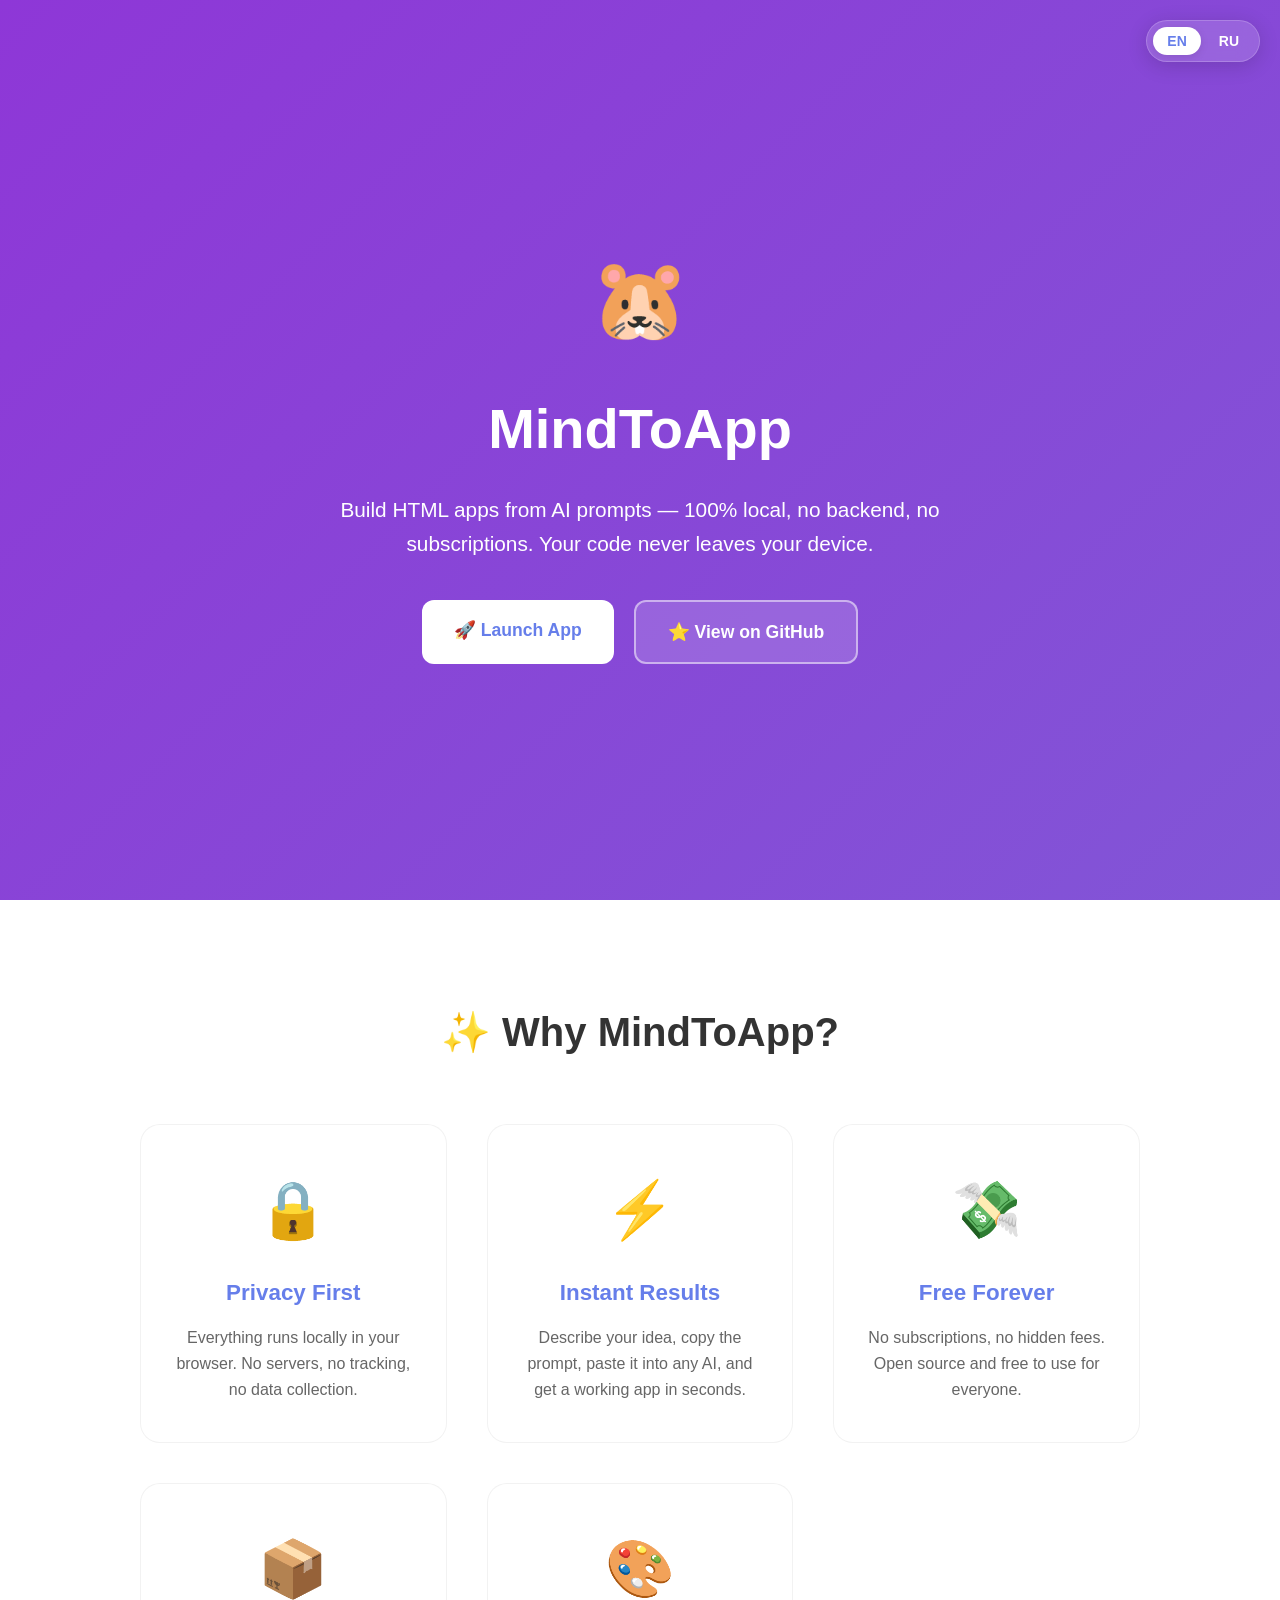
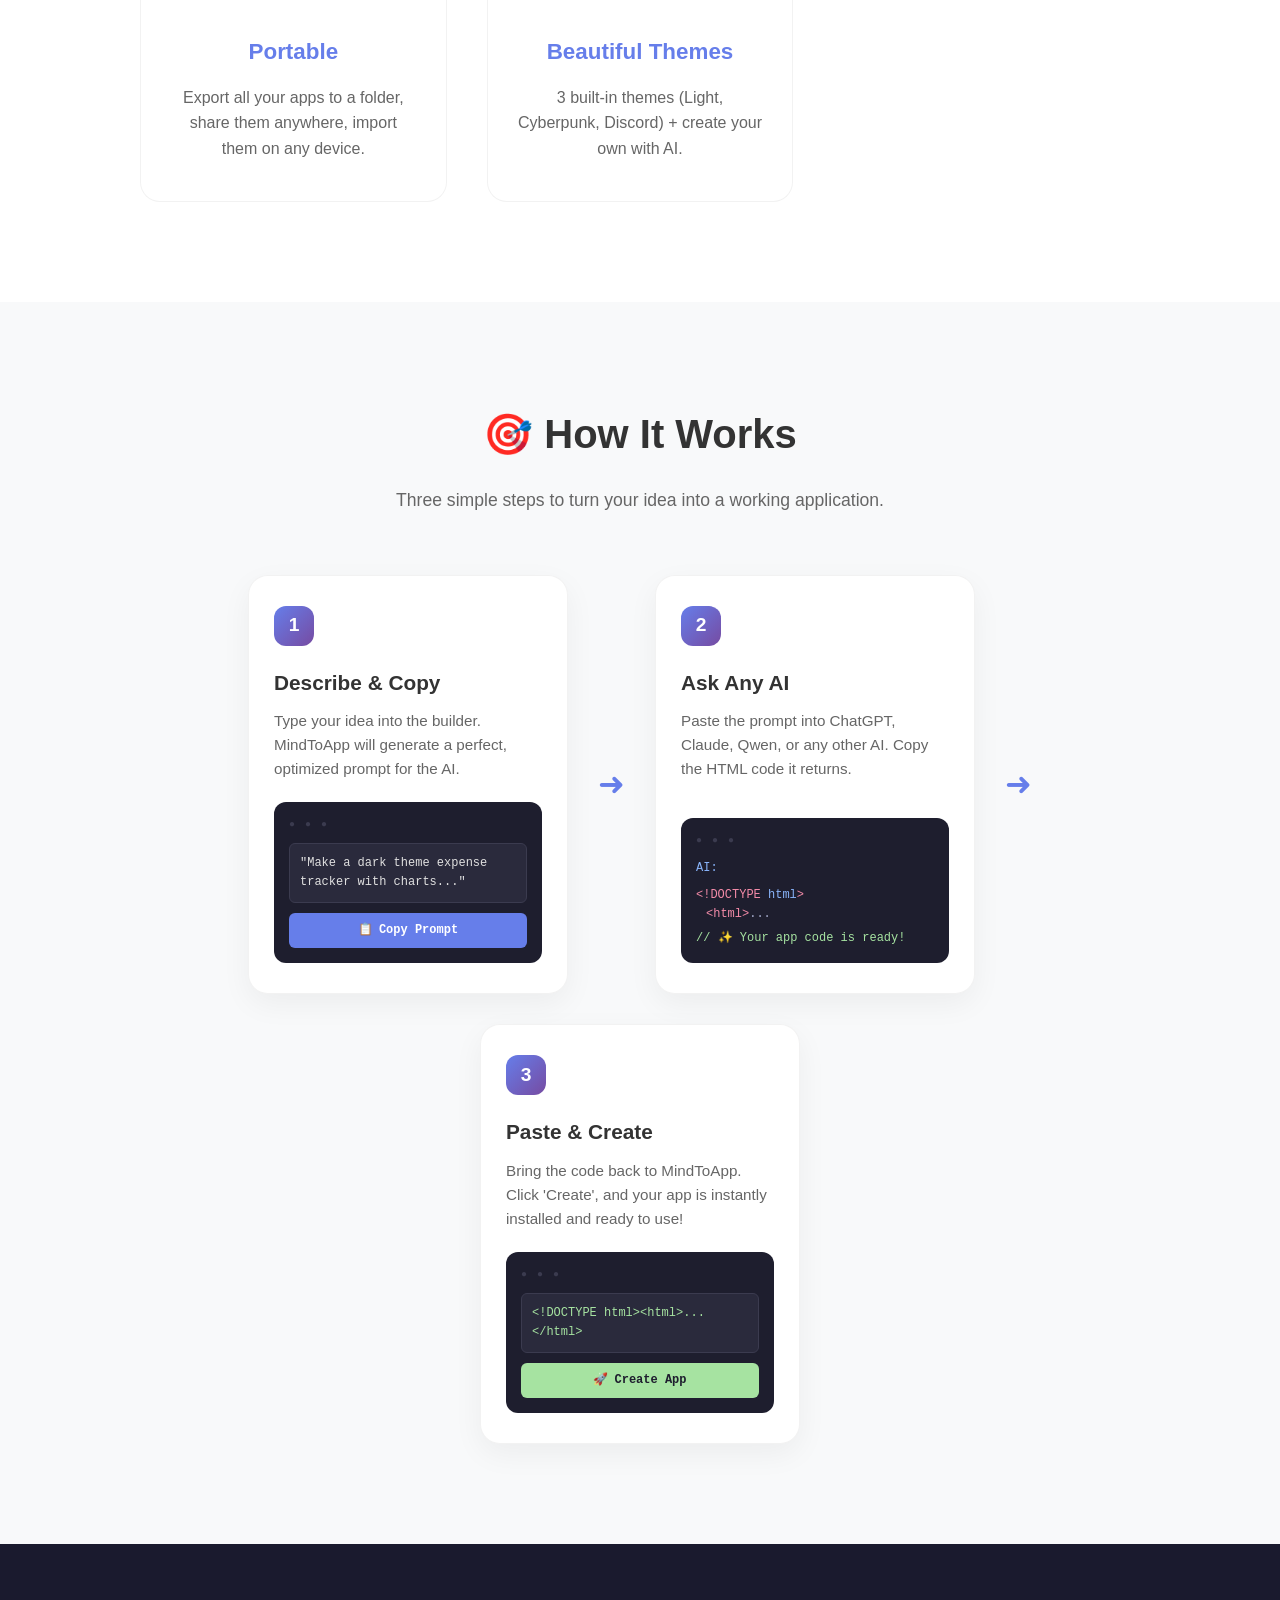
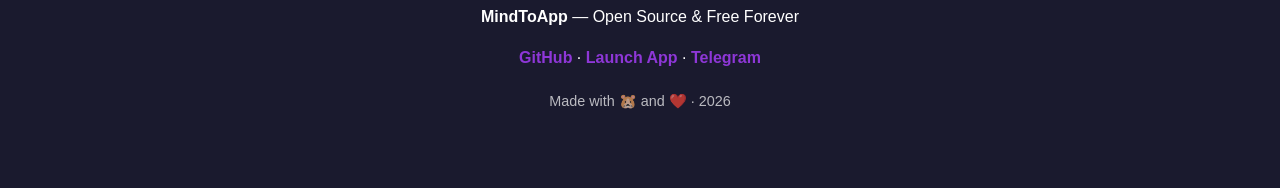
<file: index.html>
<!DOCTYPE html>
<html lang="en">
<head>
  <meta charset="UTF-8">
  <meta name="viewport" content="width=device-width, initial-scale=1.0">
  <title>MindToApp — Build HTML Apps from AI Prompts</title>
  <meta name="description" content="A local-first PWA platform to create, manage and run HTML apps using AI. No backend, no subscriptions.">
  <style>
    * { margin: 0; padding: 0; box-sizing: border-box; }
    
    body {
      font-family: -apple-system, BlinkMacSystemFont, 'Segoe UI', Roboto, sans-serif;
      background: linear-gradient(-45deg, #667eea, #764ba2, #6B8DD6, #8E37D7);
      background-size: 400% 400%;
      animation: gradientBG 15s ease infinite;
      color: #333;
      line-height: 1.6;
      overflow-x: hidden;
    }

    @keyframes gradientBG {
      0% { background-position: 0% 50%; }
      50% { background-position: 100% 50%; }
      100% { background-position: 0% 50%; }
    }
    
    .lang-switcher {
      position: fixed;
      top: 20px;
      right: 20px;
      z-index: 1000;
      background: rgba(255, 255, 255, 0.15);
      backdrop-filter: blur(10px);
      -webkit-backdrop-filter: blur(10px);
      border-radius: 30px;
      padding: 6px;
      display: flex;
      gap: 4px;
      box-shadow: 0 4px 20px rgba(0, 0, 0, 0.15);
      border: 1px solid rgba(255, 255, 255, 0.2);
      animation: fadeInDown 0.8s ease-out;
    }
    
    .lang-btn {
      background: transparent;
      border: none;
      color: white;
      padding: 6px 14px;
      border-radius: 20px;
      cursor: pointer;
      font-size: 14px;
      font-weight: 600;
      transition: all 0.3s cubic-bezier(0.4, 0, 0.2, 1);
    }
    
    .lang-btn:hover { background: rgba(255, 255, 255, 0.25); transform: scale(1.05); }
    .lang-btn.active { background: white; color: #667eea; box-shadow: 0 2px 8px rgba(0,0,0,0.1); }
    
    .container { max-width: 1200px; margin: 0 auto; padding: 0 20px; }
    
    .hero {
      min-height: 100vh;
      display: flex;
      align-items: center;
      justify-content: center;
      text-align: center;
      color: white;
      padding: 40px 20px;
    }
    
    .hero-content .emoji {
      font-size: 5rem;
      margin-bottom: 20px;
      display: block;
      animation: float 3s ease-in-out infinite, fadeIn 1s ease-out;
    }

    @keyframes float {
      0%, 100% { transform: translateY(0); }
      50% { transform: translateY(-15px); }
    }
    
    .hero-content h1 {
      font-size: 3.5rem;
      margin-bottom: 20px;
      font-weight: 800;
      opacity: 0;
      animation: fadeInUp 0.8s ease-out 0.2s forwards;
    }
    
    .hero-content p {
      font-size: 1.3rem;
      margin-bottom: 40px;
      opacity: 0;
      animation: fadeInUp 0.8s ease-out 0.4s forwards;
      max-width: 700px;
      margin-left: auto;
      margin-right: auto;
    }
    
    .cta-buttons {
      display: flex;
      gap: 20px;
      justify-content: center;
      flex-wrap: wrap;
      opacity: 0;
      animation: fadeInUp 0.8s ease-out 0.6s forwards;
    }
    
    .btn {
      padding: 16px 32px;
      border-radius: 12px;
      font-size: 1.1rem;
      font-weight: 600;
      text-decoration: none;
      transition: all 0.3s cubic-bezier(0.4, 0, 0.2, 1);
      display: inline-block;
    }
    
    .btn-primary { background: white; color: #667eea; }
    .btn-primary:hover { transform: translateY(-3px); box-shadow: 0 15px 35px rgba(0,0,0,0.2); }
    
    .btn-secondary {
      background: rgba(255,255,255,0.15);
      color: white;
      border: 2px solid rgba(255,255,255,0.5);
      backdrop-filter: blur(5px);
    }
    .btn-secondary:hover { background: rgba(255,255,255,0.25); border-color: white; transform: translateY(-3px); }
    
    .features { background: white; padding: 100px 20px; }
    .features h2 { text-align: center; font-size: 2.5rem; margin-bottom: 60px; color: #333; }
    
    .features-grid {
      display: grid;
      grid-template-columns: repeat(auto-fit, minmax(280px, 1fr));
      gap: 40px;
      max-width: 1000px;
      margin: 0 auto;
    }
    
    .feature-card {
      text-align: center;
      padding: 40px 30px;
      border-radius: 20px;
      background: #fff;
      border: 1px solid rgba(0,0,0,0.05);
      transition: all 0.4s cubic-bezier(0.4, 0, 0.2, 1);
      opacity: 0;
      transform: translateY(40px);
    }
    .feature-card.visible { opacity: 1; transform: translateY(0); }
    .feature-card:hover { transform: translateY(-10px); box-shadow: 0 20px 40px rgba(102, 126, 234, 0.15); }
    
    .feature-icon { font-size: 3.5rem; margin-bottom: 20px; display: inline-block; transition: transform 0.3s ease; }
    .feature-card:hover .feature-icon { transform: scale(1.15) rotate(5deg); }
    .feature-card h3 { font-size: 1.4rem; margin-bottom: 15px; color: #667eea; }
    .feature-card p { color: #666; font-size: 1rem; line-height: 1.6; }
    
    /* ==========================================
       НОВАЯ СЕКЦИЯ: ВИЗУАЛЬНАЯ СХЕМА (WORKFLOW)
       ========================================== */
    .workflow-section {
      background: #f8f9fa;
      padding: 100px 20px;
    }
    .workflow-section h2 {
      text-align: center;
      font-size: 2.5rem;
      margin-bottom: 20px;
      color: #333;
    }
    .workflow-subtitle {
      text-align: center;
      color: #666;
      font-size: 1.1rem;
      margin-bottom: 60px;
      max-width: 600px;
      margin-left: auto;
      margin-right: auto;
    }

    .workflow-grid {
      display: flex;
      justify-content: center;
      align-items: stretch;
      gap: 30px;
      max-width: 1100px;
      margin: 0 auto;
      flex-wrap: wrap;
    }

    .workflow-card {
      background: white;
      border-radius: 20px;
      padding: 30px 25px;
      width: 320px;
      box-shadow: 0 10px 30px rgba(0,0,0,0.05);
      border: 1px solid rgba(0,0,0,0.05);
      transition: all 0.4s ease;
      opacity: 0;
      transform: translateY(30px);
      display: flex;
      flex-direction: column;
    }
    .workflow-card.visible { opacity: 1; transform: translateY(0); }
    .workflow-card:hover { transform: translateY(-8px); box-shadow: 0 20px 40px rgba(102, 126, 234, 0.15); }

    .workflow-step-num {
      width: 40px;
      height: 40px;
      background: linear-gradient(135deg, #667eea, #764ba2);
      color: white;
      border-radius: 12px;
      display: flex;
      align-items: center;
      justify-content: center;
      font-weight: bold;
      font-size: 1.2rem;
      margin-bottom: 20px;
    }

    .workflow-card h3 { font-size: 1.3rem; margin-bottom: 10px; color: #333; }
    .workflow-card p { color: #666; font-size: 0.95rem; margin-bottom: 20px; }

    /* Mock UI Elements inside cards */
    .mock-ui {
      background: #1e1e2e;
      border-radius: 12px;
      padding: 15px;
      margin-top: auto;
      font-family: 'Courier New', monospace;
      font-size: 12px;
      color: #a6accd;
      position: relative;
      overflow: hidden;
    }
    .mock-ui::before {
      content: '● ● ●';
      color: #3b3b4f;
      font-size: 10px;
      letter-spacing: 2px;
      display: block;
      margin-bottom: 10px;
    }
    .mock-textarea {
      background: #2a2a3c;
      border: 1px solid #3b3b4f;
      border-radius: 6px;
      padding: 10px;
      color: #e0e0e0;
      margin-bottom: 10px;
      min-height: 60px;
    }
    .mock-btn {
      background: #667eea;
      color: white;
      border: none;
      padding: 8px 16px;
      border-radius: 6px;
      font-size: 12px;
      font-weight: bold;
      width: 100%;
      cursor: default;
      display: flex;
      align-items: center;
      justify-content: center;
      gap: 6px;
    }
    .mock-code { color: #a6e3a1; }
    .mock-tag { color: #f38ba8; }
    .mock-attr { color: #89b4fa; }
    
    .arrow-connector {
      display: flex;
      align-items: center;
      justify-content: center;
      font-size: 2rem;
      color: #667eea;
      animation: pulseArrow 1.5s infinite;
      align-self: center;
    }
    @keyframes pulseArrow {
      0%, 100% { opacity: 0.4; transform: translateX(0); }
      50% { opacity: 1; transform: translateX(8px); }
    }

    footer { background: #1a1a2e; color: white; text-align: center; padding: 60px 20px; }
    footer p { margin-bottom: 15px; }
    footer a { color: #8E37D7; text-decoration: none; font-weight: 600; transition: color 0.3s ease; }
    footer a:hover { color: #a855f7; text-decoration: underline; }
    
    @keyframes fadeIn { from { opacity: 0; } to { opacity: 1; } }
    @keyframes fadeInDown { from { opacity: 0; transform: translateY(-20px); } to { opacity: 1; transform: translateY(0); } }
    @keyframes fadeInUp { from { opacity: 0; transform: translateY(30px); } to { opacity: 1; transform: translateY(0); } }
    
    @media (max-width: 900px) {
      .workflow-grid { flex-direction: column; align-items: center; }
      .arrow-connector { transform: rotate(90deg); margin: 10px 0; animation: pulseArrowDown 1.5s infinite; }
      @keyframes pulseArrowDown {
        0%, 100% { opacity: 0.4; transform: rotate(90deg) translateX(0); }
        50% { opacity: 1; transform: rotate(90deg) translateX(8px); }
      }
      .hero-content h1 { font-size: 2.5rem; }
      .hero-content p { font-size: 1.1rem; }
      .lang-switcher { top: 10px; right: 10px; }
    }
  </style>

    <script type="application/json" id="manifest">{"id":"wE6Z4r4U8ZQilPLnTyy3","name":"DFtVl1jBdQ","icon":"📱","description":"no description"}</script>
  </head>
<body>
  <div class="lang-switcher">
    <button class="lang-btn" data-lang="en">EN</button>
    <button class="lang-btn" data-lang="ru">RU</button>
  </div>

  <section class="hero">
    <div class="hero-content">
      <span class="emoji">🐹</span>
      <h1 data-i18n="title">MindToApp</h1>
      <p data-i18n="subtitle">Build HTML apps from AI prompts — 100% local, no backend, no subscriptions. Your code never leaves your device.</p>
      <div class="cta-buttons">
        <a href="core/" class="btn btn-primary" data-i18n="launch">🚀 Launch App</a>
        <a href="https://github.com/e3Dr8nj/MindToApp" class="btn btn-secondary" data-i18n="github">⭐ View on GitHub</a>
      </div>
    </div>
  </section>

  <section class="features">
    <div class="container">
      <h2 data-i18n="featuresTitle">✨ Why MindToApp?</h2>
      <div class="features-grid">
        <div class="feature-card reveal">
          <div class="feature-icon">🔒</div>
          <h3 data-i18n="f1Title">Privacy First</h3>
          <p data-i18n="f1Desc">Everything runs locally in your browser. No servers, no tracking, no data collection.</p>
        </div>
        <div class="feature-card reveal">
          <div class="feature-icon">⚡</div>
          <h3 data-i18n="f2Title">Instant Results</h3>
          <p data-i18n="f2Desc">Describe your idea, copy the prompt, paste it into any AI, and get a working app in seconds.</p>
        </div>
        <div class="feature-card reveal">
          <div class="feature-icon">💸</div>
          <h3 data-i18n="f3Title">Free Forever</h3>
          <p data-i18n="f3Desc">No subscriptions, no hidden fees. Open source and free to use for everyone.</p>
        </div>
        <div class="feature-card reveal">
          <div class="feature-icon">📦</div>
          <h3 data-i18n="f4Title">Portable</h3>
          <p data-i18n="f4Desc">Export all your apps to a folder, share them anywhere, import them on any device.</p>
        </div>
        <div class="feature-card reveal">
          <div class="feature-icon">🎨</div>
          <h3 data-i18n="f5Title">Beautiful Themes</h3>
          <p data-i18n="f5Desc">3 built-in themes (Light, Cyberpunk, Discord) + create your own with AI.</p>
        </div>
        <div class="feature-card reveal">
          <div class="feature-icon">📱</div>
          <h3 data-i18n="f6Title">PWA Ready</h3>
          <p data-i18n="f6Desc">Install as a desktop app. Works offline after first load. No app store needed.</p>
        </div>
      </div>
    </div>
  </section>

  <!-- НОВАЯ СЕКЦИЯ: ВИЗУАЛЬНАЯ СХЕМА -->
  <section class="workflow-section">
    <div class="container">
      <h2 data-i18n="workflowTitle">🎯 How It Works</h2>
      <p class="workflow-subtitle" data-i18n="workflowSubtitle">Three simple steps to turn your idea into a working application.</p>
      
      <div class="workflow-grid">
        <!-- Шаг 1 -->
        <div class="workflow-card reveal">
          <div class="workflow-step-num">1</div>
          <h3 data-i18n="w1Title">Describe & Copy</h3>
          <p data-i18n="w1Desc">Type your idea into the builder. MindToApp will generate a perfect, optimized prompt for the AI.</p>
          <div class="mock-ui">
            <div class="mock-textarea" data-i18n="mockIdea">"Make a dark theme expense tracker with charts..."</div>
            <div class="mock-btn">📋 <span data-i18n="mockCopyBtn">Copy Prompt</span></div>
          </div>
        </div>

        <div class="arrow-connector">➜</div>

        <!-- Шаг 2 -->
        <div class="workflow-card reveal">
          <div class="workflow-step-num">2</div>
          <h3 data-i18n="w2Title">Ask Any AI</h3>
          <p data-i18n="w2Desc">Paste the prompt into ChatGPT, Claude, Qwen, or any other AI. Copy the HTML code it returns.</p>
          <div class="mock-ui">
            <div style="margin-bottom: 8px; color: #89b4fa;">AI:</div>
            <div><span class="mock-tag">&lt;!DOCTYPE</span> <span class="mock-attr">html</span><span class="mock-tag">&gt;</span></div>
            <div style="padding-left: 10px;"><span class="mock-tag">&lt;html&gt;</span>...</div>
            <div class="mock-code" style="margin-top: 5px;">// ✨ Your app code is ready!</div>
          </div>
        </div>

        <div class="arrow-connector">➜</div>

        <!-- Шаг 3 -->
        <div class="workflow-card reveal">
          <div class="workflow-step-num">3</div>
          <h3 data-i18n="w3Title">Paste & Create</h3>
          <p data-i18n="w3Desc">Bring the code back to MindToApp. Click "Create", and your app is instantly installed and ready to use!</p>
          <div class="mock-ui">
            <div class="mock-textarea" style="color: #a6e3a1;">&lt;!DOCTYPE html&gt;&lt;html&gt;...&lt;/html&gt;</div>
            <div class="mock-btn" style="background: #a6e3a1; color: #1e1e2e;">🚀 <span data-i18n="mockCreateBtn">Create App</span></div>
          </div>
        </div>
      </div>
    </div>
  </section>

  <footer>
    <div class="container">
      <p><strong data-i18n="footerTitle">MindToApp</strong> — <span data-i18n="footerDesc">Open Source & Free Forever</span></p>
      <p>
        <a href="https://github.com/e3Dr8nj/MindToApp" data-i18n="footerGithub">GitHub</a> · 
        <a href="core/" data-i18n="footerLaunch">Launch App</a> · 
        <a href="https://t.me/H9Skd8" data-i18n="footerTelegram">Telegram</a>
      </p>
      <p style="margin-top: 20px; opacity: 0.7; font-size: 0.9rem;" data-i18n="footerMade">
        Made with 🐹 and ❤️ · 2026
      </p>
    </div>
  </footer>

  <script>
    const translations = {
      en: {
        title: "MindToApp",
        subtitle: "Build HTML apps from AI prompts — 100% local, no backend, no subscriptions. Your code never leaves your device.",
        launch: "🚀 Launch App",
        github: "⭐ View on GitHub",
        featuresTitle: "✨ Why MindToApp?",
        f1Title: "Privacy First", f1Desc: "Everything runs locally in your browser. No servers, no tracking, no data collection.",
        f2Title: "Instant Results", f2Desc: "Describe your idea, copy the prompt, paste it into any AI, and get a working app in seconds.",
        f3Title: "Free Forever", f3Desc: "No subscriptions, no hidden fees. Open source and free to use for everyone.",
        f4Title: "Portable", f4Desc: "Export all your apps to a folder, share them anywhere, import them on any device.",
        f5Title: "Beautiful Themes", f5Desc: "3 built-in themes (Light, Cyberpunk, Discord) + create your own with AI.",
        f6Title: "PWA Ready", f6Desc: "Install as a desktop app. Works offline after first load. No app store needed.",
        workflowTitle: "🎯 How It Works",
        workflowSubtitle: "Three simple steps to turn your idea into a working application.",
        w1Title: "Describe & Copy",
        w1Desc: "Type your idea into the builder. MindToApp will generate a perfect, optimized prompt for the AI.",
        mockIdea: '"Make a dark theme expense tracker with charts..."',
        mockCopyBtn: "Copy Prompt",
        w2Title: "Ask Any AI",
        w2Desc: "Paste the prompt into ChatGPT, Claude, Qwen, or any other AI. Copy the HTML code it returns.",
        w3Title: "Paste & Create",
        w3Desc: "Bring the code back to MindToApp. Click 'Create', and your app is instantly installed and ready to use!",
        mockCreateBtn: "Create App",
        footerTitle: "MindToApp", footerDesc: "Open Source & Free Forever",
        footerGithub: "GitHub", footerLaunch: "Launch App", footerTelegram: "Telegram",
        footerMade: "Made with 🐹 and ❤️ · 2026"
      },
      ru: {
        title: "MindToApp",
        subtitle: "Создавайте HTML-приложения из AI-промптов — 100% локально, без сервера, без подписок. Ваш код не покидает устройство.",
        launch: "🚀 Запустить",
        github: "⭐ GitHub",
        featuresTitle: "✨ Почему MindToApp?",
        f1Title: "Приватность прежде всего", f1Desc: "Всё работает локально в вашем браузере. Никаких серверов, трекинга и сбора данных.",
        f2Title: "Мгновенный результат", f2Desc: "Опишите идею, скопируйте промпт, вставьте в любой AI — получите работающее приложение за секунды.",
        f3Title: "Бесплатно навсегда", f3Desc: "Никаких подписок и скрытых платежей. Открытый исходный код, свободное использование.",
        f4Title: "Портативность", f4Desc: "Экспортируйте все приложения в папку, делитесь ими где угодно, импортируйте на любом устройстве.",
        f5Title: "Красивые темы", f5Desc: "3 встроенные темы (Light, Cyberpunk, Discord) + создание своих через AI.",
        f6Title: "Готово к PWA", f6Desc: "Устанавливается как десктопное приложение. Работает офлайн после первой загрузки.",
        workflowTitle: "🎯 Как это работает",
        workflowSubtitle: "Три простых шага, чтобы превратить вашу идею в работающее приложение.",
        w1Title: "Опишите и скопируйте",
        w1Desc: "Введите идею в конструктор. MindToApp сгенерирует идеальный, оптимизированный промпт для нейросети.",
        mockIdea: '"Сделай трекер расходов с графиками в тёмной теме..."',
        mockCopyBtn: "Копировать промпт",
        w2Title: "Спросите любой AI",
        w2Desc: "Вставьте промпт в ChatGPT, Claude, Qwen или другой AI. Скопируйте возвращённый HTML-код.",
        w3Title: "Вставьте и создайте",
        w3Desc: "Верните код в MindToApp. Нажмите 'Создать', и ваше приложение мгновенно установлено и готово к работе!",
        mockCreateBtn: "Создать приложение",
        footerTitle: "MindToApp", footerDesc: "Открытый исходный код, бесплатно навсегда",
        footerGithub: "GitHub", footerLaunch: "Запустить", footerTelegram: "Telegram",
        footerMade: "Сделано с 🐹 и ❤️ · 2026"
      }
    };

    function applyLanguage(lang) {
      const dict = translations[lang] || translations.en;
      document.querySelectorAll('[data-i18n]').forEach(el => {
        const key = el.getAttribute('data-i18n');
        if (dict[key]) el.textContent = dict[key];
      });
      document.querySelectorAll('.lang-btn').forEach(btn => {
        btn.classList.toggle('active', btn.getAttribute('data-lang') === lang);
      });
      document.documentElement.lang = lang;
      localStorage.setItem('landingLang', lang);
    }

    document.querySelectorAll('.lang-btn').forEach(btn => {
      btn.addEventListener('click', () => applyLanguage(btn.getAttribute('data-lang')));
    });

    (function initLanguage() {
      const saved = localStorage.getItem('landingLang');
      if (saved && translations[saved]) { applyLanguage(saved); return; }
      applyLanguage((navigator.language || 'en').toLowerCase().startsWith('ru') ? 'ru' : 'en');
    })();

    document.addEventListener('DOMContentLoaded', () => {
      const observer = new IntersectionObserver((entries) => {
        entries.forEach((entry, index) => {
          if (entry.isIntersecting) {
            setTimeout(() => entry.target.classList.add('visible'), index * 150);
            observer.unobserve(entry.target);
          }
        });
      }, { threshold: 0.15 });

      document.querySelectorAll('.reveal').forEach(el => observer.observe(el));
    });
  </script>
</body>
</html>
</file>
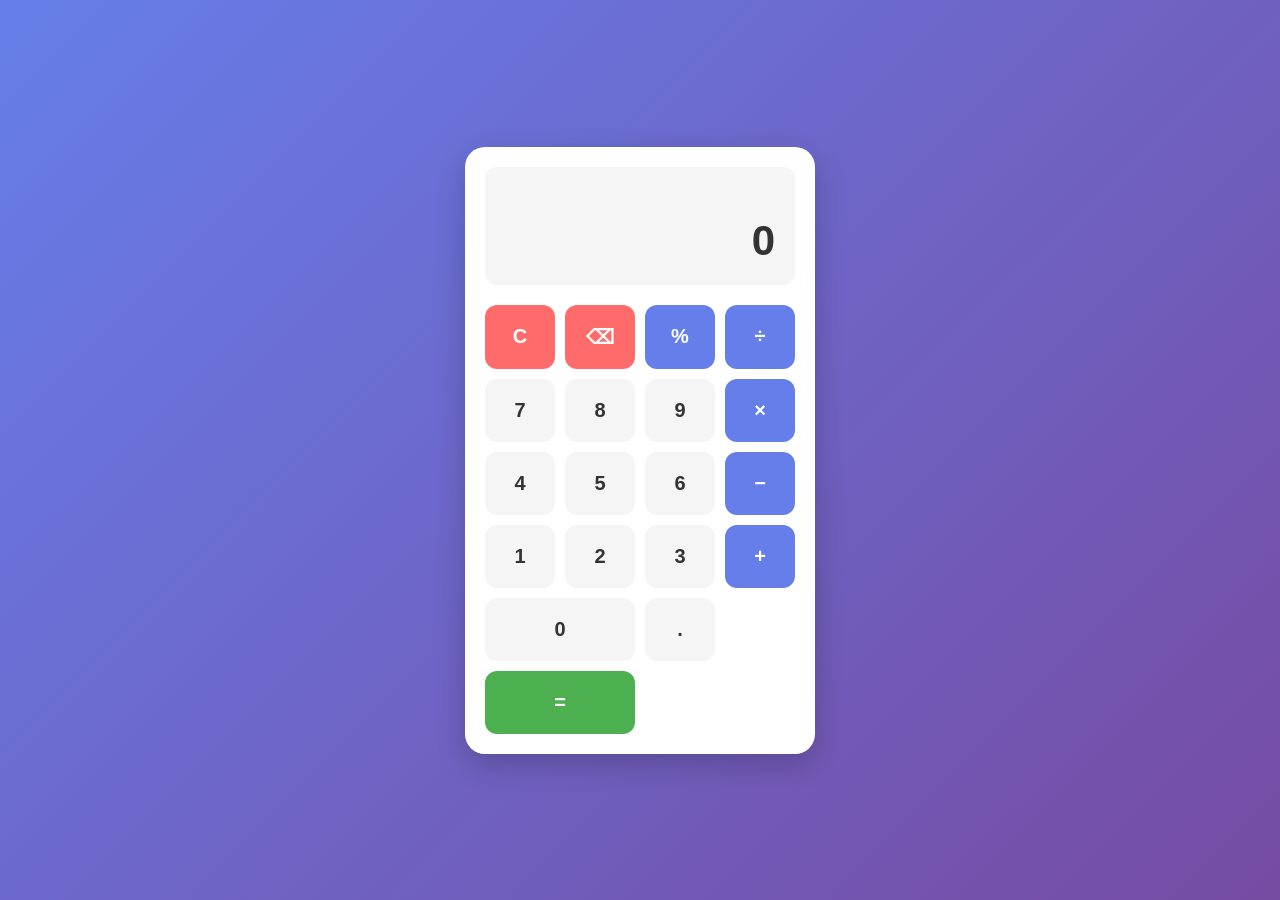
<file: modules/calculator/index.html>
<!DOCTYPE html>
<html lang="ru">
<head>
  <meta charset="UTF-8">
  <meta name="viewport" content="width=device-width, initial-scale=1.0">
  <title>Калькулятор</title>
  
  <script type="application/json" id="manifest">
  {
    "id": "calculator",
    "name": "Калькулятор",
    "icon": "🧮",
    "description": "Быстрые математические вычисления https://e3dr8nj.github.io/MindToApp",
    "info":"https://e3dr8nj.github.io/MindToApp"
  }
  </script>
  
  <style>
    * {
      margin: 0;
      padding: 0;
      box-sizing: border-box;
    }
    
    body {
      font-family: -apple-system, BlinkMacSystemFont, 'Segoe UI', Roboto, sans-serif;
      background: linear-gradient(135deg, #667eea 0%, #764ba2 100%);
      min-height: 100vh;
      display: flex;
      justify-content: center;
      align-items: center;
      padding: 20px;
    }
    
    .calculator {
      background: white;
      border-radius: 20px;
      padding: 20px;
      box-shadow: 0 10px 30px rgba(0, 0, 0, 0.2);
      max-width: 350px;
      width: 100%;
    }
    
    .display {
      background: #f5f5f5;
      border-radius: 12px;
      padding: 20px;
      margin-bottom: 20px;
      text-align: right;
      min-height: 100px;
      display: flex;
      flex-direction: column;
      justify-content: flex-end;
    }
    
    .display-expression {
      font-size: 16px;
      color: #999;
      margin-bottom: 10px;
      min-height: 20px;
      word-wrap: break-word;
    }
    
    .display-result {
      font-size: 42px;
      font-weight: bold;
      color: #333;
      word-wrap: break-word;
    }
    
    .buttons {
      display: grid;
      grid-template-columns: repeat(4, 1fr);
      gap: 10px;
    }
    
    .btn {
      padding: 20px;
      border: none;
      border-radius: 12px;
      font-size: 20px;
      font-weight: 600;
      cursor: pointer;
      transition: all 0.2s;
      background: #e0e0e0;
      color: #333;
    }
    
    .btn:hover {
      transform: translateY(-2px);
      box-shadow: 0 4px 8px rgba(0, 0, 0, 0.15);
    }
    
    .btn:active {
      transform: translateY(0);
    }
    
    .btn-number {
      background: #f5f5f5;
    }
    
    .btn-number:hover {
      background: #e8e8e8;
    }
    
    .btn-operator {
      background: #667eea;
      color: white;
    }
    
    .btn-operator:hover {
      background: #5568d3;
    }
    
    .btn-function {
      background: #ff6b6b;
      color: white;
    }
    
    .btn-function:hover {
      background: #ff5252;
    }
    
    .btn-equals {
      background: #4CAF50;
      color: white;
      grid-column: span 2;
    }
    
    .btn-equals:hover {
      background: #45a049;
    }
    
    .btn-zero {
      grid-column: span 2;
    }
    
    @media (max-width: 400px) {
      .btn {
        padding: 15px;
        font-size: 18px;
      }
      
      .display-result {
        font-size: 36px;
      }
    }
  </style>
</head>
<body>
  <div class="calculator">
    <div class="display">
      <div class="display-expression" id="expression"></div>
      <div class="display-result" id="result">0</div>
    </div>
    <div class="buttons">
      <button class="btn btn-function" data-action="clear">C</button>
      <button class="btn btn-function" data-action="backspace">⌫</button>
      <button class="btn btn-operator" data-action="operator" data-value="%">%</button>
      <button class="btn btn-operator" data-action="operator" data-value="/">÷</button>
      
      <button class="btn btn-number" data-action="number" data-value="7">7</button>
      <button class="btn btn-number" data-action="number" data-value="8">8</button>
      <button class="btn btn-number" data-action="number" data-value="9">9</button>
      <button class="btn btn-operator" data-action="operator" data-value="*">×</button>
      
      <button class="btn btn-number" data-action="number" data-value="4">4</button>
      <button class="btn btn-number" data-action="number" data-value="5">5</button>
      <button class="btn btn-number" data-action="number" data-value="6">6</button>
      <button class="btn btn-operator" data-action="operator" data-value="-">−</button>
      
      <button class="btn btn-number" data-action="number" data-value="1">1</button>
      <button class="btn btn-number" data-action="number" data-value="2">2</button>
      <button class="btn btn-number" data-action="number" data-value="3">3</button>
      <button class="btn btn-operator" data-action="operator" data-value="+">+</button>
      
      <button class="btn btn-number btn-zero" data-action="number" data-value="0">0</button>
      <button class="btn btn-number" data-action="decimal">.</button>
      <button class="btn btn-equals" data-action="calculate">=</button>
    </div>
  </div>
  
  <script>
    let currentInput = '0';
    let previousInput = '';
    let operation = null;
    let shouldResetDisplay = false;
    
    const displayResult = document.getElementById('result');
    const displayExpression = document.getElementById('expression');
    const buttons = document.querySelectorAll('.btn');
    
    updateDisplay();
    
    buttons.forEach(button => {
      button.addEventListener('click', () => {
        const action = button.dataset.action;
        const value = button.dataset.value;
        
        switch (action) {
          case 'number':
            handleNumber(value);
            break;
          case 'operator':
            handleOperator(value);
            break;
          case 'decimal':
            handleDecimal();
            break;
          case 'calculate':
            calculate();
            break;
          case 'clear':
            clear();
            break;
          case 'backspace':
            backspace();
            break;
        }
      });
    });
    
    function handleNumber(num) {
      if (shouldResetDisplay) {
        currentInput = num;
        shouldResetDisplay = false;
      } else {
        currentInput = currentInput === '0' ? num : currentInput + num;
      }
      updateDisplay();
    }
    
    function handleDecimal() {
      if (shouldResetDisplay) {
        currentInput = '0.';
        shouldResetDisplay = false;
      } else if (!currentInput.includes('.')) {
        currentInput += '.';
      }
      updateDisplay();
    }
    
    function handleOperator(op) {
      if (operation && !shouldResetDisplay) {
        calculate();
      }
      
      previousInput = currentInput;
      operation = op;
      shouldResetDisplay = true;
      
      const operatorSymbol = {
        '+': '+',
        '-': '−',
        '*': '×',
        '/': '÷',
        '%': '%'
      }[op];
      
      displayExpression.textContent = `${previousInput} ${operatorSymbol}`;
    }
    
    function calculate() {
      if (!operation || shouldResetDisplay) return;
      
      const prev = parseFloat(previousInput);
      const current = parseFloat(currentInput);
      let result;
      
      switch (operation) {
        case '+':
          result = prev + current;
          break;
        case '-':
          result = prev - current;
          break;
        case '*':
          result = prev * current;
          break;
        case '/':
          result = current === 0 ? 'Ошибка' : prev / current;
          break;
        case '%':
          result = prev % current;
          break;
      }
      
      if (result === 'Ошибка') {
        currentInput = 'Ошибка';
      } else {
        currentInput = String(Math.round(result * 100000000) / 100000000);
      }
      
      operation = null;
      previousInput = '';
      shouldResetDisplay = true;
      displayExpression.textContent = '';
      updateDisplay();
    }
    
    function clear() {
      currentInput = '0';
      previousInput = '';
      operation = null;
      shouldResetDisplay = false;
      displayExpression.textContent = '';
      updateDisplay();
    }
    
    function backspace() {
      if (shouldResetDisplay || currentInput === 'Ошибка') {
        clear();
        return;
      }
      
      currentInput = currentInput.slice(0, -1) || '0';
      updateDisplay();
    }
    
    function updateDisplay() {
      displayResult.textContent = currentInput;
    }
    
    document.addEventListener('keydown', (e) => {
      if (e.key >= '0' && e.key <= '9') handleNumber(e.key);
      else if (e.key === '.') handleDecimal();
      else if (e.key === '+' || e.key === '-' || e.key === '*' || e.key === '/' || e.key === '%') handleOperator(e.key);
      else if (e.key === 'Enter' || e.key === '=') calculate();
      else if (e.key === 'Escape') clear();
      else if (e.key === 'Backspace') backspace();
    });
  </script>
</body>

</html>
</file>
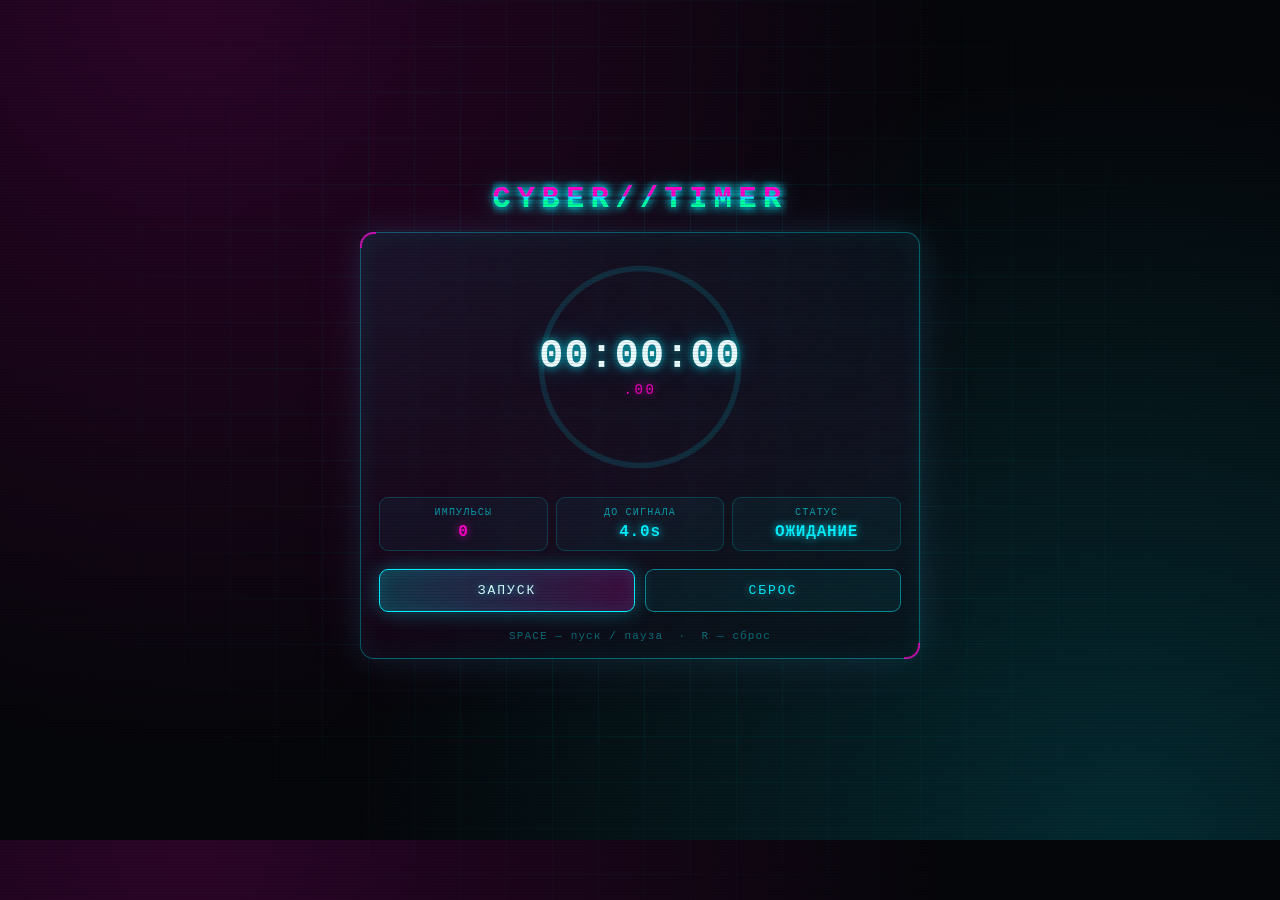
<file: modules/cyber-timer-738421/index.html>
<!DOCTYPE html>
<html lang="ru">
<head>
<meta charset="UTF-8">
<meta name="viewport" content="width=device-width, initial-scale=1.0, viewport-fit=cover">
<meta name="theme-color" content="#05060a">
<title>CYBER//TIMER</title>
<script type="application/json" id="manifest">{"id":"cyber-timer-738421","name":"Cyber Timer","icon":"⏱️","description":"Киберпанк-таймер: импульс каждые 4 секунды, работает в фоне"}</script>
<style>
  *,*::before,*::after{box-sizing:border-box}

  html{-webkit-text-size-adjust:100%}

  body{
    min-height: calc(100vh - 60px);
    margin: 0;
    padding: 18px 14px;
    display: flex;
    align-items: center;
    justify-content: center;
    font-family: "Courier New", ui-monospace, SFMono-Regular, Menlo, Consolas, monospace;
    color: #cdeeff;
    background:
      radial-gradient(circle at 15% 0%, rgba(255,0,200,.16), transparent 55%),
      radial-gradient(circle at 88% 100%, rgba(0,240,255,.16), transparent 55%),
      #05060a;
    overflow-x: hidden;
    position: relative;
    -webkit-tap-highlight-color: transparent;
  }

  /* ── фоновая сетка ── */
  .grid-overlay{
    position: fixed; inset: 0; pointer-events: none; z-index: 0;
    background-image:
      linear-gradient(rgba(0,240,255,.075) 1px, transparent 1px),
      linear-gradient(90deg, rgba(0,240,255,.075) 1px, transparent 1px);
    background-size: 46px 46px;
    -webkit-mask-image: radial-gradient(circle at 50% 45%, #000 15%, transparent 78%);
    mask-image: radial-gradient(circle at 50% 45%, #000 15%, transparent 78%);
  }

  /* ── сканлайны ── */
  .scanlines{
    position: fixed; inset: 0; pointer-events: none; z-index: 60;
    background: repeating-linear-gradient(to bottom,
      rgba(0,0,0,.22) 0 1px, transparent 1px 3px);
    opacity: .5;
  }

  /* ── вспышка при импульсе ── */
  body.flash::after{
    content: "";
    position: fixed; inset: 0; pointer-events: none; z-index: 55;
    background: radial-gradient(circle at 50% 50%, rgba(0,240,255,.30), transparent 62%);
    animation: flashOut .3s ease-out forwards;
  }
  @keyframes flashOut{ from{opacity:1} to{opacity:0} }

  /* ── контейнер ── */
  .app{
    position: relative; z-index: 1;
    width: 100%; max-width: 520px;
    display: flex; flex-direction: column;
    gap: 16px; align-items: center;
  }

  /* ── заголовок ── */
  .title{
    position: relative;
    margin: 0;
    font-size: clamp(19px, 5.6vw, 30px);
    letter-spacing: .22em;
    font-weight: 700;
    color: #00f0ff;
    text-align: center;
    text-shadow: 0 0 8px rgba(0,240,255,.9), 0 0 24px rgba(0,240,255,.45);
    animation: titlePulse 3.4s ease-in-out infinite;
  }
  @keyframes titlePulse{
    0%,100%{ text-shadow: 0 0 8px rgba(0,240,255,.9), 0 0 24px rgba(0,240,255,.45); }
    50%    { text-shadow: 0 0 12px rgba(0,240,255,1), 0 0 38px rgba(255,0,200,.55); }
  }
  .title::before,.title::after{
    content: attr(data-text);
    position: absolute; left: 0; top: 0; width: 100%;
    pointer-events: none;
  }
  .title::before{
    color: #ff00c8; clip-path: inset(0 0 56% 0);
    animation: glitchA 3.2s steps(1) infinite;
  }
  .title::after{
    color: #00ff9d; clip-path: inset(54% 0 0 0);
    animation: glitchB 2.7s steps(1) infinite;
  }
  @keyframes glitchA{
    0%,90%{ transform: translate(0,0); opacity: 0; }
    91%{ transform: translate(-3px,-2px); opacity: .85; }
    95%{ transform: translate(2px,1px); opacity: .85; }
    99%,100%{ opacity: 0; }
  }
  @keyframes glitchB{
    0%,87%{ transform: translate(0,0); opacity: 0; }
    88%{ transform: translate(3px,2px); opacity: .8; }
    93%{ transform: translate(-2px,-1px); opacity: .8; }
    98%,100%{ opacity: 0; }
  }

  /* ── панель ── */
  .panel{
    width: 100%;
    position: relative;
    padding: 22px 18px 16px;
    display: flex; flex-direction: column;
    align-items: center; gap: 18px;
    border: 1px solid rgba(0,240,255,.35);
    border-radius: 14px;
    background: linear-gradient(160deg, rgba(0,240,255,.07), rgba(255,0,200,.05) 60%, rgba(10,12,20,.4));
    box-shadow:
      inset 0 0 26px rgba(0,240,255,.07),
      0 0 30px rgba(0,240,255,.12),
      0 0 70px rgba(255,0,200,.07);
    -webkit-backdrop-filter: blur(4px);
    backdrop-filter: blur(4px);
    transition: box-shadow .18s ease, border-color .18s ease;
  }
  body.flash .panel{
    border-color: rgba(0,240,255,.95);
    box-shadow:
      inset 0 0 40px rgba(0,240,255,.22),
      0 0 46px rgba(0,240,255,.55),
      0 0 90px rgba(255,0,200,.25);
  }
  .panel::before,.panel::after{
    content: ""; position: absolute; width: 16px; height: 16px;
    border: 2px solid rgba(255,0,200,.75); pointer-events: none;
  }
  .panel::before{ top: -1px; left: -1px; border-right: 0; border-bottom: 0; border-radius: 14px 0 0 0; }
  .panel::after { bottom: -1px; right: -1px; border-left: 0; border-top: 0; border-radius: 0 0 14px 0; }

  /* ── кольцо + время ── */
  .ring-wrap{
    position: relative;
    width: min(66vw, 224px);
    aspect-ratio: 1 / 1;
    display: grid; place-items: center;
  }
  .ring{
    position: absolute; inset: 0;
    width: 100%; height: 100%;
    transform: rotate(-90deg);
    overflow: visible;
  }
  .ring circle{
    fill: none;
    stroke-width: 5;
    stroke-linecap: round;
  }
  .ring-bg{ stroke: rgba(0,240,255,.13); }
  .ring-fg{
    stroke: url(#ringGrad);
    filter: drop-shadow(0 0 6px rgba(0,240,255,.75));
  }

  .time{
    position: relative; z-index: 2;
    text-align: center; line-height: 1;
    display: flex; flex-direction: column; align-items: center; gap: 6px;
  }
  .display{
    font-size: clamp(25px, 7.6vw, 40px);
    font-weight: 700;
    letter-spacing: .03em;
    font-variant-numeric: tabular-nums;
    color: #eafcff;
    text-shadow: 0 0 10px rgba(0,240,255,.85), 0 0 28px rgba(0,240,255,.35);
  }
  .ms{
    font-size: clamp(11px, 3vw, 14px);
    letter-spacing: .18em;
    color: rgba(255,0,200,.95);
    text-shadow: 0 0 8px rgba(255,0,200,.7);
    font-variant-numeric: tabular-nums;
  }

  /* ── статистика ── */
  .stats{
    width: 100%;
    display: grid;
    grid-template-columns: repeat(3, minmax(0,1fr));
    gap: 8px;
  }
  .stat{
    display: flex; flex-direction: column; align-items: center; gap: 5px;
    padding: 9px 4px;
    border: 1px solid rgba(0,240,255,.18);
    border-radius: 9px;
    background: rgba(0,240,255,.045);
    overflow: hidden;
  }
  .lbl{
    font-size: clamp(8px, 2.2vw, 10px);
    letter-spacing: .12em;
    color: rgba(0,240,255,.62);
    white-space: nowrap;
  }
  .val{
    font-size: clamp(12px, 3.6vw, 16px);
    font-weight: 700;
    letter-spacing: .05em;
    color: #ff00c8;
    text-shadow: 0 0 9px rgba(255,0,200,.75);
    font-variant-numeric: tabular-nums;
    white-space: nowrap;
  }
  .val.cyan{ color:#00f0ff; text-shadow:0 0 9px rgba(0,240,255,.8); }

  /* ── кнопки ── */
  .controls{
    width: 100%;
    display: flex; gap: 10px;
  }
  .btn{
    flex: 1 1 0; min-width: 0;
    padding: 13px 8px;
    font-family: inherit;
    font-size: clamp(11px, 3vw, 13px);
    letter-spacing: .15em;
    text-transform: uppercase;
    color: #00f0ff;
    background: rgba(0,240,255,.06);
    border: 1px solid rgba(0,240,255,.5);
    border-radius: 9px;
    cursor: pointer;
    text-shadow: 0 0 8px rgba(0,240,255,.6);
    transition: transform .12s ease, box-shadow .18s ease, background .18s ease, color .18s ease, border-color .18s ease;
    user-select: none;
  }
  .btn:hover{ background: rgba(0,240,255,.14); box-shadow: 0 0 18px rgba(0,240,255,.35); }
  .btn:active{ transform: scale(.97); }
  .btn:focus-visible{ outline: 2px solid rgba(255,0,200,.8); outline-offset: 2px; }

  .btn.primary{
    color: #d8ffff;
    border-color: #00f0ff;
    background: linear-gradient(100deg, rgba(0,240,255,.22), rgba(255,0,200,.20));
    box-shadow: 0 0 20px rgba(0,240,255,.35), inset 0 0 18px rgba(0,240,255,.12);
  }
  .btn.primary.on{
    color: #fff0fb;
    border-color: #ff00c8;
    background: linear-gradient(100deg, rgba(255,0,200,.28), rgba(0,240,255,.18));
    box-shadow: 0 0 22px rgba(255,0,200,.45), inset 0 0 18px rgba(255,0,200,.15);
    text-shadow: 0 0 9px rgba(255,0,200,.8);
  }

  .hint{
    margin: 0;
    font-size: clamp(9px, 2.4vw, 11px);
    letter-spacing: .1em;
    color: rgba(0,240,255,.42);
    text-align: center;
  }

  @media (max-width: 360px){
    .panel{ padding: 16px 12px 12px; gap: 14px; }
    .stats{ gap: 6px; }
  }
  @media (min-width: 720px){
    .app{ max-width: 560px; }
  }
</style>
</head>
<body>

<div class="grid-overlay"></div>
<div class="scanlines"></div>

<div class="app">
  <h1 class="title" data-text="CYBER//TIMER">CYBER//TIMER</h1>

  <div class="panel">
    <div class="ring-wrap">
      <svg class="ring" viewBox="0 0 200 200" aria-hidden="true">
        <defs>
          <linearGradient id="ringGrad" x1="0%" y1="0%" x2="100%" y2="100%">
            <stop offset="0%"   stop-color="#00f0ff"/>
            <stop offset="55%"  stop-color="#7a5cff"/>
            <stop offset="100%" stop-color="#ff00c8"/>
          </linearGradient>
        </defs>
        <circle class="ring-bg" cx="100" cy="100" r="88"/>
        <circle class="ring-fg" id="ringFg" cx="100" cy="100" r="88"/>
      </svg>
      <div class="time">
        <div class="display" id="display">00:00:00</div>
        <div class="ms" id="ms">.00</div>
      </div>
    </div>

    <div class="stats">
      <div class="stat">
        <span class="lbl">ИМПУЛЬСЫ</span>
        <span class="val" id="beeps">0</span>
      </div>
      <div class="stat">
        <span class="lbl">ДО СИГНАЛА</span>
        <span class="val cyan" id="next">4.0s</span>
      </div>
      <div class="stat">
        <span class="lbl">СТАТУС</span>
        <span class="val cyan" id="status">ОЖИДАНИЕ</span>
      </div>
    </div>

    <div class="controls">
      <button class="btn primary" id="startBtn" type="button">ЗАПУСК</button>
      <button class="btn" id="resetBtn" type="button">СБРОС</button>
    </div>

    <p class="hint">SPACE — пуск / пауза &nbsp;·&nbsp; R — сброс</p>
  </div>
</div>

<script>
(function () {
  'use strict';

  /* ══════════════ КОНФИГУРАЦИЯ ══════════════ */
  var BEEP_INTERVAL = 4;      // секунды между импульсами
  var LOOKAHEAD     = 5.0;    // на сколько секунд вперёд планируем звук
  var TICK_MS       = 400;    // период планировщика
  var UI_MS         = 80;     // период обновления интерфейса

  /* Тихий WAV (1 сэмпл, 8-bit mono 8kHz) — держит вкладку «активной» в фоне */
  var SILENT_WAV = '[data-uri]';

  /* ══════════════ DOM ══════════════ */
  var displayEl = document.getElementById('display');
  var msEl      = document.getElementById('ms');
  var beepsEl   = document.getElementById('beeps');
  var nextEl    = document.getElementById('next');
  var statusEl  = document.getElementById('status');
  var startBtn  = document.getElementById('startBtn');
  var resetBtn  = document.getElementById('resetBtn');
  var ringFg    = document.getElementById('ringFg');

  var CIRC = 2 * Math.PI * 88;
  ringFg.style.strokeDasharray = String(CIRC);
  ringFg.style.strokeDashoffset = String(CIRC);

  /* ══════════════ СОСТОЯНИЕ ══════════════ */
  var ctx          = null;
  var silentEl     = null;
  var running      = false;
  var accum        = 0;     // накопленные секунды (пауза)
  var startCtx     = 0;     // ctx.currentTime на момент старта
  var nextBeepAt   = 0;     // время (ctx) следующего незапланированного бипа
  var queue        = [];    // времена запланированных бипов (для визуала)
  var beepCount    = 0;
  var activeNodes  = [];
  var mainTimer    = null;
  var worker       = null;
  var workerUrl    = null;
  var flashTimer   = null;
  var uiTimer      = null;

  /* ══════════════ УТИЛИТЫ ══════════════ */
  function pad(n) { return (n < 10 ? '0' : '') + n; }

  function elapsed() {
    if (!running || !ctx) return accum;
    var d = ctx.currentTime - startCtx;
    if (d < 0) d = 0;
    return accum + d;
  }

  /* ══════════════ АУДИО ══════════════ */
  function initAudio() {
    if (!ctx) {
      var AC = window.AudioContext || window.webkitAudioContext;
      if (AC) {
        try { ctx = new AC(); } catch (e) { ctx = null; }
      }
    }
    if (ctx && ctx.state === 'suspended') {
      try { ctx.resume(); } catch (e) {}
    }
    if (!silentEl) {
      silentEl = new Audio();
      silentEl.src = SILENT_WAV;
      silentEl.loop = true;
      silentEl.volume = 0.05;
      silentEl.setAttribute('playsinline', '');
      silentEl.setAttribute('aria-hidden', 'true');
    }
    if (silentEl.paused) {
      var p = silentEl.play();
      if (p && p.catch) p.catch(function () {});
    }
    /* разблокировка контекста нулевым буфером */
    if (ctx && ctx.state === 'running') {
      try {
        var b = ctx.createBuffer(1, 1, 22050);
        var s = ctx.createBufferSource();
        s.buffer = b;
        s.connect(ctx.destination);
        s.start(0);
      } catch (e) {}
    }
  }

  function scheduleBeep(t) {
    if (!ctx) return;

    var master = ctx.createGain();
    master.connect(ctx.destination);

    master.gain.setValueAtTime(0.0001, t);
    master.gain.exponentialRampToValueAtTime(0.34, t + 0.008);
    master.gain.exponentialRampToValueAtTime(0.14, t + 0.07);
    master.gain.exponentialRampToValueAtTime(0.0001, t + 0.24);

    /* основной «блип» */
    var o1 = ctx.createOscillator();
    o1.type = 'square';
    o1.frequency.setValueAtTime(1180, t);
    o1.frequency.exponentialRampToValueAtTime(560, t + 0.18);
    o1.connect(master);
    o1.start(t);
    o1.stop(t + 0.26);

    /* суб-слой */
    var o2 = ctx.createOscillator();
    o2.type = 'sawtooth';
    o2.frequency.setValueAtTime(300, t);
    o2.frequency.exponentialRampToValueAtTime(140, t + 0.2);
    var g2 = ctx.createGain();
    g2.gain.value = 0.32;
    o2.connect(g2);
    g2.connect(master);
    o2.start(t);
    o2.stop(t + 0.26);

    activeNodes.push(o1, o2);

    o1.onended = function () { activeNodes = activeNodes.filter(function (n) { return n !== o1; }); };
    o2.onended = function () { activeNodes = activeNodes.filter(function (n) { return n !== o2; }); };
  }

  function stopAllNodes() {
    for (var i = 0; i < activeNodes.length; i++) {
      try { activeNodes[i].stop(0); } catch (e) {}
    }
    activeNodes = [];
  }

  /* ══════════════ ПЛАНИРОВЩИК ══════════════ */
  function scheduler() {
    if (!running || !ctx) return;

    var now = ctx.currentTime;

    /* если сильно отстали (вкладка «спала») — пересинхронизируемся по сетке */
    if (nextBeepAt < now - 0.5) {
      var e = elapsed();
      var nxt = (Math.floor(e / BEEP_INTERVAL) + 1) * BEEP_INTERVAL;
      nextBeepAt = now + Math.max(0.05, nxt - e);
    }

    var guard = 0;
    while (nextBeepAt < now + LOOKAHEAD && guard++ < 40) {
      scheduleBeep(nextBeepAt);
      queue.push(nextBeepAt);
      nextBeepAt += BEEP_INTERVAL;
    }
  }

  function startTicker() {
    if (mainTimer === null) {
      mainTimer = setInterval(function () { scheduler(); }, TICK_MS);
    }
    if (worker === null) {
      try {
        var src = 'var t=setInterval(function(){postMessage(1);},' + TICK_MS + ');';
        var blob = new Blob([src], { type: 'application/javascript' });
        workerUrl = URL.createObjectURL(blob);
        worker = new Worker(workerUrl);
        worker.onmessage = function () { scheduler(); };
      } catch (e) {
        worker = null;
      }
    }
  }

  /* ══════════════ ВИЗУАЛ ══════════════ */
  function flash() {
    document.body.classList.remove('flash');
    /* принудительный reflow, чтобы анимация перезапустилась */
    void document.body.offsetWidth;
    document.body.classList.add('flash');
    if (flashTimer) clearTimeout(flashTimer);
    flashTimer = setTimeout(function () {
      document.body.classList.remove('flash');
    }, 320);
  }

  function updateUI() {
    var e = elapsed();

    var h  = Math.floor(e / 3600);
    var m  = Math.floor((e % 3600) / 60);
    var s  = Math.floor(e % 60);
    var cs = Math.floor((e * 100) % 100);

    displayEl.textContent = pad(h) + ':' + pad(m) + ':' + pad(s);
    msEl.textContent = '.' + pad(cs);

    var frac = (e % BEEP_INTERVAL) / BEEP_INTERVAL;
    ringFg.style.strokeDashoffset = String(CIRC * (1 - frac));

    var left = BEEP_INTERVAL - (e % BEEP_INTERVAL);
    nextEl.textContent = left.toFixed(1) + 's';

    /* обработка «созревших» импульсов */
    if (ctx) {
      var t = ctx.currentTime;
      var guard = 0;
      while (queue.length && queue[0] <= t && guard++ < 20) {
        var bt = queue.shift();
        beepCount++;
        beepsEl.textContent = String(beepCount);
        if (t - bt < 1.0) flash();
      }
    }
  }

  /* ══════════════ УПРАВЛЕНИЕ ══════════════ */
  function start() {
    initAudio();
    if (running) return;
    if (!ctx) return;

    running  = true;
    startCtx = ctx.currentTime;

    var e = accum;
    var nxt = (Math.floor(e / BEEP_INTERVAL) + 1) * BEEP_INTERVAL;
    nextBeepAt = startCtx + (nxt - e);
    queue = [];

    statusEl.textContent = 'РАБОТА';
    startBtn.textContent = 'ПАУЗА';
    startBtn.classList.add('on');

    startTicker();
    scheduler();
  }

  function pause() {
    if (!running) return;

    accum += (ctx ? ctx.currentTime - startCtx : 0);
    running = false;

    stopAllNodes();
    queue = [];

    statusEl.textContent = 'ПАУЗА';
    startBtn.textContent = 'ПРОДОЛЖИТЬ';
    startBtn.classList.remove('on');

    updateUI();
  }

  function reset() {
    running = false;
    stopAllNodes();
    queue = [];
    accum = 0;
    beepCount = 0;
    beepsEl.textContent = '0';
    statusEl.textContent = 'ОЖИДАНИЕ';
    startBtn.textContent = 'ЗАПУСК';
    startBtn.classList.remove('on');
    updateUI();
  }

  function toggle() {
    if (running) pause(); else start();
  }

  /* ══════════════ СОБЫТИЯ ══════════════ */
  startBtn.addEventListener('click', toggle);
  resetBtn.addEventListener('click', reset);

  document.addEventListener('keydown', function (ev) {
    var tag = (ev.target && ev.target.tagName) || '';
    if (tag === 'INPUT' || tag === 'TEXTAREA') return;

    if (ev.code === 'Space' || ev.key === ' ') {
      ev.preventDefault();
      toggle();
    } else if (ev.key === 'r' || ev.key === 'R' || ev.key === 'к' || ev.key === 'К') {
      ev.preventDefault();
      reset();
    }
  });

  /* возврат из фона — «будим» аудио */
  document.addEventListener('visibilitychange', function () {
    if (!document.hidden) {
      if (ctx && ctx.state === 'suspended') {
        try { ctx.resume(); } catch (e) {}
      }
      if (silentEl && silentEl.paused && running) {
        var p = silentEl.play();
        if (p && p.catch) p.catch(function () {});
      }
      if (running) scheduler();
      updateUI();
    }
  });

  window.addEventListener('pageshow', function () {
    if (ctx && ctx.state === 'suspended') {
      try { ctx.resume(); } catch (e) {}
    }
  });

  /* первый жест пользователя — разблокировка звука */
  ['pointerdown', 'touchstart', 'keydown'].forEach(function (evName) {
    window.addEventListener(evName, function once() {
      initAudio();
      window.removeEventListener(evName, once);
    }, { passive: true });
  });

  /* ══════════════ СТАРТ ══════════════ */
  uiTimer = setInterval(updateUI, UI_MS);
  updateUI();

  window.addEventListener('beforeunload', function () {
    if (uiTimer) clearInterval(uiTimer);
    if (mainTimer) clearInterval(mainTimer);
    if (worker) { try { worker.terminate(); } catch (e) {} }
    if (workerUrl) { try { URL.revokeObjectURL(workerUrl); } catch (e) {} }
  });
})();
</script>
</body>
</html>
</file>
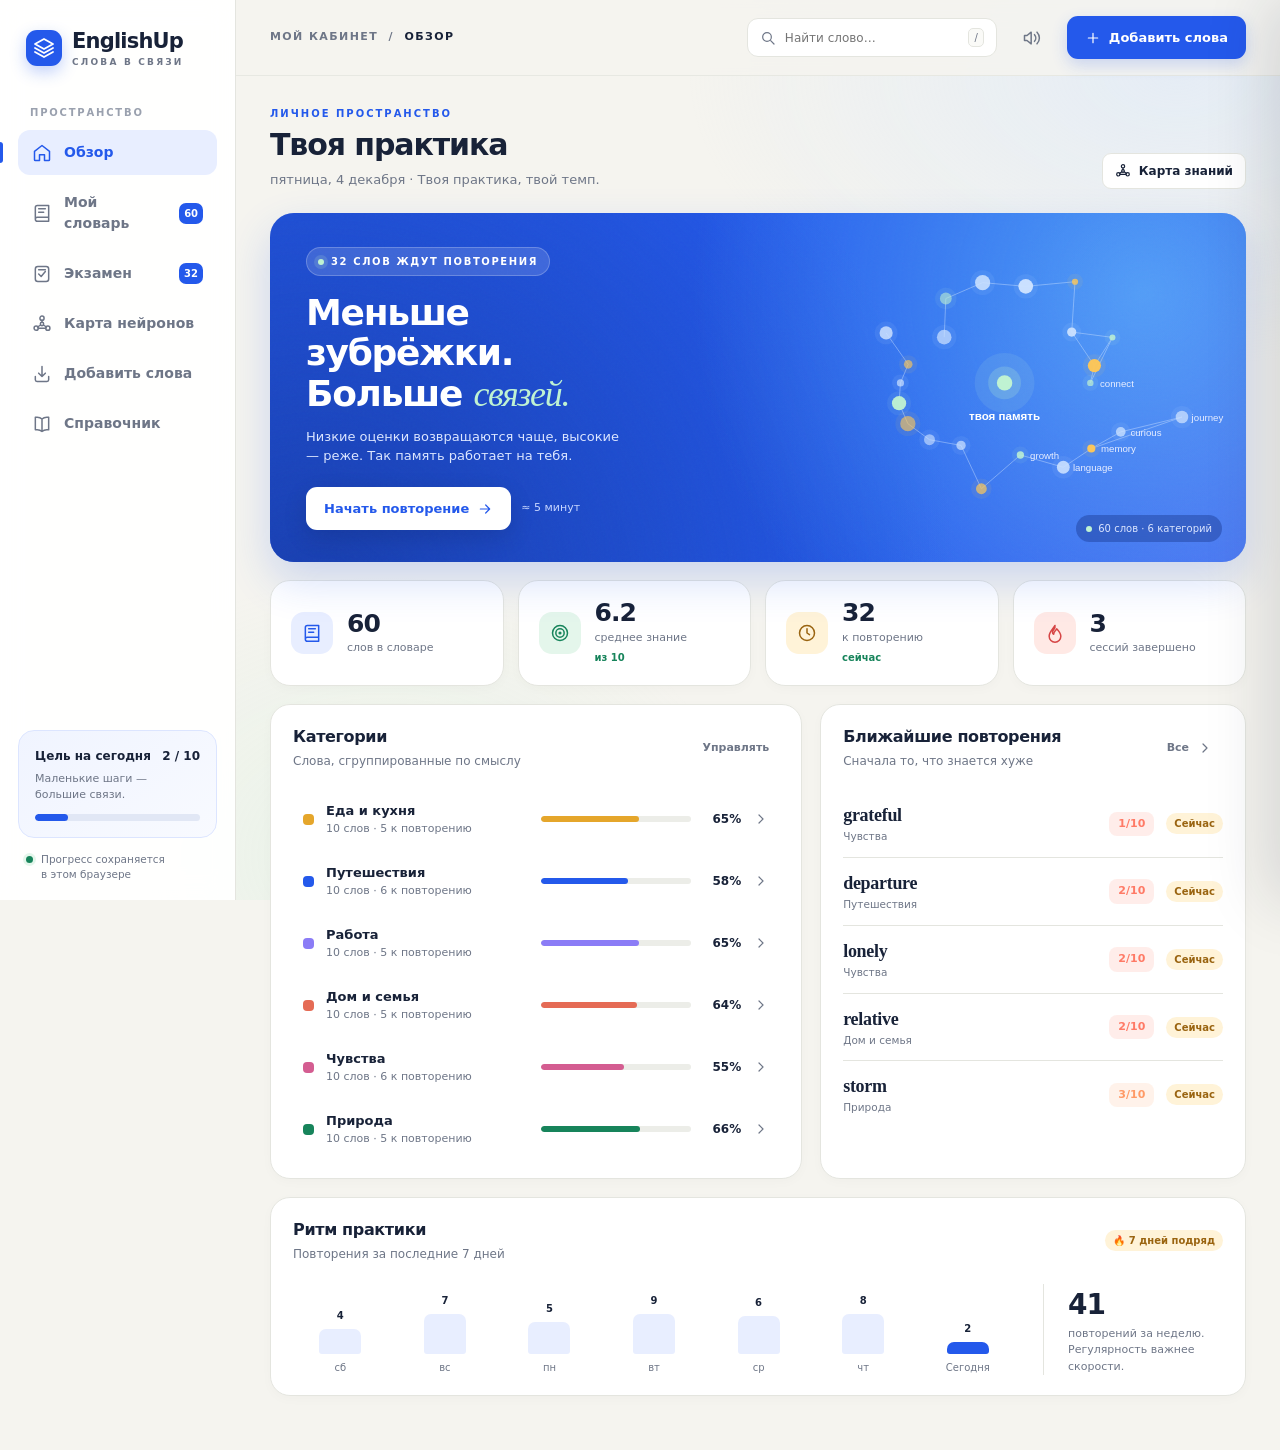
<file: modules/englishup/index.html>
<!DOCTYPE html>
<html lang="ru">
<head>
<meta charset="UTF-8">
<meta name="viewport" content="width=device-width, initial-scale=1.0">
<meta name="theme-color" content="#2459EB">
<meta name="description" content="EnglishUp — личный словарь, интервальные повторения, экзамен и живая карта нейронных связей.">
<title>EnglishUp — слова в связи</title>
<script type="application/json" id="manifest">{"id":"englisUp-9899889","name":"EnglishUp","icon":"🇬🇧","description":"EnglishUp - еффективное изучение английского"}</script>

<style>
:root{
  --paper:#F5F4EF;--surface:#FFFFFF;--surface2:#FAFAF7;--ink:#182238;--muted:#6E7687;--line:#E4E5DF;
  --blue:#2459EB;--blue-deep:#173BA6;--blue-soft:#E8EEFF;--sky:#CFE3FF;--mint:#BFF2D2;--green:#17845B;--green-soft:#E4F6EB;
  --amber:#FFC857;--amber-ink:#9A6410;--amber-soft:#FFF3D8;--coral:#FF7A66;--red:#D64545;--red-soft:#FFE9E5;--violet:#8B7CF6;
  --shadow:0 12px 36px rgba(24,34,56,.07);--shadow-lg:0 24px 70px rgba(24,34,56,.16);--r:20px;--sidebar:236px;--header:76px;
  --sans:"Avenir Next","Segoe UI",system-ui,-apple-system,sans-serif;--display:"Iowan Old Style","Palatino Linotype",Georgia,serif;--mono:"SFMono-Regular",Consolas,"Liberation Mono",monospace;
}
*{box-sizing:border-box;margin:0;padding:0}html{scroll-behavior:smooth;scroll-padding-top:96px}
body{font-family:var(--sans);background:var(--paper);color:var(--ink);font-size:14px;line-height:1.5;-webkit-font-smoothing:antialiased}
body::before{content:"";position:fixed;inset:0;pointer-events:none;z-index:-1;background:radial-gradient(700px 420px at 92% 8%,rgba(207,227,255,.42),transparent 70%),radial-gradient(520px 400px at 30% 95%,rgba(191,242,210,.22),transparent 70%)}
button,input,select,textarea{font:inherit;color:inherit}button{cursor:pointer;border:0;background:none}button:disabled{cursor:not-allowed;opacity:.45}a{color:inherit;text-decoration:none}
button,input,select,textarea,a,[tabindex]{outline:none}button:focus-visible,input:focus-visible,select:focus-visible,textarea:focus-visible,a:focus-visible,[tabindex]:focus-visible{outline:3px solid rgba(36,89,235,.45);outline-offset:3px}
::selection{background:var(--mint);color:var(--ink)}
*{scrollbar-width:thin;scrollbar-color:#B9C8F5 var(--paper)}::-webkit-scrollbar{width:9px;height:9px}::-webkit-scrollbar-track{background:var(--paper)}::-webkit-scrollbar-thumb{background:#B9C8F5;border:2px solid var(--paper);border-radius:9px}::-webkit-scrollbar-thumb:hover{background:var(--blue)}
svg{display:block}.icon{width:20px;height:20px;flex:none;stroke:currentColor;stroke-width:1.8;fill:none;stroke-linecap:round;stroke-linejoin:round}.icon.sm{width:16px;height:16px}.icon.lg{width:24px;height:24px}
.sr-only{position:absolute;width:1px;height:1px;padding:0;margin:-1px;overflow:hidden;clip:rect(0,0,0,0);white-space:nowrap;border:0}
.sidebar{position:fixed;inset:0 auto 0 0;width:var(--sidebar);background:rgba(255,255,255,.94);border-right:1px solid var(--line);z-index:60;display:flex;flex-direction:column;padding:26px 18px 18px;backdrop-filter:blur(14px)}
.brand{display:flex;align-items:center;gap:10px;padding:0 8px 28px;font-weight:800;font-size:21px;letter-spacing:-.8px}.brand-mark{width:36px;height:36px;border-radius:11px;background:var(--blue);display:grid;place-items:center;color:#fff;box-shadow:0 6px 16px rgba(36,89,235,.28)}.brand small{display:block;font-size:9px;letter-spacing:2.2px;color:var(--muted);font-weight:700;margin-top:-2px}
.nav-label{font-size:10px;letter-spacing:1.8px;color:#9AA1AE;font-weight:800;padding:8px 12px 10px}.nav{display:flex;flex-direction:column;gap:5px}.nav-btn{display:flex;align-items:center;gap:12px;width:100%;padding:12px 14px;border-radius:12px;color:var(--muted);font-weight:650;text-align:left;transition:.18s;position:relative}.nav-btn:hover{background:var(--surface2);color:var(--ink)}.nav-btn.active{background:var(--blue-soft);color:var(--blue)}.nav-btn.active::before{content:"";position:absolute;left:-18px;top:12px;bottom:12px;width:3px;border-radius:0 3px 3px 0;background:var(--blue)}.nav-btn .badge{margin-left:auto;background:var(--blue);color:#fff;font-size:10px;min-width:21px;height:21px;border-radius:7px;display:grid;place-items:center;padding:0 5px}.nav-btn.active .badge{background:var(--blue)}
.sidebar-bottom{margin-top:auto}.daily-card{background:linear-gradient(145deg,#F0F4FF,#F8FAFF);border:1px solid #DCE5FF;border-radius:16px;padding:16px;margin:18px 0 14px}.daily-card .row{display:flex;justify-content:space-between;align-items:center;font-size:12px;font-weight:750}.daily-card p{font-size:11px;color:var(--muted);margin:6px 0 10px}.progress{height:7px;border-radius:99px;background:#E1E7F5;overflow:hidden}.progress>i{display:block;height:100%;border-radius:99px;background:var(--blue);transition:width .5s}.local-note{display:flex;gap:8px;align-items:flex-start;padding:0 8px;color:var(--muted);font-size:10.5px;line-height:1.45}.local-note .dot{width:7px;height:7px;border-radius:50%;background:var(--green);margin-top:4px;flex:none;box-shadow:0 0 0 3px var(--green-soft)}
.topbar{position:fixed;top:0;left:var(--sidebar);right:0;height:var(--header);z-index:50;background:rgba(245,244,239,.86);backdrop-filter:blur(16px);border-bottom:1px solid rgba(228,229,223,.8);display:flex;align-items:center;gap:16px;padding:0 34px}.crumb{font-size:11px;letter-spacing:1.4px;font-weight:800;color:var(--muted);white-space:nowrap}.crumb b{color:var(--ink)}.top-search{margin-left:auto;display:flex;align-items:center;gap:9px;background:var(--surface);border:1px solid var(--line);border-radius:11px;padding:9px 12px;width:250px;color:var(--muted);cursor:text}.top-search input{border:0;background:none;width:100%;font-size:12px;outline:none}.top-search kbd{font-family:var(--sans);font-size:10px;border:1px solid var(--line);border-radius:5px;padding:1px 5px;background:var(--surface2)}.icon-btn{width:38px;height:38px;border-radius:11px;display:grid;place-items:center;color:var(--muted);border:1px solid transparent;transition:.18s;flex:none}.icon-btn:hover{background:var(--surface);border-color:var(--line);color:var(--blue)}.icon-btn.active{color:var(--blue);background:var(--blue-soft)}.menu-btn{display:none}
.btn{display:inline-flex;align-items:center;justify-content:center;gap:8px;border-radius:11px;padding:11px 17px;font-weight:750;font-size:13px;transition:transform .16s,box-shadow .16s,background .16s;white-space:nowrap;border:1px solid transparent}.btn:hover:not(:disabled){transform:translateY(-1px)}.btn:active:not(:disabled){transform:translateY(0) scale(.98)}.btn-primary{background:var(--blue);color:#fff;box-shadow:0 6px 16px rgba(36,89,235,.2)}.btn-primary:hover:not(:disabled){background:var(--blue-deep);box-shadow:0 9px 22px rgba(36,89,235,.28)}.btn-dark{background:var(--ink);color:#fff}.btn-light{background:#fff;color:var(--blue);box-shadow:0 8px 24px rgba(0,0,0,.12)}.btn-outline{background:var(--surface);border-color:var(--line);color:var(--ink)}.btn-outline:hover:not(:disabled){border-color:#B9C8F5;color:var(--blue)}.btn-ghost{color:var(--muted);padding:9px 12px}.btn-ghost:hover:not(:disabled){background:var(--surface);color:var(--ink)}.btn-danger{background:var(--red-soft);color:var(--red)}.btn-mint{background:var(--mint);color:#125C3E}.btn-sm{padding:8px 12px;font-size:12px;border-radius:9px}.btn-xs{padding:5px 9px;font-size:11px;border-radius:8px}.btn-block{width:100%}
.main{margin-left:var(--sidebar);padding:calc(var(--header) + 30px) 34px 54px;max-width:1680px}.view{display:none}.view.active{display:block;animation:viewIn .35s ease both}@keyframes viewIn{from{opacity:0;transform:translateY(10px)}to{opacity:1;transform:none}}
.page-head{display:flex;align-items:flex-end;justify-content:space-between;gap:18px;margin-bottom:24px}.eyebrow{font-size:10px;font-weight:850;letter-spacing:2px;color:var(--blue);text-transform:uppercase;margin-bottom:7px}.page-head h1{font-size:30px;letter-spacing:-1.1px;line-height:1.15;font-weight:800}.page-head p{color:var(--muted);margin-top:7px;font-size:13px}.head-actions{display:flex;gap:9px;align-items:center;flex-wrap:wrap}
.card{background:var(--surface);border:1px solid var(--line);border-radius:var(--r);box-shadow:0 3px 12px rgba(24,34,56,.025)}.card-head{display:flex;align-items:center;justify-content:space-between;gap:12px;padding:20px 22px 0}.card-head h2{font-size:16px;letter-spacing:-.35px}.card-head p{font-size:12px;color:var(--muted);margin-top:3px}.card-body{padding:20px 22px}.section-title{display:flex;align-items:center;justify-content:space-between;margin:28px 0 14px}.section-title h2{font-size:18px;letter-spacing:-.4px}.section-title span{font-size:12px;color:var(--muted)}
.hero{position:relative;overflow:hidden;border-radius:24px;background:var(--blue);color:#fff;display:grid;grid-template-columns:1.02fr 1fr;min-height:310px;box-shadow:0 18px 44px rgba(36,89,235,.2);isolation:isolate}.hero::before{content:"";position:absolute;inset:-40%;z-index:-1;background:radial-gradient(circle at 72% 35%,rgba(113,209,255,.55),transparent 34%),radial-gradient(circle at 25% 85%,rgba(23,59,166,.9),transparent 45%),radial-gradient(circle at 90% 90%,rgba(139,124,246,.5),transparent 35%);animation:meshDrift 18s ease-in-out infinite alternate}.hero::after{content:"";position:absolute;inset:0;z-index:-1;opacity:.16;background-image:url("data:image/svg+xml,%3Csvg viewBox='0 0 180 180' xmlns='http://www.w3.org/2000/svg'%3E%3Cfilter id='n'%3E%3CfeTurbulence type='fractalNoise' baseFrequency='.85' numOctaves='3' stitchTiles='stitch'/%3E%3C/filter%3E%3Crect width='100%25' height='100%25' filter='url(%23n)' opacity='.5'/%3E%3C/svg%3E");mix-blend-mode:soft-light}@keyframes meshDrift{to{transform:translate(4%,3%) rotate(3deg)}}
.hero-copy{padding:34px 0 32px 36px;display:flex;flex-direction:column;align-items:flex-start;justify-content:center;position:relative;z-index:2}.hero-kicker{display:inline-flex;align-items:center;gap:7px;font-size:10px;font-weight:800;letter-spacing:1.6px;text-transform:uppercase;background:rgba(255,255,255,.14);border:1px solid rgba(255,255,255,.22);padding:6px 11px;border-radius:99px;margin-bottom:17px}.hero-kicker i{width:6px;height:6px;border-radius:50%;background:var(--mint);box-shadow:0 0 0 4px rgba(191,242,210,.15)}.hero h2{font-size:36px;line-height:1.12;letter-spacing:-1.3px;font-weight:800;max-width:380px}.hero h2 em{font-family:var(--display);font-weight:400;color:var(--mint)}.hero p{color:#DCE6FF;font-size:13px;margin:13px 0 21px;max-width:330px}.hero-actions{display:flex;gap:10px;align-items:center;flex-wrap:wrap}.hero-note{font-size:11px;color:#C7D6FF}.hero-map{position:relative;min-height:300px;display:flex;align-items:center;justify-content:center}.hero-map svg{width:100%;height:100%;position:absolute;inset:0}.hero-map-label{position:absolute;bottom:20px;right:24px;font-size:10px;color:#DCE6FF;display:flex;align-items:center;gap:6px;background:rgba(16,42,120,.35);padding:6px 10px;border-radius:99px;backdrop-filter:blur(6px)}.hero-map-label i{width:6px;height:6px;background:var(--mint);border-radius:50%;animation:pulse 2.4s infinite}@keyframes pulse{50%{box-shadow:0 0 0 5px rgba(191,242,210,0)}0%,100%{box-shadow:0 0 0 0 rgba(191,242,210,.35)}}
.metrics{display:grid;grid-template-columns:repeat(4,1fr);gap:14px;margin-top:18px}.metric{padding:18px 20px;display:flex;gap:14px;align-items:center}.metric-icon{width:42px;height:42px;border-radius:13px;display:grid;place-items:center;flex:none}.metric-icon.blue{background:var(--blue-soft);color:var(--blue)}.metric-icon.green{background:var(--green-soft);color:var(--green)}.metric-icon.amber{background:var(--amber-soft);color:var(--amber-ink)}.metric-icon.coral{background:var(--red-soft);color:var(--red)}.metric b{font-size:25px;letter-spacing:-1px;line-height:1.1;display:block}.metric span{font-size:11px;color:var(--muted);display:block;margin-top:3px}.metric small{font-size:10px;color:var(--green);font-weight:700}
.dash-grid{display:grid;grid-template-columns:1.25fr 1fr;gap:18px;margin-top:18px}.category-list{display:flex;flex-direction:column;gap:4px}.category-row{display:flex;align-items:center;gap:12px;padding:11px 10px;border-radius:12px;transition:.16s;cursor:pointer}.category-row:hover{background:var(--surface2)}.cat-dot{width:11px;height:11px;border-radius:4px;flex:none}.category-row .name{font-weight:700;font-size:13px}.category-row .meta{font-size:11px;color:var(--muted)}.category-row .bar{flex:1;max-width:150px;margin-left:auto}.category-row .pct{font-size:12px;font-weight:800;width:38px;text-align:right}.category-row .go{color:var(--muted)}.bar{height:6px;background:#ECEDE8;border-radius:99px;overflow:hidden}.bar>i{display:block;height:100%;border-radius:99px;transition:width .5s}.queue-list{display:flex;flex-direction:column}.queue-row{display:flex;align-items:center;gap:12px;padding:12px 0;border-bottom:1px solid var(--line)}.queue-row:last-child{border:0}.queue-word{font-family:var(--display);font-size:18px;font-weight:700;letter-spacing:-.3px}.queue-row .meta{font-size:10.5px;color:var(--muted)}.level-pill{margin-left:auto;font-size:11px;font-weight:800;padding:4px 9px;border-radius:8px;white-space:nowrap}.due-pill{font-size:10px;color:var(--amber-ink);background:var(--amber-soft);padding:3px 8px;border-radius:99px;font-weight:750}.empty{padding:34px 20px;text-align:center;color:var(--muted)}.empty .icon{margin:0 auto 10px;width:32px;height:32px;color:#B9C8F5}.empty h3{color:var(--ink);font-size:15px;margin-bottom:5px}.empty p{font-size:12px;max-width:340px;margin:0 auto 14px}
.activity-card{margin-top:18px}.activity-wrap{display:flex;gap:28px;align-items:center}.activity-chart{display:flex;align-items:flex-end;gap:10px;height:92px;flex:1;padding-top:10px}.activity-day{flex:1;display:flex;flex-direction:column;align-items:center;gap:6px;height:100%;justify-content:flex-end}.activity-day .bar-v{width:100%;max-width:42px;border-radius:7px 7px 3px 3px;background:var(--blue-soft);min-height:5px;position:relative;transition:.3s}.activity-day.today .bar-v{background:var(--blue)}.activity-day span{font-size:10px;color:var(--muted)}.activity-day b{font-size:10px;color:var(--ink)}.activity-summary{width:180px;border-left:1px solid var(--line);padding-left:24px}.activity-summary b{font-size:28px;letter-spacing:-1px}.activity-summary p{font-size:11px;color:var(--muted)}
.toolbar{display:flex;gap:10px;align-items:center;flex-wrap:wrap;margin-bottom:16px}.field-search{display:flex;align-items:center;gap:9px;background:var(--surface);border:1px solid var(--line);border-radius:11px;padding:10px 13px;min-width:220px;flex:1}.field-search input{border:0;background:none;width:100%;outline:none;font-size:13px}.select{appearance:none;background:var(--surface) url("data:image/svg+xml,%3Csvg xmlns='http://www.w3.org/2000/svg' width='12' height='12' viewBox='0 0 24 24' fill='none' stroke='%236E7687' stroke-width='2'%3E%3Cpath d='m6 9 6 6 6-6'/%3E%3C/svg%3E") no-repeat right 12px center;border:1px solid var(--line);border-radius:11px;padding:10px 34px 10px 13px;font-size:12px;font-weight:650;cursor:pointer;max-width:100%}.select:focus{border-color:var(--blue)}.saved-view{display:flex;gap:6px;align-items:center}.bulk-bar{display:none;align-items:center;gap:10px;background:var(--blue-soft);border:1px solid #D4DFFF;border-radius:13px;padding:10px 14px;margin-bottom:14px;flex-wrap:wrap}.bulk-bar.show{display:flex;animation:viewIn .2s}.bulk-bar b{font-size:12px;color:var(--blue);margin-right:auto}
.table-card{overflow:hidden}.table-scroll{overflow-x:auto}table{width:100%;border-collapse:collapse;text-align:left}th{font-size:10px;letter-spacing:1.1px;text-transform:uppercase;color:var(--muted);font-weight:800;padding:14px 16px;background:var(--surface2);border-bottom:1px solid var(--line);white-space:nowrap}td{padding:14px 16px;border-bottom:1px solid #EEEFEA;font-size:13px;vertical-align:middle}tbody tr{transition:.14s}tbody tr:hover{background:#FAFBFF}tbody tr.selected{background:var(--blue-soft)}tbody tr:last-child td{border-bottom:0}tbody tr[draggable]{cursor:grab}tbody tr.dragging{opacity:.4}tbody tr.drag-over{box-shadow:inset 0 3px 0 var(--blue)}.word-cell{display:flex;align-items:center;gap:10px}.drag-handle{color:#C3C8D2;cursor:grab;display:grid;place-items:center}.word-main{font-weight:750;font-size:14px}.word-tr{font-size:11.5px;color:var(--muted);margin-top:2px}.word-ipa{font-size:11px;color:#9AA1AE;font-weight:400;margin-left:6px}.cat-chip{display:inline-flex;align-items:center;gap:6px;font-size:11px;font-weight:700;padding:5px 9px;border-radius:8px;background:var(--surface2);border:1px solid var(--line);white-space:nowrap}.cat-chip i{width:7px;height:7px;border-radius:3px}.mastery{display:flex;align-items:center;gap:9px}.mastery-segments{display:flex;gap:3px}.mastery-segments i{width:7px;height:18px;border-radius:3px;background:#ECEDE8}.mastery-segments i.on{background:var(--mc,var(--blue))}.mastery b{font-size:12px;min-width:24px}.mastery small{color:var(--muted);font-size:10px}.row-actions{display:flex;gap:3px;justify-content:flex-end}.row-actions .icon-btn{width:30px;height:30px;border-radius:8px}.check{width:16px;height:16px;accent-color:var(--blue);cursor:pointer}.table-foot{display:flex;align-items:center;justify-content:space-between;padding:13px 18px;border-top:1px solid var(--line);font-size:11px;color:var(--muted);gap:10px;flex-wrap:wrap}.pager{display:flex;gap:5px;align-items:center}.pager button{width:30px;height:30px;border-radius:8px;border:1px solid var(--line);display:grid;place-items:center;background:#fff}.pager button.active{background:var(--blue);color:#fff;border-color:var(--blue)}.hint{font-size:11px;color:var(--muted);display:flex;align-items:center;gap:6px}
.exam-layout{display:grid;grid-template-columns:minmax(0,1fr) 280px;gap:20px;align-items:start}.exam-main{min-width:0}.exam-settings{display:flex;gap:10px;flex-wrap:wrap;align-items:center;padding:14px 18px;margin-bottom:16px}.exam-settings label{font-size:10px;font-weight:800;letter-spacing:.8px;color:var(--muted);text-transform:uppercase;display:block;margin-bottom:4px}.exam-settings .grow{flex:1}.exam-card{position:relative;overflow:hidden;padding:30px 34px;min-height:330px}.exam-card::before{content:"";position:absolute;top:0;left:0;right:0;height:5px;background:linear-gradient(90deg,var(--blue),var(--violet),var(--mint))}.exam-top{display:flex;justify-content:space-between;align-items:center;gap:12px;margin-bottom:26px}.exam-progress{height:5px;background:#ECEDE8;border-radius:99px;overflow:hidden;margin-bottom:26px}.exam-progress>i{display:block;height:100%;background:var(--blue);border-radius:99px;transition:width .4s}.exam-word{text-align:center;padding:10px 0 18px;cursor:pointer;border-radius:16px;transition:.2s}.exam-word:hover{background:var(--surface2)}.exam-word h2{font-family:var(--display);font-size:56px;line-height:1.1;letter-spacing:-1.8px;font-weight:700;overflow-wrap:anywhere}.exam-word .ipa{color:var(--muted);font-size:15px;margin-top:8px}.exam-word .reveal-hint{display:inline-flex;align-items:center;gap:7px;margin-top:20px;font-size:12px;color:var(--blue);font-weight:750;background:var(--blue-soft);padding:8px 14px;border-radius:99px}.exam-answer{display:none;margin-top:8px;border-top:1px dashed var(--line);padding-top:22px;animation:viewIn .3s}.exam-card.revealed .exam-answer{display:block}.exam-card.revealed .reveal-hint{display:none}.exam-translation{font-size:25px;font-weight:800;letter-spacing:-.6px;text-align:center;margin-bottom:18px;color:var(--blue-deep)}.example{background:var(--surface2);border:1px solid var(--line);border-radius:13px;padding:14px 16px;margin-top:10px;position:relative}.example .en{font-size:14px;line-height:1.6;padding-right:30px}.example .en mark{background:var(--mint);color:inherit;border-radius:3px;padding:0 2px}.example .ru{font-size:12px;color:var(--muted);margin-top:5px}.example .speak-ex{position:absolute;right:10px;top:10px;width:28px;height:28px}.exam-controls{display:flex;justify-content:space-between;gap:10px;margin-top:18px;flex-wrap:wrap}.rating-panel{padding:22px 24px;margin-top:16px}.rating-head{display:flex;justify-content:space-between;align-items:center;gap:10px;margin-bottom:14px}.rating-head h3{font-size:14px}.rating-head span{font-size:11px;color:var(--muted)}.rating-grid{display:grid;grid-template-columns:repeat(10,1fr);gap:7px}.rate-btn{height:48px;border-radius:11px;border:1px solid var(--line);background:var(--surface2);font-weight:800;font-size:16px;transition:.15s;position:relative}.rate-btn:hover:not(:disabled){transform:translateY(-3px);border-color:var(--rc);color:var(--rc);background:#fff;box-shadow:0 6px 14px rgba(24,34,56,.08)}.rate-btn.current{border-color:var(--rc);background:var(--rc);color:#fff}.rate-labels{display:flex;justify-content:space-between;font-size:10px;color:var(--muted);margin-top:9px}.interval-preview{margin-top:14px;font-size:12px;color:var(--muted);background:var(--surface2);border-radius:10px;padding:10px 13px;display:flex;align-items:center;gap:8px;min-height:40px}.interval-preview b{color:var(--blue)}.exam-side .card{margin-bottom:14px}.session-stat{display:flex;justify-content:space-between;padding:9px 0;border-bottom:1px solid var(--line);font-size:12px}.session-stat:last-child{border:0}.session-stat b{font-weight:800}.schedule-list{display:flex;flex-direction:column;gap:7px}.schedule-row{display:flex;align-items:center;gap:8px;font-size:11px}.schedule-row .n{width:22px;height:22px;border-radius:7px;display:grid;place-items:center;font-weight:800;font-size:10px;color:#fff}.schedule-row .t{margin-left:auto;color:var(--muted);font-weight:650}.exam-complete{text-align:center;padding:46px 30px}.complete-icon{width:76px;height:76px;border-radius:24px;background:var(--mint);color:var(--green);display:grid;place-items:center;margin:0 auto 20px;transform:rotate(-6deg)}.complete-icon .icon{width:38px;height:38px;transform:rotate(6deg)}.exam-complete h2{font-size:28px;letter-spacing:-.8px}.exam-complete p{color:var(--muted);margin:8px 0 22px}.complete-stats{display:grid;grid-template-columns:repeat(3,1fr);gap:12px;margin:24px 0}.complete-stats div{background:var(--surface2);border-radius:14px;padding:16px}.complete-stats b{font-size:26px;display:block;letter-spacing:-1px}.complete-stats span{font-size:11px;color:var(--muted)}
.map-layout{display:grid;grid-template-columns:minmax(0,1fr) 260px;gap:18px;align-items:start}.map-card{overflow:hidden;position:relative}.map-toolbar{display:flex;align-items:center;justify-content:space-between;gap:10px;padding:16px 20px;border-bottom:1px solid var(--line);flex-wrap:wrap}.map-toolbar h2{font-size:15px}.map-stage{position:relative;height:560px;background:radial-gradient(600px 400px at 50% 45%,#F0F4FF,transparent 75%),var(--surface2);overflow:hidden;touch-action:none}.map-stage svg{width:100%;height:100%;cursor:grab}.map-stage svg.panning{cursor:grabbing}.map-stage .node{cursor:pointer}.map-stage .node circle.core{transition:r .2s,fill .3s}.map-stage .node:hover circle.core,.map-stage .node:focus circle.core{stroke:var(--ink);stroke-width:2.5}.map-stage .node text{font-family:var(--sans);font-size:11px;font-weight:700;fill:var(--ink);paint-order:stroke;stroke:var(--surface2);stroke-width:3px;stroke-linejoin:round;pointer-events:none}.map-stage .edge{stroke-linecap:round}.map-stage .cat-label{font-family:var(--sans);font-size:12px;font-weight:800;letter-spacing:.5px;fill:var(--muted);text-transform:uppercase}.map-tooltip{position:absolute;pointer-events:none;background:var(--ink);color:#fff;padding:10px 13px;border-radius:11px;font-size:12px;box-shadow:var(--shadow-lg);z-index:5;max-width:230px;display:none}.map-tooltip b{font-size:14px}.map-tooltip small{display:block;color:#C7D0E2;margin-top:3px}.map-legend{display:flex;gap:14px;flex-wrap:wrap;padding:13px 20px;border-top:1px solid var(--line);font-size:10.5px;color:var(--muted)}.map-legend span{display:flex;align-items:center;gap:6px}.map-legend i{width:9px;height:9px;border-radius:50%}.map-controls{position:sticky;top:96px}.control-group{padding:15px 20px;border-bottom:1px solid var(--line)}.control-group:last-child{border:0}.control-group label{display:flex;justify-content:space-between;font-size:11px;font-weight:750;margin-bottom:8px}.control-group label output{color:var(--blue);font-weight:800}.control-group .select{width:100%}.range{width:100%;accent-color:var(--blue);height:5px;cursor:pointer}.toggle-row{display:flex;align-items:center;justify-content:space-between;font-size:12px;font-weight:650;padding:6px 0}.switch{position:relative;width:36px;height:21px;flex:none}.switch input{opacity:0;width:0;height:0;position:absolute}.switch i{position:absolute;inset:0;background:#DDE0E6;border-radius:99px;transition:.2s;cursor:pointer}.switch i::after{content:"";position:absolute;width:15px;height:15px;left:3px;top:3px;background:#fff;border-radius:50%;transition:.2s;box-shadow:0 1px 3px rgba(0,0,0,.2)}.switch input:checked+i{background:var(--blue)}.switch input:checked+i::after{transform:translateX(15px)}.switch input:focus-visible+i{outline:3px solid rgba(36,89,235,.45);outline-offset:2px}.control-actions{display:grid;grid-template-columns:1fr 1fr;gap:8px}.map-info{font-size:11px;color:var(--muted);line-height:1.6}.map-stats{display:flex;gap:16px;font-size:11px;color:var(--muted)}.map-stats b{color:var(--ink)}
.import-layout{display:grid;grid-template-columns:minmax(0,1.15fr) minmax(300px,1fr);gap:20px;align-items:start}.import-tabs{display:flex;gap:4px;background:var(--surface2);border:1px solid var(--line);border-radius:11px;padding:4px;width:max-content;max-width:100%;margin-bottom:16px}.import-tabs button{padding:8px 14px;border-radius:8px;font-size:12px;font-weight:700;color:var(--muted)}.import-tabs button.active{background:#fff;color:var(--blue);box-shadow:0 2px 6px rgba(24,34,56,.08)}.dropzone{border:2px dashed #C9D4F5;border-radius:15px;padding:20px;text-align:center;background:#FAFBFF;margin-bottom:14px;transition:.2s;cursor:pointer}.dropzone.drag{border-color:var(--blue);background:var(--blue-soft)}.dropzone .icon{margin:0 auto 8px;color:var(--blue)}.dropzone p{font-size:12px;font-weight:700}.dropzone small{font-size:10.5px;color:var(--muted)}.code-input{width:100%;min-height:300px;resize:vertical;border:1px solid var(--line);border-radius:13px;background:#FBFBF8;padding:16px;font-family:var(--mono);font-size:11.5px;line-height:1.65;tab-size:2;white-space:pre;overflow:auto}.code-input:focus{border-color:var(--blue)}.import-actions{display:flex;gap:8px;flex-wrap:wrap;margin-top:12px}.validation{margin-top:14px;border-radius:12px;padding:12px 14px;font-size:12px;display:none}.validation.show{display:block}.validation.ok{background:var(--green-soft);color:var(--green);border:1px solid #CBEAD8}.validation.err{background:var(--red-soft);color:var(--red);border:1px solid #F5CFC8}.validation.warn{background:var(--amber-soft);color:var(--amber-ink);border:1px solid #F2DFAF}.validation ul{margin:7px 0 0 16px;font-size:11px}.preview-table{margin-top:14px;max-height:280px;overflow:auto;border:1px solid var(--line);border-radius:12px;display:none}.preview-table.show{display:block}.preview-table table{font-size:11px}.preview-table th,.preview-table td{padding:9px 12px}.status-chip{font-size:10px;font-weight:800;padding:3px 7px;border-radius:6px}.status-chip.new{background:var(--green-soft);color:var(--green)}.status-chip.dup{background:var(--amber-soft);color:var(--amber-ink)}.status-chip.upd{background:var(--blue-soft);color:var(--blue)}.prompt-card{background:var(--ink);color:#fff;border-color:var(--ink);overflow:hidden}.prompt-card .card-head h2{color:#fff}.prompt-card .card-head p{color:#AEB8CC}.prompt-badge{display:inline-flex;align-items:center;gap:6px;font-size:10px;font-weight:800;letter-spacing:1px;color:var(--mint);background:rgba(191,242,210,.1);border:1px solid rgba(191,242,210,.25);padding:5px 9px;border-radius:99px;margin-bottom:12px}.prompt-text{width:100%;min-height:340px;resize:vertical;background:#111A2C;color:#D7E0F2;border:1px solid #2C3850;border-radius:12px;padding:15px;font-family:var(--mono);font-size:10.5px;line-height:1.7;white-space:pre-wrap}.prompt-actions{display:flex;gap:8px;margin-top:12px;flex-wrap:wrap}.prompt-card .btn-outline{background:#243049;border-color:#3A4760;color:#fff}.schema-note{margin-top:16px;padding:14px 16px;background:var(--blue-soft);border:1px solid #D4DFFF;border-radius:13px;font-size:11.5px;color:var(--blue-deep);line-height:1.65}.schema-note b{display:block;margin-bottom:4px}.manual-form{display:none}.manual-form.show{display:block}.form-grid{display:grid;grid-template-columns:1fr 1fr;gap:14px}.form-field{display:flex;flex-direction:column;gap:6px}.form-field.full{grid-column:1/-1}.form-field label{font-size:11px;font-weight:800;color:var(--muted);letter-spacing:.3px}.input{border:1px solid var(--line);border-radius:11px;padding:11px 13px;background:var(--surface);font-size:13px;width:100%}.input:focus{border-color:var(--blue)}textarea.input{resize:vertical;min-height:70px}.form-field .help{font-size:10.5px;color:var(--muted)}.form-error{font-size:12px;color:var(--red);background:var(--red-soft);padding:10px 13px;border-radius:10px;margin-top:12px;display:none}.form-error.show{display:block}.example-edit{border:1px solid var(--line);border-radius:12px;padding:12px;margin-top:10px;background:var(--surface2)}.example-edit .row{display:flex;gap:8px;align-items:center;margin-bottom:8px}.example-edit .row b{font-size:11px;color:var(--muted);margin-right:auto}
.ref-tabs{display:flex;gap:8px;margin-bottom:18px}.ref-tab{padding:10px 18px;border-radius:11px;font-weight:750;font-size:13px;border:1px solid var(--line);background:#fff;color:var(--muted)}.ref-tab.active{background:var(--blue);color:#fff;border-color:var(--blue)}.gram-item{border:1px solid var(--line);border-radius:15px;background:#fff;margin-bottom:10px;overflow:hidden}.gram-head{width:100%;display:flex;align-items:center;justify-content:space-between;gap:12px;padding:17px 20px;text-align:left;font-weight:750;font-size:14px}.gram-head:hover{background:var(--surface2)}.gram-head .tag{font-size:10px;background:var(--blue-soft);color:var(--blue);padding:3px 8px;border-radius:6px;margin-left:8px}.gram-body{display:none;padding:0 20px 20px;color:var(--muted);font-size:13px;line-height:1.75}.gram-item.open .gram-body{display:block}.gram-item.open .chev{transform:rotate(180deg)}.chev{transition:.2s;color:var(--blue)}.gram-body b{color:var(--ink)}.gram-body .ex{background:var(--surface2);border-left:3px solid var(--blue);padding:11px 14px;border-radius:0 10px 10px 0;margin:10px 0;color:var(--ink)}
.overlay{position:fixed;inset:0;background:rgba(18,26,44,.42);backdrop-filter:blur(4px);z-index:100;display:none;align-items:center;justify-content:center;padding:20px}.overlay.show{display:flex;animation:fadeIn .2s}@keyframes fadeIn{from{opacity:0}to{opacity:1}}.modal{background:#fff;border-radius:22px;width:100%;max-width:580px;max-height:90vh;overflow:auto;box-shadow:var(--shadow-lg);animation:modalIn .25s ease}@keyframes modalIn{from{opacity:0;transform:translateY(16px) scale(.98)}to{opacity:1;transform:none}}.modal-head{display:flex;align-items:center;justify-content:space-between;padding:22px 26px 0}.modal-head h2{font-size:20px;letter-spacing:-.5px}.modal-body{padding:20px 26px 26px}.modal-foot{display:flex;justify-content:flex-end;gap:9px;margin-top:22px;padding-top:18px;border-top:1px solid var(--line)}.drawer-overlay{position:fixed;inset:0;background:rgba(18,26,44,.32);backdrop-filter:blur(3px);z-index:90;display:none}.drawer-overlay.show{display:block;animation:fadeIn .2s}.drawer{position:fixed;top:0;right:0;bottom:0;width:460px;max-width:100%;background:#fff;z-index:95;box-shadow:-20px 0 60px rgba(24,34,56,.15);transform:translateX(102%);transition:transform .3s cubic-bezier(.2,.8,.2,1);display:flex;flex-direction:column}.drawer.show{transform:none}.drawer-head{display:flex;align-items:center;justify-content:space-between;padding:22px 26px;border-bottom:1px solid var(--line)}.drawer-head span{font-size:11px;font-weight:800;letter-spacing:1.5px;color:var(--muted)}.drawer-body{padding:26px;overflow:auto;flex:1}.drawer-word{font-family:var(--display);font-size:42px;line-height:1.1;letter-spacing:-1.2px;overflow-wrap:anywhere}.drawer-ipa{color:var(--muted);margin:7px 0 14px}.drawer-tr{font-size:21px;font-weight:800;color:var(--blue-deep);margin:14px 0}.drawer-section{margin-top:24px}.drawer-section h3{font-size:11px;letter-spacing:1.2px;text-transform:uppercase;color:var(--muted);margin-bottom:12px}.drawer-meta{display:grid;grid-template-columns:1fr 1fr;gap:10px}.drawer-meta div{background:var(--surface2);border-radius:12px;padding:12px}.drawer-meta span{font-size:10px;color:var(--muted);display:block}.drawer-meta b{font-size:13px}.drawer-foot{padding:18px 26px;border-top:1px solid var(--line);display:flex;gap:8px;flex-wrap:wrap}.level-range-row{display:flex;align-items:center;gap:14px}.level-range-row output{font-size:24px;font-weight:850;color:var(--blue);min-width:42px;text-align:center}.cat-manage-row{display:flex;align-items:center;gap:9px;padding:10px 0;border-bottom:1px solid var(--line)}.cat-manage-row input[type=color]{width:30px;height:30px;border:0;border-radius:8px;cursor:pointer;background:none;padding:0}.cat-manage-row .input{flex:1;min-width:0}.cat-manage-row small{font-size:10px;color:var(--muted);white-space:nowrap}
.toast-stack{position:fixed;bottom:24px;right:24px;z-index:200;display:flex;flex-direction:column;gap:10px;max-width:380px}.toast{background:var(--ink);color:#fff;border-radius:14px;padding:14px 16px;box-shadow:var(--shadow-lg);display:flex;align-items:center;gap:12px;font-size:12px;animation:toastIn .3s ease}.toast .icon{color:var(--mint)}.toast span{flex:1}.toast button{color:var(--mint);font-weight:800;font-size:12px;white-space:nowrap}.toast .close-toast{color:#AEB8CC;width:24px;height:24px;display:grid;place-items:center}@keyframes toastIn{from{opacity:0;transform:translateX(30px)}to{opacity:1;transform:none}}.toast.out{opacity:0;transform:translateX(30px);transition:.25s}.storage-banner{display:none;background:var(--amber-soft);color:var(--amber-ink);border:1px solid #F2DFAF;border-radius:12px;padding:11px 15px;font-size:12px;margin-bottom:18px}.storage-banner.show{display:block}.mobile-nav{display:none}.confetti{position:fixed;pointer-events:none;z-index:300;width:8px;height:12px;border-radius:2px;animation:confettiFall 1.2s ease-out forwards}@keyframes confettiFall{to{transform:translate(var(--dx),var(--dy)) rotate(var(--rot));opacity:0}}
@media(min-width:1500px){.main{padding-left:48px;padding-right:48px}.hero{min-height:340px}.hero h2{font-size:42px}.map-stage{height:620px}}
@media(max-width:1200px){:root{--sidebar:210px}.main{padding-left:24px;padding-right:24px}.topbar{padding:0 24px}.top-search{width:200px}.hero h2{font-size:31px}.hero-copy{padding-left:28px}.metrics{gap:10px}.metric{padding:15px;gap:10px}.metric-icon{width:36px;height:36px}.metric b{font-size:22px}.exam-layout{grid-template-columns:minmax(0,1fr) 240px}.map-layout{grid-template-columns:minmax(0,1fr) 230px}.import-layout{grid-template-columns:1fr}.prompt-text{min-height:260px}.dash-grid{grid-template-columns:1fr 1fr}.category-row .bar{max-width:90px}}
@media(max-width:1000px){:root{--sidebar:78px}.sidebar{padding:22px 12px 16px;align-items:center}.brand{padding:0 0 26px}.brand-text,.nav-label,.nav-btn span,.nav-btn .badge,.sidebar-bottom{display:none}.nav{width:100%}.nav-btn{justify-content:center;padding:13px}.nav-btn.active::before{left:-12px}.topbar{gap:10px}.crumb{font-size:10px}.top-search{width:180px}.hero{grid-template-columns:1.1fr .9fr}.hero h2{font-size:29px}.hero-map{min-height:280px}.metrics{grid-template-columns:repeat(2,1fr)}.dash-grid{grid-template-columns:1fr}.exam-layout{grid-template-columns:1fr}.exam-side{display:grid;grid-template-columns:1fr 1fr;gap:14px}.exam-side .card{margin:0}.map-layout{grid-template-columns:1fr}.map-controls{position:static;display:grid;grid-template-columns:repeat(3,1fr)}.map-controls .card-head{grid-column:1/-1}.control-group{border-right:1px solid var(--line)}.map-stage{height:500px}}
@media(max-width:700px){:root{--sidebar:0px;--header:64px}.sidebar{transform:translateX(-102%);width:250px;align-items:stretch;padding:24px 18px;transition:transform .25s;z-index:110}.sidebar.open{transform:none}.sidebar.open .brand-text,.sidebar.open .nav-label,.sidebar.open .nav-btn span,.sidebar.open .nav-btn .badge,.sidebar.open .sidebar-bottom{display:block}.sidebar.open .nav-btn{justify-content:flex-start}.sidebar.open .brand{padding:0 8px 24px}.sidebar.open .nav-btn.active::before{left:-18px}.sidebar-scrim{position:fixed;inset:0;background:rgba(18,26,44,.4);z-index:105;display:none}.sidebar-scrim.show{display:block}.menu-btn{display:grid}.topbar{left:0;padding:0 16px;gap:8px}.crumb{display:none}.top-search{width:auto;flex:1;margin-left:0}.top-search kbd{display:none}.topbar .btn{padding:9px 12px}.topbar .btn span{display:none}.main{margin-left:0;padding:calc(var(--header) + 20px) 16px 96px}.page-head{align-items:flex-start;flex-direction:column;gap:12px;margin-bottom:18px}.page-head h1{font-size:26px}.head-actions{width:100%}.head-actions .btn{flex:1}.hero{grid-template-columns:1fr;min-height:0}.hero-copy{padding:28px 24px 10px}.hero h2{font-size:31px;max-width:320px}.hero p{font-size:12px;margin-bottom:17px}.hero-map{min-height:210px}.hero-map-label{bottom:14px;right:16px}.metrics{gap:10px;margin-top:12px}.metric{padding:14px 12px;gap:10px}.metric b{font-size:22px}.metric span{font-size:10px}.metric-icon{width:34px;height:34px;border-radius:10px}.dash-grid{gap:12px;margin-top:12px}.card-head{padding:17px 18px 0}.card-body{padding:17px 18px}.activity-wrap{flex-direction:column;gap:16px}.activity-summary{width:100%;border-left:0;border-top:1px solid var(--line);padding:14px 0 0;display:flex;align-items:center;gap:12px}.activity-chart{width:100%}.toolbar{gap:8px}.field-search{min-width:100%;flex-basis:100%}.toolbar .select{flex:1;min-width:0}.saved-view{width:100%}.saved-view .select{flex:1}.table-scroll table{min-width:640px}.table-foot{font-size:10px}.exam-settings{padding:12px;gap:8px}.exam-settings>div{flex:1;min-width:120px}.exam-card{padding:22px 18px;min-height:300px}.exam-word h2{font-size:42px}.exam-translation{font-size:22px}.rating-panel{padding:18px 14px}.rating-grid{gap:4px}.rate-btn{height:42px;font-size:14px;border-radius:9px}.rating-head{flex-direction:column;align-items:flex-start;gap:3px}.exam-side{grid-template-columns:1fr}.exam-controls .btn{font-size:11px;padding:9px 11px}.complete-stats{gap:8px}.complete-stats div{padding:12px 8px}.complete-stats b{font-size:22px}.map-stage{height:430px}.map-controls{grid-template-columns:1fr 1fr}.control-group{padding:13px 15px}.map-toolbar{padding:13px 15px}.map-legend{gap:10px;padding:12px 15px}.import-layout{gap:14px}.form-grid{grid-template-columns:1fr}.form-field.full{grid-column:auto}.code-input{min-height:260px;font-size:10.5px}.prompt-text{font-size:10px}.modal{border-radius:18px;max-height:92vh}.modal-head{padding:18px 20px 0}.modal-body{padding:16px 20px 22px}.drawer{width:100%}.drawer-body{padding:22px}.drawer-word{font-size:36px}.toast-stack{left:16px;right:16px;bottom:84px;max-width:none}.mobile-nav{position:fixed;bottom:0;left:0;right:0;height:68px;background:rgba(255,255,255,.96);backdrop-filter:blur(14px);border-top:1px solid var(--line);z-index:70;display:flex;align-items:center;justify-content:space-around;padding:6px 8px calc(6px + env(safe-area-inset-bottom))}.mobile-nav button{display:flex;flex-direction:column;align-items:center;gap:3px;font-size:9px;font-weight:750;color:var(--muted);padding:6px 10px;border-radius:10px;min-width:52px}.mobile-nav button.active{color:var(--blue);background:var(--blue-soft)}.mobile-nav .icon{width:20px;height:20px}.section-title{margin-top:22px}.ref-tabs{width:100%}.ref-tab{flex:1;padding:10px}}
@media(max-width:480px){.rating-grid{grid-template-columns:repeat(5,1fr);gap:7px}.rate-btn{height:46px}}
@media(max-width:380px){.hero h2{font-size:27px}.metric{gap:7px;padding:12px 9px}.metric-icon{width:30px;height:30px}.metric b{font-size:19px}.map-controls{grid-template-columns:1fr}.top-search input{font-size:11px}}
@media(prefers-reduced-motion:reduce){*,*::before,*::after{animation-duration:.01ms!important;animation-iteration-count:1!important;transition-duration:.01ms!important;scroll-behavior:auto!important}}
</style>
</head>
<body>
<svg width="0" height="0" style="position:absolute" aria-hidden="true"><defs>
<symbol id="i-home" viewBox="0 0 24 24"><path d="m3 10 9-7 9 7v10a1 1 0 0 1-1 1h-5v-7h-6v7H4a1 1 0 0 1-1-1Z"/></symbol>
<symbol id="i-book" viewBox="0 0 24 24"><path d="M4 19.5A2.5 2.5 0 0 1 6.5 17H20M6.5 3H20v19H6.5A2.5 2.5 0 0 1 4 19.5v-14A2.5 2.5 0 0 1 6.5 3Z"/><path d="M8 7h8M8 11h6"/></symbol>
<symbol id="i-exam" viewBox="0 0 24 24"><rect x="4" y="3" width="16" height="18" rx="3"/><path d="m8 12 3 3 5-6M8 7h8"/></symbol>
<symbol id="i-network" viewBox="0 0 24 24"><circle cx="12" cy="5" r="2.5"/><circle cx="5" cy="17" r="2.5"/><circle cx="19" cy="17" r="2.5"/><circle cx="12" cy="12" r="2"/><path d="M12 7.5v2.5M10.3 13.2l-3.6 2.4M13.7 13.2l3.6 2.4M7.5 17h9"/></symbol>
<symbol id="i-import" viewBox="0 0 24 24"><path d="M12 3v12m-4-4 4 4 4-4M4 15v4a2 2 0 0 0 2 2h12a2 2 0 0 0 2-2v-4"/></symbol>
<symbol id="i-ref" viewBox="0 0 24 24"><path d="M12 6c-2-2-5-2.5-8-2v15c3-.5 6 0 8 2 2-2 5-2.5 8-2V4c-3-.5-6 0-8 2Zm0 0v15"/></symbol>
<symbol id="i-search" viewBox="0 0 24 24"><circle cx="10.5" cy="10.5" r="6.5"/><path d="m16 16 5 5"/></symbol>
<symbol id="i-plus" viewBox="0 0 24 24"><path d="M12 5v14M5 12h14"/></symbol>
<symbol id="i-arrow" viewBox="0 0 24 24"><path d="M5 12h14m-6-6 6 6-6 6"/></symbol>
<symbol id="i-up-right" viewBox="0 0 24 24"><path d="M7 17 17 7M7 7h10v10"/></symbol>
<symbol id="i-chev" viewBox="0 0 24 24"><path d="m6 9 6 6 6-6"/></symbol>
<symbol id="i-left" viewBox="0 0 24 24"><path d="m15 18-6-6 6-6"/></symbol>
<symbol id="i-right" viewBox="0 0 24 24"><path d="m9 18 6-6-6-6"/></symbol>
<symbol id="i-close" viewBox="0 0 24 24"><path d="m6 6 12 12M18 6 6 18"/></symbol>
<symbol id="i-check" viewBox="0 0 24 24"><path d="m5 12 4 4L19 6"/></symbol>
<symbol id="i-edit" viewBox="0 0 24 24"><path d="M12 20h9M16.5 3.5a2.1 2.1 0 0 1 3 3L7 19l-4 1 1-4Z"/></symbol>
<symbol id="i-trash" viewBox="0 0 24 24"><path d="M3 6h18M8 6V4h8v2M5 6l1 15h12l1-15M10 10v7M14 10v7"/></symbol>
<symbol id="i-copy" viewBox="0 0 24 24"><rect x="8" y="8" width="12" height="12" rx="2"/><path d="M16 8V4H4v12h4"/></symbol>
<symbol id="i-download" viewBox="0 0 24 24"><path d="M12 3v12m-4-4 4 4 4-4M4 17v4h16v-4"/></symbol>
<symbol id="i-upload" viewBox="0 0 24 24"><path d="M12 16V4m-4 4 4-4 4 4M4 17v4h16v-4"/></symbol>
<symbol id="i-sound" viewBox="0 0 24 24"><path d="M11 5 6 9H3v6h3l5 4ZM15 8a6 6 0 0 1 0 8M18 5a10 10 0 0 1 0 14"/></symbol>
<symbol id="i-mute" viewBox="0 0 24 24"><path d="M11 5 6 9H3v6h3l5 4ZM16 9l5 6m0-6-5 6"/></symbol>
<symbol id="i-flame" viewBox="0 0 24 24"><path d="M12 3c1 4-3 5-3 8 0 1 .5 2 1.5 2.5C10 11 13 9 14 7c3 3 5 6 5 9a7 7 0 0 1-14 0c0-5 4-8 7-13Z"/></symbol>
<symbol id="i-clock" viewBox="0 0 24 24"><circle cx="12" cy="12" r="9"/><path d="M12 7v5l3 2"/></symbol>
<symbol id="i-target" viewBox="0 0 24 24"><circle cx="12" cy="12" r="9"/><circle cx="12" cy="12" r="5"/><circle cx="12" cy="12" r="1"/></symbol>
<symbol id="i-spark" viewBox="0 0 24 24"><path d="m12 3 2.2 6.8L21 12l-6.8 2.2L12 21l-2.2-6.8L3 12l6.8-2.2ZM19 3v4M17 5h4"/></symbol>
<symbol id="i-undo" viewBox="0 0 24 24"><path d="M3 10h11a7 7 0 0 1 0 14h-3M3 10l5-5M3 10l5 5"/></symbol>
<symbol id="i-skip" viewBox="0 0 24 24"><path d="m5 5 10 7-10 7ZM19 5v14"/></symbol>
<symbol id="i-eye" viewBox="0 0 24 24"><path d="M2 12s3.5-7 10-7 10 7 10 7-3.5 7-10 7-10-7-10-7Z"/><circle cx="12" cy="12" r="3"/></symbol>
<symbol id="i-grip" viewBox="0 0 24 24"><circle cx="9" cy="6" r="1"/><circle cx="15" cy="6" r="1"/><circle cx="9" cy="12" r="1"/><circle cx="15" cy="12" r="1"/><circle cx="9" cy="18" r="1"/><circle cx="15" cy="18" r="1"/></symbol>
<symbol id="i-save" viewBox="0 0 24 24"><path d="M19 21H5a2 2 0 0 1-2-2V5a2 2 0 0 1 2-2h12l4 4v12a2 2 0 0 1-2 2ZM7 3v6h10V3M7 21v-8h10v8"/></symbol>
<symbol id="i-reset" viewBox="0 0 24 24"><path d="M3 12a9 9 0 1 0 3-6.7M3 4v5h5"/></symbol>
<symbol id="i-shuffle" viewBox="0 0 24 24"><path d="M16 3h5v5M4 20 21 3M21 16v5h-5M15 15l6 6M4 4l5 5"/></symbol>
<symbol id="i-menu" viewBox="0 0 24 24"><path d="M4 6h16M4 12h16M4 18h16"/></symbol>
<symbol id="i-info" viewBox="0 0 24 24"><circle cx="12" cy="12" r="9"/><path d="M12 11v5M12 8h.01"/></symbol>
<symbol id="i-folder" viewBox="0 0 24 24"><path d="M3 7V5a2 2 0 0 1 2-2h5l2 3h7a2 2 0 0 1 2 2v11a2 2 0 0 1-2 2H5a2 2 0 0 1-2-2Z"/></symbol>
<symbol id="i-layers" viewBox="0 0 24 24"><path d="m12 3 9 5-9 5-9-5ZM3 12l9 5 9-5M3 16l9 5 9-5"/></symbol>
</defs></svg>

<div class="sidebar-scrim" id="sidebarScrim"></div>
<aside class="sidebar" id="sidebar">
  <a class="brand" href="#" data-nav="home"><span class="brand-mark"><svg class="icon lg"><use href="#i-layers"/></svg></span><span class="brand-text">EnglishUp<small>СЛОВА В СВЯЗИ</small></span></a>
  <div class="nav-label">ПРОСТРАНСТВО</div>
  <nav class="nav" aria-label="Основная навигация">
    <button class="nav-btn active" data-nav="home" title="Обзор"><svg class="icon"><use href="#i-home"/></svg><span>Обзор</span></button>
    <button class="nav-btn" data-nav="words" title="Мой словарь"><svg class="icon"><use href="#i-book"/></svg><span>Мой словарь</span><span class="badge" id="navWordCount">60</span></button>
    <button class="nav-btn" data-nav="exam" title="Экзамен"><svg class="icon"><use href="#i-exam"/></svg><span>Экзамен</span><span class="badge" id="navDueCount">0</span></button>
    <button class="nav-btn" data-nav="map" title="Карта нейронов"><svg class="icon"><use href="#i-network"/></svg><span>Карта нейронов</span></button>
    <button class="nav-btn" data-nav="import" title="Добавить слова"><svg class="icon"><use href="#i-import"/></svg><span>Добавить слова</span></button>
    <button class="nav-btn" data-nav="reference" title="Справочник"><svg class="icon"><use href="#i-ref"/></svg><span>Справочник</span></button>
  </nav>
  <div class="sidebar-bottom">
    <div class="daily-card"><div class="row"><span>Цель на сегодня</span><span id="dailyGoalText">0 / 10</span></div><p>Маленькие шаги — большие связи.</p><div class="progress"><i id="dailyGoalBar" style="width:0%"></i></div></div>
    <div class="local-note"><span class="dot"></span><span id="storageNote">Прогресс сохраняется<br>в этом браузере</span></div>
  </div>
</aside>

<header class="topbar">
  <button class="icon-btn menu-btn" id="menuBtn" aria-label="Открыть меню"><svg class="icon"><use href="#i-menu"/></svg></button>
  <div class="crumb">МОЙ КАБИНЕТ&nbsp; / &nbsp;<b id="crumbCurrent">ОБЗОР</b></div>
  <label class="top-search"><svg class="icon sm"><use href="#i-search"/></svg><input id="globalSearch" type="search" placeholder="Найти слово…" aria-label="Глобальный поиск слов"><kbd>/</kbd></label>
  <button class="icon-btn" id="soundToggle" title="Озвучка включена" aria-label="Выключить озвучку" aria-pressed="true"><svg class="icon"><use href="#i-sound"/></svg></button>
  <button class="btn btn-primary" data-nav="import" aria-label="Добавить слова"><svg class="icon sm"><use href="#i-plus"/></svg><span>Добавить слова</span></button>
</header>

<main class="main">
  <div class="storage-banner" id="storageBanner">Автосохранение недоступно в этом браузере. Данные живут в текущей вкладке — экспортируйте словарь, чтобы не потерять его.</div>

  <section class="view active" id="view-home">
    <div class="page-head"><div><div class="eyebrow">Личное пространство</div><h1>Твоя практика</h1><p id="homeDate">Сегодня — хороший день, чтобы выучить что-то новое.</p></div><div class="head-actions"><button class="btn btn-outline btn-sm" data-nav="map"><svg class="icon sm"><use href="#i-network"/></svg>Карта знаний</button></div></div>
    <div class="hero">
      <div class="hero-copy"><div class="hero-kicker"><i></i><span id="heroKicker">СЛОВА ЖДУТ ПОВТОРЕНИЯ</span></div><h2>Меньше зубрёжки.<br>Больше <em>связей.</em></h2><p id="heroText">Повторяй слова вовремя. Карта покажет, как растёт твой английский.</p><div class="hero-actions"><button class="btn btn-light" id="heroStart">Начать повторение <svg class="icon sm"><use href="#i-arrow"/></svg></button><span class="hero-note" id="heroNote">≈ 5 минут</span></div></div>
      <div class="hero-map" id="heroMap" role="button" tabindex="0" aria-label="Открыть карту нейронов"></div>
    </div>
    <div class="metrics" id="homeMetrics"></div>
    <div class="dash-grid">
      <div class="card"><div class="card-head"><div><h2>Категории</h2><p>Слова, сгруппированные по смыслу</p></div><button class="btn btn-ghost btn-xs" id="manageCatsBtn">Управлять</button></div><div class="card-body"><div class="category-list" id="homeCategories"></div></div></div>
      <div class="card"><div class="card-head"><div><h2>Ближайшие повторения</h2><p>Сначала то, что знается хуже</p></div><button class="btn btn-ghost btn-xs" data-nav="exam">Все <svg class="icon sm"><use href="#i-right"/></svg></button></div><div class="card-body"><div class="queue-list" id="homeQueue"></div></div></div>
    </div>
    <div class="card activity-card"><div class="card-head"><div><h2>Ритм практики</h2><p>Повторения за последние 7 дней</p></div><span class="due-pill" id="streakPill">🔥 0 дней подряд</span></div><div class="card-body"><div class="activity-wrap"><div class="activity-chart" id="activityChart"></div><div class="activity-summary"><b id="weekReviews">0</b><p>повторений за неделю.<br>Регулярность важнее скорости.</p></div></div></div></div>
  </section>

  <section class="view" id="view-words">
    <div class="page-head"><div><div class="eyebrow">Личная библиотека</div><h1>Мой словарь <span id="dictCount" style="color:var(--muted);font-weight:500"></span></h1><p>Добавляй, оценивай и повторяй. Порядок строк можно менять перетаскиванием.</p></div><div class="head-actions"><button class="btn btn-outline btn-sm" id="exportWordsBtn"><svg class="icon sm"><use href="#i-download"/></svg>Экспорт</button><button class="btn btn-primary btn-sm" id="addWordBtn"><svg class="icon sm"><use href="#i-plus"/></svg>Новое слово</button></div></div>
    <div class="toolbar">
      <label class="field-search"><svg class="icon sm"><use href="#i-search"/></svg><input id="dictSearch" type="search" placeholder="Слово, перевод или пример…" aria-label="Поиск по словарю"></label>
      <select class="select" id="dictCategory" aria-label="Фильтр по категории"></select>
      <select class="select" id="dictLevel" aria-label="Фильтр по уровню"><option value="all">Все уровни</option><option value="new">Новые · 1–3</option><option value="learning">Учу · 4–7</option><option value="strong">Знаю · 8–10</option><option value="due">К повторению</option></select>
      <select class="select" id="dictSort" aria-label="Сортировка"><option value="manual">Мой порядок</option><option value="alpha">А → Я</option><option value="levelAsc">Слабые сначала</option><option value="levelDesc">Сильные сначала</option><option value="due">Срок повторения</option><option value="recent">Недавно добавленные</option></select>
      <div class="saved-view"><select class="select" id="savedViewSelect" aria-label="Сохранённые представления"><option value="">Представления</option></select><button class="icon-btn" id="saveViewBtn" title="Сохранить текущее представление" aria-label="Сохранить представление"><svg class="icon sm"><use href="#i-save"/></svg></button></div>
    </div>
    <div class="bulk-bar" id="bulkBar"><b id="bulkCount">Выбрано: 0</b><select class="select btn-sm" id="bulkCategory" aria-label="Переместить в категорию"></select><button class="btn btn-outline btn-xs" id="bulkExport"><svg class="icon sm"><use href="#i-download"/></svg>Экспорт</button><button class="btn btn-danger btn-xs" id="bulkDelete"><svg class="icon sm"><use href="#i-trash"/></svg>Удалить</button><button class="icon-btn" id="bulkClear" aria-label="Снять выделение"><svg class="icon sm"><use href="#i-close"/></svg></button></div>
    <div class="card table-card"><div class="table-scroll"><table><thead><tr><th style="width:36px"><input type="checkbox" class="check" id="selectAll" aria-label="Выбрать все на странице"></th><th>Слово / перевод</th><th>Категория</th><th>Знание · 1–10</th><th>Повторение</th><th style="text-align:right">Действия</th></tr></thead><tbody id="wordTableBody"></tbody></table></div><div class="table-foot"><span id="tableInfo"></span><div class="pager" id="pager"></div></div></div>
    <p class="hint" style="margin-top:12px"><svg class="icon sm"><use href="#i-info"/></svg>Нажми на слово, чтобы открыть карточку. Оценка 1 — повторить через 5 минут, 10 — через 30 дней.</p>
  </section>

  <section class="view" id="view-exam">
    <div class="page-head"><div><div class="eyebrow">Тренировка памяти</div><h1>Экзамен</h1><p>Вспомни перевод, раскрой карточку и честно оцени знание от 1 до 10.</p></div><div class="head-actions"><button class="btn btn-outline btn-sm" id="examRestart"><svg class="icon sm"><use href="#i-reset"/></svg>Новая сессия</button></div></div>
    <div class="exam-layout"><div class="exam-main">
      <div class="card exam-settings"><div><label for="examSource">Слова</label><select class="select" id="examSource"><option value="due">К повторению</option><option value="all">Все слова</option><option value="weak">Слабые · 1–4</option></select></div><div><label for="examCategory">Категория</label><select class="select" id="examCategory"></select></div><div><label for="examLength">Карточек</label><select class="select" id="examLength"><option value="10">10</option><option value="5">5</option><option value="20">20</option><option value="all">Все</option></select></div><button class="btn btn-primary btn-sm" id="examStartBtn" style="align-self:flex-end">Начать <svg class="icon sm"><use href="#i-arrow"/></svg></button></div>
      <div id="examContent"></div>
    </div><aside class="exam-side">
      <div class="card"><div class="card-head"><h2>Эта сессия</h2></div><div class="card-body" id="sessionStats"></div></div>
      <div class="card"><div class="card-head"><div><h2>Как работает оценка</h2><p>Чем ниже знание — тем чаще слово</p></div></div><div class="card-body"><div class="schedule-list" id="scheduleList"></div></div></div>
    </aside></div>
  </section>

  <section class="view" id="view-map">
    <div class="page-head"><div><div class="eyebrow">Визуальная память</div><h1>Карта нейронов</h1><p>Каждый узел — слово. Размер, цвет и яркость связей растут вместе со знанием.</p></div><div class="head-actions"><button class="btn btn-outline btn-sm" id="mapExportBtn"><svg class="icon sm"><use href="#i-download"/></svg>Скачать SVG</button></div></div>
    <div class="map-layout"><div class="card map-card"><div class="map-toolbar"><h2>Сеть твоих слов</h2><div class="map-stats" id="mapStats"></div></div><div class="map-stage" id="mapStage"><svg id="neuralSvg" viewBox="0 0 1000 640" role="img" aria-label="Интерактивная карта слов: перетаскивайте узлы, колесо мыши меняет масштаб"></svg><div class="map-tooltip" id="mapTooltip"></div></div><div class="map-legend"><span><i style="background:#FF7A66"></i>1–3 · новое</span><span><i style="background:#FFC857"></i>4–6 · учу</span><span><i style="background:#58C99B"></i>7–8 · уверенно</span><span><i style="background:#2459EB"></i>9–10 · знаю</span><span style="margin-left:auto">Перетаскивай узлы · колесо = масштаб</span></div></div>
      <aside class="card map-controls"><div class="card-head"><div><h2>Настройка карты</h2><p>Меняй вид в реальном времени</p></div></div>
        <div class="control-group"><label for="mapCategory">Категория</label><select class="select" id="mapCategory"></select></div>
        <div class="control-group"><label for="mapMinLevel">Мин. знание <output id="mapMinLevelOut">1</output></label><input type="range" class="range" id="mapMinLevel" min="1" max="10" value="1"></div>
        <div class="control-group"><label for="mapNodeSize">Размер узлов <output id="mapNodeSizeOut">100%</output></label><input type="range" class="range" id="mapNodeSize" min="60" max="180" value="100"></div>
        <div class="control-group"><label for="mapSpread">Разлёт связей <output id="mapSpreadOut">100%</output></label><input type="range" class="range" id="mapSpread" min="60" max="160" value="100"></div>
        <div class="control-group"><label for="mapColorMode">Цвет узлов</label><select class="select" id="mapColorMode"><option value="level">По знанию</option><option value="category">По категории</option></select></div>
        <div class="control-group"><label for="mapLabels">Подписи</label><select class="select" id="mapLabels"><option value="smart">Важные слова</option><option value="all">Все слова</option><option value="none">Без подписей</option></select></div>
        <div class="control-group"><div class="toggle-row"><span>Связи</span><label class="switch"><input type="checkbox" id="mapEdges" checked><i></i></label></div><div class="toggle-row"><span>Движение</span><label class="switch"><input type="checkbox" id="mapMotion" checked><i></i></label></div></div>
        <div class="control-group"><label>Масштаб <output id="mapZoomOut">100%</output></label><div class="control-actions"><button class="btn btn-outline btn-sm" id="mapZoomOutBtn" aria-label="Уменьшить масштаб">−</button><button class="btn btn-outline btn-sm" id="mapZoomInBtn" aria-label="Увеличить масштаб">+</button></div></div>
        <div class="control-group"><div class="control-actions"><button class="btn btn-outline btn-sm" id="mapResetBtn"><svg class="icon sm"><use href="#i-reset"/></svg>Сброс</button><button class="btn btn-outline btn-sm" id="mapShuffleBtn"><svg class="icon sm"><use href="#i-shuffle"/></svg>Перемешать</button></div></div>
        <div class="control-group"><p class="map-info">Клик по узлу открывает слово. Оценка меняется в карточке — карта обновится сразу.</p></div>
      </aside></div>
  </section>

  <section class="view" id="view-import">
    <div class="page-head"><div><div class="eyebrow">Расширяй библиотеку</div><h1>Добавить слова</h1><p>Вставь список, загрузи файл или добавь слово вручную. Категории создадутся автоматически.</p></div></div>
    <div class="import-layout"><div>
      <div class="card"><div class="card-body">
        <div class="import-tabs"><button class="active" data-import-tab="list">Импорт списка</button><button data-import-tab="manual">Вручную</button></div>
        <div id="importListPane">
          <div class="dropzone" id="dropzone" role="button" tabindex="0"><svg class="icon lg"><use href="#i-upload"/></svg><p>Перетащи файл или нажми для выбора</p><small>.json · .csv · .txt · до 2 000 слов · UTF-8</small><input type="file" id="fileInput" accept=".json,.csv,.txt,application/json,text/csv,text/plain" hidden></div>
          <label class="sr-only" for="importText">Список слов в JSON, CSV или тексте</label><textarea class="code-input" id="importText" spellcheck="false" placeholder='Вставь JSON от ИИ, CSV или строки вида:&#10;word — translation — category&#10;&#10;{ "schemaVersion": 1, "words": [...] }'></textarea>
          <div class="import-actions"><button class="btn btn-outline btn-sm" id="sampleBtn"><svg class="icon sm"><use href="#i-spark"/></svg>Пример JSON</button><button class="btn btn-ghost btn-sm" id="clearImportBtn">Очистить</button><label class="toggle-row" style="margin-left:auto;font-size:11px;gap:8px"><span>Обновлять дубликаты</span><span class="switch"><input type="checkbox" id="importUpdate"><i></i></span></label></div>
          <div class="validation" id="importValidation"></div><div class="preview-table" id="importPreview"></div>
          <div class="import-actions"><button class="btn btn-primary btn-block" id="importBtn" disabled><svg class="icon sm"><use href="#i-import"/></svg><span id="importBtnText">Добавить слова</span></button></div>
        </div>
        <div class="manual-form" id="importManualPane"><form id="manualForm"></form></div>
      </div></div>
      <div><div class="card prompt-card"><div class="card-head"><div><div class="prompt-badge"><svg class="icon sm"><use href="#i-spark"/></svg>ГОТОВЫЙ ПРОМПТ</div><h2>Список от любой ИИ</h2><p>Скопируй, добавь свою тему и количество слов — и вставь результат слева.</p></div></div><div class="card-body"><div class="form-grid" style="margin-bottom:14px"><div class="form-field full"><label for="promptTopic" style="color:#AEB8CC">Тема списка</label><input class="input" id="promptTopic" value="Повседневный английский" maxlength="80" style="background:#111A2C;border-color:#2C3850;color:#fff"></div><div class="form-field"><label for="promptCount" style="color:#AEB8CC">Слов</label><input class="input" id="promptCount" type="number" min="1" max="200" value="20" style="background:#111A2C;border-color:#2C3850;color:#fff"></div><div class="form-field"><label for="promptLevel" style="color:#AEB8CC">Уровень</label><select class="select" id="promptLevel" style="background-color:#111A2C;border-color:#2C3850;color:#fff"><option>A1</option><option selected>A2</option><option>B1</option><option>B2</option><option>C1</option></select></div></div><textarea class="prompt-text" id="aiPrompt" readonly aria-label="Готовый промпт для ИИ"></textarea><div class="prompt-actions"><button class="btn btn-mint btn-sm" id="copyPromptBtn"><svg class="icon sm"><use href="#i-copy"/></svg>Скопировать промпт</button><button class="btn btn-outline btn-sm" id="downloadPromptBtn"><svg class="icon sm"><use href="#i-download"/></svg>.txt</button></div></div></div>
      <div class="schema-note"><b>Совместимость · EnglishUp Import v1</b>JSON, CSV и простой текст. Обязательны <code>word</code> и <code>translation</code>; <code>category</code> группирует слова; <code>examples</code> — пары en/ru; <code>level</code> — целое 1–10. Дубликаты по слову пропускаются, если не включить обновление.</div></div>
    </div>
  </section>

  <section class="view" id="view-reference">
    <div class="page-head"><div><div class="eyebrow">Под рукой</div><h1>Справочник</h1><p>Неправильные глаголы и короткие правила без лишней теории.</p></div></div>
    <div class="ref-tabs"><button class="ref-tab active" data-ref-tab="verbs">Неправильные глаголы</button><button class="ref-tab" data-ref-tab="grammar">Грамматика</button></div>
    <label class="field-search" style="max-width:460px;margin-bottom:16px"><svg class="icon sm"><use href="#i-search"/></svg><input id="refSearch" type="search" placeholder="Поиск по справочнику…" aria-label="Поиск по справочнику"></label>
    <div id="refContent"></div>
  </section>
</main>

<nav class="mobile-nav" aria-label="Мобильная навигация"><button class="active" data-nav="home"><svg class="icon"><use href="#i-home"/></svg>Обзор</button><button data-nav="words"><svg class="icon"><use href="#i-book"/></svg>Словарь</button><button data-nav="exam"><svg class="icon"><use href="#i-exam"/></svg>Экзамен</button><button data-nav="map"><svg class="icon"><use href="#i-network"/></svg>Карта</button><button data-nav="import"><svg class="icon"><use href="#i-import"/></svg>Добавить</button></nav>
<div class="drawer-overlay" id="drawerOverlay"></div><aside class="drawer" id="drawer" role="dialog" aria-modal="true" aria-label="Карточка слова"><div class="drawer-head"><span>КАРТОЧКА СЛОВА</span><button class="icon-btn" id="drawerClose" aria-label="Закрыть карточку"><svg class="icon"><use href="#i-close"/></svg></button></div><div class="drawer-body" id="drawerBody"></div><div class="drawer-foot" id="drawerFoot"></div></aside>
<div class="overlay" id="modalOverlay"><div class="modal" id="modal" role="dialog" aria-modal="true" aria-labelledby="modalTitle"><div class="modal-head"><h2 id="modalTitle"></h2><button class="icon-btn" id="modalClose" aria-label="Закрыть окно"><svg class="icon"><use href="#i-close"/></svg></button></div><div class="modal-body" id="modalBody"></div></div></div>
<div class="toast-stack" id="toastStack" aria-live="polite"></div>

<script>
"use strict";
/* EnglishUp — self-contained application. No network, accounts or dependencies. */
const INTERVALS = [5,30,120,480,1440,2880,5760,10080,20160,43200];
const INTERVAL_LABELS = ['5 минут','30 минут','2 часа','8 часов','1 день','2 дня','4 дня','7 дней','14 дней','30 дней'];
const PALETTE = ['#2459EB','#17845B','#E5A62B','#E56B55','#8B7CF6','#2399B5','#D45D91','#65748B'];
const LEVEL_COLORS = ['#FF7A66','#FF7A66','#FF9A66','#FFC857','#FFC857','#E8C447','#58C99B','#39B98A','#2459EB','#2459EB'];
const CATEGORY_SEED = [
  {id:'food',name:'Еда и кухня',color:'#E5A62B',icon:'🍎'},
  {id:'travel',name:'Путешествия',color:'#2459EB',icon:'✈️'},
  {id:'work',name:'Работа',color:'#8B7CF6',icon:'💼'},
  {id:'home',name:'Дом и семья',color:'#E56B55',icon:'🏠'},
  {id:'feelings',name:'Чувства',color:'#D45D91',icon:'💛'},
  {id:'nature',name:'Природа',color:'#17845B',icon:'🌿'}
];
/* word, translation, IPA, two contextual example pairs, initial self-assessment */
const SEED_WORDS = {
food:[
 ['apple','яблоко','/ˈæp.əl/',"An apple a day keeps the doctor away.","Яблоко в день — и доктор не нужен.","She sliced an apple for the salad.","Она нарезала яблоко для салата.",8],
 ['bread','хлеб','/bred/',"I bought fresh bread this morning.","Сегодня утром я купил свежий хлеб.","Could you pass me the bread?","Не мог бы ты передать мне хлеб?",7],
 ['cheese','сыр','/tʃiːz/',"Would you like some cheese?","Хотите немного сыра?","This pasta needs more cheese.","В эту пасту нужно добавить ещё сыра.",6],
 ['chicken','курица','/ˈtʃɪk.ɪn/',"We had chicken for dinner.","На ужин у нас была курица.","The chicken is cooked perfectly.","Курица приготовлена идеально.",9],
 ['sugar','сахар','/ˈʃʊɡ.ər/',"No sugar in my tea, please.","Без сахара в моём чае, пожалуйста.","Add a little sugar to the sauce.","Добавь немного сахара в соус.",5],
 ['vegetable','овощ','/ˈvedʒ.tə.bəl/',"Eat more vegetables.","Ешьте больше овощей.","Which vegetable do you like most?","Какой овощ тебе нравится больше всего?",4],
 ['breakfast','завтрак','/ˈbrek.fəst/',"Breakfast is ready!","Завтрак готов!","I usually have breakfast at eight.","Обычно я завтракаю в восемь.",10],
 ['delicious','вкусный','/dɪˈlɪʃ.əs/',"This cake is delicious!","Этот торт очень вкусный!","Thank you for a delicious meal.","Спасибо за вкусный ужин.",7],
 ['recipe','рецепт','/ˈres.ə.pi/',"She shared her secret recipe.","Она поделилась своим секретным рецептом.","Follow the recipe step by step.","Следуй рецепту шаг за шагом.",3],
 ['hungry','голодный','/ˈhʌŋ.ɡri/',"I'm so hungry right now.","Я сейчас очень голоден.","Are you hungry after the walk?","Ты проголодался после прогулки?",6]
],
travel:[
 ['airport','аэропорт','/ˈeə.pɔːt/',"The airport is far from the city.","Аэропорт далеко от города.","Let's meet at the airport entrance.","Давай встретимся у входа в аэропорт.",9],
 ['flight','рейс, полёт','/flaɪt/',"Our flight was delayed.","Наш рейс задержали.","What time is your flight?","Во сколько твой рейс?",7],
 ['ticket','билет','/ˈtɪk.ɪt/',"I booked a ticket online.","Я забронировал билет онлайн.","Keep your ticket until the end of the trip.","Сохраняй билет до конца поездки.",8],
 ['luggage','багаж','/ˈlʌɡ.ɪdʒ/',"Don't forget your luggage.","Не забудь свой багаж.","My luggage is too heavy.","Мой багаж слишком тяжёлый.",4],
 ['hotel','отель','/həʊˈtel/',"The hotel has a beautiful view.","Из отеля открывается прекрасный вид.","We stayed at a small hotel.","Мы остановились в небольшом отеле.",10],
 ['abroad','за границей','/əˈbrɔːd/',"She often travels abroad.","Она часто ездит за границу.","Have you ever lived abroad?","Ты когда-нибудь жил за границей?",3],
 ['journey','путешествие','/ˈdʒɜː.ni/',"It was a long journey.","Это было долгое путешествие.","The journey taught me a lot.","Путешествие многому меня научило.",5],
 ['departure','отправление','/dɪˈpɑː.tʃər/',"Check the departure time.","Проверь время отправления.","Our departure is delayed by an hour.","Наше отправление задерживается на час.",2],
 ['souvenir','сувенир','/ˌsuː.vənˈɪər/',"I bought a souvenir for my mom.","Я купил сувенир для мамы.","This souvenir reminds me of Paris.","Этот сувенир напоминает мне о Париже.",6],
 ['adventure','приключение','/ədˈven.tʃər/',"Traveling is a great adventure.","Путешествие — большое приключение.","Are you ready for your next adventure?","Ты готов к своему следующему приключению?",4]
],
work:[
 ['meeting','встреча, совещание','/ˈmiː.tɪŋ/',"The meeting starts at ten.","Совещание начинается в десять.","Let's discuss it after the meeting.","Давай обсудим это после совещания.",8],
 ['deadline','крайний срок','/ˈded.laɪn/',"We missed the deadline.","Мы не уложились в крайний срок.","The deadline is next Friday.","Крайний срок — следующая пятница.",5],
 ['salary','зарплата','/ˈsæl.ər.i/',"Her salary increased last year.","В прошлом году её зарплата выросла.","They discussed the salary during the interview.","Они обсудили зарплату на собеседовании.",6],
 ['colleague','коллега','/ˈkɒl.iːɡ/',"My colleague helped me a lot.","Мой коллега очень мне помог.","She is a new colleague of mine.","Она моя новая коллега.",7],
 ['interview','собеседование','/ˈɪn.tə.vjuː/',"He passed the interview successfully.","Он успешно прошёл собеседование.","I have an interview tomorrow.","Завтра у меня собеседование.",3],
 ['boss','начальник','/bɒs/',"My boss is very supportive.","Мой начальник очень поддерживает меня.","Ask your boss for a day off.","Попроси у начальника выходной.",9],
 ['employee','сотрудник','/ɪmˈplɔɪ.iː/',"The company hired a new employee.","Компания наняла нового сотрудника.","Every employee gets a laptop.","Каждый сотрудник получает ноутбук.",4],
 ['office','офис','/ˈɒf.ɪs/',"Our office is downtown.","Наш офис находится в центре города.","I work from the office on Mondays.","По понедельникам я работаю из офиса.",10],
 ['career','карьера','/kəˈrɪər/',"She built a great career.","Она построила отличную карьеру.","What matters most in your career?","Что важнее всего в твоей карьере?",6],
 ['skill','навык','/skɪl/',"Communication is a key skill.","Общение — ключевой навык.","You can learn this skill with practice.","Этот навык можно освоить практикой.",7]
],
home:[
 ['kitchen','кухня','/ˈkɪtʃ.ɪn/',"Mom is cooking in the kitchen.","Мама готовит на кухне.","The kitchen is my favourite room.","Кухня — моя любимая комната.",10],
 ['bedroom','спальня','/ˈbed.ruːm/',"My bedroom is upstairs.","Моя спальня наверху.","Let's paint the bedroom blue.","Давай покрасим спальню в синий.",8],
 ['furniture','мебель','/ˈfɜː.nɪ.tʃər/',"We bought new furniture.","Мы купили новую мебель.","The furniture fits the room well.","Мебель хорошо подходит комнате.",4],
 ['neighbour','сосед','/ˈneɪ.bər/',"Our neighbour is very friendly.","Наш сосед очень дружелюбный.","A new neighbour moved in yesterday.","Вчера въехал новый сосед.",5],
 ['parents','родители','/ˈpeə.rənts/',"My parents live in another city.","Мои родители живут в другом городе.","I call my parents every weekend.","Я звоню родителям каждые выходные.",9],
 ['daughter','дочь','/ˈdɔ.tər/',"Their daughter is five years old.","Их дочери пять лет.","She picked up her daughter from school.","Она забрала дочь из школы.",7],
 ['relative','родственник','/ˈrel.ə.tɪv/',"Many relatives came to the wedding.","На свадьбу пришло много родственников.","He is a distant relative of mine.","Он мой дальний родственник.",2],
 ['cozy','уютный','/ˈkəʊ.zi/',"What a cozy little house!","Какой уютный маленький дом!","The room feels warm and cozy.","Комната кажется тёплой и уютной.",6],
 ['garden','сад','/ˈɡɑː.dən/',"Grandma works in the garden.","Бабушка работает в саду.","We had tea in the garden.","Мы пили чай в саду.",8],
 ['apartment','квартира','/əˈpɑːt.mənt/',"They rent an apartment.","Они снимают квартиру.","The apartment has two balconies.","В квартире два балкона.",5]
],
feelings:[
 ['happy','счастливый','/ˈhæp.i/',"I'm happy to see you!","Я счастлив тебя видеть!","She looks happy today.","Сегодня она выглядит счастливой.",10],
 ['sad','грустный','/sæd/',"Don't be sad.","Не грусти.","The film made me feel sad.","Фильм меня опечалил.",9],
 ['angry','злой, сердитый','/ˈæŋ.ɡri/',"He was angry about the mistake.","Он сердился из-за ошибки.","Try not to get angry.","Постарайся не злиться.",7],
 ['excited','радостно взволнованный','/ɪkˈsaɪ.tɪd/',"She's excited about the trip.","Она в радостном предвкушении поездки.","I'm excited to start my new job.","Я радостно жду начала новой работы.",5],
 ['tired','уставший','/taɪəd/',"I'm too tired to go out.","Я слишком устал, чтобы куда-то идти.","You look tired after work.","Ты выглядишь уставшим после работы.",8],
 ['proud','гордый','/praʊd/',"We are proud of you!","Мы тобой гордимся!","He felt proud of his work.","Он гордился своей работой.",6],
 ['surprised','удивлённый','/səˈpraɪzd/',"I was surprised by the news.","Я был удивлён новостями.","She looked surprised to see us.","Она выглядела удивлённой, увидев нас.",4],
 ['worried','обеспокоенный','/ˈwʌr.id/',"I'm worried about the exam.","Я беспокоюсь об экзамене.","Don't look so worried.","Не выгляди таким обеспокоенным.",3],
 ['lonely','одинокий','/ˈləʊn.li/',"He felt lonely in a big city.","Он чувствовал себя одиноким в большом городе.","A lonely evening can feel long.","Одинокий вечер может казаться долгим.",2],
 ['grateful','благодарный','/ˈɡreɪt.fəl/',"I'm grateful for your help.","Я благодарен за твою помощь.","We are grateful for your support.","Мы благодарны за вашу поддержку.",1]
],
nature:[
 ['forest','лес','/ˈfɒr.ɪst/',"We walked through the forest.","Мы шли через лес.","The forest is quiet in winter.","Зимой лес тихий.",8],
 ['mountain','гора','/ˈmaʊn.tɪn/',"The mountains were covered with snow.","Горы были покрыты снегом.","We climbed the mountain at sunrise.","Мы поднялись на гору на рассвете.",6],
 ['river','река','/ˈrɪv.ər/',"The river flows into the sea.","Река впадает в море.","Let's follow the river upstream.","Давай пойдём вверх по реке.",9],
 ['weather','погода','/ˈweð.ər/',"The weather is lovely today.","Сегодня прекрасная погода.","Check the weather before you leave.","Проверь погоду перед выходом.",10],
 ['storm','шторм, гроза','/stɔːm/',"A storm is coming.","Приближается гроза.","The storm broke a few branches.","Гроза сломала несколько веток.",3],
 ['sunset','закат','/ˈsʌn.set/',"We watched a beautiful sunset.","Мы смотрели на прекрасный закат.","The sunset turned the sky pink.","Закат окрасил небо в розовый.",7],
 ['rainbow','радуга','/ˈreɪn.bəʊ/',"A rainbow appeared after the rain.","После дождя появилась радуга.","The rainbow looked like a bridge.","Радуга была похожа на мост.",4],
 ['ocean','океан','/ˈəʊ.ʃən/',"The ocean is deep and mysterious.","Океан глубок и загадочен.","They sailed across the ocean.","Они пересекли океан на паруснике.",5],
 ['field','поле','/fiːld/',"Wheat grows in this field.","В этом поле растёт пшеница.","Children were running across the field.","Дети бежали по полю.",6],
 ['star','звезда','/stɑːr/',"The stars are bright tonight.","Сегодня звёзды яркие.","She wished on a falling star.","Она загадала желание на падающую звезду.",8]
]};
const VERBS = [
 ['be','was/were','been','быть'],['begin','began','begun','начинать'],['break','broke','broken','ломать'],['bring','brought','brought','приносить'],['build','built','built','строить'],['buy','bought','bought','покупать'],['catch','caught','caught','ловить'],['choose','chose','chosen','выбирать'],['come','came','come','приходить'],['cost','cost','cost','стоить'],['cut','cut','cut','резать'],['do','did','done','делать'],['draw','drew','drawn','рисовать'],['drink','drank','drunk','пить'],['drive','drove','driven','водить'],['eat','ate','eaten','есть'],['fall','fell','fallen','падать'],['feel','felt','felt','чувствовать'],['find','found','found','находить'],['fly','flew','flown','летать'],['forget','forgot','forgotten','забывать'],['get','got','got/gotten','получать'],['give','gave','given','давать'],['go','went','gone','идти'],['grow','grew','grown','расти'],['have','had','had','иметь'],['hear','heard','heard','слышать'],['hold','held','held','держать'],['keep','kept','kept','хранить'],['know','knew','known','знать'],['learn','learnt/learned','learnt/learned','учить(ся)'],['leave','left','left','покидать'],['lose','lost','lost','терять'],['make','made','made','делать, создавать'],['meet','met','met','встречать'],['pay','paid','paid','платить'],['put','put','put','класть'],['read','read','read','читать'],['ride','rode','ridden','ездить верхом'],['run','ran','run','бежать'],['say','said','said','говорить'],['see','saw','seen','видеть'],['sell','sold','sold','продавать'],['send','sent','sent','отправлять'],['show','showed','shown','показывать'],['sing','sang','sung','петь'],['sit','sat','sat','сидеть'],['sleep','slept','slept','спать'],['speak','spoke','spoken','говорить'],['spend','spent','spent','тратить'],['stand','stood','stood','стоять'],['swim','swam','swum','плавать'],['take','took','taken','брать'],['teach','taught','taught','преподавать'],['tell','told','told','рассказывать'],['think','thought','thought','думать'],['understand','understood','understood','понимать'],['wake','woke','woken','просыпаться'],['wear','wore','worn','носить (одежду)'],['write','wrote','written','писать']
];
const GRAMMAR = [
 ['Present Simple — простое настоящее','A1','Регулярные действия, факты и привычки. <b>I/you/we/they + V</b>, <b>he/she/it + V-s</b>. Вопросы: do/does. Отрицания: don’t/doesn’t.<div class="ex">She <b>works</b> every day. · <b>Do</b> you like coffee? · He <b>doesn’t</b> drink tea.</div>Маркеры: always, usually, often, sometimes, never, every day.'],
 ['Present Continuous — сейчас в процессе','A1','Действие происходит прямо сейчас или в текущий период. <b>am/is/are + V-ing</b>.<div class="ex">I <b>am reading</b> now. · They <b>are playing</b> football. · Is she <b>working</b> today?</div>Маркеры: now, right now, at the moment, this week.'],
 ['Past Simple — завершённое прошлое','A1','Завершённое действие в прошлом. Правильные глаголы: <b>V-ed</b>; неправильные: вторая форма (V2). Вопросы и отрицания: <b>did + V</b> / <b>didn’t + V</b>.<div class="ex">I <b>visited</b> Paris last year. · She <b>went</b> home. · <b>Did</b> you <b>see</b> it? · We <b>didn’t wait</b>.</div>Маркеры: yesterday, last week, two days ago, in 2020.'],
 ['Will или going to','A2','<b>Will</b> — спонтанное решение, обещание или предсказание. <b>Be going to</b> — заранее принятый план или предсказание по очевидным признакам.<div class="ex">I<b>’ll</b> help you! · We<b>’re going to</b> travel in July. · Look at those clouds — it<b>’s going to</b> rain.</div>'],
 ['Present Perfect — результат и опыт','B1','<b>Have/has + V3</b>. Важен результат сейчас, жизненный опыт или действие, начавшееся в прошлом и продолжающееся до сих пор.<div class="ex">I <b>have lost</b> my keys. · She <b>has never been</b> to London. · We <b>have lived</b> here for five years.</div>Маркеры: already, yet, just, ever, never, for, since. С точным временем в прошлом (yesterday) используйте Past Simple.'],
 ['Артикли a / an / the','A1','<b>A/an</b> — один из многих, первое упоминание. <b>The</b> — конкретный или уже известный предмет. <b>An</b> — перед гласным звуком: an apple, an hour.<div class="ex">I saw <b>a</b> dog. <b>The</b> dog was friendly. · <b>The</b> sun is bright. · I love music.</div>Обычно без артикля: общие понятия во множественном числе, неисчисляемые вещества, имена и большинство стран. Исключения: the USA, the UK.'],
 ['Модальные глаголы','A2','<b>Can</b> — умение или возможность; <b>must</b> — обязанность; <b>should</b> — совет; <b>may/might</b> — разрешение или вероятность. После них — инфинитив без to.<div class="ex">I <b>can swim</b>. · You <b>should rest</b>. · You <b>must stop</b> here. · <b>May</b> I come in?</div>'],
 ['Условные предложения','B1','<b>Zero:</b> if + present, present — факт. <b>First:</b> if + present, will + V — реальное будущее. <b>Second:</b> if + past, would + V — гипотеза. <b>Third:</b> if + past perfect, would have + V3 — нереальное прошлое.<div class="ex">If you heat ice, it <b>melts</b>. · If it rains, I <b>will stay</b> home. · If I had money, I <b>would travel</b>. · If I had studied, I <b>would have passed</b>.</div>В if-части первого условия не используйте will: If it rains, а не If it will rain.'],
 ['Пассивный залог','B1','<b>Be + V3</b>: важен объект или результат, а не исполнитель. Форма be меняется по времени.<div class="ex">This play <b>was written</b> by Shakespeare. · The room <b>is cleaned</b> every day. · The bridge <b>has been built</b>.</div>Исполнитель действия, если он важен, вводится предлогом by.']
];

/* ---------- Utilities & persistent state ---------- */
const $ = (s,root=document)=>root.querySelector(s);
const $$ = (s,root=document)=>[...root.querySelectorAll(s)];
const esc = v=>String(v??'').replace(/[&<>"']/g,c=>({'&':'&amp;','<':'&lt;','>':'&gt;','"':'&quot;',"'":'&#39;'}[c]));
const icon = (name,cls='')=>`<svg class="icon ${cls}" aria-hidden="true"><use href="#i-${name}"/></svg>`;
const uid = ()=> (globalThis.crypto?.randomUUID?.() || 'id-'+Date.now().toString(36)+'-'+Math.random().toString(36).slice(2,10));
const clamp = (n,min,max)=>Math.min(max,Math.max(min,Number(n)||min));
const norm = s=>String(s||'').trim().toLocaleLowerCase('en-US').replace(/\s+/g,' ');
const DAY = 86400000;
const intervalMs = level=>INTERVALS[clamp(Math.round(level),1,10)-1]*60000;
const levelColor = level=>LEVEL_COLORS[clamp(Math.round(level),1,10)-1];
const levelText = level=>level<=3?'Новое':level<=6?'Учу':level<=8?'Уверенно':'Знаю';
const dayKey = t=>{const d=new Date(t);return `${d.getFullYear()}-${d.getMonth()}-${d.getDate()}`;};
const fmtDate = t=>new Intl.DateTimeFormat('ru-RU',{day:'numeric',month:'short'}).format(new Date(t));
const fmtTime = t=>new Intl.DateTimeFormat('ru-RU',{hour:'2-digit',minute:'2-digit'}).format(new Date(t));
function dueLabel(t){const diff=new Date(t).getTime()-Date.now();if(diff<=0)return 'Сейчас';if(diff<60000)return '< 1 мин';if(diff<3600000)return `Через ${Math.ceil(diff/60000)} мин`;if(diff<DAY)return `Через ${Math.ceil(diff/3600000)} ч`;if(diff<2*DAY)return 'Завтра';return fmtDate(t);}
function download(name,content,type='application/json'){const blob=new Blob([content],{type});const url=URL.createObjectURL(blob);const a=document.createElement('a');a.href=url;a.download=name;document.body.appendChild(a);a.click();a.remove();setTimeout(()=>URL.revokeObjectURL(url),1500);}
function mulberry(seed){return ()=>{let t=seed+=0x6D2B79F5;t=Math.imul(t^t>>>15,t|1);t^=t+Math.imul(t^t>>>7,t|61);return ((t^t>>>14)>>>0)/4294967296;};}
const reducedMotion=matchMedia('(prefers-reduced-motion: reduce)').matches;
let storageOK=true;
const STORAGE_KEY='englishup.v2';
function seedState(){
  const now=Date.now(), rnd=mulberry(42), words=[], history=[];
  Object.entries(SEED_WORDS).forEach(([cat,rows],ci)=>rows.forEach((r,i)=>{
    const level=r[7], future=level>=7;
    const nextReview=now+(future?intervalMs(level)*(0.35+rnd()*0.65):-(rnd()*intervalMs(level)+60000));
    const lastReview=nextReview-intervalMs(level);
    const w={id:`seed-${cat}-${i}`,word:r[0],translation:r[1],category:cat,ipa:r[2],examples:[{en:r[3],ru:r[4]},{en:r[5],ru:r[6]}],level,createdAt:now-(60-words.length)*3600000,updatedAt:now-7*DAY,nextReview,lastReview,reviewCount:level*2};
    words.push(w);
  }));
  const daily=[4,7,5,9,6,8,3];
  daily.forEach((count,di)=>{for(let j=0;j<count;j++){const w=words[Math.floor(rnd()*words.length)];const at=new Date(now-(6-di)*DAY);at.setHours(9+Math.floor(rnd()*10),Math.floor(rnd()*60),0,0);if(at.getTime()<=now)history.push({id:uid(),wordId:w.id,level:w.level,at:at.getTime()});}});
  return {version:2,categories:CATEGORY_SEED.map(c=>({...c})),words,history:history.sort((a,b)=>a.at-b.at),sessions:3,savedViews:[],settings:{sound:true},exam:null};
}
function loadState(){
  try{const raw=localStorage.getItem(STORAGE_KEY);if(raw){const s=JSON.parse(raw);if(s.version===2&&Array.isArray(s.words)&&Array.isArray(s.categories)&&s.categories.length){s.history=Array.isArray(s.history)?s.history:[];s.savedViews=Array.isArray(s.savedViews)?s.savedViews:[];s.settings=s.settings||{sound:true};s.sessions=Number(s.sessions)||0;return s;}}}catch(e){storageOK=false;}
  const s=seedState();
  try{const old=JSON.parse(localStorage.getItem('englishup')||'null');if(old?.learned){s.words.forEach(w=>{if(old.learned[w.word])w.level=Math.max(w.level,8);});s.sessions=Math.max(s.sessions,Number(old.quizzes)||0);}}catch(e){}
  return s;
}
let state=loadState();
let currentView='home', selectedIds=new Set(), dictPage=1, pageSize=12, drawerWordId=null, lastFocus=null, modalFocus=null;
let dictFilters={search:'',category:'all',level:'all',sort:'manual'};
let refTab='verbs', importTab='list', importPlan=null, mapCtl={category:'all',minLevel:1,nodeSize:100,spread:100,colorMode:'level',labels:'smart',edges:true,motion:!reducedMotion,zoom:1,panX:0,panY:0,seed:42};
function save(){try{localStorage.setItem(STORAGE_KEY,JSON.stringify(state));storageOK=true;}catch(e){storageOK=false;}$('#storageBanner').classList.toggle('show',!storageOK);$('#storageNote').innerHTML=storageOK?'Прогресс сохраняется<br>в этом браузере':'Только эта вкладка.<br>Сделай экспорт.';}
const getWord=id=>state.words.find(w=>w.id===id);
const getCat=id=>state.categories.find(c=>c.id===id)||state.categories[0];
const dueWords=()=>state.words.filter(w=>w.nextReview<=Date.now());
function toast(msg,action=null,actionLabel='Отменить'){
  const el=document.createElement('div');el.className='toast';el.innerHTML=`${icon('check','sm')}<span>${esc(msg)}</span>${action?`<button class="toast-action">${esc(actionLabel)}</button>`:''}<button class="close-toast" aria-label="Закрыть уведомление">${icon('close','sm')}</button>`;
  $('#toastStack').appendChild(el);let done=false;const remove=()=>{if(done)return;done=true;el.classList.add('out');setTimeout(()=>el.remove(),260);};
  $('.close-toast',el).onclick=remove;if(action)$('.toast-action',el).onclick=()=>{action();remove();};setTimeout(remove,action?9000:4500);while($('#toastStack').children.length>3)$('#toastStack').firstElementChild.remove();
}
function openModal(title,html,mount){modalFocus=document.activeElement;$('#modalTitle').textContent=title;$('#modalBody').innerHTML=html;$('#modalOverlay').classList.add('show');document.body.style.overflow='hidden';if(mount)mount($('#modalBody'));setTimeout(()=>($('#modalBody input:not([type=hidden]),#modalBody textarea,#modalBody select,#modalBody button')||$('#modalClose')).focus(),30);}
function closeModal(){$('#modalOverlay').classList.remove('show');if(!$('#drawer').classList.contains('show'))document.body.style.overflow='';if(modalFocus?.isConnected)modalFocus.focus();modalFocus=null;}
function openDrawer(id){const w=getWord(id);if(!w)return;lastFocus=document.activeElement;drawerWordId=id;renderDrawer();$('#drawer').classList.add('show');$('#drawerOverlay').classList.add('show');document.body.style.overflow='hidden';setTimeout(()=>$('#drawerClose').focus(),30);}
function closeDrawer(){$('#drawer').classList.remove('show');$('#drawerOverlay').classList.remove('show');drawerWordId=null;if(!$('#modalOverlay').classList.contains('show'))document.body.style.overflow='';if(lastFocus?.isConnected)lastFocus.focus();lastFocus=null;}
function confirmAction(title,text,label,fn){openModal(title,`<p style="color:var(--muted);line-height:1.7">${esc(text)}</p><div class="modal-foot"><button class="btn btn-outline" id="confirmCancel">Отмена</button><button class="btn btn-danger" id="confirmYes">${esc(label)}</button></div>`,root=>{$('#confirmCancel',root).onclick=closeModal;$('#confirmYes',root).onclick=()=>{closeModal();fn();};});}
function speak(text){if(!state.settings.sound){toast('Озвучка выключена. Включи её кнопкой в верхней панели.');return;}if(!('speechSynthesis' in window)){toast('Этот браузер не поддерживает озвучку.');return;}try{speechSynthesis.cancel();const u=new SpeechSynthesisUtterance(text);u.lang='en-US';u.rate=.85;const voice=speechSynthesis.getVoices().find(v=>v.lang==='en-US')||speechSynthesis.getVoices().find(v=>v.lang.startsWith('en'));if(voice)u.voice=voice;u.onerror=e=>{if(e.error!=='interrupted'&&e.error!=='canceled')toast('Не удалось воспроизвести слово. Проверь английские голоса в системе.');};speechSynthesis.speak(u);}catch(e){toast('Озвучка недоступна в этом браузере.');}}
function updateSound(){$('#soundToggle').innerHTML=icon(state.settings.sound?'sound':'mute');$('#soundToggle').setAttribute('aria-pressed',String(state.settings.sound));$('#soundToggle').setAttribute('aria-label',state.settings.sound?'Выключить озвучку':'Включить озвучку');$('#soundToggle').title=state.settings.sound?'Озвучка включена':'Озвучка выключена';$('#soundToggle').classList.toggle('active',!state.settings.sound);}
function categoryOptions(selected='all',allLabel=null){return (allLabel?`<option value="all">${esc(allLabel)}</option>`:'')+state.categories.map(c=>`<option value="${esc(c.id)}" ${c.id===selected?'selected':''}>${esc(c.name)}</option>`).join('');}
function fillCategorySelects(){
  $('#dictCategory').innerHTML=categoryOptions(dictFilters.category,'Все категории');$('#examCategory').innerHTML=categoryOptions($('#examCategory').value||'all','Все категории');$('#mapCategory').innerHTML=categoryOptions(mapCtl.category,'Все категории');$('#bulkCategory').innerHTML='<option value="">Переместить в…</option>'+categoryOptions('');
}
function masteryHTML(level){return `<div class="mastery" style="--mc:${levelColor(level)}"><div class="mastery-segments">${Array.from({length:10},(_,i)=>`<i class="${i<level?'on':''}"></i>`).join('')}</div><b>${level}<small>/10</small></b></div>`;}
function catChip(w){const c=getCat(w.category);return `<span class="cat-chip"><i style="background:${esc(c.color)}"></i>${esc(c.name)}</span>`;}
function highlight(text,word){const safe=esc(text);const q=esc(word).replace(/[.*+?^${}()|[\]\\]/g,'\\$&');try{return safe.replace(new RegExp(`\\b(${q}(?:s|es)?)\\b`,'gi'),'<mark>$1</mark>');}catch(e){return safe;}}
function examplesHTML(w,context='ex'){return w.examples?.length?w.examples.map((ex,i)=>`<div class="example"><div class="en">${highlight(ex.en,w.word)}</div>${ex.ru?`<div class="ru">${esc(ex.ru)}</div>`:''}<button class="icon-btn speak-ex" data-speak="${esc(ex.en)}" aria-label="Озвучить пример ${i+1}">${icon('sound','sm')}</button></div>`).join(''):`<div class="hint">${icon('info','sm')}Примеров пока нет — добавь их при редактировании слова.</div>`;}
function refreshAll(){fillCategorySelects();renderHome();renderWords();renderExam();renderSessionStats();renderDrawer();renderImportPreview();updateNavCounts();updateSound();if(currentView==='map')buildMap();save();}
function updateNavCounts(){$('#navWordCount').textContent=state.words.length;$('#navDueCount').textContent=dueWords().length;}
function showView(name){
  if(!$('#view-'+name))name='home';if(currentView==='map'&&name!=='map')stopMap();currentView=name;
  $$('.view').forEach(v=>v.classList.toggle('active',v.id==='view-'+name));$$('[data-nav]').forEach(b=>b.classList.toggle('active',b.dataset.nav===name));
  $('#crumbCurrent').textContent=({home:'ОБЗОР',words:'МОЙ СЛОВАРЬ',exam:'ЭКЗАМЕН',map:'КАРТА НЕЙРОНОВ',import:'ДОБАВИТЬ СЛОВА',reference:'СПРАВОЧНИК'})[name];
  closeSidebar();fillCategorySelects();if(name==='home')renderHome();if(name==='words')renderWords();if(name==='exam')renderExam();if(name==='map'){syncMapControls();buildMap();startMap();}if(name==='reference')renderReference();if(name==='import')renderPrompt();updateNavCounts();window.scrollTo({top:0,behavior:'instant'});
}
function closeSidebar(){$('#sidebar').classList.remove('open');$('#sidebarScrim').classList.remove('show');}

/* ---------- Overview ---------- */
function renderHome(){
  const words=state.words,due=dueWords(),avg=words.length?words.reduce((s,w)=>s+w.level,0)/words.length:0;
  $('#homeDate').textContent=new Intl.DateTimeFormat('ru-RU',{weekday:'long',day:'numeric',month:'long'}).format(new Date())+' · Твоя практика, твой темп.';
  $('#heroKicker').textContent=due.length?`${due.length} СЛОВ ЖДУТ ПОВТОРЕНИЯ`:'ВСЁ ПОВТОРЕНО ВОВРЕМЯ';
  $('#heroText').textContent=words.length?(due.length?'Низкие оценки возвращаются чаще, высокие — реже. Так память работает на тебя.':'Сроки повторения ещё не наступили. Можно добавить слова или пройти свободную тренировку.'):'Начни с собственного списка слов. ИИ-промпт поможет подготовить его за минуту.';
  $('#heroStart').innerHTML=(state.exam&&!state.exam.finished?'Продолжить экзамен':due.length?'Начать повторение':'Свободная тренировка')+icon('arrow','sm');
  $('#heroNote').textContent=due.length?`≈ ${Math.max(1,Math.ceil(Math.min(due.length,10)*.5))} минут`:'Без ожидания';
  const metrics=[['book','blue',words.length,'слов в словаре',''],['target','green',avg.toFixed(1),'среднее знание','из 10'],['clock','amber',due.length,'к повторению','сейчас'],['flame','coral',state.sessions,'сессий завершено','']];
  $('#homeMetrics').innerHTML=metrics.map(([ic,col,num,label,small])=>`<div class="card metric"><div class="metric-icon ${col}">${icon(ic)}</div><div><b>${num}</b><span>${label}</span>${small?`<small>${small}</small>`:''}</div></div>`).join('');
  $('#homeCategories').innerHTML=state.categories.map(c=>{const ws=words.filter(w=>w.category===c.id),pct=ws.length?Math.round(ws.reduce((s,w)=>s+w.level,0)/ws.length*10):0;return `<div class="category-row" role="button" tabindex="0" data-cat-open="${esc(c.id)}"><i class="cat-dot" style="background:${esc(c.color)}"></i><div><div class="name">${esc(c.name)}</div><div class="meta">${ws.length} слов · ${ws.filter(w=>w.nextReview<=Date.now()).length} к повторению</div></div><div class="bar"><i style="width:${pct}%;background:${esc(c.color)}"></i></div><span class="pct">${pct}%</span><span class="go">${icon('right','sm')}</span></div>`;}).join('')||'<div class="empty"><p>Категории появятся вместе с первым словом.</p></div>';
  const queue=due.sort((a,b)=>a.level-b.level||a.nextReview-b.nextReview).slice(0,5);
  $('#homeQueue').innerHTML=queue.length?queue.map(w=>`<div class="queue-row"><div><button class="queue-word" data-word-open="${esc(w.id)}">${esc(w.word)}</button><div class="meta">${esc(getCat(w.category).name)}</div></div><span class="level-pill" style="background:${levelColor(w.level)}22;color:${w.level>=4&&w.level<=6?'#8A6510':levelColor(w.level)}">${w.level}/10</span><span class="due-pill">${dueLabel(w.nextReview)}</span></div>`).join(''):`<div class="empty">${icon('check')}<h3>Всё повторено</h3><p>Новые повторения появятся по расписанию. Или потренируй любые слова.</p><button class="btn btn-outline btn-sm" id="freePracticeBtn">Свободная тренировка</button></div>`;
  if($('#freePracticeBtn'))$('#freePracticeBtn').onclick=()=>startExam('all','all',10);
  const days=Array.from({length:7},(_,i)=>{const d=new Date();d.setDate(d.getDate()-(6-i));return d;});const counts=days.map(d=>state.history.filter(h=>dayKey(h.at)===dayKey(d)).length);const max=Math.max(1,...counts);
  $('#activityChart').innerHTML=days.map((d,i)=>`<div class="activity-day ${i===6?'today':''}" title="${fmtDate(d)}: ${counts[i]} повторений"><b>${counts[i]||''}</b><div class="bar-v" style="height:${Math.max(5,counts[i]/max*58)}px"></div><span>${i===6?'Сегодня':new Intl.DateTimeFormat('ru-RU',{weekday:'short'}).format(d)}</span></div>`).join('');
  $('#weekReviews').textContent=counts.reduce((a,b)=>a+b,0);let streak=0;for(let i=0;i<3650;i++){const d=new Date();d.setDate(d.getDate()-i);if(state.history.some(h=>dayKey(h.at)===dayKey(d)))streak++;else if(i>0)break;}$('#streakPill').textContent=`🔥 ${streak} дней подряд`;
  const todayCount=state.history.filter(h=>dayKey(h.at)===dayKey(Date.now())).length;$('#dailyGoalText').textContent=`${Math.min(todayCount,10)} / 10`;$('#dailyGoalBar').style.width=Math.min(100,todayCount*10)+'%';
  renderHeroMap();
}
function renderHeroMap(){
  const rnd=mulberry(7), nodes=[], edges=[];const labels=['connect','journey','curious','memory','language','growth'];
  for(let i=0;i<22;i++){const a=i/22*Math.PI*2,r=70+rnd()*85;nodes.push({x:250+Math.cos(a)*r*1.25,y:155+Math.sin(a)*r*.82,r:3+rnd()*5,c:i%5===0?'#BFF2D2':i%3===0?'#FFC857':'#CFE3FF'});}
  nodes.forEach((n,i)=>{const near=nodes.map((m,j)=>({j,d:Math.hypot(n.x-m.x,n.y-m.y)})).filter(o=>o.j!==i).sort((a,b)=>a.d-b.d).slice(0,2);near.forEach(o=>{if(o.j>i)edges.push([i,o.j]);});});
  $('#heroMap').innerHTML=`<svg viewBox="0 0 500 320" aria-hidden="true"><g opacity=".45" stroke="#CFE3FF" stroke-width="1">${edges.map(([a,b])=>`<line x1="${nodes[a].x}" y1="${nodes[a].y}" x2="${nodes[b].x}" y2="${nodes[b].y}"/>`).join('')}</g>${nodes.map((n,i)=>`<g><circle cx="${n.x}" cy="${n.y}" r="${n.r+5}" fill="${n.c}" opacity=".08"/><circle cx="${n.x}" cy="${n.y}" r="${n.r}" fill="${n.c}" opacity="${.55+rnd()*.45}"/>${i<6?`<text x="${n.x+10}" y="${n.y+4}" fill="#E8EEFF" font-size="10" font-family="Segoe UI, sans-serif">${labels[i]}</text>`:''}</g>`).join('')}<circle cx="250" cy="155" r="31" fill="#BFF2D2" opacity=".1"/><circle cx="250" cy="155" r="17" fill="#BFF2D2" opacity=".2"/><circle cx="250" cy="155" r="8" fill="#BFF2D2"/><text x="250" y="193" text-anchor="middle" fill="#fff" font-size="12" font-weight="700" font-family="Segoe UI, sans-serif">твоя память</text></svg><div class="hero-map-label"><i></i>${state.words.length} слов · ${state.categories.length} категорий</div>`;
}

/* ---------- Dictionary: search, filter, sort, selection, CRUD, saved views ---------- */
function filteredWords(){
  let ws=state.words.filter(w=>{const q=norm(dictFilters.search);const hay=norm([w.word,w.translation,w.ipa,getCat(w.category).name,...(w.examples||[]).flatMap(e=>[e.en,e.ru])].join(' '));return (!q||hay.includes(q))&&(dictFilters.category==='all'||w.category===dictFilters.category)&&(dictFilters.level==='all'||(dictFilters.level==='new'&&w.level<=3)||(dictFilters.level==='learning'&&w.level>=4&&w.level<=7)||(dictFilters.level==='strong'&&w.level>=8)||(dictFilters.level==='due'&&w.nextReview<=Date.now()));});
  const s=dictFilters.sort;if(s==='alpha')ws.sort((a,b)=>a.word.localeCompare(b.word,'en'));if(s==='levelAsc')ws.sort((a,b)=>a.level-b.level||a.word.localeCompare(b.word,'en'));if(s==='levelDesc')ws.sort((a,b)=>b.level-a.level);if(s==='due')ws.sort((a,b)=>a.nextReview-b.nextReview);if(s==='recent')ws.sort((a,b)=>b.createdAt-a.createdAt);return ws;
}
function renderWords(){
  $('#dictSearch').value=dictFilters.search;$('#dictLevel').value=dictFilters.level;$('#dictSort').value=dictFilters.sort;fillCategorySelects();
  const ws=filteredWords(),pages=Math.max(1,Math.ceil(ws.length/pageSize));dictPage=clamp(dictPage,1,pages);const page=ws.slice((dictPage-1)*pageSize,dictPage*pageSize);
  $('#dictCount').textContent=`· ${state.words.length}`;
  $('#wordTableBody').innerHTML=page.length?page.map(w=>`<tr data-id="${esc(w.id)}" draggable="${dictFilters.sort==='manual'}" class="${selectedIds.has(w.id)?'selected':''}"><td><input type="checkbox" class="check row-check" data-id="${esc(w.id)}" ${selectedIds.has(w.id)?'checked':''} aria-label="Выбрать ${esc(w.word)}"></td><td><div class="word-cell"><span class="drag-handle" title="Перетащи для изменения порядка">${icon('grip','sm')}</span><button class="word-main" data-word-open="${esc(w.id)}" style="text-align:left">${esc(w.word)}${w.ipa?`<span class="word-ipa">${esc(w.ipa)}</span>`:''}</button></div><div class="word-tr" style="padding-left:26px">${esc(w.translation)}</div></td><td>${catChip(w)}</td><td>${masteryHTML(w.level)}</td><td><span class="${w.nextReview<=Date.now()?'due-pill':''}" style="font-size:11px;color:${w.nextReview<=Date.now()?'':'var(--muted)'}">${dueLabel(w.nextReview)}</span><div style="font-size:10px;color:var(--muted);margin-top:3px">${levelText(w.level)}</div></td><td><div class="row-actions"><button class="icon-btn" data-speak="${esc(w.word)}" title="Озвучить" aria-label="Озвучить ${esc(w.word)}">${icon('sound','sm')}</button><button class="icon-btn" data-edit="${esc(w.id)}" title="Редактировать" aria-label="Редактировать ${esc(w.word)}">${icon('edit','sm')}</button><button class="icon-btn" data-delete="${esc(w.id)}" title="Удалить" aria-label="Удалить ${esc(w.word)}">${icon('trash','sm')}</button></div></td></tr>`).join(''):`<tr><td colspan="6"><div class="empty">${icon('search')}<h3>Ничего не найдено</h3><p>Измени фильтры или добавь первое слово в эту категорию.</p><button class="btn btn-outline btn-sm" id="resetFiltersBtn">Сбросить фильтры</button></div></td></tr>`;
  if($('#resetFiltersBtn'))$('#resetFiltersBtn').onclick=()=>{dictFilters={search:'',category:'all',level:'all',sort:'manual'};dictPage=1;renderWords();};
  $('#tableInfo').textContent=ws.length?`${(dictPage-1)*pageSize+1}–${Math.min(dictPage*pageSize,ws.length)} из ${ws.length} слов`:'0 слов';
  let pager=`<button data-page="${dictPage-1}" ${dictPage===1?'disabled':''} aria-label="Предыдущая страница">${icon('left','sm')}</button>`;for(let p=1;p<=pages;p++){if(pages<=7||p===1||p===pages||Math.abs(p-dictPage)<=1)pager+=`<button data-page="${p}" class="${p===dictPage?'active':''}">${p}</button>`;else if(p===2&&dictPage>3||p===pages-1&&dictPage<pages-2)pager+='<span>…</span>';}pager+=`<button data-page="${dictPage+1}" ${dictPage===pages?'disabled':''} aria-label="Следующая страница">${icon('right','sm')}</button>`;$('#pager').innerHTML=pager;
  const all=page.length&&page.every(w=>selectedIds.has(w.id));$('#selectAll').checked=!!all;$('#selectAll').indeterminate=!all&&page.some(w=>selectedIds.has(w.id));
  $('#bulkBar').classList.toggle('show',selectedIds.size>0);$('#bulkCount').textContent=`Выбрано: ${selectedIds.size}`;renderSavedViews();bindDrag();
}
function renderSavedViews(){$('#savedViewSelect').innerHTML='<option value="">Представления</option>'+state.savedViews.map(v=>`<option value="${esc(v.id)}">${esc(v.name)}</option>`).join('');}
function bindDrag(){let dragId=null;$$('#wordTableBody tr[draggable="true"]').forEach(row=>{row.ondragstart=e=>{dragId=row.dataset.id;row.classList.add('dragging');e.dataTransfer.effectAllowed='move';e.dataTransfer.setData('text/plain',dragId);};row.ondragend=()=>{row.classList.remove('dragging');$$('.drag-over').forEach(r=>r.classList.remove('drag-over'));};row.ondragover=e=>{e.preventDefault();row.classList.add('drag-over');};row.ondragleave=()=>row.classList.remove('drag-over');row.ondrop=e=>{e.preventDefault();const target=row.dataset.id;if(!dragId||dragId===target)return;const from=state.words.findIndex(w=>w.id===dragId),to=state.words.findIndex(w=>w.id===target);if(from<0||to<0)return;const [w]=state.words.splice(from,1);state.words.splice(to,0,w);save();renderWords();toast('Порядок слов изменён.');};});}
function moveWord(id,delta){const i=state.words.findIndex(w=>w.id===id),j=i+delta;if(i<0||j<0||j>=state.words.length)return;const [w]=state.words.splice(i,1);state.words.splice(j,0,w);dictFilters.sort='manual';save();renderWords();renderDrawer();toast('Порядок изменён.');}
function deleteWords(ids){
  const removed=state.words.filter(w=>ids.includes(w.id)),removedHistory=state.history.filter(h=>ids.includes(h.wordId));if(!removed.length)return;
  const currentId=state.exam?.queue[state.exam.index];state.words=state.words.filter(w=>!ids.includes(w.id));state.history=state.history.filter(h=>!ids.includes(h.wordId));ids.forEach(id=>selectedIds.delete(id));
  if(state.exam&&!state.exam.finished){state.exam.queue=state.exam.queue.filter(id=>!ids.includes(id));state.exam.results=state.exam.results.filter(r=>!ids.includes(r.id));state.exam.index=state.exam.queue.includes(currentId)?state.exam.queue.indexOf(currentId):Math.min(state.exam.index,state.exam.queue.length);if(!state.exam.queue.length)state.exam=null;}
  if(ids.includes(drawerWordId))closeDrawer();refreshAll();toast(`Удалено слов: ${removed.length}.`,()=>{state.words.push(...removed.filter(w=>!getWord(w.id)));state.history.push(...removedHistory);refreshAll();toast('Слова восстановлены.');});
}
function wordFormHTML(prefix,w=null){const level=w?.level||1;return `<div class="form-grid"><div class="form-field"><label for="${prefix}-word">Английское слово *</label><input class="input" id="${prefix}-word" required maxlength="120" value="${esc(w?.word||'')}" placeholder="например, curious"></div><div class="form-field"><label for="${prefix}-translation">Перевод *</label><input class="input" id="${prefix}-translation" required maxlength="300" value="${esc(w?.translation||'')}" placeholder="любопытный"></div><div class="form-field"><label for="${prefix}-category">Категория</label><select class="select" id="${prefix}-category">${categoryOptions(w?.category||state.categories[0]?.id)}</select></div><div class="form-field"><label for="${prefix}-newcat">Или новая категория</label><input class="input" id="${prefix}-newcat" maxlength="60" placeholder="Название новой категории"></div><div class="form-field full"><label for="${prefix}-ipa">Транскрипция</label><input class="input" id="${prefix}-ipa" maxlength="120" value="${esc(w?.ipa||'')}" placeholder="/ˈkjʊə.ri.əs/"></div><div class="form-field full"><label for="${prefix}-level">Степень знания · <span id="${prefix}-level-label">${level} — ${levelText(level)}</span></label><div class="level-range-row"><input type="range" class="range" id="${prefix}-level" min="1" max="10" value="${level}"><output id="${prefix}-level-out">${level}</output></div><span class="help" id="${prefix}-interval">Следующее повторение: ${INTERVAL_LABELS[level-1]}</span></div></div><div class="drawer-section"><h3>Примеры использования</h3><div id="${prefix}-examples"></div><button type="button" class="btn btn-ghost btn-sm" id="${prefix}-add-example">${icon('plus','sm')}Добавить пример</button></div><div class="form-error" id="${prefix}-error" role="alert"></div><div class="modal-foot"><button type="button" class="btn btn-outline" id="${prefix}-cancel">Отмена</button><button type="submit" class="btn btn-primary">${icon('check','sm')}${w?'Сохранить':'Добавить слово'}</button></div>`;}
function bindWordForm(root,prefix,w,onSave){
  const examples=(w?.examples?.length?w.examples:[{en:'',ru:''}]).map(e=>({...e}));
  const drawExamples=()=>{const box=$(`#${prefix}-examples`,root);box.innerHTML=examples.map((e,i)=>`<div class="example-edit"><div class="row"><b>Пример ${i+1}</b><button type="button" class="icon-btn" data-remove-ex="${i}" aria-label="Удалить пример ${i+1}">${icon('trash','sm')}</button></div><div class="form-field"><label for="${prefix}-en-${i}">English</label><input class="input" id="${prefix}-en-${i}" data-ex-en="${i}" value="${esc(e.en)}" maxlength="500" placeholder="I'm curious about how it works."></div><div class="form-field" style="margin-top:8px"><label for="${prefix}-ru-${i}">Русский</label><input class="input" id="${prefix}-ru-${i}" data-ex-ru="${i}" value="${esc(e.ru)}" maxlength="500" placeholder="Мне любопытно, как это работает."></div></div>`).join('');$$('[data-ex-en]',box).forEach(inp=>inp.oninput=()=>examples[+inp.dataset.exEn].en=inp.value);$$('[data-ex-ru]',box).forEach(inp=>inp.oninput=()=>examples[+inp.dataset.exRu].ru=inp.value);$$('[data-remove-ex]',box).forEach(btn=>btn.onclick=()=>{examples.splice(+btn.dataset.removeEx,1);drawExamples();});};drawExamples();
  $(`#${prefix}-add-example`,root).onclick=()=>{if(examples.length>=6){toast('Максимум 6 примеров на слово.');return;}examples.push({en:'',ru:''});drawExamples();};
  const range=$(`#${prefix}-level`,root);range.oninput=()=>{$(`#${prefix}-level-out`,root).textContent=range.value;$(`#${prefix}-level-label`,root).textContent=`${range.value} — ${levelText(+range.value)}`;$(`#${prefix}-interval`,root).textContent=`Следующее повторение: ${INTERVAL_LABELS[+range.value-1]}`;};
  $(`#${prefix}-cancel`,root).onclick=()=>{if(prefix==='manual'){$('#manualForm').reset();bindManualForm();}else closeModal();};
  root.onsubmit=e=>{e.preventDefault();const word=$(`#${prefix}-word`,root).value.trim(),translation=$(`#${prefix}-translation`,root).value.trim(),err=$(`#${prefix}-error`,root);const fail=msg=>{err.textContent=msg;err.classList.add('show');};err.classList.remove('show');if(!word||!translation)return fail('Заполни слово и перевод.');if(state.words.some(x=>norm(x.word)===norm(word)&&x.id!==w?.id))return fail('Это слово уже есть в словаре. Открой существующую карточку или измени написание.');
    let category=$(`#${prefix}-category`,root).value;const newcat=$(`#${prefix}-newcat`,root).value.trim();if(newcat){let c=state.categories.find(c=>norm(c.name)===norm(newcat));if(!c){c={id:uid(),name:newcat,color:PALETTE[state.categories.length%PALETTE.length]};state.categories.push(c);}category=c.id;}
    const level=+range.value, oldLevel=w?.level;const data={word,translation,category,ipa:$(`#${prefix}-ipa`,root).value.trim(),examples:examples.filter(e=>e.en.trim()).map(e=>({en:e.en.trim(),ru:e.ru.trim()})),level,updatedAt:Date.now()};let savedWord;
    if(w){Object.assign(w,data);if(oldLevel!==level){w.nextReview=Date.now()+intervalMs(level);w.lastReview=Date.now();}savedWord=w;}else{savedWord={id:uid(),...data,createdAt:Date.now(),nextReview:Date.now()+intervalMs(level),lastReview:null,reviewCount:0};state.words.push(savedWord);}
    refreshAll();onSave(savedWord);};
}
function openWordModal(id=null){const w=id?getWord(id):null;openModal(w?'Редактировать слово':'Новое слово',`<form id="wordModalForm">${wordFormHTML('modalword',w)}</form>`,root=>{bindWordForm($('#wordModalForm',root),'modalword',w,saved=>{closeModal();toast(w?'Слово обновлено.':'Слово добавлено в словарь.');if(drawerWordId===saved.id)renderDrawer();});});}
function bindManualForm(){const form=$('#manualForm');form.innerHTML=wordFormHTML('manual');bindWordForm(form,'manual',null,w=>{toast(`«${w.word}» добавлено.`,()=>{showView('words');dictFilters.search=w.word;dictPage=1;renderWords();},'Открыть');bindManualForm();});}
function renderDrawer(){
  if(!drawerWordId)return;const w=getWord(drawerWordId);if(!w){closeDrawer();return;}const c=getCat(w.category);
  $('#drawerBody').innerHTML=`<div style="display:flex;justify-content:space-between;align-items:flex-start;gap:12px"><div><div class="drawer-word">${esc(w.word)}</div><div class="drawer-ipa">${esc(w.ipa||'Транскрипция не указана')}</div></div><button class="icon-btn" data-speak="${esc(w.word)}" aria-label="Озвучить слово">${icon('sound')}</button></div>${catChip(w)}<div class="drawer-tr">${esc(w.translation)}</div><div class="drawer-section"><h3>Примеры использования</h3>${examplesHTML(w,'drawer')}</div><div class="drawer-section"><h3>Степень знания</h3><div class="level-range-row"><input type="range" class="range" id="drawerLevel" min="1" max="10" value="${w.level}" aria-label="Степень знания слова"><output id="drawerLevelOut">${w.level}</output></div><div class="interval-preview" id="drawerInterval">${icon('clock','sm')}Повторение: <b>${INTERVAL_LABELS[w.level-1]}</b></div><p class="hint" style="margin-top:8px">Изменение оценки сразу переносит срок следующего повторения.</p></div><div class="drawer-section"><h3>Прогресс</h3><div class="drawer-meta"><div><span>Следующее повторение</span><b>${dueLabel(w.nextReview)}</b></div><div><span>Повторений в экзамене</span><b>${w.reviewCount||0}</b></div><div><span>Добавлено</span><b>${fmtDate(w.createdAt)}</b></div><div><span>Последняя оценка</span><b>${w.lastReview?fmtDate(w.lastReview):'Ещё не было'}</b></div></div></div><div class="drawer-section"><h3>Порядок в словаре</h3><div class="head-actions"><button class="btn btn-outline btn-sm" id="drawerUp">${icon('left','sm')}Выше</button><button class="btn btn-outline btn-sm" id="drawerDown">${icon('right','sm')}Ниже</button></div></div>`;
  $('#drawerFoot').innerHTML=`<button class="btn btn-primary" id="drawerPractice">${icon('exam','sm')}Тренировать</button><button class="btn btn-outline" id="drawerEdit">${icon('edit','sm')}Изменить</button><button class="btn btn-danger" id="drawerDelete" aria-label="Удалить слово">${icon('trash','sm')}</button>`;
  $('#drawerLevel').oninput=e=>{const l=+e.target.value;$('#drawerLevelOut').textContent=l;$('#drawerInterval').innerHTML=`${icon('clock','sm')}Повторение: <b>${INTERVAL_LABELS[l-1]}</b>`;};
  $('#drawerLevel').onchange=e=>{setWordLevel(w.id,+e.target.value,false);toast(`Оценка «${w.word}»: ${e.target.value}/10. Повторение ${INTERVAL_LABELS[+e.target.value-1].toLowerCase()}.`);};
  $('#drawerEdit').onclick=()=>openWordModal(w.id);$('#drawerDelete').onclick=()=>confirmAction('Удалить слово?',`«${w.word}» будет удалено из словаря. После удаления можно отменить действие в уведомлении.`,'Удалить',()=>deleteWords([w.id]));
  $('#drawerPractice').onclick=()=>{closeDrawer();startExam('all',w.category,'all',[w.id]);};$('#drawerUp').onclick=()=>moveWord(w.id,-1);$('#drawerDown').onclick=()=>moveWord(w.id,1);
}
function setWordLevel(id,level,fromExam=false){const w=getWord(id);if(!w)return;const before={level:w.level,nextReview:w.nextReview,lastReview:w.lastReview,reviewCount:w.reviewCount||0};w.level=clamp(Math.round(level),1,10);w.nextReview=Date.now()+intervalMs(w.level);w.lastReview=Date.now();w.updatedAt=Date.now();if(fromExam){w.reviewCount=before.reviewCount+1;state.history.push({id:uid(),wordId:id,level:w.level,at:Date.now()});}refreshAll();return before;}
function openCategoryManager(){
  const html=`<p class="hint" style="margin-bottom:14px">Название и цвет меняются сразу. При удалении категории слова переезжают в «Без категории».</p><div id="catRows"></div><form id="newCatForm" style="display:flex;gap:8px;margin-top:18px"><input class="input" id="newCatName" placeholder="Новая категория" maxlength="60" required aria-label="Название новой категории"><input type="color" id="newCatColor" value="#2459EB" aria-label="Цвет категории" style="width:44px;border:0;background:none;cursor:pointer"><button class="btn btn-primary btn-sm" type="submit">${icon('plus','sm')}</button></form>`;
  openModal('Категории',html,root=>{const draw=()=>{$('#catRows',root).innerHTML=state.categories.map(c=>`<div class="cat-manage-row"><input type="color" value="${esc(c.color)}" data-cat-color="${esc(c.id)}" aria-label="Цвет ${esc(c.name)}"><input class="input" value="${esc(c.name)}" data-cat-name="${esc(c.id)}" maxlength="60" aria-label="Название категории"><small>${state.words.filter(w=>w.category===c.id).length} слов</small><button class="icon-btn" data-cat-delete="${esc(c.id)}" aria-label="Удалить категорию ${esc(c.name)}">${icon('trash','sm')}</button></div>`).join('');
    $$('[data-cat-color]',root).forEach(inp=>inp.onchange=()=>{getCat(inp.dataset.catColor).color=inp.value;refreshAll();});
    $$('[data-cat-name]',root).forEach(inp=>inp.onchange=()=>{const name=inp.value.trim();if(!name){inp.value=getCat(inp.dataset.catName).name;return;}if(state.categories.some(c=>c.id!==inp.dataset.catName&&norm(c.name)===norm(name))){toast('Категория с таким названием уже есть.');inp.value=getCat(inp.dataset.catName).name;return;}getCat(inp.dataset.catName).name=name;refreshAll();draw();});
    $$('[data-cat-delete]',root).forEach(btn=>btn.onclick=()=>{const id=btn.dataset.catDelete,c=getCat(id),affected=state.words.filter(w=>w.category===id).map(w=>w.id);let inbox=state.categories.find(c=>c.name==='Без категории'&&c.id!==id);if(!inbox){inbox={id:uid(),name:'Без категории',color:'#65748B'};state.categories.push(inbox);}state.words.forEach(w=>{if(w.category===id)w.category=inbox.id;});state.categories=state.categories.filter(c=>c.id!==id);if(dictFilters.category===id)dictFilters.category='all';if(mapCtl.category===id)mapCtl.category='all';refreshAll();draw();toast(`Категория «${c.name}» удалена, слова сохранены.`,()=>{if(!state.categories.some(x=>x.id===id))state.categories.push(c);state.words.forEach(w=>{if(affected.includes(w.id))w.category=id;});refreshAll();draw();});});};draw();
    $('#newCatForm',root).onsubmit=e=>{e.preventDefault();const name=$('#newCatName',root).value.trim();if(!name)return;if(state.categories.some(c=>norm(c.name)===norm(name))){toast('Такая категория уже есть.');return;}state.categories.push({id:uid(),name,color:$('#newCatColor',root).value});$('#newCatName',root).value='';refreshAll();draw();toast('Категория создана.');};});
}
function openSavedViews(){openModal('Сохранённые представления',`<p class="hint" style="margin-bottom:14px">Сохраняют поиск, категорию, уровень и сортировку.</p><div id="savedList"></div><form id="saveViewForm" style="display:flex;gap:8px;margin-top:18px"><input class="input" id="viewName" required maxlength="50" placeholder="Например: Слабые слова" aria-label="Название представления"><button class="btn btn-primary btn-sm" type="submit">Сохранить</button></form>`,root=>{const draw=()=>{$('#savedList',root).innerHTML=state.savedViews.length?state.savedViews.map(v=>`<div class="cat-manage-row"><button class="btn btn-ghost btn-sm" data-apply-view="${esc(v.id)}" style="flex:1;text-align:left">${icon('layers','sm')}${esc(v.name)}</button><button class="icon-btn" data-delete-view="${esc(v.id)}" aria-label="Удалить представление">${icon('trash','sm')}</button></div>`).join(''):'<div class="empty" style="padding:16px"><p>Пока нет сохранённых представлений.</p></div>';$$('[data-apply-view]',root).forEach(b=>b.onclick=()=>{const v=state.savedViews.find(x=>x.id===b.dataset.applyView);dictFilters={...v.filters};dictPage=1;closeModal();showView('words');});$$('[data-delete-view]',root).forEach(b=>b.onclick=()=>{state.savedViews=state.savedViews.filter(v=>v.id!==b.dataset.deleteView);save();renderSavedViews();draw();});};draw();$('#saveViewForm',root).onsubmit=e=>{e.preventDefault();const name=$('#viewName',root).value.trim();if(!name)return;state.savedViews.push({id:uid(),name,filters:{...dictFilters}});save();renderSavedViews();closeModal();toast('Представление сохранено.');};});}

/* ---------- Exam: honest self-assessment and level-driven repetition ---------- */
function weightedSample(words,count,seed=Date.now()){
  const rnd=mulberry(seed>>>0), pool=words.map(w=>({w,key:Math.pow(rnd(),1/Math.max(1,11-w.level))}));
  pool.sort((a,b)=>b.key-a.key);return pool.slice(0,count).map(o=>o.w);
}
function startExam(source='due',category='all',length=10,forcedIds=null){
  let pool=state.words.filter(w=>(category==='all'||w.category===category)&&(source==='all'||source==='weak'&&w.level<=4||source==='due'&&w.nextReview<=Date.now()));
  if(forcedIds)pool=forcedIds.map(getWord).filter(Boolean);
  if(!pool.length){toast(source==='due'?'В этой выборке нет слов к повторению. Выбери «Все слова» или добави новые.':'В этой выборке пока нет слов.');showView('exam');renderExam();return;}
  const count=length==='all'?pool.length:Math.min(+length||10,pool.length);
  const chosen=source==='due'&&!forcedIds?pool.sort((a,b)=>a.level-b.level||a.nextReview-b.nextReview).slice(0,count):weightedSample(pool,count);
  state.exam={queue:chosen.map(w=>w.id),index:0,revealed:false,results:[],skipped:0,startedAt:Date.now(),finished:false,counted:false,source,category,length};
  save();showView('exam');renderExam();
}
function currentExamWord(){const e=state.exam;return e&&!e.finished?getWord(e.queue[e.index]):null;}
function renderExam(){
  const e=state.exam,box=$('#examContent');const active=e&&!e.finished&&e.queue.length;
  $('#examStartBtn').innerHTML=(active?'Новая сессия':'Начать')+icon('arrow','sm');
  if(e){$('#examSource').value=e.source;$('#examCategory').value=e.category;$('#examLength').value=String(e.length);}
  if(!e){box.innerHTML=`<div class="card exam-complete"><div class="complete-icon">${icon('exam')}</div><h2>Проверим, что осталось в памяти?</h2><p>Выбери слова и количество карточек сверху. Сначала вспомни перевод сам, затем раскрой ответ и поставь честную оценку.</p><div class="hint" style="justify-content:center">${icon('info','sm')}Подсказка: пробел — раскрыть карточку, 1–9 и 0 — оценка.</div></div>`;renderSessionStats();return;}
  if(e.finished){renderExamComplete();renderSessionStats();return;}
  const w=currentExamWord();if(!w){e.finished=true;save();renderExamComplete();return;}
  const c=getCat(w.category),done=e.results.length,total=e.queue.length;
  box.innerHTML=`<div class="card exam-card ${e.revealed?'revealed':''}" id="examCard"><div class="exam-top">${catChip(w)}<span class="hint">${icon('layers','sm')}Карточка ${done+1} из ${total}</span></div><div class="exam-progress"><i style="width:${done/total*100}%"></i></div><div class="exam-word" id="revealArea" role="button" tabindex="0" aria-expanded="${e.revealed}" aria-label="Показать перевод и примеры"><h2>${esc(w.word)}</h2><div class="ipa">${esc(w.ipa||'')} <button class="icon-btn" data-speak="${esc(w.word)}" style="display:inline-flex;vertical-align:middle;width:30px;height:30px" aria-label="Озвучить слово">${icon('sound','sm')}</button></div><span class="reveal-hint">${icon('eye','sm')}Показать перевод и примеры</span></div><div class="exam-answer" id="examAnswer"><div class="exam-translation">${esc(w.translation)}</div>${examplesHTML(w,'exam')}</div></div><div class="card rating-panel"><div class="rating-head"><h3>Насколько хорошо ты знаешь это слово?</h3><span>${e.revealed?'Оцени честно — это меняет расписание':'Сначала вспомни и раскрой карточку'}</span></div><div class="rating-grid">${Array.from({length:10},(_,i)=>{const l=i+1;return `<button class="rate-btn ${w.level===l?'current':''}" data-rate="${l}" style="--rc:${levelColor(l)}" ${!e.revealed?'disabled':''} title="${l}/10 · повторить через ${INTERVAL_LABELS[i]}" aria-label="Оценка ${l} из 10, повторить через ${INTERVAL_LABELS[i]}">${l}</button>`;}).join('')}</div><div class="rate-labels"><span>1 · совсем не знаю</span><span>10 · знаю отлично</span></div><div class="interval-preview" id="ratingPreview">${icon('clock','sm')}Текущая оценка: <b>${w.level}/10</b> · повторение через ${INTERVAL_LABELS[w.level-1]}</div></div><div class="exam-controls"><button class="btn btn-ghost btn-sm" id="examUndo" ${!e.results.length?'disabled':''}>${icon('undo','sm')}Отменить оценку</button><div class="head-actions"><button class="btn btn-outline btn-sm" id="examSkip">${icon('skip','sm')}Позже</button><button class="btn btn-ghost btn-sm" id="examEnd">Завершить</button></div></div>`;
  $('#revealArea').onclick=ev=>{if(ev.target.closest('[data-speak]'))return;revealExam();};
  $('#revealArea').onkeydown=ev=>{if(ev.key==='Enter'){ev.preventDefault();revealExam();}};
  $$('[data-rate]',box).forEach(btn=>{btn.onmouseenter=()=>{$('#ratingPreview').innerHTML=`${icon('clock','sm')}Оценка <b>${btn.dataset.rate}/10</b> → следующее слово через <b>${INTERVAL_LABELS[+btn.dataset.rate-1]}</b>`;};btn.onmouseleave=()=>{const cw=currentExamWord();if(cw)$('#ratingPreview').innerHTML=`${icon('clock','sm')}Текущая оценка: <b>${cw.level}/10</b> · повторение через ${INTERVAL_LABELS[cw.level-1]}`;};btn.onclick=()=>rateExam(+btn.dataset.rate);});
  $('#examSkip').onclick=skipExam;$('#examUndo').onclick=undoExam;$('#examEnd').onclick=()=>confirmAction('Завершить сессию?',e.results.length?`Оценки ${e.results.length} слов уже сохранены. Остальные слова останутся в очереди повторений.`:'Пока нет ни одной оценки. Сессия не будет засчитана.','Завершить',finishExam);
  renderSessionStats();
}
function revealExam(){const e=state.exam;if(!e||e.finished||e.revealed)return;e.revealed=true;save();$('#examCard')?.classList.add('revealed');$('#revealArea')?.setAttribute('aria-expanded','true');$$('[data-rate]').forEach(b=>b.disabled=false);$('.rating-head span').textContent='Оцени честно — это меняет расписание';}
function rateExam(level){
  const e=state.exam,w=currentExamWord();if(!e||e.finished||!w||!e.revealed)return;
  const before=setWordLevel(w.id,level,true);const historyId=state.history[state.history.length-1].id;
  e.results.push({id:w.id,before,after:level,at:Date.now(),historyId});e.index++;e.revealed=false;
  if(e.index>=e.queue.length){finishExam(false);}else{save();renderExam();}
}
function skipExam(){const e=state.exam;if(!e||e.finished)return;const remaining=e.queue.length-e.index;if(remaining<=1){toast('Это последняя карточка. Оцени её или заверши сессию.');return;}const [id]=e.queue.splice(e.index,1);e.queue.push(id);e.skipped++;e.revealed=false;save();renderExam();toast('Карточка вернётся в конце сессии.');}
function undoExam(){const e=state.exam;if(!e||e.finished||!e.results.length)return;const r=e.results.pop(),w=getWord(r.id);if(w)Object.assign(w,r.before);state.history=state.history.filter(h=>h.id!==r.historyId);e.index=Math.max(0,e.queue.indexOf(r.id));e.revealed=true;refreshAll();toast('Последняя оценка отменена.');}
function finishExam(notify=true){const e=state.exam;if(!e)return;if(e.results.length&&!e.counted){state.sessions++;e.counted=true;}e.finished=true;e.finishedAt=Date.now();save();refreshAll();if(notify&&currentView==='exam')renderExam();if(e.results.length&&!reducedMotion)confetti();}
function renderExamComplete(){const e=state.exam,results=e.results,avg=results.length?results.reduce((s,r)=>s+r.after,0)/results.length:0,improved=results.filter(r=>r.after>r.before.level).length,mins=Math.max(1,Math.round(((e.finishedAt||Date.now())-e.startedAt)/60000));
  $('#examContent').innerHTML=`<div class="card exam-complete"><div class="complete-icon">${icon('check')}</div><div class="eyebrow">СЕССИЯ ЗАВЕРШЕНА</div><h2>${results.length?'Связи стали крепче.':'Сессия закрыта'}</h2><p>${results.length?'Оценки сохранены. Слабые слова вернутся раньше, сильные — позже.':'В этот раз без оценок. Начни новую сессию, когда будешь готов.'}</p><div class="complete-stats"><div><b>${results.length}</b><span>слов оценено</span></div><div><b>${avg.toFixed(1)}</b><span>средняя оценка</span></div><div><b>${mins} мин</b><span>в практике</span></div></div><p class="hint" style="justify-content:center">${icon('target','sm')}Оценка выросла у ${improved} слов · пропущено карточек: ${e.skipped}</p><div class="head-actions" style="justify-content:center;margin-top:22px"><button class="btn btn-primary" id="examAgain">${icon('reset','sm')}Ещё сессия</button><button class="btn btn-outline" id="examToMap">${icon('network','sm')}Посмотреть карту</button></div></div>`;
  $('#examAgain').onclick=()=>startExam($('#examSource').value,$('#examCategory').value,$('#examLength').value);$('#examToMap').onclick=()=>showView('map');renderSessionStats();
}
function renderSessionStats(){const e=state.exam,results=e?.results||[],avg=results.length?results.reduce((s,r)=>s+r.after,0)/results.length:0;const remaining=e&&!e.finished?e.queue.length-e.index:0;
  $('#sessionStats').innerHTML=`<div class="session-stat"><span>Оценено</span><b>${results.length} / ${e?.queue.length||0}</b></div><div class="session-stat"><span>Средняя оценка</span><b>${avg?avg.toFixed(1)+' / 10':'—'}</b></div><div class="session-stat"><span>Осталось</span><b>${remaining}</b></div><div class="session-stat"><span>Отложено</span><b>${e?.skipped||0}</b></div><div class="hint" style="margin-top:12px">${icon('save','sm')}Сессия сохраняется автоматически</div>`;
  $('#scheduleList').innerHTML=INTERVALS.map((_,i)=>`<div class="schedule-row"><span class="n" style="background:${levelColor(i+1)};color:${i+1>=4&&i+1<=6?'#5C4300':'#fff'}">${i+1}</span><span>${levelText(i+1)}</span><span class="t">${INTERVAL_LABELS[i]}</span></div>`).join('');
}
function confetti(){const colors=['#2459EB','#BFF2D2','#FFC857','#FF7A66','#8B7CF6'];for(let i=0;i<28;i++){const p=document.createElement('i');p.className='confetti';p.style.cssText=`left:${45+Math.random()*10}%;top:35%;background:${colors[i%colors.length]};--dx:${(Math.random()-.5)*420}px;--dy:${120+Math.random()*260}px;--rot:${Math.random()*720}deg;animation-delay:${Math.random()*.15}s`;document.body.appendChild(p);setTimeout(()=>p.remove(),1600);}}

/* ---------- Neural map: one lifecycle, live controls, drag/pan/zoom, SVG export ---------- */
let mapNodes=[],mapEdges=[],mapRAF=0,mapDrag=null,mapBuiltKey='',mapLastFrame=0;
const svgNS='http://www.w3.org/2000/svg';
function svgEl(tag,attrs={}){const el=document.createElementNS(svgNS,tag);Object.entries(attrs).forEach(([k,v])=>el.setAttribute(k,v));return el;}
function stopMap(){if(mapRAF)cancelAnimationFrame(mapRAF);mapRAF=0;mapDrag=null;}
function syncMapControls(){['mapCategory','mapMinLevel','mapNodeSize','mapSpread','mapColorMode','mapLabels'].forEach(id=>{const key=id.replace('map','');const k=key.charAt(0).toLowerCase()+key.slice(1);$('#'+id).value=mapCtl[k];});$('#mapEdges').checked=mapCtl.edges;$('#mapMotion').checked=mapCtl.motion;updateMapOutputs();}
function updateMapOutputs(){$('#mapMinLevelOut').textContent=mapCtl.minLevel;$('#mapNodeSizeOut').textContent=mapCtl.nodeSize+'%';$('#mapSpreadOut').textContent=mapCtl.spread+'%';$('#mapZoomOut').textContent=Math.round(mapCtl.zoom*100)+'%';}
function mapFiltered(){return state.words.filter(w=>(mapCtl.category==='all'||w.category===mapCtl.category)&&w.level>=mapCtl.minLevel);}
function buildMap(){
  const words=mapFiltered(),key=words.map(w=>w.id).join('|')+':'+mapCtl.seed+':'+state.categories.map(c=>c.id).join('|');
  const svg=$('#neuralSvg');svg.innerHTML='';mapNodes=[];mapEdges=[];
  const defs=svgEl('defs');const glow=svgEl('filter',{id:'nodeGlow',x:'-80%',y:'-80%',width:'260%',height:'260%'});glow.appendChild(svgEl('feGaussianBlur',{stdDeviation:'3',result:'blur'}));const merge=svgEl('feMerge');merge.appendChild(svgEl('feMergeNode',{in:'blur'}));merge.appendChild(svgEl('feMergeNode',{in:'SourceGraphic'}));glow.appendChild(merge);defs.appendChild(glow);svg.appendChild(defs);
  const bg=svgEl('rect',{width:1000,height:640,fill:'#FAFAF7'});svg.appendChild(bg);
  const viewport=svgEl('g',{id:'mapViewport'});svg.appendChild(viewport);const edgeLayer=svgEl('g',{id:'mapEdgeLayer'}),nodeLayer=svgEl('g',{id:'mapNodeLayer'}),labelLayer=svgEl('g',{id:'mapCatLabels'});viewport.append(edgeLayer,nodeLayer,labelLayer);
  const cats=state.categories.filter(c=>words.some(w=>w.category===c.id));const rnd=mulberry(mapCtl.seed);
  const centers=cats.map((c,i)=>{if(cats.length===1)return {c,x:500,y:320};const a=-Math.PI/2+i/cats.length*Math.PI*2;return {c,x:500+Math.cos(a)*300,y:320+Math.sin(a)*195};});
  centers.forEach(({c,x,y},ci)=>{const ws=words.filter(w=>w.category===c.id);ws.forEach((w,i)=>{const a=i*2.39996+ci*.7+rnd()*.5,r=28+Math.sqrt(i+1)*24+rnd()*14;const bx=clamp(x+Math.cos(a)*r,55,945),by=clamp(y+Math.sin(a)*r*.78,65,585);const g=svgEl('g',{class:'node',tabindex:'0',role:'button','data-node':w.id,'aria-label':`${w.word}, знание ${w.level} из 10. Открыть карточку`});const halo=svgEl('circle',{class:'halo',fill:levelColor(w.level),opacity:.1});const core=svgEl('circle',{class:'core',fill:levelColor(w.level),stroke:'#fff','stroke-width':2});const text=svgEl('text',{x:0,y:0,'text-anchor':'middle'});text.textContent=w.word;g.append(halo,core,text);nodeLayer.appendChild(g);const node={id:w.id,w,g,halo,core,text,bx,by,x:bx,y:by,phase:rnd()*Math.PI*2,cat:c,ci};mapNodes.push(node);
    g.addEventListener('pointerdown',ev=>{ev.stopPropagation();ev.preventDefault();hideMapTooltip();const p=mapPoint(ev);mapDrag={type:'node',node,startX:p.x,startY:p.y,origX:node.bx,origY:node.by,moved:false,pointerId:ev.pointerId};svg.setPointerCapture(ev.pointerId);});
    g.addEventListener('keydown',ev=>{if(ev.key==='Enter'||ev.key===' '){ev.preventDefault();openDrawer(w.id);}});
    g.addEventListener('pointerenter',ev=>showMapTooltip(node,ev));g.addEventListener('pointermove',ev=>{if(!mapDrag)showMapTooltip(node,ev);});g.addEventListener('pointerleave',hideMapTooltip);
  });
    const label=svgEl('text',{class:'cat-label',x,y:y-82,'text-anchor':'middle'});label.textContent=c.name;labelLayer.appendChild(label);const ring=svgEl('ellipse',{cx:x,cy:y,rx:112,ry:82,fill:'none',stroke:c.color,'stroke-width':1,'stroke-dasharray':'3 7',opacity:.18});labelLayer.insertBefore(ring,label);
  });
  const byId=new Map(mapNodes.map(n=>[n.id,n]));
  mapNodes.forEach(n=>{const same=mapNodes.filter(m=>m.cat.id===n.cat.id&&m.id!==n.id).sort((a,b)=>Math.hypot(a.bx-n.bx,a.by-n.by)-Math.hypot(b.bx-n.bx,b.by-n.by)).slice(0,2);same.forEach(m=>{const k=[n.id,m.id].sort().join('|');if(!mapEdges.some(e=>e.k===k))mapEdges.push({k,a:n,b:m,cross:false});});});
  for(let i=0;i<centers.length;i++){const a=mapNodes.filter(n=>n.ci===i).sort((a,b)=>b.w.level-a.w.level)[0],b=mapNodes.filter(n=>n.ci===(i+1)%centers.length).sort((a,b)=>b.w.level-a.w.level)[0];if(a&&b&&a!==b)mapEdges.push({k:'cross'+i,a,b,cross:true});}
  mapEdges.forEach(e=>{e.el=svgEl('line',{class:'edge'});edgeLayer.appendChild(e.el);});
  if(!words.length){const t=svgEl('text',{x:500,y:320,'text-anchor':'middle',fill:'#6E7687','font-size':16,'font-family':'Segoe UI, sans-serif'});t.textContent='Нет слов под эти фильтры. Снизь минимальный уровень или добавь слова.';viewport.appendChild(t);}
  applyMapStyles();applyMapTransform();updateMapFrame(0);updateMapStats();
}
function applyMapStyles(){
  mapNodes.forEach(n=>{const l=n.w.level,col=mapCtl.colorMode==='category'?n.cat.color:levelColor(l),r=(5+l*.95)*mapCtl.nodeSize/100;n.core.setAttribute('fill',col);n.core.setAttribute('r',r);n.core.setAttribute('opacity',.55+l*.045);n.halo.setAttribute('fill',col);n.halo.setAttribute('r',r+5+l*.5);n.halo.setAttribute('opacity',.05+l*.012);const show=mapCtl.labels==='all'||mapCtl.labels==='smart'&&(l>=8||n.w.reviewCount>=12);n.text.style.display=show?'':'none';n.text.setAttribute('y',r+15);});
  mapEdges.forEach(e=>{const avg=(e.a.w.level+e.b.w.level)/2;e.el.setAttribute('stroke',e.cross?'#8B7CF6':e.a.cat.color);e.el.setAttribute('stroke-width',e.cross?1.1:.7+avg*.12);e.el.setAttribute('opacity',mapCtl.edges?(e.cross?.18:.08+avg*.035):0);e.el.setAttribute('stroke-dasharray',e.cross?'4 6':'none');});
}
function applyMapTransform(){const z=mapCtl.zoom;$('#mapViewport')?.setAttribute('transform',`translate(${mapCtl.panX+500*(1-z)} ${mapCtl.panY+320*(1-z)}) scale(${z})`);updateMapOutputs();}
function updateMapFrame(t){
  const spread=mapCtl.spread/100;mapNodes.forEach(n=>{const drift=mapCtl.motion&&!reducedMotion&&mapDrag?.node!==n?Math.sin(t*.00045+n.phase)*2.2:0;n.x=500+(n.bx-500)*spread+drift;n.y=320+(n.by-320)*spread+drift*.6;n.g.setAttribute('transform',`translate(${n.x.toFixed(2)} ${n.y.toFixed(2)})`);});
  mapEdges.forEach(e=>{e.el.setAttribute('x1',e.a.x.toFixed(2));e.el.setAttribute('y1',e.a.y.toFixed(2));e.el.setAttribute('x2',e.b.x.toFixed(2));e.el.setAttribute('y2',e.b.y.toFixed(2));});
}
function startMap(){stopMap();if(currentView!=='map')return;const loop=t=>{if(currentView!=='map'){mapRAF=0;return;}if(t-mapLastFrame>30){updateMapFrame(t);mapLastFrame=t;}mapRAF=requestAnimationFrame(loop);};mapRAF=requestAnimationFrame(loop);}
function mapPoint(ev){const svg=$('#neuralSvg'),pt=svg.createSVGPoint();pt.x=ev.clientX;pt.y=ev.clientY;const p=pt.matrixTransform(svg.getScreenCTM().inverse());const z=mapCtl.zoom;return {x:(p.x-mapCtl.panX-500*(1-z))/z,y:(p.y-mapCtl.panY-320*(1-z))/z,rawX:p.x,rawY:p.y};}
function showMapTooltip(n,ev){if(mapDrag)return;const tip=$('#mapTooltip'),stage=$('#mapStage'),r=stage.getBoundingClientRect();tip.innerHTML=`<b>${esc(n.w.word)}</b> · ${n.w.level}/10<small>${esc(n.w.translation)}</small><small>${esc(n.cat.name)} · ${dueLabel(n.w.nextReview)}</small>`;tip.style.display='block';const x=clamp(ev.clientX-r.left+14,8,r.width-240),y=clamp(ev.clientY-r.top+14,8,r.height-90);tip.style.left=x+'px';tip.style.top=y+'px';}
function hideMapTooltip(){$('#mapTooltip').style.display='none';}
function updateMapStats(){const ws=mapFiltered(),avg=ws.length?ws.reduce((s,w)=>s+w.level,0)/ws.length:0;$('#mapStats').innerHTML=`<span><b>${ws.length}</b> узлов</span><span><b>${mapCtl.edges?mapEdges.length:0}</b> связей</span><span>среднее <b>${avg.toFixed(1)}</b></span>`;}
function exportMap(){const clone=$('#neuralSvg').cloneNode(true);clone.setAttribute('xmlns',svgNS);clone.setAttribute('width','1000');clone.setAttribute('height','640');clone.removeAttribute('role');const style=svgEl('style');style.textContent='.node text{font-family:Segoe UI,sans-serif;font-size:11px;font-weight:700;fill:#182238;paint-order:stroke;stroke:#FAFAF7;stroke-width:3px;stroke-linejoin:round}.cat-label{font-family:Segoe UI,sans-serif;font-size:12px;font-weight:800;fill:#6E7687}.edge{stroke-linecap:round}';clone.insertBefore(style,clone.firstChild);clone.querySelectorAll('[tabindex]').forEach(n=>{n.removeAttribute('tabindex');n.removeAttribute('role');});download('englishup-neural-map.svg',new XMLSerializer().serializeToString(clone),'image/svg+xml');toast('Карта сохранена в текущем виде.');}
function bindMapControls(){
  const rebuild=()=>{buildMap();updateMapStats();};
  $('#mapCategory').onchange=e=>{mapCtl.category=e.target.value;rebuild();};$('#mapMinLevel').oninput=e=>{mapCtl.minLevel=+e.target.value;updateMapOutputs();rebuild();};
  $('#mapNodeSize').oninput=e=>{mapCtl.nodeSize=+e.target.value;updateMapOutputs();applyMapStyles();};$('#mapSpread').oninput=e=>{mapCtl.spread=+e.target.value;updateMapOutputs();updateMapFrame(performance.now());};
  $('#mapColorMode').onchange=e=>{mapCtl.colorMode=e.target.value;applyMapStyles();};$('#mapLabels').onchange=e=>{mapCtl.labels=e.target.value;applyMapStyles();};
  $('#mapEdges').onchange=e=>{mapCtl.edges=e.target.checked;applyMapStyles();updateMapStats();};$('#mapMotion').onchange=e=>{mapCtl.motion=e.target.checked;updateMapFrame(performance.now());};
  const zoom=d=>{mapCtl.zoom=clamp(mapCtl.zoom+d,.4,2.5);applyMapTransform();};$('#mapZoomInBtn').onclick=()=>zoom(.15);$('#mapZoomOutBtn').onclick=()=>zoom(-.15);
  $('#mapResetBtn').onclick=()=>{mapCtl={category:'all',minLevel:1,nodeSize:100,spread:100,colorMode:'level',labels:'smart',edges:true,motion:!reducedMotion,zoom:1,panX:0,panY:0,seed:42};syncMapControls();fillCategorySelects();rebuild();toast('Карта сброшена к исходному виду.');};
  $('#mapShuffleBtn').onclick=()=>{mapCtl.seed=Math.floor(Math.random()*1e6);rebuild();toast('Узлы перемешаны. Знания и связи сохранены.');};$('#mapExportBtn').onclick=exportMap;
  const svg=$('#neuralSvg');
  svg.addEventListener('pointerdown',ev=>{if(ev.target.closest('.node'))return;const p=mapPoint(ev);mapDrag={type:'pan',startX:p.rawX,startY:p.rawY,origX:mapCtl.panX,origY:mapCtl.panY,moved:false,pointerId:ev.pointerId};svg.setPointerCapture(ev.pointerId);svg.classList.add('panning');hideMapTooltip();});
  svg.addEventListener('pointermove',ev=>{if(!mapDrag||ev.pointerId!==mapDrag.pointerId)return;const p=mapPoint(ev);if(mapDrag.type==='node'){const dx=p.x-mapDrag.startX,dy=p.y-mapDrag.startY;if(Math.hypot(dx,dy)>3)mapDrag.moved=true;const s=mapCtl.spread/100;mapDrag.node.bx=clamp(500+(mapDrag.origX+dx-500)/s,30,970);mapDrag.node.by=clamp(320+(mapDrag.origY+dy-320)/s,30,610);updateMapFrame(performance.now());}else{const dx=p.rawX-mapDrag.startX,dy=p.rawY-mapDrag.startY;if(Math.hypot(dx,dy)>3)mapDrag.moved=true;mapCtl.panX=mapDrag.origX+dx;mapCtl.panY=mapDrag.origY+dy;applyMapTransform();}});
  const endDrag=ev=>{if(!mapDrag||ev.pointerId!==mapDrag.pointerId)return;const d=mapDrag;mapDrag=null;svg.classList.remove('panning');hideMapTooltip();if(svg.hasPointerCapture(ev.pointerId))svg.releasePointerCapture(ev.pointerId);if(d.type==='node'&&!d.moved&&ev.type==='pointerup')openDrawer(d.node.id);};
  svg.addEventListener('pointerup',endDrag);svg.addEventListener('pointercancel',endDrag);
  svg.addEventListener('wheel',ev=>{ev.preventDefault();const before=mapPoint(ev);mapCtl.zoom=clamp(mapCtl.zoom*(ev.deltaY<0?1.08:.925),.4,2.5);const z=mapCtl.zoom;mapCtl.panX=before.rawX-before.x*z-500*(1-z);mapCtl.panY=before.rawY-before.y*z-320*(1-z);applyMapTransform();},{passive:false});
}

/* ---------- Import: AI prompt, JSON / CSV / plain text, validation & preview ---------- */
const AI_PROMPT = `Ты — преподаватель английского и составитель учебных словарей. Подготовь список английских слов для русскоязычного ученика.

ТЕМА: [впиши тему, например «Путешествия», «IT», «Медицина»]
КОЛИЧЕСТВО СЛОВ: [например, 30]
УРОВЕНЬ УЧЕНИКА: [A1 / A2 / B1 / B2 / C1]

Верни ТОЛЬКО валидный JSON в кодировке UTF-8. Без Markdown, без пояснений, без комментариев и без запятых после последнего элемента. Структура должна быть совместима с EnglishUp Import v1:

{
  "schemaVersion": 1,
  "categories": ["Путешествия"],
  "words": [
    {
      "word": "boarding pass",
      "translation": "посадочный талон",
      "category": "Путешествия",
      "ipa": "/ˈbɔː.dɪŋ ˌpɑːs/",
      "examples": [
        {"en": "Please show your boarding pass at the gate.", "ru": "Пожалуйста, покажите посадочный талон у выхода на посадку."},
        {"en": "I saved my boarding pass on my phone.", "ru": "Я сохранил посадочный талон в телефоне."}
      ],
      "level": 1
    }
  ]
}

Правила:
1. Каждый элемент words — одно слово или устойчивое выражение на английском. Не повторяй word в разных регистрах.
2. translation — короткий точный перевод на русский.
3. category — одна категория на русском. Разбей список по смыслу, если тема широкая. Все использованные категории перечисли в categories.
4. examples — ровно 2 естественных примера использования слова в контексте. Каждый пример: объект с непустыми строками en и ru. Слово должно встречаться в en (допустима грамматическая форма).
5. ipa — британская или американская транскрипция в slashes. Если не уверен, используй пустую строку, не выдумывай.
6. level — целое число от 1 до 10: степень знания для нового списка. Если я не указал оценки, ставь 1. Не используй строки, дроби и значения вне диапазона.
7. Экранируй кавычки и переносы строк по правилам JSON. Используй только двойные кавычки.
8. Не добавляй другие поля. Не оборачивай JSON в код или текст. Количество элементов words должно точно соответствовать запрошенному.

Перед ответом проверь: JSON парсится, все обязательные поля заполнены, категории совпадают, примеры содержат en и ru, level — целое 1–10.`;
const SAMPLE_IMPORT={schemaVersion:1,categories:['Саморазвитие'],words:[{word:'curious',translation:'любопытный',category:'Саморазвитие',ipa:'/ˈkjʊə.ri.əs/',examples:[{en:"I'm curious about how memory works.",ru:'Мне любопытно, как работает память.'},{en:'Curious people ask a lot of questions.',ru:'Любопытные люди задают много вопросов.'}],level:1},{word:'habit',translation:'привычка',category:'Саморазвитие',ipa:'/ˈhæb.ɪt/',examples:[{en:'Reading every evening is a good habit.',ru:'Читать каждый вечер — хорошая привычка.'},{en:'It takes time to build a new habit.',ru:'Чтобы выработать новую привычку, нужно время.'}],level:2}]};
function currentPromptText(){const topic=($('#promptTopic')?.value.trim()||'Повседневный английский');const count=clamp(Math.round(+($('#promptCount')?.value)||20),1,200);const level=$('#promptLevel')?.value||'A2';return AI_PROMPT.replace('[впиши тему, например «Путешествия», «IT», «Медицина»]',topic).replace('[например, 30]',String(count)).replace('[A1 / A2 / B1 / B2 / C1]',level);}
function renderPrompt(){$('#aiPrompt').value=currentPromptText();}
async function copyPrompt(){const text=currentPromptText();try{if(navigator.clipboard&&window.isSecureContext){await navigator.clipboard.writeText(text);}else{const ta=document.createElement('textarea');ta.value=text;ta.style.cssText='position:fixed;left:-9999px;top:0';document.body.appendChild(ta);ta.select();const ok=document.execCommand('copy');ta.remove();if(!ok)throw new Error('copy');}toast('Промпт скопирован. Вставь его в ИИ и укажи свою тему.');$('#copyPromptBtn').innerHTML=icon('check','sm')+'Скопировано';setTimeout(()=>$('#copyPromptBtn').innerHTML=icon('copy','sm')+'Скопировать промпт',2200);}catch(e){const ta=$('#aiPrompt');ta.focus();ta.select();toast('Выделил промпт. Нажми Ctrl+C или Cmd+C, чтобы скопировать.');}}
function parseCSV(text){const rows=[];let row=[],field='',quoted=false;for(let i=0;i<text.length;i++){const ch=text[i];if(quoted){if(ch==='"'){if(text[i+1]==='"'){field+='"';i++;}else quoted=false;}else field+=ch;}else{if(ch==='"')quoted=true;else if(ch===','){row.push(field);field='';}else if(ch==='\n'||ch==='\r'){if(ch==='\r'&&text[i+1]==='\n')i++;row.push(field);field='';if(row.some(x=>x.trim()))rows.push(row);row=[];}else field+=ch;}}if(quoted)throw new Error('В CSV не закрыта двойная кавычка.');row.push(field);if(row.some(x=>x.trim()))rows.push(row);if(rows.length<2)throw new Error('CSV должен содержать заголовок и хотя бы одну строку.');const head=rows.shift().map(h=>h.trim().toLowerCase().replace(/^\ufeff/,''));return rows.map((r,i)=>{const o={_line:i+2};head.forEach((h,j)=>o[h]=r[j]??'');return o;});}
function normalizeImportRow(raw,index){
  const line=raw._line||index+1;if(!raw||typeof raw!=='object')throw new Error(`строка ${line}: ожидался объект слова`);
  const word=String(raw.word??raw.english??raw.en??'').trim().replace(/\s+/g,' ');const translation=String(raw.translation??raw.russian??raw.ru??'').trim();
  if(!word)throw new Error(`строка ${line}: нет слова (word)`);if(!translation)throw new Error(`строка ${line}: нет перевода (translation)`);if(word.length>120)throw new Error(`строка ${line}: слово длиннее 120 символов`);if(translation.length>300)throw new Error(`строка ${line}: перевод длиннее 300 символов`);
  const category=String(raw.category??raw['категория']??'Без категории').trim()||'Без категории';if(category.length>60)throw new Error(`строка ${line}: название категории длиннее 60 символов`);
  let level=1,hasLevel=raw.level!==undefined&&raw.level!==null&&raw.level!=='';if(hasLevel){const n=Number(raw.level);if(!Number.isInteger(n)||n<1||n>10)throw new Error(`строка ${line}: level должен быть целым числом от 1 до 10`);level=n;}
  let examples=[];const ex=raw.examples??raw.example??[];if(Array.isArray(ex))examples=ex.map(e=>typeof e==='string'?{en:e.trim(),ru:''}:{en:String(e?.en??'').trim(),ru:String(e?.ru??'').trim()}).filter(e=>e.en);else if(typeof ex==='string'&&ex.trim())examples=[{en:ex.trim(),ru:''}];
  if(raw.example_en||raw.example1_en){examples=[{en:String(raw.example_en||raw.example1_en).trim(),ru:String(raw.example_ru||raw.example1_ru||'').trim()}];if(raw.example2_en)examples.push({en:String(raw.example2_en).trim(),ru:String(raw.example2_ru||'').trim()});}
  examples=examples.slice(0,6).map(e=>({en:e.en.slice(0,500),ru:e.ru.slice(0,500)}));
  const ipa=String(raw.ipa??raw.transcription??'').trim().slice(0,120);
  return {word,translation,category,ipa,examples,level,hasLevel,line};
}
function parseImport(text){
  text=text.replace(/^\ufeff/,'').trim();if(!text)return {rows:[],errors:[],format:''};
  text=text.replace(/^```(?:json|csv|text)?\s*\n?/i,'').replace(/\n?```\s*$/,'').trim();
  let raws=[],format='Текст';
  if(text.startsWith('{')||text.startsWith('[')){format='JSON';let data;try{data=JSON.parse(text);}catch(e){throw new Error('JSON не читается: '+e.message.slice(0,140)+'. Проверь кавычки и запятые.');}if(Array.isArray(data))raws=data;else if(data&&Array.isArray(data.words))raws=data.words;else throw new Error('В JSON нужен массив words: [{"word":"…","translation":"…"}].');if(data.schemaVersion!==undefined&&Number(data.schemaVersion)!==1&&Number(data.schemaVersion)!==2)throw new Error('Поддерживается schemaVersion 1 (Import v1).');}
  else if(/^\s*"?word"?\s*,/i.test(text)||/^\s*"?english"?\s*,/i.test(text)){format='CSV';raws=parseCSV(text);}
  else {format='Текст';raws=text.split(/\r?\n/).map(l=>l.trim()).filter(l=>l&&!l.startsWith('#')).map((l,i)=>{const parts=l.split(/\s+[—–]\s+|\t+|\s*\|\s*|\s*;\s*/).map(s=>s.trim());if(parts.length<2)throw new Error(`строка ${i+1}: используй «слово — перевод — категория»`);return {word:parts[0],translation:parts[1],category:parts[2]||'Без категории',level:parts[3]||1,_line:i+1};});}
  if(raws.length>2000)throw new Error('За один раз можно импортировать до 2 000 слов. Раздели список на части.');
  const rows=[],errors=[],seen=new Set();raws.forEach((raw,i)=>{try{const row=normalizeImportRow(raw,i);const k=norm(row.word);if(seen.has(k))throw new Error(`строка ${row.line}: «${row.word}» повторяется внутри списка`);seen.add(k);const existing=state.words.find(w=>norm(w.word)===k);row.existingId=existing?.id||null;row.status=existing?($('#importUpdate').checked?'update':'duplicate'):'new';rows.push(row);}catch(e){errors.push(e.message);}});
  return {rows,errors,format};
}
function validateImport(){const text=$('#importText').value;try{importPlan=parseImport(text);}catch(e){importPlan={rows:[],errors:[e.message],format:''};}renderImportPreview();}
function renderImportPreview(){
  const box=$('#importValidation'),preview=$('#importPreview'),btn=$('#importBtn');if(!importPlan||!$('#importText').value.trim()){box.className='validation';preview.className='preview-table';btn.disabled=true;$('#importBtnText').textContent='Добавить слова';return;}
  const {rows,errors,format}=importPlan,add=rows.filter(r=>r.status==='new').length,upd=rows.filter(r=>r.status==='update').length,dup=rows.filter(r=>r.status==='duplicate').length,cats=new Set(rows.map(r=>norm(r.category))).size;
  box.className='validation show '+(errors.length?'warn':rows.length?'ok':'err');
  box.innerHTML=`<b>${esc(format||'Проверка')}</b> · ${add} новых · ${upd} к обновлению · ${dup} дубликатов · ${cats} категорий${errors.length?`<ul>${errors.slice(0,6).map(e=>`<li>${esc(e)}</li>`).join('')}${errors.length>6?`<li>…и ещё ${errors.length-6} ошибок</li>`:''}</ul>`:''}${dup?'<div style="margin-top:6px;font-size:11px">Дубликаты пропущены — их оценки и прогресс сохранены.</div>':''}${upd?'<div style="margin-top:6px;font-size:11px">Обновление меняет перевод, примеры и категорию. Оценка меняется только если level явно указан.</div>':''}`;
  if(rows.length){preview.className='preview-table show';preview.innerHTML=`<table><thead><tr><th>Слово</th><th>Перевод</th><th>Категория</th><th>1–10</th><th>Статус</th></tr></thead><tbody>${rows.slice(0,100).map(r=>`<tr><td><b>${esc(r.word)}</b></td><td>${esc(r.translation)}</td><td>${esc(r.category)}</td><td>${r.level}</td><td><span class="status-chip ${r.status==='new'?'new':r.status==='update'?'upd':'dup'}">${r.status==='new'?'Новое':r.status==='update'?'Обновить':'Пропуск'}</span></td></tr>`).join('')}</tbody></table>${rows.length>100?`<div class="hint" style="padding:10px">Показаны первые 100 из ${rows.length} строк.</div>`:''}`;}else preview.className='preview-table';
  btn.disabled=!add&&!upd;$('#importBtnText').textContent=add||upd?`Добавить ${add} · обновить ${upd}`:'Нечего импортировать';
}
function commitImport(){
  if(!importPlan)return;const rows=importPlan.rows.filter(r=>r.status!=='duplicate');if(!rows.length)return;
  const added=[],updated=[];const now=Date.now();
  rows.forEach(r=>{let cat=state.categories.find(c=>norm(c.name)===norm(r.category));if(!cat){cat={id:uid(),name:r.category,color:PALETTE[state.categories.length%PALETTE.length]};state.categories.push(cat);}
    if(r.existingId){const w=getWord(r.existingId);if(!w)return;updated.push({id:w.id,before:{translation:w.translation,category:w.category,ipa:w.ipa,examples:w.examples.map(e=>({...e})),level:w.level,nextReview:w.nextReview,updatedAt:w.updatedAt}});w.translation=r.translation;w.category=cat.id;w.ipa=r.ipa;w.examples=r.examples;w.updatedAt=now;if(r.hasLevel&&r.level!==w.level){w.level=r.level;w.nextReview=now+intervalMs(r.level);}}
    else{const w={id:uid(),word:r.word,translation:r.translation,category:cat.id,ipa:r.ipa,examples:r.examples,level:r.level,createdAt:now,updatedAt:now,nextReview:now+intervalMs(r.level),lastReview:null,reviewCount:0};state.words.push(w);added.push(w.id);}
  });
  const emptyCats=state.categories.filter(c=>!state.words.some(w=>w.category===c.id)&&rows.some(r=>norm(r.category)===norm(c.name))).map(c=>c.id);
  refreshAll();$('#importText').value='';importPlan=null;renderImportPreview();
  toast(`Импорт завершён: +${added.length} слов, обновлено ${updated.length}.`,()=>{state.words=state.words.filter(w=>!added.includes(w.id));updated.forEach(u=>{const w=getWord(u.id);if(w)Object.assign(w,u.before);});state.categories=state.categories.filter(c=>!emptyCats.includes(c.id)||state.words.some(w=>w.category===c.id));refreshAll();toast('Импорт отменён.');});
  if(added.length){const box=$('#importValidation');box.className='validation show ok';box.innerHTML=`<b>Готово!</b> ${added.length} новых слов в словаре. <button class="btn btn-ghost btn-xs" id="importToWords" style="color:inherit;text-decoration:underline">Открыть словарь</button>`;$('#importToWords').onclick=()=>{dictFilters={search:'',category:'all',level:'all',sort:'recent'};dictPage=1;showView('words');};}
}
function handleFile(file){if(!file)return;if(file.size>2*1024*1024){toast('Файл больше 2 МБ. Раздели список на части.');return;}const reader=new FileReader();reader.onload=()=>{$('#importText').value=String(reader.result);validateImport();toast(`Файл «${file.name}» загружен. Проверь предпросмотр.`);};reader.onerror=()=>toast('Не удалось прочитать файл.');reader.readAsText(file,'UTF-8');}
function bindImport(){
  renderPrompt();['promptTopic','promptCount','promptLevel'].forEach(id=>$('#'+id).addEventListener('input',renderPrompt));$('#copyPromptBtn').onclick=copyPrompt;$('#downloadPromptBtn').onclick=()=>{download('englishup-ai-prompt.txt',currentPromptText(),'text/plain;charset=utf-8');toast('Промпт сохранён в .txt.');};
  $('#sampleBtn').onclick=()=>{$('#importText').value=JSON.stringify(SAMPLE_IMPORT,null,2);validateImport();};$('#clearImportBtn').onclick=()=>{$('#importText').value='';importPlan=null;renderImportPreview();};
  let timer;$('#importText').addEventListener('input',()=>{clearTimeout(timer);timer=setTimeout(validateImport,220);});$('#importUpdate').onchange=validateImport;$('#importBtn').onclick=commitImport;
  const dz=$('#dropzone');dz.onclick=()=>$('#fileInput').click();dz.onkeydown=e=>{if(e.key==='Enter'||e.key===' '){e.preventDefault();$('#fileInput').click();}};$('#fileInput').onchange=e=>{handleFile(e.target.files[0]);e.target.value='';};
  ['dragenter','dragover'].forEach(ev=>dz.addEventListener(ev,e=>{e.preventDefault();dz.classList.add('drag');}));['dragleave','drop'].forEach(ev=>dz.addEventListener(ev,e=>{e.preventDefault();dz.classList.remove('drag');if(ev==='drop')handleFile(e.dataTransfer.files[0]);}));
  $$('[data-import-tab]').forEach(b=>b.onclick=()=>{importTab=b.dataset.importTab;$$('[data-import-tab]').forEach(x=>x.classList.toggle('active',x===b));$('#importListPane').style.display=importTab==='list'?'':'none';$('#importManualPane').classList.toggle('show',importTab==='manual');if(importTab==='manual')bindManualForm();});
  bindManualForm();
}

/* ---------- Reference ---------- */
function renderReference(){
  const q=norm($('#refSearch').value);$$('[data-ref-tab]').forEach(b=>b.classList.toggle('active',b.dataset.refTab===refTab));
  if(refTab==='verbs'){const vs=VERBS.filter(v=>!q||v.some(x=>norm(x).includes(q)));$('#refContent').innerHTML=`<div class="card table-card"><div class="table-scroll"><table><thead><tr><th>V1 · Infinitive</th><th>V2 · Past Simple</th><th>V3 · Participle</th><th>Перевод</th><th></th></tr></thead><tbody>${vs.map(v=>`<tr><td><b style="color:var(--blue)">${esc(v[0])}</b></td><td>${esc(v[1])}</td><td>${esc(v[2])}</td><td style="color:var(--muted)">${esc(v[3])}</td><td><button class="icon-btn" data-speak="${esc(v[0])}, ${esc(v[1])}, ${esc(v[2])}" aria-label="Озвучить ${esc(v[0])}">${icon('sound','sm')}</button></td></tr>`).join('')||'<tr><td colspan="5"><div class="empty"><p>Ничего не найдено. Попробуй другой запрос.</p></div></td></tr>'}</tbody></table></div><div class="table-foot"><span>${vs.length} из ${VERBS.length} глаголов</span><span class="hint">${icon('sound','sm')}Нажми на динамик, чтобы услышать формы</span></div></div>`;}
  else{const gs=GRAMMAR.filter(g=>!q||norm(g.join(' ')).includes(q));$('#refContent').innerHTML=gs.map(([title,level,body],i)=>`<div class="gram-item"><button class="gram-head" aria-expanded="false"><span>${esc(title)}<span class="tag">${level}</span></span><span class="chev">${icon('chev','sm')}</span></button><div class="gram-body">${body}</div></div>`).join('')||'<div class="empty"><h3>Ничего не найдено</h3><p>Попробуй «артикли», «прошедшее» или «условные».</p></div>';$$('.gram-head').forEach(b=>b.onclick=()=>{const open=b.parentElement.classList.toggle('open');b.setAttribute('aria-expanded',String(open));});}
}

/* ---------- Global events & initialization ---------- */
function bindGlobal(){
  document.addEventListener('click',e=>{
    const nav=e.target.closest('[data-nav]');if(nav){e.preventDefault();showView(nav.dataset.nav);return;}
    const open=e.target.closest('[data-word-open]');if(open){openDrawer(open.dataset.wordOpen);return;}
    const sp=e.target.closest('[data-speak]');if(sp){e.stopPropagation();speak(sp.dataset.speak);return;}
    const ed=e.target.closest('[data-edit]');if(ed){openWordModal(ed.dataset.edit);return;}
    const del=e.target.closest('[data-delete]');if(del){const w=getWord(del.dataset.delete);confirmAction('Удалить слово?',`«${w.word}» будет удалено. Действие можно отменить в уведомлении.`,'Удалить',()=>deleteWords([w.id]));return;}
    const cat=e.target.closest('[data-cat-open]');if(cat){dictFilters.category=cat.dataset.catOpen;dictFilters.search='';dictPage=1;showView('words');return;}
    const pg=e.target.closest('[data-page]');if(pg&&!pg.disabled){dictPage=+pg.dataset.page;renderWords();return;}
  });
  document.addEventListener('keydown',e=>{
    if(e.key==='Escape'){if($('#modalOverlay').classList.contains('show'))closeModal();else if($('#drawer').classList.contains('show'))closeDrawer();else closeSidebar();return;}
    const typing=/INPUT|TEXTAREA|SELECT/.test(document.activeElement?.tagName)||document.activeElement?.isContentEditable;
    if(e.key==='/'&&!typing&&!$('#modalOverlay').classList.contains('show')&&!$('#drawer').classList.contains('show')){e.preventDefault();$('#globalSearch').focus();return;}
    if(currentView==='exam'&&!typing&&!$('#modalOverlay').classList.contains('show')&&!$('#drawer').classList.contains('show')){const ex=state.exam;if(ex&&!ex.finished){if(e.code==='Space'&&!ex.revealed&&document.activeElement?.id!=='revealArea'){e.preventDefault();revealExam();}else if(/^[0-9]$/.test(e.key)&&ex.revealed&&!e.ctrlKey&&!e.metaKey&&!e.altKey){e.preventDefault();rateExam(e.key==='0'?10:+e.key);}}}
    if(e.key==='Tab'){const container=$('#modalOverlay').classList.contains('show')?$('#modal'):$('#drawer').classList.contains('show')?$('#drawer'):null;if(container){const focusables=$$('button:not([disabled]),input:not([disabled]),select:not([disabled]),textarea:not([disabled]),[tabindex="0"]',container).filter(el=>el.offsetParent!==null);if(!focusables.length)return;const first=focusables[0],last=focusables[focusables.length-1];if(e.shiftKey&&document.activeElement===first){e.preventDefault();last.focus();}else if(!e.shiftKey&&document.activeElement===last){e.preventDefault();first.focus();}}}
    if((e.key==='Enter'||e.key===' ')&&document.activeElement?.dataset?.catOpen){e.preventDefault();dictFilters.category=document.activeElement.dataset.catOpen;dictPage=1;showView('words');}
    if((e.key==='Enter'||e.key===' ')&&document.activeElement?.id==='heroMap'){e.preventDefault();showView('map');}
  });
  $('#menuBtn').onclick=()=>{$('#sidebar').classList.add('open');$('#sidebarScrim').classList.add('show');};$('#sidebarScrim').onclick=closeSidebar;
  $('#soundToggle').onclick=()=>{state.settings.sound=!state.settings.sound;if(!state.settings.sound&&'speechSynthesis' in window)speechSynthesis.cancel();save();updateSound();toast(state.settings.sound?'Озвучка включена.':'Озвучка выключена.');};
  $('#globalSearch').addEventListener('input',e=>{dictFilters.search=e.target.value;dictPage=1;if(currentView!=='words')showView('words');else renderWords();});$('#globalSearch').addEventListener('keydown',e=>{if(e.key==='Enter'){e.preventDefault();showView('words');$('#dictSearch').focus();}});
  $('#dictSearch').addEventListener('input',e=>{dictFilters.search=e.target.value;dictPage=1;renderWords();});$('#dictCategory').onchange=e=>{dictFilters.category=e.target.value;dictPage=1;renderWords();};$('#dictLevel').onchange=e=>{dictFilters.level=e.target.value;dictPage=1;renderWords();};$('#dictSort').onchange=e=>{dictFilters.sort=e.target.value;dictPage=1;renderWords();};
  $('#savedViewSelect').onchange=e=>{const v=state.savedViews.find(x=>x.id===e.target.value);if(v){dictFilters={...v.filters};dictPage=1;renderWords();toast(`Представление «${v.name}» применено.`);}};$('#saveViewBtn').onclick=openSavedViews;
  $('#selectAll').onchange=e=>{const ws=filteredWords().slice((dictPage-1)*pageSize,dictPage*pageSize);ws.forEach(w=>e.target.checked?selectedIds.add(w.id):selectedIds.delete(w.id));renderWords();};
  $('#wordTableBody').addEventListener('change',e=>{if(e.target.classList.contains('row-check')){e.target.checked?selectedIds.add(e.target.dataset.id):selectedIds.delete(e.target.dataset.id);renderWords();}});
  $('#bulkClear').onclick=()=>{selectedIds.clear();renderWords();};$('#bulkDelete').onclick=()=>confirmAction('Удалить выбранные слова?',`Будет удалено ${selectedIds.size} слов. Прогресс этих слов тоже удалится. Можно отменить сразу после действия.`,'Удалить',()=>deleteWords([...selectedIds]));
  $('#bulkCategory').onchange=e=>{const id=e.target.value;if(!id)return;const before=[...selectedIds].map(wid=>({id:wid,cat:getWord(wid)?.category}));state.words.forEach(w=>{if(selectedIds.has(w.id))w.category=id;});refreshAll();e.target.value='';toast(`Перемещено в «${getCat(id).name}»: ${before.length}.`,()=>{before.forEach(b=>{const w=getWord(b.id);if(w)w.category=b.cat;});refreshAll();});};
  const exportSelected=(ids=null)=>{const ws=ids?state.words.filter(w=>ids.includes(w.id)):filteredWords();if(!ws.length){toast('Нет слов для экспорта.');return;}const cats=state.categories.filter(c=>ws.some(w=>w.category===c.id));const data={schemaVersion:1,exportedAt:new Date().toISOString(),categories:cats.map(c=>c.name),words:ws.map(w=>({word:w.word,translation:w.translation,category:getCat(w.category).name,ipa:w.ipa,examples:w.examples,level:w.level}))};download('englishup-words.json',JSON.stringify(data,null,2));toast(`Экспортировано слов: ${ws.length}.`);};
  $('#exportWordsBtn').onclick=()=>exportSelected();$('#bulkExport').onclick=()=>exportSelected([...selectedIds]);
  $('#addWordBtn').onclick=()=>openWordModal();$('#manageCatsBtn').onclick=openCategoryManager;
  $('#heroStart').onclick=()=>{if(state.exam&&!state.exam.finished)showView('exam');else startExam(dueWords().length?'due':'all','all',10);};$('#heroMap').onclick=()=>showView('map');
  const beginFromControls=()=>{const run=()=>startExam($('#examSource').value,$('#examCategory').value,$('#examLength').value);if(state.exam&&!state.exam.finished&&state.exam.results.length)confirmAction('Начать новую сессию?','Оценки текущей сессии сохранены, но она не будет засчитана как завершённая.','Начать новую',run);else run();};
  $('#examStartBtn').onclick=beginFromControls;$('#examRestart').onclick=beginFromControls;
  $('#drawerClose').onclick=closeDrawer;$('#drawerOverlay').onclick=closeDrawer;$('#modalClose').onclick=closeModal;$('#modalOverlay').onclick=e=>{if(e.target===$('#modalOverlay'))closeModal();};
  $$('[data-ref-tab]').forEach(b=>b.onclick=()=>{refTab=b.dataset.refTab;$('#refSearch').value='';renderReference();});$('#refSearch').addEventListener('input',renderReference);
  bindMapControls();bindImport();
  document.addEventListener('visibilitychange',()=>{if(document.hidden)stopMap();else if(currentView==='map')startMap();});
  window.addEventListener('beforeunload',()=>{save();stopMap();});
}
function init(){
  fillCategorySelects();bindGlobal();renderHome();renderWords();renderSessionStats();renderReference();updateNavCounts();updateSound();save();
  if(state.exam&&!state.exam.finished&&!state.exam.queue.length)state.exam=null;
  showView('home');
}
init();

</script>
</body>
</html>
</file>
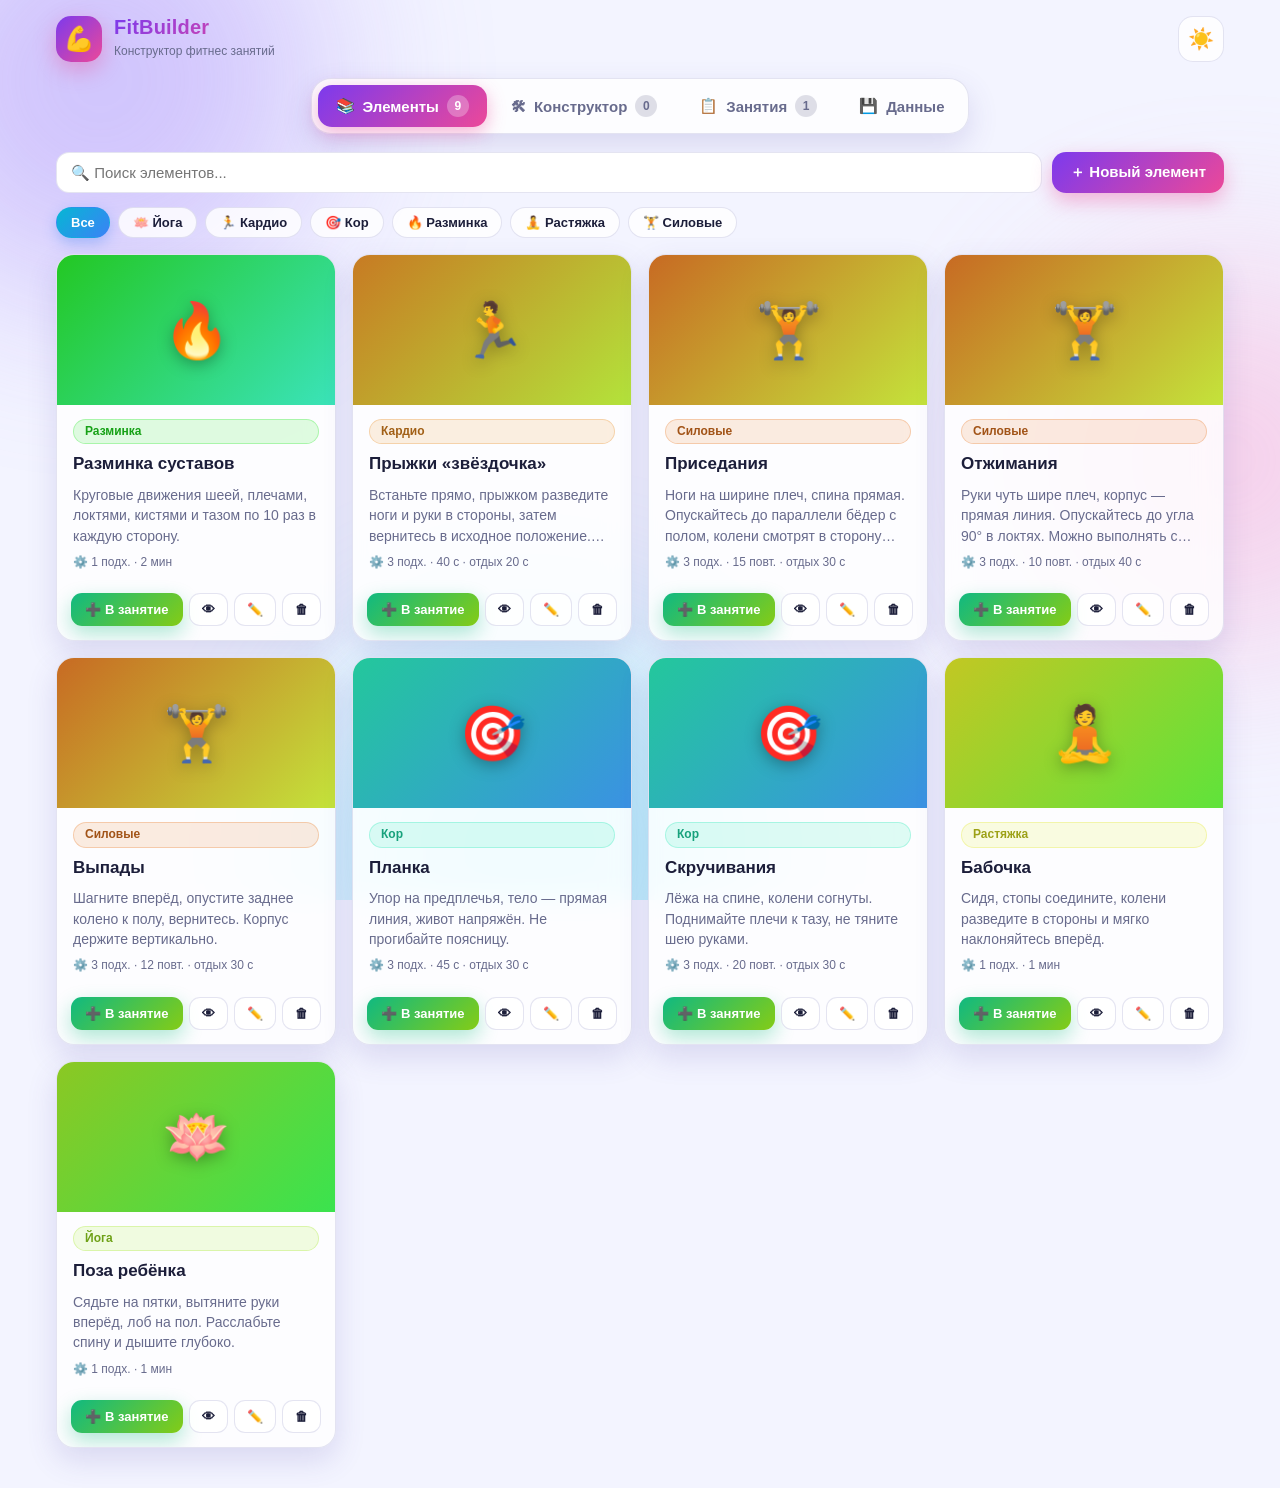
<file: modules/fitness/index.html>
<!DOCTYPE html>
<html lang="ru" data-theme="dark">
<head>
<meta charset="UTF-8">
<meta name="viewport" content="width=device-width, initial-scale=1, viewport-fit=cover">
<title>Конструктор фитнес занятий</title>
<script type="application/json" id="manifest">{"id":"fitness-constructor-583917","name":"Конструктор фитнес занятий v1","icon":"💪","description":"Создавайте элементы занятий с фото, видео и ссылками, собирайте из них планы тренировок и запускайте их с таймером."}</script>
<style>
:root{
  --g-primary:linear-gradient(135deg,#7c3aed 0%,#ec4899 100%);
  --g-info:linear-gradient(135deg,#06b6d4 0%,#3b82f6 100%);
  --g-success:linear-gradient(135deg,#10b981 0%,#84cc16 100%);
  --g-danger:linear-gradient(135deg,#ef4444 0%,#f97316 100%);
  --g-warm:linear-gradient(135deg,#f59e0b 0%,#ef4444 100%);
  --radius:18px;
}
[data-theme="dark"]{
  --bg:#0d0e1a;--card:rgba(255,255,255,.06);--card-solid:#1a1c35;--border:rgba(255,255,255,.11);
  --text:#f2f3ff;--muted:#9b9eba;--input:rgba(255,255,255,.07);--shadow:0 12px 34px rgba(0,0,0,.45);
  --orb1:#7c3aed;--orb2:#ec4899;--orb3:#06b6d4;--orb-op:.32;--chip-l:74%;--modal-bg:#17192f;--hover:rgba(255,255,255,.09);
}
[data-theme="light"]{
  --bg:#f3f4ff;--card:rgba(255,255,255,.82);--card-solid:#ffffff;--border:rgba(90,90,170,.16);
  --text:#1c1e3a;--muted:#686b8d;--input:#ffffff;--shadow:0 12px 30px rgba(80,70,170,.16);
  --orb1:#a78bfa;--orb2:#f9a8d4;--orb3:#67e8f9;--orb-op:.45;--chip-l:36%;--modal-bg:#ffffff;--hover:rgba(120,100,220,.09);
}
*{box-sizing:border-box}
html{-webkit-text-size-adjust:100%}
body{min-height:calc(100vh - 60px);margin:0;font-family:-apple-system,BlinkMacSystemFont,"Segoe UI",Roboto,Inter,Arial,sans-serif;background:var(--bg);color:var(--text);transition:background .3s,color .3s;position:relative;overflow-x:hidden;line-height:1.45}
body.modal-open{overflow:hidden}
button,input,select,textarea{font-family:inherit;font-size:15px;color:inherit}
.orbs{position:fixed;inset:0;z-index:0;pointer-events:none;overflow:hidden}
.orbs i{position:absolute;border-radius:50%;filter:blur(90px);opacity:var(--orb-op)}
.orbs i:nth-child(1){width:440px;height:440px;background:var(--orb1);top:-140px;left:-120px}
.orbs i:nth-child(2){width:380px;height:380px;background:var(--orb2);top:30%;right:-140px}
.orbs i:nth-child(3){width:420px;height:420px;background:var(--orb3);bottom:-160px;left:25%}
.topbar,.tabs,.app{position:relative;z-index:1}
.topbar{max-width:1200px;margin:0 auto;padding:16px 16px 10px;display:flex;align-items:center;justify-content:space-between;gap:12px}
.brand{display:flex;align-items:center;gap:12px}
.logo{width:46px;height:46px;border-radius:15px;background:var(--g-primary);display:grid;place-items:center;font-size:24px;box-shadow:0 8px 22px rgba(236,72,153,.4)}
.brand b{font-size:20px;letter-spacing:.2px;background:var(--g-primary);-webkit-background-clip:text;background-clip:text;color:transparent;display:block;line-height:1.1}
.brand small{color:var(--muted);font-size:12px}
.icon-btn{width:46px;height:46px;border-radius:15px;border:1px solid var(--border);background:var(--card);cursor:pointer;font-size:21px;backdrop-filter:blur(12px);transition:transform .2s,background .2s}
.icon-btn:hover{transform:rotate(15deg) scale(1.06);background:var(--hover)}
.tabs{display:flex;gap:6px;padding:6px;margin:6px auto 18px;width:fit-content;max-width:calc(100% - 24px);background:var(--card);border:1px solid var(--border);border-radius:20px;backdrop-filter:blur(16px);box-shadow:var(--shadow)}
.tab{border:0;background:transparent;cursor:pointer;padding:10px 18px;border-radius:14px;font-weight:600;color:var(--muted);display:flex;align-items:center;gap:8px;transition:all .2s;white-space:nowrap}
.tab:hover{color:var(--text);background:var(--hover)}
.tab.active{background:var(--g-primary);color:#fff;box-shadow:0 6px 18px rgba(236,72,153,.4)}
.badge{min-width:22px;height:22px;padding:0 6px;border-radius:11px;background:rgba(127,127,160,.25);font-size:12px;display:inline-grid;place-items:center;font-weight:700}
.tab.active .badge{background:rgba(255,255,255,.28)}
.app{max-width:1200px;margin:0 auto;padding:0 16px 40px}
.view{display:none;animation:fade .3s ease}
.view.active{display:block}
@keyframes fade{from{opacity:0;transform:translateY(8px)}to{opacity:1;transform:none}}
h1,h2,h3{margin:0}
.muted{color:var(--muted)}
.panel{background:var(--card);border:1px solid var(--border);border-radius:var(--radius);padding:18px;backdrop-filter:blur(14px);box-shadow:var(--shadow)}
.panel-head{display:flex;justify-content:space-between;align-items:center;gap:10px;flex-wrap:wrap;margin-bottom:14px}
.panel-head h2{font-size:19px}
.toolbar{display:flex;gap:10px;flex-wrap:wrap;align-items:center;margin-bottom:14px}
.toolbar .grow{flex:1;min-width:180px}
.btn{border:0;cursor:pointer;color:#fff;font-weight:650;padding:11px 18px;border-radius:14px;display:inline-flex;align-items:center;justify-content:center;gap:8px;transition:transform .15s,box-shadow .2s,filter .2s;box-shadow:0 6px 18px rgba(0,0,0,.25);position:relative;text-decoration:none;white-space:nowrap}
.btn:hover{transform:translateY(-2px);filter:brightness(1.08)}
.btn:active{transform:translateY(0) scale(.97)}
.btn-primary{background:var(--g-primary);box-shadow:0 8px 20px rgba(236,72,153,.38)}
.btn-info{background:var(--g-info);box-shadow:0 8px 20px rgba(59,130,246,.35)}
.btn-success{background:var(--g-success);box-shadow:0 8px 20px rgba(16,185,129,.33)}
.btn-danger{background:var(--g-danger);box-shadow:0 8px 20px rgba(239,68,68,.33)}
.btn-warm{background:var(--g-warm);box-shadow:0 8px 20px rgba(245,158,11,.33)}
.btn-ghost{background:var(--card);color:var(--text);border:1px solid var(--border);box-shadow:none}
.btn-ghost:hover{background:var(--hover)}
.btn.sm{padding:8px 12px;border-radius:11px;font-size:13px}
.btn.lg{padding:15px 26px;font-size:17px;border-radius:17px}
.btn[disabled]{opacity:.5;pointer-events:none}
input[type=text],input[type=search],input[type=number],input[type=url],select,textarea{width:100%;background:var(--input);border:1px solid var(--border);border-radius:13px;padding:11px 14px;outline:none;transition:border .2s,box-shadow .2s}
input:focus,select:focus,textarea:focus{border-color:#a855f7;box-shadow:0 0 0 3px rgba(168,85,247,.25)}
textarea{resize:vertical;min-height:90px}
label.f{display:flex;flex-direction:column;gap:6px;font-size:13px;color:var(--muted);font-weight:600}
.chips{display:flex;gap:8px;flex-wrap:wrap}
.chip-btn{border:1px solid var(--border);background:var(--card);color:var(--text);padding:7px 14px;border-radius:20px;cursor:pointer;font-weight:600;font-size:13px;transition:all .2s}
.chip-btn:hover{background:var(--hover)}
.chip-btn.active{background:var(--g-info);color:#fff;border-color:transparent;box-shadow:0 5px 14px rgba(59,130,246,.35)}
.chip{display:inline-flex;align-items:center;gap:4px;padding:3px 11px;border-radius:20px;font-size:12px;font-weight:700;background:hsla(var(--h,260),80%,60%,.17);color:hsl(var(--h,260),75%,var(--chip-l));border:1px solid hsla(var(--h,260),80%,60%,.35)}
.grid{display:grid;grid-template-columns:repeat(auto-fill,minmax(250px,1fr));gap:16px}
.card{background:var(--card);border:1px solid var(--border);border-radius:var(--radius);overflow:hidden;display:flex;flex-direction:column;backdrop-filter:blur(14px);box-shadow:var(--shadow);transition:transform .2s,box-shadow .2s}
.card:hover{transform:translateY(-4px)}
.thumb{position:relative;height:150px;background:linear-gradient(135deg,hsl(var(--h,260),70%,46%),hsl(calc(var(--h,260) + 45),75%,56%));display:grid;place-items:center;overflow:hidden;cursor:pointer;flex-shrink:0}
.thumb-emoji{font-size:54px;filter:drop-shadow(0 4px 8px rgba(0,0,0,.3))}
.thumb img,.thumb video{position:absolute;inset:0;width:100%;height:100%;object-fit:cover;background:#000}
.play-badge{position:absolute;right:10px;bottom:10px;width:34px;height:34px;border-radius:50%;background:rgba(0,0,0,.55);color:#fff;display:grid;place-items:center;font-size:13px;z-index:2}
.thumb.mini{width:54px;height:54px;border-radius:14px;flex-shrink:0}
.thumb.mini .thumb-emoji{font-size:26px}
.thumb.mini .play-badge{display:none}
.card-body{padding:14px 16px;display:flex;flex-direction:column;gap:8px;flex:1}
.card-body h3{font-size:17px}
.clamp{display:-webkit-box;-webkit-line-clamp:3;-webkit-box-orient:vertical;overflow:hidden;font-size:14px;margin:0}
.meta{font-size:12px;color:var(--muted);display:flex;gap:10px;flex-wrap:wrap}
.card-actions{display:flex;gap:6px;padding:0 14px 14px;flex-wrap:wrap}
.card-actions .btn:first-child{flex:1}
.empty{text-align:center;padding:50px 20px;color:var(--muted);grid-column:1/-1}
.empty .big{font-size:56px;margin-bottom:10px}
.builder-grid{display:grid;grid-template-columns:minmax(0,1.5fr) minmax(0,1fr);gap:18px;align-items:start}
.builder-pick{position:sticky;top:12px;max-height:calc(100vh - 40px);display:flex;flex-direction:column}
.pick-list{display:flex;flex-direction:column;gap:8px;overflow:auto;margin-top:12px;padding-right:2px;min-height:80px}
.pick-row{display:flex;align-items:center;gap:10px;padding:8px;border-radius:14px;border:1px solid var(--border);background:var(--input);transition:background .2s}
.pick-row:hover{background:var(--hover)}
.pick-row .info{flex:1;min-width:0}
.pick-row .info b{display:block;font-size:14px;white-space:nowrap;overflow:hidden;text-overflow:ellipsis}
.add-btn{width:40px;height:40px;border-radius:12px;border:0;cursor:pointer;background:var(--g-success);color:#fff;font-size:22px;font-weight:700;box-shadow:0 6px 14px rgba(16,185,129,.35);transition:transform .15s;flex-shrink:0}
.add-btn:hover{transform:scale(1.1) rotate(8deg)}
.stats{display:grid;grid-template-columns:repeat(auto-fit,minmax(110px,1fr));gap:10px;margin:14px 0}
.stat{background:var(--input);border:1px solid var(--border);border-radius:14px;padding:10px 12px;text-align:center}
.stat b{display:block;font-size:22px;background:var(--g-primary);-webkit-background-clip:text;background-clip:text;color:transparent}
.stat span{font-size:12px;color:var(--muted)}
.plan-items{display:flex;flex-direction:column;gap:10px;margin:14px 0}
.plan-item{display:flex;gap:10px;align-items:flex-start;padding:12px;border-radius:16px;border:1px solid var(--border);background:var(--input);transition:all .2s;animation:fade .25s}
.plan-item.dragging{opacity:.4}
.plan-item.over{border-color:#a855f7;box-shadow:0 0 0 3px rgba(168,85,247,.25)}
.pi-num{width:30px;height:30px;border-radius:10px;background:var(--g-primary);color:#fff;font-weight:700;display:grid;place-items:center;font-size:14px;flex-shrink:0}
.pi-main{flex:1;min-width:0;display:flex;flex-direction:column;gap:8px}
.pi-title{display:flex;align-items:center;gap:8px;flex-wrap:wrap}
.pi-fields{display:grid;grid-template-columns:repeat(4,1fr);gap:8px}
.pi-fields label{font-size:11px;color:var(--muted);font-weight:600;display:flex;flex-direction:column;gap:3px}
.pi-fields input,.pi-main>input{padding:7px 9px;border-radius:10px;font-size:14px}
.pi-actions{display:flex;flex-direction:column;gap:4px}
.mini-btn{width:32px;height:32px;border-radius:10px;border:1px solid var(--border);background:var(--card);cursor:pointer;font-size:14px;display:grid;place-items:center;transition:all .15s}
.mini-btn:hover{background:var(--hover);transform:scale(1.08)}
.mini-btn.del:hover{background:var(--g-danger);border-color:transparent;color:#fff}
.drag-handle{cursor:grab;color:var(--muted);font-size:18px;text-align:center;user-select:none;line-height:30px;width:20px}
.row{display:flex;gap:10px;flex-wrap:wrap;align-items:center}
.row.end{justify-content:flex-end}
.row.center{justify-content:center}
.shake{animation:shake .4s}
@keyframes shake{25%{transform:translateX(-6px)}75%{transform:translateX(6px)}}
.data-grid{display:grid;grid-template-columns:repeat(auto-fit,minmax(280px,1fr));gap:16px}
.data-card{display:flex;flex-direction:column;gap:12px}
.data-card h3{font-size:17px}
.data-card p{margin:0;font-size:14px}
.overlay{position:fixed;inset:0;z-index:100;background:rgba(5,6,18,.62);backdrop-filter:blur(6px);display:flex;align-items:center;justify-content:center;padding:16px;animation:fadeIn .2s}
.overlay.closing{opacity:0;transition:opacity .15s}
@keyframes fadeIn{from{opacity:0}to{opacity:1}}
.modal{background:var(--modal-bg);border:1px solid var(--border);border-radius:24px;padding:22px;width:100%;max-width:520px;max-height:92vh;overflow:auto;box-shadow:0 30px 80px rgba(0,0,0,.5);animation:pop .25s cubic-bezier(.2,1.2,.4,1)}
.modal.wide{max-width:760px}
.modal.small{max-width:420px}
.modal.lightbox{background:transparent;border:0;box-shadow:none;max-width:95vw;padding:0}
@keyframes pop{from{opacity:0;transform:scale(.92) translateY(12px)}to{opacity:1;transform:none}}
.modal-head{display:flex;justify-content:space-between;align-items:center;gap:10px;margin-bottom:16px}
.modal-head h2{font-size:21px}
.form-grid{display:grid;grid-template-columns:1fr 1fr;gap:12px}
.form-grid .full{grid-column:1/-1}
.form-grid.four{grid-template-columns:repeat(4,1fr)}
.section-title{font-size:14px;font-weight:700;margin:18px 0 8px;display:flex;align-items:center;justify-content:space-between;gap:8px;flex-wrap:wrap}
.media-grid{display:grid;grid-template-columns:repeat(auto-fill,minmax(110px,1fr));gap:10px}
.media-tile{position:relative;aspect-ratio:1;border-radius:14px;overflow:hidden;background:#000;border:1px solid var(--border)}
.media-tile img,.media-tile video{width:100%;height:100%;object-fit:cover}
.media-tile .rm{position:absolute;top:6px;right:6px;width:28px;height:28px;border-radius:9px;border:0;background:var(--g-danger);color:#fff;cursor:pointer;font-size:13px;z-index:3}
.media-tile .tag{position:absolute;left:6px;bottom:6px;font-size:11px;background:rgba(0,0,0,.6);color:#fff;border-radius:8px;padding:2px 7px;z-index:2}
.link-row{display:flex;align-items:center;gap:8px;padding:8px 12px;border-radius:12px;background:var(--input);border:1px solid var(--border);margin-bottom:6px}
.link-row a{flex:1;min-width:0;overflow:hidden;text-overflow:ellipsis;white-space:nowrap;color:#60a5fa;text-decoration:none;font-weight:600}
[data-theme="light"] .link-row a{color:#2563eb}
.link-add{display:grid;grid-template-columns:1.4fr 1fr auto;gap:8px}
.view-media{display:grid;grid-template-columns:repeat(auto-fill,minmax(200px,1fr));gap:10px;margin:14px 0}
.view-media img,.view-media video{width:100%;border-radius:14px;background:#000;max-height:300px;object-fit:cover;cursor:zoom-in}
.view-media video{cursor:default;object-fit:contain}
.desc{white-space:pre-wrap;margin:12px 0}
.lb-img{max-width:95vw;max-height:90vh;border-radius:16px;display:block;margin:0 auto}
.plan-view-item{display:flex;gap:12px;align-items:center;padding:10px;border-radius:14px;background:var(--input);border:1px solid var(--border);margin-bottom:8px;cursor:pointer}
.plan-view-item:hover{background:var(--hover)}
.plan-view-item .info{flex:1;min-width:0}
.plan-view-item .info small{color:var(--muted);display:block}
.plan-chips{display:flex;flex-wrap:wrap;gap:6px}
.toasts{position:fixed;left:0;right:0;bottom:24px;z-index:300;display:flex;flex-direction:column;align-items:center;gap:8px;pointer-events:none}
.toast{padding:12px 20px;border-radius:14px;color:#fff;font-weight:600;box-shadow:0 10px 30px rgba(0,0,0,.4);background:var(--g-success);animation:toastIn .3s;max-width:90vw;text-align:center}
.toast.err{background:var(--g-danger)}
.toast.info{background:var(--g-info)}
.toast.out{opacity:0;transform:translateY(10px);transition:all .35s}
@keyframes toastIn{from{opacity:0;transform:translateY(20px) scale(.9)}to{opacity:1;transform:none}}
.confirm h3{font-size:20px;margin-bottom:8px}
.confirm p{margin:0 0 18px}
textarea.code{min-height:220px;font-family:ui-monospace,Menlo,Consolas,monospace;font-size:12px}
.player{text-align:center}
.pl-top{display:flex;justify-content:space-between;align-items:center;margin-bottom:12px}
.progress{height:8px;border-radius:6px;background:var(--input);overflow:hidden;margin-bottom:16px}
.progress i{display:block;height:100%;background:var(--g-primary);border-radius:6px;transition:width .4s}
.pl-phase{display:inline-block;padding:6px 18px;border-radius:20px;font-weight:700;background:var(--g-warm);color:#fff;margin-bottom:10px}
.pl-phase.rest{background:var(--g-info)}
.player h2{font-size:26px;margin-bottom:4px}
.ring{--p:100;width:190px;height:190px;border-radius:50%;margin:18px auto;background:conic-gradient(#ec4899 calc(var(--p)*1%),var(--input) 0);display:grid;place-items:center;box-shadow:0 0 40px rgba(236,72,153,.25);transition:background .3s}
.ring-in{width:158px;height:158px;border-radius:50%;background:var(--modal-bg);display:flex;flex-direction:column;align-items:center;justify-content:center}
.ring-in b{font-size:44px;font-variant-numeric:tabular-nums;line-height:1}
.ring-in small{color:var(--muted);margin-top:4px}
.pl-media{width:100%;max-height:240px;border-radius:16px;object-fit:contain;background:#000;margin:6px 0}
.pl-desc{font-size:14px;color:var(--muted);white-space:pre-wrap;margin:8px 0 14px;text-align:left}
.done-emoji{font-size:80px;animation:bounce 1s infinite}
@keyframes bounce{50%{transform:translateY(-14px)}}
::-webkit-scrollbar{width:8px;height:8px}
::-webkit-scrollbar-thumb{background:rgba(140,140,180,.4);border-radius:6px}
@media (max-width:900px){
  .builder-grid{grid-template-columns:1fr}
  .builder-pick{position:static;max-height:none}
  .pick-list{max-height:420px}
}
@media (max-width:720px){
  .tabs{position:fixed;left:10px;right:10px;bottom:calc(10px + env(safe-area-inset-bottom));width:auto;max-width:none;margin:0;z-index:50;justify-content:space-around;gap:2px;padding:6px}
  .tab{flex-direction:column;gap:2px;padding:7px 4px;font-size:11px;flex:1;position:relative}
  .tab .ti{font-size:20px}
  .tab .badge{position:absolute;top:2px;right:6px;min-width:18px;height:18px;font-size:10px}
  .app{padding-bottom:110px}
  .toasts{bottom:100px}
  .pi-fields{grid-template-columns:repeat(2,1fr)}
  .form-grid.four{grid-template-columns:1fr 1fr}
  .link-add{grid-template-columns:1fr}
  .modal{padding:18px;border-radius:20px}
  .form-grid{grid-template-columns:1fr}
  .brand small{display:none}
}
</style>
</head>
<body>
<div class="orbs"><i></i><i></i><i></i></div>

<header class="topbar">
  <div class="brand">
    <div class="logo">💪</div>
    <div><b>FitBuilder</b><small>Конструктор фитнес занятий</small></div>
  </div>
  <button class="icon-btn" id="themeBtn" data-act="theme" title="Сменить тему">🌙</button>
</header>

<nav class="tabs" id="tabs">
  <button class="tab active" data-act="tab" data-tab="library"><span class="ti">📚</span><span class="tl">Элементы</span><span class="badge" id="bLib">0</span></button>
  <button class="tab" data-act="tab" data-tab="builder"><span class="ti">🛠</span><span class="tl">Конструктор</span><span class="badge" id="bBuild">0</span></button>
  <button class="tab" data-act="tab" data-tab="plans"><span class="ti">📋</span><span class="tl">Занятия</span><span class="badge" id="bPlans">0</span></button>
  <button class="tab" data-act="tab" data-tab="data"><span class="ti">💾</span><span class="tl">Данные</span></button>
</nav>

<main class="app">
  <!-- БИБЛИОТЕКА -->
  <section class="view active" id="view-library">
    <div class="toolbar">
      <input type="search" id="libSearch" class="grow" placeholder="🔍 Поиск элементов...">
      <button class="btn btn-primary" data-act="new-ex">＋ Новый элемент</button>
    </div>
    <div class="chips" id="libChips" style="margin-bottom:16px"></div>
    <div class="grid" id="libGrid"></div>
  </section>

  <!-- КОНСТРУКТОР -->
  <section class="view" id="view-builder">
    <div class="builder-grid">
      <div class="panel">
        <div class="panel-head">
          <h2 id="builderTitle">🛠 Новое занятие</h2>
          <div class="row">
            <button class="btn btn-ghost sm" data-act="plan-new">🆕 Новое</button>
            <button class="btn btn-ghost sm" data-act="plan-clear">🧹 Очистить</button>
          </div>
        </div>
        <div class="form-grid">
          <label class="f full">Название занятия
            <input type="text" id="planName" placeholder="Например: Утренний заряд" maxlength="80">
          </label>
          <label class="f full">Заметки к занятию
            <textarea id="planNotes" placeholder="Цель, инвентарь, особенности..." style="min-height:70px"></textarea>
          </label>
        </div>
        <div class="stats" id="planSummary"></div>
        <div class="plan-items" id="planItems"></div>
        <div class="row">
          <button class="btn btn-primary" data-act="plan-save">💾 Сохранить занятие</button>
          <button class="btn btn-info" data-act="plan-save-new">📄 Сохранить как новое</button>
          <button class="btn btn-success" data-act="plan-start">▶ Запустить</button>
        </div>
      </div>
      <div class="panel builder-pick">
        <div class="panel-head" style="margin-bottom:10px">
          <h2>📚 Элементы</h2>
          <button class="btn btn-ghost sm" data-act="new-ex">＋ Создать</button>
        </div>
        <input type="search" id="pickSearch" placeholder="🔍 Найти элемент...">
        <div class="chips" id="pickChips" style="margin-top:10px"></div>
        <div class="pick-list" id="pickList"></div>
      </div>
    </div>
  </section>

  <!-- ЗАНЯТИЯ -->
  <section class="view" id="view-plans">
    <div class="toolbar">
      <input type="search" id="planSearch" class="grow" placeholder="🔍 Поиск занятий...">
      <button class="btn btn-primary" data-act="plan-new-go">＋ Новое занятие</button>
    </div>
    <div class="grid" id="plansGrid"></div>
  </section>

  <!-- ДАННЫЕ -->
  <section class="view" id="view-data">
    <div class="stats" id="dataStats" style="margin-top:0"></div>
    <div class="data-grid">
      <div class="panel data-card">
        <h3>📤 Резервная копия</h3>
        <p class="muted">Скачайте все элементы, занятия и прикреплённые фото/видео одним файлом.</p>
        <div class="row">
          <button class="btn btn-primary" data-act="export">💾 Скачать с файлами</button>
          <button class="btn btn-info" data-act="export-nomedia">📄 Без файлов</button>
        </div>
      </div>
      <div class="panel data-card">
        <h3>📥 Восстановление</h3>
        <p class="muted">Загрузите ранее сохранённую копию. Данные будут добавлены к текущим (совпадающие заменятся).</p>
        <div class="row">
          <button class="btn btn-success" data-act="import-pick">📂 Выбрать файл</button>
          <button class="btn btn-ghost" data-act="text-backup">📋 Копия текстом</button>
        </div>
        <input type="file" id="importFile" accept=".json,application/json" hidden>
      </div>
      <div class="panel data-card">
        <h3>🎁 Примеры</h3>
        <p class="muted">Добавить готовые упражнения и пример занятия, чтобы быстрее разобраться.</p>
        <div class="row"><button class="btn btn-warm" data-act="demo">✨ Добавить примеры</button></div>
      </div>
      <div class="panel data-card">
        <h3>🗑 Очистка</h3>
        <p class="muted">Удаление данных необратимо. Сделайте резервную копию заранее.</p>
        <div class="row">
          <button class="btn btn-danger sm" data-act="wipe-plans">Удалить занятия</button>
          <button class="btn btn-danger sm" data-act="wipe-ex">Удалить элементы</button>
          <button class="btn btn-danger sm" data-act="wipe-all">Удалить всё</button>
        </div>
      </div>
    </div>
  </section>
</main>

<div id="modalRoot"></div>
<div class="toasts" id="toasts"></div>

<script>
(function(){
'use strict';

/* ---------- Утилиты ---------- */
const $=(s,r=document)=>r.querySelector(s);
const $$=(s,r=document)=>Array.prototype.slice.call(r.querySelectorAll(s));
const esc=s=>String(s==null?'':s).replace(/[&<>"']/g,c=>({'&':'&amp;','<':'&lt;','>':'&gt;','"':'&quot;',"'":'&#39;'}[c]));
const uid=()=>Date.now().toString(36)+Math.random().toString(36).slice(2,8);
const KEY='fitness-constructor-data-v1';
const DEFAULT_CATS=['Разминка','Силовые','Кардио','Растяжка','Йога','Кор','Заминка'];
const EMOJI={'разминка':'🔥','силовые':'🏋️','кардио':'🏃','растяжка':'🧘','йога':'🪷','кор':'🎯','заминка':'🌿'};

function hue(str){let h=0;str=String(str||'Другое');for(let i=0;i<str.length;i++)h=(h*31+str.charCodeAt(i))%360;return h}
function catEmoji(c){return EMOJI[String(c||'').toLowerCase()]||'💪'}
function fixUrl(u){u=String(u||'').trim();if(!u)return'';return /^https?:\/\//i.test(u)?u:'https://'+u}
function fmtSec(s){s=+s||0;if(s<60)return s+' с';const m=Math.floor(s/60),r=s%60;return m+' мин'+(r?' '+r+' с':'')}
function fmtTotal(s){if(s<60)return s+' с';return Math.max(1,Math.round(s/60))+' мин'}
function fmtClock(s){s=Math.max(0,s|0);return String(Math.floor(s/60)).padStart(2,'0')+':'+String(s%60).padStart(2,'0')}
function fmtDate(t){try{return new Date(t).toLocaleDateString('ru-RU',{day:'numeric',month:'short',year:'numeric'})}catch(e){return''}}
function fmtSize(b){if(b<1024)return b+' Б';if(b<1048576)return (b/1024).toFixed(1)+' КБ';if(b<1073741824)return (b/1048576).toFixed(1)+' МБ';return (b/1073741824).toFixed(2)+' ГБ'}
function paramsText(p){const a=[];if(+p.sets)a.push(p.sets+' подх.');if(+p.reps)a.push(p.reps+' повт.');if(+p.duration)a.push(fmtSec(p.duration));if(+p.rest)a.push('отдых '+p.rest+' с');return a.join(' · ')||'без параметров'}
function itemTime(it){const sets=Math.max(1,+it.sets||1);const work=+it.duration>0?+it.duration:(+it.reps||10)*3;const rest=+it.rest||0;return sets*work+(sets-1)*rest}
function blobToDataURL(b){return new Promise((res,rej)=>{const r=new FileReader();r.onload=()=>res(r.result);r.onerror=()=>rej(r.error);r.readAsDataURL(b)})}
function dataURLToBlob(d){const parts=d.split(',');const mime=(parts[0].match(/:(.*?);/)||[])[1]||'application/octet-stream';const bin=atob(parts[1]);const arr=new Uint8Array(bin.length);for(let i=0;i<bin.length;i++)arr[i]=bin.charCodeAt(i);return new Blob([arr],{type:mime})}
function download(text,name){const b=new Blob([text],{type:'application/json'});const u=URL.createObjectURL(b);const a=document.createElement('a');a.href=u;a.download=name;document.body.appendChild(a);a.click();a.remove();setTimeout(()=>URL.revokeObjectURL(u),4000)}

/* ---------- Хранилище (метаданные: localStorage, файлы: IndexedDB) ---------- */
let memStore=null;
function lsGet(){try{const r=localStorage.getItem(KEY);return r?JSON.parse(r):memStore}catch(e){return memStore}}
function lsSet(o){memStore=o;try{localStorage.setItem(KEY,JSON.stringify(o))}catch(e){}}

const DB={
  db:null,mem:new Map(),
  open(){return new Promise(res=>{try{const r=indexedDB.open('fitness-constructor-media',1);r.onupgradeneeded=()=>{r.result.createObjectStore('media')};r.onsuccess=()=>{DB.db=r.result;res()};r.onerror=()=>res();r.onblocked=()=>res()}catch(e){res()}})},
  tx(mode,fn){return new Promise(res=>{try{const t=DB.db.transaction('media',mode);const req=fn(t.objectStore('media'));t.oncomplete=()=>res(req?req.result:undefined);t.onerror=()=>res(undefined);t.onabort=()=>res(undefined)}catch(e){res(undefined)}})},
  async put(id,blob){
    if(DB.db){const ok=await new Promise(res=>{try{const t=DB.db.transaction('media','readwrite');t.objectStore('media').put(blob,id);t.oncomplete=()=>res(true);t.onerror=()=>res(false);t.onabort=()=>res(false)}catch(e){res(false)}});if(ok){DB.mem.delete(id);return}}
    DB.mem.set(id,blob);
  },
  async get(id){if(DB.mem.has(id))return DB.mem.get(id);if(!DB.db)return null;const r=await DB.tx('readonly',s=>s.get(id));return r||null},
  async del(id){DB.mem.delete(id);if(DB.db)await DB.tx('readwrite',s=>s.delete(id))},
  async clear(){DB.mem.clear();if(DB.db)await DB.tx('readwrite',s=>s.clear())},
  async stats(){
    let count=0,size=0;const seen=new Set();
    DB.mem.forEach((b,id)=>{count++;size+=b.size||0;seen.add(id)});
    if(DB.db){const keys=await DB.tx('readonly',s=>s.getAllKeys())||[];const vals=await DB.tx('readonly',s=>s.getAll())||[];vals.forEach((b,i)=>{if(!seen.has(keys[i])){count++;size+=(b&&b.size)||0}})}
    return{count,size};
  }
};

const urlCache=new Map();
async function mediaURL(id){
  if(urlCache.has(id))return urlCache.get(id);
  const b=await DB.get(id);if(!b)return null;
  const u=URL.createObjectURL(b);urlCache.set(id,u);return u;
}
function revoke(id){const u=urlCache.get(id);if(u){URL.revokeObjectURL(u);urlCache.delete(id)}}
async function hydrate(root){
  const els=$$('[data-media]',root);
  await Promise.all(els.map(async el=>{
    const u=await mediaURL(el.dataset.media);
    if(u){el.src=el.hasAttribute('data-poster')?u+'#t=0.3':u}else{el.style.display='none'}
  }));
}
function compressImage(file){
  return new Promise(res=>{
    if(file.type==='image/gif'||file.type==='image/svg+xml'){res(file);return}
    const u=URL.createObjectURL(file);const im=new Image();
    im.onload=()=>{
      try{
        const max=1600;let w=im.width,h=im.height;const k=Math.min(1,max/Math.max(w,h));
        w=Math.round(w*k);h=Math.round(h*k);
        const c=document.createElement('canvas');c.width=w;c.height=h;
        const ctx=c.getContext('2d');ctx.fillStyle='#fff';ctx.fillRect(0,0,w,h);ctx.drawImage(im,0,0,w,h);
        c.toBlob(b=>{URL.revokeObjectURL(u);res(b&&b.size<file.size?b:file)},'image/jpeg',0.86);
      }catch(e){URL.revokeObjectURL(u);res(file)}
    };
    im.onerror=()=>{URL.revokeObjectURL(u);res(file)};
    im.src=u;
  });
}

/* ---------- Состояние ---------- */
function newDraft(){return{id:null,name:'',notes:'',items:[]}}
let S={exercises:[],plans:[],draft:newDraft(),theme:null,seeded:false};
let libSearch='',libCat='all',pickSearch='',pickCat='all',planSearch='';
function save(){lsSet({exercises:S.exercises,plans:S.plans,draft:S.draft,theme:S.theme,seeded:S.seeded})}

function cleanEx(e){
  return{
    id:String(e.id||uid()),name:String(e.name||'Без названия'),category:String(e.category||'Другое'),
    description:String(e.description||''),sets:+e.sets||0,reps:+e.reps||0,duration:+e.duration||0,rest:+e.rest||0,
    links:(Array.isArray(e.links)?e.links:[]).filter(l=>l&&l.url).map(l=>({url:fixUrl(l.url),title:String(l.title||'')})),
    media:(Array.isArray(e.media)?e.media:[]).filter(m=>m&&m.id).map(m=>({id:String(m.id),type:m.type==='video'?'video':'image',name:String(m.name||''),mime:String(m.mime||'')})),
    created:+e.created||Date.now()
  };
}
function cleanItem(i){
  return{uid:String(i.uid||uid()),exId:i.exId?String(i.exId):'',name:String(i.name||'Без названия'),category:String(i.category||'Другое'),
    sets:+i.sets||0,reps:+i.reps||0,duration:+i.duration||0,rest:+i.rest||0,note:String(i.note||'')};
}
function cleanPlan(p){
  return{id:String(p.id||uid()),name:String(p.name||'Без названия'),notes:String(p.notes||''),
    items:(Array.isArray(p.items)?p.items:[]).map(cleanItem),created:+p.created||Date.now(),updated:+p.updated||Date.now()};
}
function makeItem(ex){
  return{uid:uid(),exId:ex.id,name:ex.name,category:ex.category,sets:ex.sets||1,reps:ex.reps||0,duration:ex.duration||0,rest:ex.rest||0,note:''};
}

/* ---------- Модальные окна, подтверждения, тосты ---------- */
const modalRoot=$('#modalRoot');const modalStack=[];
function openModal(html,opts){
  opts=opts||{};
  const ov=document.createElement('div');ov.className='overlay';
  ov.innerHTML='<div class="modal '+(opts.wide?'wide ':'')+(opts.cls||'')+'" role="dialog" aria-modal="true">'+html+'</div>';
  modalRoot.appendChild(ov);
  const api={el:ov.firstElementChild,overlay:ov,sticky:!!opts.sticky,
    close(result){
      if(!ov.isConnected||ov.classList.contains('closing'))return;
      ov.classList.add('closing');setTimeout(()=>ov.remove(),160);
      const i=modalStack.indexOf(api);if(i>=0)modalStack.splice(i,1);
      document.body.classList.toggle('modal-open',modalStack.length>0);
      if(opts.onClose)opts.onClose(result);
    }};
  ov.addEventListener('mousedown',e=>{if(e.target===ov&&!api.sticky)api.close()});
  modalStack.push(api);document.body.classList.add('modal-open');
  hydrate(ov);
  return api;
}
document.addEventListener('keydown',e=>{
  if(e.key==='Escape'&&modalStack.length){const m=modalStack[modalStack.length-1];if(!m.sticky)m.close()}
});
function ask(o){
  return new Promise(res=>{
    let done=false;
    const m=openModal('<div class="confirm"><h3>'+esc(o.title)+'</h3><p class="muted">'+esc(o.text||'')+'</p><div class="row end"><button class="btn btn-ghost" data-k="0">'+esc(o.cancel||'Отмена')+'</button><button class="btn '+(o.danger?'btn-danger':'btn-primary')+'" data-k="1">'+esc(o.ok||'Подтвердить')+'</button></div></div>',
      {cls:'small',onClose:()=>{if(!done){done=true;res(false)}}});
    m.el.addEventListener('click',e=>{const b=e.target.closest('[data-k]');if(!b)return;done=true;res(b.dataset.k==='1');m.close()});
  });
}
function toast(msg,type){
  const t=document.createElement('div');t.className='toast '+(type||'');t.textContent=msg;
  $('#toasts').appendChild(t);
  setTimeout(()=>t.classList.add('out'),2600);setTimeout(()=>t.remove(),3000);
}

/* ---------- Тема и вкладки ---------- */
function applyTheme(){
  document.documentElement.setAttribute('data-theme',S.theme);
  $('#themeBtn').textContent=S.theme==='dark'?'🌙':'☀️';
}
let curTab='library';
function setTab(t){
  curTab=t;
  $$('.view').forEach(v=>v.classList.toggle('active',v.id==='view-'+t));
  $$('.tab').forEach(b=>b.classList.toggle('active',b.dataset.tab===t));
  if(t==='library')renderLibraryList();
  if(t==='builder')renderBuilder();
  if(t==='plans')renderPlans();
  if(t==='data')renderData();
  window.scrollTo({top:0,behavior:'smooth'});
}
function updateBadges(){
  $('#bLib').textContent=S.exercises.length;
  $('#bBuild').textContent=S.draft.items.length;
  $('#bPlans').textContent=S.plans.length;
}

/* ---------- Отрисовка: общие куски ---------- */
function thumbHTML(ex,mini){
  const h=hue(ex&&ex.category);
  let inner='<span class="thumb-emoji">'+catEmoji(ex&&ex.category)+'</span>';
  if(ex){
    const img=(ex.media||[]).find(m=>m.type==='image');
    const vid=(ex.media||[]).find(m=>m.type==='video');
    if(img)inner+='<img data-media="'+esc(img.id)+'" alt="">';
    else if(vid)inner+='<video data-media="'+esc(vid.id)+'" data-poster muted preload="metadata" playsinline></video><span class="play-badge">▶</span>';
  }
  return '<div class="thumb'+(mini?' mini':'')+'" style="--h:'+h+'">'+inner+'</div>';
}
function chip(cat){return '<span class="chip" style="--h:'+hue(cat)+'">'+esc(cat||'Другое')+'</span>'}
function chipsHTML(active,act){
  const cats=Array.from(new Set(S.exercises.map(e=>e.category||'Другое'))).sort();
  if(!cats.length)return'';
  return '<button class="chip-btn '+(active==='all'?'active':'')+'" data-act="'+act+'" data-cat="all">Все</button>'+
    cats.map(c=>'<button class="chip-btn '+(active===c?'active':'')+'" data-act="'+act+'" data-cat="'+esc(c)+'">'+catEmoji(c)+' '+esc(c)+'</button>').join('');
}
function filterEx(q,cat){
  q=q.toLowerCase().trim();
  return S.exercises.filter(e=>(cat==='all'||(e.category||'Другое')===cat)&&(!q||(e.name+' '+e.description+' '+e.category).toLowerCase().includes(q)));
}

/* ---------- Библиотека ---------- */
function renderLibraryList(){
  $('#libChips').innerHTML=chipsHTML(libCat,'lib-cat');
  const list=filterEx(libSearch,libCat);
  const g=$('#libGrid');
  if(!S.exercises.length){
    g.innerHTML='<div class="empty"><div class="big">🏋️</div><h3>Пока нет ни одного элемента</h3><p>Создайте упражнение и прикрепите к нему фото, видео или ссылки.</p><button class="btn btn-primary" data-act="new-ex">＋ Создать первый элемент</button></div>';
  }else if(!list.length){
    g.innerHTML='<div class="empty"><div class="big">🔍</div><p>Ничего не найдено</p></div>';
  }else{
    g.innerHTML=list.map(e=>{
      const ph=(e.media||[]).filter(m=>m.type==='image').length,vd=(e.media||[]).filter(m=>m.type==='video').length,lk=(e.links||[]).length;
      return '<article class="card">'+
        '<div data-act="view-ex" data-id="'+e.id+'">'+thumbHTML(e)+'</div>'+
        '<div class="card-body">'+chip(e.category)+'<h3>'+esc(e.name)+'</h3>'+
        '<p class="muted clamp">'+esc(e.description||'Без описания')+'</p>'+
        '<div class="meta"><span>⚙️ '+esc(paramsText(e))+'</span></div>'+
        '<div class="meta">'+(ph?'<span>🖼 '+ph+'</span>':'')+(vd?'<span>🎬 '+vd+'</span>':'')+(lk?'<span>🔗 '+lk+'</span>':'')+'</div></div>'+
        '<div class="card-actions">'+
        '<button class="btn btn-success sm" data-act="add-to-plan" data-id="'+e.id+'">➕ В занятие</button>'+
        '<button class="btn btn-ghost sm" data-act="view-ex" data-id="'+e.id+'" title="Просмотр">👁</button>'+
        '<button class="btn btn-ghost sm" data-act="edit-ex" data-id="'+e.id+'" title="Изменить">✏️</button>'+
        '<button class="btn btn-ghost sm" data-act="del-ex" data-id="'+e.id+'" title="Удалить">🗑</button>'+
        '</div></article>';
    }).join('');
  }
  hydrate(g);updateBadges();
}

/* ---------- Редактор элемента ---------- */
function openEditor(id){
  const src=id?S.exercises.find(e=>e.id===id):null;
  const ed={media:src?src.media.map(m=>({...m})):[],links:src?src.links.map(l=>({...l})):[],added:[],removed:[],saved:false};
  const v=src||{name:'',category:'',description:'',sets:3,reps:12,duration:0,rest:30};
  const cats=Array.from(new Set(DEFAULT_CATS.concat(S.exercises.map(e=>e.category))));
  const html=
  '<div class="modal-head"><h2>'+(src?'✏️ Изменить элемент':'✨ Новый элемент')+'</h2><button class="mini-btn" data-x="cancel">✕</button></div>'+
  '<div class="form-grid">'+
    '<label class="f">Название<input type="text" id="edName" maxlength="80" placeholder="Например: Приседания" value="'+esc(v.name)+'"></label>'+
    '<label class="f">Категория<input type="text" id="edCat" list="catList" placeholder="Выберите или введите" value="'+esc(v.category)+'"><datalist id="catList">'+cats.map(c=>'<option value="'+esc(c)+'">').join('')+'</datalist></label>'+
    '<label class="f full">Описание<textarea id="edDesc" placeholder="Техника выполнения, советы, ошибки...">'+esc(v.description)+'</textarea></label>'+
  '</div>'+
  '<div class="section-title">⚙️ Параметры по умолчанию</div>'+
  '<div class="form-grid four">'+
    '<label class="f">Подходы<input type="number" min="0" id="edSets" value="'+(+v.sets||0)+'"></label>'+
    '<label class="f">Повторы<input type="number" min="0" id="edReps" value="'+(+v.reps||0)+'"></label>'+
    '<label class="f">Время, сек<input type="number" min="0" id="edDur" value="'+(+v.duration||0)+'"></label>'+
    '<label class="f">Отдых, сек<input type="number" min="0" id="edRest" value="'+(+v.rest||0)+'"></label>'+
  '</div>'+
  '<div class="section-title">🎞 Фото и видео'+
    '<span class="row"><label class="btn btn-info sm">📷 Фото<input type="file" id="edPhoto" accept="image/*" multiple hidden></label>'+
    '<label class="btn btn-primary sm">🎬 Видео<input type="file" id="edVideo" accept="video/*" multiple hidden></label></span></div>'+
  '<div class="media-grid" id="edMedia"></div>'+
  '<div class="section-title">🔗 Ссылки</div>'+
  '<div class="link-add"><input type="url" id="edLinkUrl" placeholder="https://..."><input type="text" id="edLinkTitle" placeholder="Название (необязательно)"><button class="btn btn-success sm" data-x="addlink">＋ Добавить</button></div>'+
  '<div id="edLinks" style="margin-top:10px"></div>'+
  '<div class="row end" style="margin-top:20px"><button class="btn btn-ghost" data-x="cancel">Отмена</button><button class="btn btn-primary" data-x="save">💾 Сохранить элемент</button></div>';

  const m=openModal(html,{wide:true,sticky:true,onClose:()=>{if(!ed.saved){ed.added.forEach(i=>{DB.del(i);revoke(i)})}}});
  const root=m.el;
  function renderMedia(){
    const g=$('#edMedia',root);
    g.innerHTML=ed.media.length?ed.media.map(x=>
      '<div class="media-tile">'+(x.type==='video'?'<video data-media="'+esc(x.id)+'" data-poster muted preload="metadata" playsinline></video><span class="tag">🎬 видео</span>':'<img data-media="'+esc(x.id)+'" alt=""><span class="tag">🖼 фото</span>')+
      '<button class="rm" data-rm="'+esc(x.id)+'" title="Убрать">✕</button></div>').join(''):'<p class="muted" style="grid-column:1/-1;margin:0">Файлы не прикреплены</p>';
    hydrate(g);
  }
  function renderLinks(){
    const g=$('#edLinks',root);
    g.innerHTML=ed.links.map((l,i)=>'<div class="link-row">🔗<a href="'+esc(l.url)+'" target="_blank" rel="noopener noreferrer">'+esc(l.title||l.url)+'</a><button class="mini-btn del" data-rl="'+i+'">✕</button></div>').join('');
  }
  renderMedia();renderLinks();

  async function addFiles(files,kind){
    for(const f of Array.prototype.slice.call(files)){
      if(!f.type.startsWith(kind+'/')){toast('Неподходящий файл: '+f.name,'err');continue}
      if(f.size>300*1048576){toast('Файл слишком большой (>300 МБ): '+f.name,'err');continue}
      let blob=f;
      if(kind==='image')blob=await compressImage(f);
      const mid='m_'+uid();
      await DB.put(mid,blob);
      ed.media.push({id:mid,type:kind==='video'?'video':'image',name:f.name,mime:blob.type||f.type});
      ed.added.push(mid);
    }
    renderMedia();
  }
  $('#edPhoto',root).addEventListener('change',e=>{addFiles(e.target.files,'image');e.target.value=''});
  $('#edVideo',root).addEventListener('change',e=>{addFiles(e.target.files,'video');e.target.value=''});
  function addLink(){
    const u=fixUrl($('#edLinkUrl',root).value);
    if(!u){toast('Введите ссылку','err');return}
    ed.links.push({url:u,title:$('#edLinkTitle',root).value.trim()});
    $('#edLinkUrl',root).value='';$('#edLinkTitle',root).value='';renderLinks();
  }
  root.addEventListener('click',e=>{
    const rm=e.target.closest('[data-rm]');
    if(rm){const i=rm.dataset.rm;ed.media=ed.media.filter(x=>x.id!==i);ed.removed.push(i);renderMedia();return}
    const rl=e.target.closest('[data-rl]');
    if(rl){ed.links.splice(+rl.dataset.rl,1);renderLinks();return}
    const x=e.target.closest('[data-x]');if(!x)return;
    if(x.dataset.x==='cancel')m.close();
    if(x.dataset.x==='addlink')addLink();
    if(x.dataset.x==='save'){
      const name=$('#edName',root).value.trim();
      if(!name){const n=$('#edName',root);n.classList.add('shake');setTimeout(()=>n.classList.remove('shake'),400);n.focus();toast('Введите название элемента','err');return}
      const pending=$('#edLinkUrl',root).value.trim();
      if(pending)addLink();
      const obj={
        id:src?src.id:uid(),name:name,category:$('#edCat',root).value.trim()||'Другое',description:$('#edDesc',root).value.trim(),
        sets:Math.max(0,parseInt($('#edSets',root).value)||0),reps:Math.max(0,parseInt($('#edReps',root).value)||0),
        duration:Math.max(0,parseInt($('#edDur',root).value)||0),rest:Math.max(0,parseInt($('#edRest',root).value)||0),
        links:ed.links,media:ed.media,created:src?src.created:Date.now()
      };
      if(src){const i=S.exercises.findIndex(z=>z.id===src.id);S.exercises[i]=obj}else S.exercises.unshift(obj);
      ed.removed.forEach(i=>{DB.del(i);revoke(i)});
      const sync=it=>{if(it.exId===obj.id){it.name=obj.name;it.category=obj.category}};
      S.draft.items.forEach(sync);S.plans.forEach(p=>p.items.forEach(sync));
      ed.saved=true;save();m.close();
      toast(src?'Элемент обновлён ✅':'Элемент создан 🎉');
      renderAll();
    }
  });
}

/* ---------- Просмотр элемента ---------- */
async function lightbox(mid){
  const u=await mediaURL(mid);if(!u)return;
  const lb=openModal('<img class="lb-img" src="'+u+'" alt="">',{cls:'lightbox'});
  lb.el.addEventListener('click',()=>lb.close());
}
function viewExercise(id){
  const e=S.exercises.find(x=>x.id===id);if(!e)return;
  const imgs=e.media.filter(m=>m.type==='image'),vids=e.media.filter(m=>m.type==='video');
  const html=
  '<div class="modal-head"><div>'+chip(e.category)+'<h2 style="margin-top:6px">'+esc(e.name)+'</h2></div><button class="mini-btn" data-x="close">✕</button></div>'+
  '<div class="muted">⚙️ '+esc(paramsText(e))+'</div>'+
  (e.description?'<div class="desc">'+esc(e.description)+'</div>':'<p class="muted">Без описания</p>')+
  (vids.length||imgs.length?'<div class="view-media">'+
    vids.map(v=>'<video controls playsinline preload="metadata" data-media="'+esc(v.id)+'"></video>').join('')+
    imgs.map(i=>'<img data-media="'+esc(i.id)+'" data-lb="'+esc(i.id)+'" alt="">').join('')+'</div>':'')+
  (e.links.length?'<div class="section-title">🔗 Ссылки</div>'+e.links.map(l=>'<div class="link-row">🔗<a href="'+esc(l.url)+'" target="_blank" rel="noopener noreferrer">'+esc(l.title||l.url)+'</a></div>').join(''):'')+
  '<div class="row end" style="margin-top:18px"><button class="btn btn-ghost" data-x="edit">✏️ Изменить</button><button class="btn btn-success" data-x="add">➕ В занятие</button></div>';
  const m=openModal(html,{wide:true});
  m.el.addEventListener('click',ev=>{
    const lb=ev.target.closest('[data-lb]');if(lb){lightbox(lb.dataset.lb);return}
    const x=ev.target.closest('[data-x]');if(!x)return;
    if(x.dataset.x==='close')m.close();
    if(x.dataset.x==='edit'){m.close();openEditor(id)}
    if(x.dataset.x==='add'){addToDraft(id)}
  });
}
async function deleteExercise(id){
  const e=S.exercises.find(x=>x.id===id);if(!e)return;
  const used=S.plans.filter(p=>p.items.some(i=>i.exId===id)).length;
  const ok=await ask({title:'Удалить элемент «'+e.name+'»?',text:(used?'Он используется в занятиях: '+used+'. В них останется запись с названием, но без описания и файлов. ':'')+'Действие необратимо.',ok:'Удалить',danger:true});
  if(!ok)return;
  e.media.forEach(m=>{DB.del(m.id);revoke(m.id)});
  S.exercises=S.exercises.filter(x=>x.id!==id);
  save();renderAll();toast('Элемент удалён','info');
}

/* ---------- Конструктор ---------- */
function addToDraft(id){
  const ex=S.exercises.find(e=>e.id===id);if(!ex)return;
  S.draft.items.push(makeItem(ex));save();updateBadges();
  if(curTab==='builder')renderPlanItems();
  toast('«'+ex.name+'» добавлено в схему');
}
function renderBuilder(){
  $('#planName').value=S.draft.name;
  $('#planNotes').value=S.draft.notes;
  $('#builderTitle').textContent=S.draft.id?'✏️ Редактирование занятия':'🛠 Новое занятие';
  renderPlanItems();renderPicker();
}
function renderSummary(){
  const it=S.draft.items;
  const total=it.reduce((a,i)=>a+itemTime(i),0);
  const sets=it.reduce((a,i)=>a+Math.max(1,+i.sets||1),0);
  $('#planSummary').innerHTML=
    '<div class="stat"><b>'+it.length+'</b><span>элементов</span></div>'+
    '<div class="stat"><b>'+sets+'</b><span>подходов</span></div>'+
    '<div class="stat"><b>~'+(it.length?fmtTotal(total):'0')+'</b><span>длительность</span></div>';
}
function renderPlanItems(){
  renderSummary();updateBadges();
  const box=$('#planItems');const items=S.draft.items;
  if(!items.length){
    box.innerHTML='<div class="empty" style="padding:30px 10px"><div class="big">🧩</div><p>Схема пуста. Добавляйте элементы из списка справа (кнопка ＋).</p></div>';return;
  }
  box.innerHTML=items.map((it,i)=>{
    const ex=S.exercises.find(e=>e.id===it.exId);
    return '<div class="plan-item" data-i="'+i+'">'+
      '<span class="drag-handle" draggable="true" title="Перетащите">⋮⋮</span>'+
      (ex?thumbHTML(ex,true):'<div class="thumb mini" style="--h:'+hue(it.category)+'"><span class="thumb-emoji">'+catEmoji(it.category)+'</span></div>')+
      '<div class="pi-main">'+
        '<div class="pi-title"><span class="pi-num" style="width:24px;height:24px;font-size:12px">'+(i+1)+'</span><b>'+esc(it.name)+'</b>'+chip(it.category)+(ex?'':'<span class="muted" style="font-size:12px">(элемент удалён)</span>')+'</div>'+
        '<div class="pi-fields">'+
          '<label>Подходы<input type="number" min="0" data-f="sets" value="'+(+it.sets||0)+'"></label>'+
          '<label>Повторы<input type="number" min="0" data-f="reps" value="'+(+it.reps||0)+'"></label>'+
          '<label>Время, сек<input type="number" min="0" data-f="duration" value="'+(+it.duration||0)+'"></label>'+
          '<label>Отдых, сек<input type="number" min="0" data-f="rest" value="'+(+it.rest||0)+'"></label>'+
        '</div>'+
        '<input type="text" data-f="note" placeholder="Заметка к элементу..." value="'+esc(it.note)+'">'+
      '</div>'+
      '<div class="pi-actions">'+
        '<button class="mini-btn" data-act="pi-up" data-i="'+i+'" title="Выше">↑</button>'+
        '<button class="mini-btn" data-act="pi-down" data-i="'+i+'" title="Ниже">↓</button>'+
        (ex?'<button class="mini-btn" data-act="pi-view" data-id="'+ex.id+'" title="Открыть">👁</button>':'')+
        '<button class="mini-btn del" data-act="pi-del" data-i="'+i+'" title="Убрать">✕</button>'+
      '</div></div>';
  }).join('');
  hydrate(box);
}
function renderPicker(){
  $('#pickChips').innerHTML=chipsHTML(pickCat,'pick-cat');
  const list=filterEx(pickSearch,pickCat);
  const box=$('#pickList');
  if(!S.exercises.length){box.innerHTML='<div class="empty" style="padding:20px"><p>Нет элементов. Создайте первый!</p></div>';return}
  if(!list.length){box.innerHTML='<div class="empty" style="padding:20px"><p>Ничего не найдено</p></div>';return}
  box.innerHTML=list.map(e=>'<div class="pick-row">'+thumbHTML(e,true)+
    '<div class="info"><b>'+esc(e.name)+'</b><span class="muted" style="font-size:12px">'+esc(e.category)+' · '+esc(paramsText(e))+'</span></div>'+
    '<button class="mini-btn" data-act="view-ex" data-id="'+e.id+'" title="Просмотр">👁</button>'+
    '<button class="add-btn" data-act="add-to-plan" data-id="'+e.id+'" title="Добавить">＋</button></div>').join('');
  hydrate(box);
}
function isDirty(){
  const d=S.draft;
  if(!d.id)return !!(d.name.trim()||d.notes.trim()||d.items.length);
  const p=S.plans.find(x=>x.id===d.id);if(!p)return d.items.length>0;
  return JSON.stringify({n:d.name,o:d.notes,i:d.items})!==JSON.stringify({n:p.name,o:p.notes,i:p.items});
}
async function resetDraft(go){
  if(isDirty()){
    const ok=await ask({title:'Есть несохранённые изменения',text:'Текущая схема занятия не сохранена и будет потеряна. Продолжить?',ok:'Продолжить',danger:true});
    if(!ok)return false;
  }
  S.draft=newDraft();save();
  if(go)setTab('builder');else renderBuilder();
  return true;
}
function savePlan(asNew){
  const d=S.draft;d.name=d.name.trim();
  if(!d.name){const n=$('#planName');n.classList.add('shake');setTimeout(()=>n.classList.remove('shake'),400);n.focus();toast('Введите название занятия','err');return}
  if(!d.items.length){toast('Добавьте хотя бы один элемент','err');return}
  const copy=JSON.parse(JSON.stringify(d));const now=Date.now();
  const idx=(d.id&&!asNew)?S.plans.findIndex(p=>p.id===d.id):-1;
  if(idx>=0){S.plans[idx]=Object.assign({},S.plans[idx],copy,{updated:now});toast('Занятие обновлено ✅')}
  else{
    const p=Object.assign({},copy,{id:uid(),created:now,updated:now});
    if(asNew){p.items=p.items.map(i=>Object.assign({},i,{uid:uid()}))}
    S.plans.unshift(p);d.id=p.id;toast('Занятие сохранено 🎉');
  }
  save();renderBuilder();updateBadges();
}

/* ---------- Список занятий ---------- */
function planTime(p){return p.items.reduce((a,i)=>a+itemTime(i),0)}
function renderPlans(){
  const q=planSearch.toLowerCase().trim();
  const list=S.plans.filter(p=>!q||(p.name+' '+p.notes+' '+p.items.map(i=>i.name).join(' ')).toLowerCase().includes(q));
  const g=$('#plansGrid');
  if(!S.plans.length){
    g.innerHTML='<div class="empty"><div class="big">📋</div><h3>Сохранённых занятий нет</h3><p>Соберите схему в конструкторе и сохраните её.</p><button class="btn btn-primary" data-act="plan-new-go">🛠 Открыть конструктор</button></div>';
  }else if(!list.length){
    g.innerHTML='<div class="empty"><div class="big">🔍</div><p>Ничего не найдено</p></div>';
  }else{
    g.innerHTML=list.map(p=>{
      const names=p.items.slice(0,4).map(i=>'<span class="chip" style="--h:'+hue(i.category)+'">'+esc(i.name)+'</span>').join('');
      const more=p.items.length>4?'<span class="chip" style="--h:200">+'+(p.items.length-4)+'</span>':'';
      return '<article class="card"><div class="card-body" style="padding-top:18px">'+
        '<h3>'+esc(p.name)+'</h3>'+
        '<div class="meta"><span>🧩 '+p.items.length+' эл.</span><span>⏱ ~'+fmtTotal(planTime(p))+'</span><span>📅 '+fmtDate(p.updated)+'</span></div>'+
        (p.notes?'<p class="muted clamp">'+esc(p.notes)+'</p>':'')+
        '<div class="plan-chips">'+names+more+'</div></div>'+
        '<div class="card-actions">'+
        '<button class="btn btn-success sm" data-act="start-plan" data-id="'+p.id+'">▶ Запустить</button>'+
        '<button class="btn btn-info sm" data-act="open-plan" data-id="'+p.id+'" title="Редактировать">✏️</button>'+
        '<button class="btn btn-ghost sm" data-act="view-plan" data-id="'+p.id+'" title="Просмотр">👁</button>'+
        '<button class="btn btn-ghost sm" data-act="dup-plan" data-id="'+p.id+'" title="Дублировать">📄</button>'+
        '<button class="btn btn-ghost sm" data-act="del-plan" data-id="'+p.id+'" title="Удалить">🗑</button>'+
        '</div></article>';
    }).join('');
  }
  updateBadges();
}
function viewPlan(id){
  const p=S.plans.find(x=>x.id===id);if(!p)return;
  const html=
  '<div class="modal-head"><div><h2>'+esc(p.name)+'</h2><div class="muted" style="font-size:13px">🧩 '+p.items.length+' эл. · ⏱ ~'+fmtTotal(planTime(p))+'</div></div><button class="mini-btn" data-x="close">✕</button></div>'+
  (p.notes?'<div class="desc muted">'+esc(p.notes)+'</div>':'')+
  p.items.map((it,i)=>{
    const ex=S.exercises.find(e=>e.id===it.exId);
    return '<div class="plan-view-item" '+(ex?'data-ex="'+ex.id+'"':'')+'>'+
      (ex?thumbHTML(ex,true):'<div class="thumb mini" style="--h:'+hue(it.category)+'"><span class="thumb-emoji">'+catEmoji(it.category)+'</span></div>')+
      '<div class="info"><b>'+(i+1)+'. '+esc(it.name)+'</b><small>'+esc(paramsText(it))+'</small>'+(it.note?'<small>📝 '+esc(it.note)+'</small>':'')+'</div></div>';
  }).join('')+
  '<div class="row end" style="margin-top:16px"><button class="btn btn-ghost" data-x="edit">✏️ Редактировать</button><button class="btn btn-success" data-x="start">▶ Запустить</button></div>';
  const m=openModal(html,{wide:true});
  m.el.addEventListener('click',e=>{
    const x=e.target.closest('[data-x]');
    if(x){
      if(x.dataset.x==='close')m.close();
      if(x.dataset.x==='edit'){m.close();openPlan(id)}
      if(x.dataset.x==='start'){m.close();startPlayer(p)}
      return;
    }
    const r=e.target.closest('[data-ex]');if(r)viewExercise(r.dataset.ex);
  });
}
async function openPlan(id){
  const p=S.plans.find(x=>x.id===id);if(!p)return;
  if(S.draft.id!==id&&isDirty()){
    const ok=await ask({title:'Заменить текущую схему?',text:'В конструкторе есть несохранённые изменения. Они будут потеряны.',ok:'Заменить',danger:true});
    if(!ok)return;
  }
  S.draft=JSON.parse(JSON.stringify(p));save();setTab('builder');
}
function dupPlan(id){
  const p=S.plans.find(x=>x.id===id);if(!p)return;
  const c=JSON.parse(JSON.stringify(p));c.id=uid();c.name=p.name+' (копия)';c.created=c.updated=Date.now();
  c.items.forEach(i=>i.uid=uid());S.plans.unshift(c);save();renderPlans();toast('Занятие продублировано');
}
async function delPlan(id){
  const p=S.plans.find(x=>x.id===id);if(!p)return;
  const ok=await ask({title:'Удалить занятие «'+p.name+'»?',text:'Элементы в библиотеке останутся нетронутыми.',ok:'Удалить',danger:true});
  if(!ok)return;
  S.plans=S.plans.filter(x=>x.id!==id);if(S.draft.id===id)S.draft.id=null;
  save();renderPlans();toast('Занятие удалено','info');
}

/* ---------- Плеер занятия ---------- */
function startPlayer(plan){
  const steps=[];
  plan.items.forEach((it,ii)=>{
    const sets=Math.max(1,+it.sets||1);
    for(let s=1;s<=sets;s++){
      steps.push({t:'work',ii:ii,s:s,sets:sets,dur:+it.duration>0?+it.duration:0,reps:+it.reps||0});
      const last=(ii===plan.items.length-1&&s===sets);
      if(+it.rest>0&&!last)steps.push({t:'rest',ii:ii,s:s,sets:sets,dur:+it.rest});
    }
  });
  if(!steps.length){toast('В занятии нет элементов','err');return}
  let idx=0,rem=steps[0].dur,running=false,timer=null;
  const m=openModal('<div id="plBody"></div>',{wide:true,sticky:true,onClose:()=>stopTimer()});
  const body=$('#plBody',m.el);
  function stopTimer(){if(timer){clearInterval(timer);timer=null}}
  function startTimer(){stopTimer();timer=setInterval(()=>{rem--;if(rem<=0)next(true);else tick()},1000)}
  function sync(){stopTimer();if(running&&steps[idx].dur>0)startTimer()}
  function next(auto){
    if(idx>=steps.length-1){finish();return}
    idx++;rem=steps[idx].dur;draw();sync();
    if(auto){try{if(navigator.vibrate)navigator.vibrate(220)}catch(e){}}
  }
  function prev(){if(idx>0){idx--;rem=steps[idx].dur;draw();sync()}}
  function finish(){
    stopTimer();
    body.innerHTML='<div class="player"><div class="done-emoji">🎉</div><h2>Занятие завершено!</h2><p class="muted">«'+esc(plan.name)+'» · '+plan.items.length+' эл. Отличная работа!</p><div class="row center" style="margin-top:20px"><button class="btn btn-ghost" data-pl="restart">🔄 Заново</button><button class="btn btn-primary" data-pl="close">Закрыть</button></div></div>';
  }
  function tick(){
    const st=steps[idx];const t=$('#plTime',body),r=$('#plRing',body),tg=$('#plToggle',body);if(!t)return;
    if(st.dur>0){t.textContent=fmtClock(rem);r.style.setProperty('--p',String(rem/st.dur*100));if(tg)tg.textContent=running?'⏸ Пауза':'▶ Старт'}
    else{t.textContent=st.reps?st.reps+'×':'✓';r.style.setProperty('--p','100')}
  }
  function draw(){
    const st=steps[idx];const isRest=st.t==='rest';
    const showIi=isRest&&steps[idx+1]?steps[idx+1].ii:st.ii;
    const it=plan.items[showIi];const ex=S.exercises.find(e=>e.id===it.exId);
    const vid=ex&&ex.media.find(x=>x.type==='video'),img=ex&&ex.media.find(x=>x.type==='image');
    const media=vid?'<video class="pl-media" controls playsinline loop muted data-media="'+esc(vid.id)+'"></video>':(img?'<img class="pl-media" data-media="'+esc(img.id)+'" alt="">':'');
    const timed=st.dur>0;
    body.innerHTML='<div class="player">'+
      '<div class="pl-top"><span class="chip" style="--h:'+hue(it.category)+'">Элемент '+(showIi+1)+' из '+plan.items.length+'</span><button class="mini-btn" data-pl="close">✕</button></div>'+
      '<div class="progress"><i style="width:'+Math.round(idx/steps.length*100)+'%"></i></div>'+
      '<div class="pl-phase '+(isRest?'rest':'')+'">'+(isRest?'Отдых 😮‍💨':'Работа 🔥')+'</div>'+
      '<h2>'+(isRest?'Далее: ':'')+esc(it.name)+'</h2>'+
      '<div class="muted">Подход '+st.s+' из '+st.sets+(it.note?' · 📝 '+esc(it.note):'')+'</div>'+
      '<div class="ring" id="plRing"><div class="ring-in"><b id="plTime">00:00</b><small>'+(timed?'осталось':(st.reps?'повторений':'выполните'))+'</small></div></div>'+
      media+
      (!isRest&&ex&&ex.description?'<div class="pl-desc">'+esc(ex.description)+'</div>':'')+
      '<div class="row center">'+
        '<button class="btn btn-ghost" data-pl="prev"'+(idx===0?' disabled':'')+'>⏮</button>'+
        (timed?'<button class="btn btn-success lg" id="plToggle" data-pl="toggle">▶ Старт</button>':'')+
        '<button class="btn '+(timed?'btn-info':'btn-success lg')+'" data-pl="next">'+(timed?'⏭':'Готово ✓')+'</button>'+
      '</div></div>';
    hydrate(body);tick();
  }
  m.el.addEventListener('click',e=>{
    const b=e.target.closest('[data-pl]');if(!b)return;const a=b.dataset.pl;
    if(a==='close')m.close();
    if(a==='prev')prev();
    if(a==='next')next(false);
    if(a==='toggle'){running=!running;sync();tick()}
    if(a==='restart'){idx=0;rem=steps[0].dur;running=false;draw()}
  });
  draw();
}

/* ---------- Данные ---------- */
async function renderData(){
  const st=await DB.stats();
  $('#dataStats').innerHTML=
    '<div class="stat"><b>'+S.exercises.length+'</b><span>элементов</span></div>'+
    '<div class="stat"><b>'+S.plans.length+'</b><span>занятий</span></div>'+
    '<div class="stat"><b>'+st.count+'</b><span>файлов</span></div>'+
    '<div class="stat"><b>'+fmtSize(st.size)+'</b><span>размер файлов</span></div>';
}
async function exportData(withMedia){
  toast('Готовим файл...','info');
  const media={};
  if(withMedia){
    const ids=new Set();S.exercises.forEach(e=>e.media.forEach(m=>ids.add(m.id)));
    for(const id of ids){const b=await DB.get(id);if(b)media[id]=await blobToDataURL(b)}
  }
  const payload={app:'fitness-constructor',version:1,exportedAt:new Date().toISOString(),exercises:S.exercises,plans:S.plans,media:media};
  download(JSON.stringify(payload),'fitness-backup-'+new Date().toISOString().slice(0,10)+'.json');
  toast('Резервная копия создана ✅');
}
async function importPayload(obj){
  if(!obj||obj.app!=='fitness-constructor'||!Array.isArray(obj.exercises))throw new Error('format');
  const media=obj.media||{};
  for(const id in media){await DB.put(id,dataURLToBlob(media[id]));revoke(id)}
  let ne=0,np=0;
  obj.exercises.map(cleanEx).forEach(e=>{const i=S.exercises.findIndex(x=>x.id===e.id);if(i>=0)S.exercises[i]=e;else S.exercises.push(e);ne++});
  (Array.isArray(obj.plans)?obj.plans:[]).map(cleanPlan).forEach(p=>{const i=S.plans.findIndex(x=>x.id===p.id);if(i>=0)S.plans[i]=p;else S.plans.push(p);np++});
  save();renderAll();
  toast('Импортировано: элементов '+ne+', занятий '+np);
}
function textBackup(){
  const payload={app:'fitness-constructor',version:1,exportedAt:new Date().toISOString(),exercises:S.exercises,plans:S.plans,media:{}};
  const m=openModal('<div class="modal-head"><h2>📋 Копия текстом</h2><button class="mini-btn" data-x="close">✕</button></div>'+
    '<p class="muted" style="margin-top:0">Без фото и видео. Скопируйте текст для сохранения или вставьте ранее сохранённый и нажмите «Импортировать».</p>'+
    '<textarea class="code" id="tbText"></textarea>'+
    '<div class="row end" style="margin-top:14px"><button class="btn btn-info" data-x="copy">📋 Копировать</button><button class="btn btn-success" data-x="imp">📥 Импортировать</button></div>',{wide:true});
  const ta=$('#tbText',m.el);ta.value=JSON.stringify(payload,null,1);
  m.el.addEventListener('click',async e=>{
    const x=e.target.closest('[data-x]');if(!x)return;
    if(x.dataset.x==='close')m.close();
    if(x.dataset.x==='copy'){
      try{await navigator.clipboard.writeText(ta.value);toast('Скопировано 📋')}
      catch(err){ta.select();try{document.execCommand('copy');toast('Скопировано 📋')}catch(e2){toast('Выделите и скопируйте вручную','info')}}
    }
    if(x.dataset.x==='imp'){
      try{await importPayload(JSON.parse(ta.value));m.close()}catch(err){toast('Некорректные данные','err')}
    }
  });
}
function addDemo(silent){
  const defs=[
    ['Разминка суставов','Разминка','Круговые движения шеей, плечами, локтями, кистями и тазом по 10 раз в каждую сторону.',1,0,120,0],
    ['Прыжки «звёздочка»','Кардио','Встаньте прямо, прыжком разведите ноги и руки в стороны, затем вернитесь в исходное положение. Дышите ровно.',3,0,40,20],
    ['Приседания','Силовые','Ноги на ширине плеч, спина прямая. Опускайтесь до параллели бёдер с полом, колени смотрят в сторону носков.',3,15,0,30],
    ['Отжимания','Силовые','Руки чуть шире плеч, корпус — прямая линия. Опускайтесь до угла 90° в локтях. Можно выполнять с колен.',3,10,0,40],
    ['Выпады','Силовые','Шагните вперёд, опустите заднее колено к полу, вернитесь. Корпус держите вертикально.',3,12,0,30],
    ['Планка','Кор','Упор на предплечья, тело — прямая линия, живот напряжён. Не прогибайте поясницу.',3,0,45,30],
    ['Скручивания','Кор','Лёжа на спине, колени согнуты. Поднимайте плечи к тазу, не тяните шею руками.',3,20,0,30],
    ['Бабочка','Растяжка','Сидя, стопы соедините, колени разведите в стороны и мягко наклоняйтесь вперёд.',1,0,60,0],
    ['Поза ребёнка','Йога','Сядьте на пятки, вытяните руки вперёд, лоб на пол. Расслабьте спину и дышите глубоко.',1,0,60,0]
  ];
  const byName={};let added=0;
  defs.forEach(d=>{
    let ex=S.exercises.find(e=>e.name===d[0]);
    if(!ex){ex=cleanEx({id:uid(),name:d[0],category:d[1],description:d[2],sets:d[3],reps:d[4],duration:d[5],rest:d[6]});S.exercises.push(ex);added++}
    byName[d[0]]=ex;
  });
  if(!S.plans.some(p=>p.name==='Тренировка на всё тело')){
    const names=['Разминка суставов','Прыжки «звёздочка»','Приседания','Отжимания','Выпады','Планка','Бабочка'];
    S.plans.push(cleanPlan({id:uid(),name:'Тренировка на всё тело',notes:'Пример занятия: разминка, силовая часть и растяжка. Измените под себя!',items:names.map(n=>makeItem(byName[n]))}));
  }
  save();
  if(!silent){renderAll();toast('Примеры добавлены ✨')}
}
async function wipe(kind){
  const map={plans:['Удалить все занятия?','Будут удалены все сохранённые занятия. Элементы останутся.'],ex:['Удалить все элементы?','Будут удалены все элементы вместе с фото и видео. Занятия сохранятся, но без описаний и файлов.'],all:['Удалить все данные?','Будут удалены элементы, занятия, текущая схема и все прикреплённые файлы.']};
  const ok=await ask({title:map[kind][0],text:map[kind][1],ok:'Удалить',danger:true});if(!ok)return;
  if(kind==='plans'||kind==='all'){S.plans=[];if(kind==='plans')S.draft.id=null}
  if(kind==='ex'||kind==='all'){
    S.exercises.forEach(e=>e.media.forEach(m=>revoke(m.id)));
    await DB.clear();S.exercises=[];
  }
  if(kind==='all'){S.draft=newDraft()}
  S.seeded=true;save();renderAll();toast('Данные удалены','info');
}

function renderAll(){
  updateBadges();
  if(curTab==='library')renderLibraryList();
  if(curTab==='builder')renderBuilder();
  if(curTab==='plans')renderPlans();
  if(curTab==='data')renderData();
}

/* ---------- События ---------- */
document.addEventListener('click',e=>{
  const t=e.target.closest('[data-act]');if(!t)return;
  const a=t.dataset.act,id=t.dataset.id;
  switch(a){
    case'tab':setTab(t.dataset.tab);break;
    case'theme':S.theme=S.theme==='dark'?'light':'dark';applyTheme();save();break;
    case'new-ex':openEditor();break;
    case'edit-ex':openEditor(id);break;
    case'view-ex':viewExercise(id);break;
    case'del-ex':deleteExercise(id);break;
    case'add-to-plan':addToDraft(id);break;
    case'lib-cat':libCat=t.dataset.cat;renderLibraryList();break;
    case'pick-cat':pickCat=t.dataset.cat;renderPicker();break;
    case'pi-up':{const i=+t.dataset.i;if(i>0){const a2=S.draft.items;[a2[i-1],a2[i]]=[a2[i],a2[i-1]];save();renderPlanItems()}break}
    case'pi-down':{const i=+t.dataset.i,a2=S.draft.items;if(i<a2.length-1){[a2[i+1],a2[i]]=[a2[i],a2[i+1]];save();renderPlanItems()}break}
    case'pi-del':S.draft.items.splice(+t.dataset.i,1);save();renderPlanItems();break;
    case'pi-view':viewExercise(id);break;
    case'plan-save':savePlan(false);break;
    case'plan-save-new':savePlan(true);break;
    case'plan-new':resetDraft(false);break;
    case'plan-new-go':resetDraft(true);break;
    case'plan-clear':
      if(!S.draft.items.length){toast('Схема уже пуста','info');break}
      ask({title:'Очистить схему?',text:'Все элементы будут убраны из текущей схемы (сохранённое занятие не изменится, пока вы не нажмёте «Сохранить»).',ok:'Очистить',danger:true}).then(ok=>{if(ok){S.draft.items=[];save();renderPlanItems()}});
      break;
    case'plan-start':
      if(!S.draft.items.length){toast('Добавьте элементы в схему','err');break}
      startPlayer({name:S.draft.name||'Без названия',items:S.draft.items});break;
    case'start-plan':{const p=S.plans.find(x=>x.id===id);if(p)startPlayer(p);break}
    case'open-plan':openPlan(id);break;
    case'view-plan':viewPlan(id);break;
    case'dup-plan':dupPlan(id);break;
    case'del-plan':delPlan(id);break;
    case'export':exportData(true);break;
    case'export-nomedia':exportData(false);break;
    case'import-pick':$('#importFile').click();break;
    case'text-backup':textBackup();break;
    case'demo':addDemo(false);break;
    case'wipe-plans':wipe('plans');break;
    case'wipe-ex':wipe('ex');break;
    case'wipe-all':wipe('all');break;
  }
});
document.addEventListener('input',e=>{
  const t=e.target;
  if(t.id==='planName'){S.draft.name=t.value;save();return}
  if(t.id==='planNotes'){S.draft.notes=t.value;save();return}
  if(t.id==='libSearch'){libSearch=t.value;renderLibraryList();return}
  if(t.id==='pickSearch'){pickSearch=t.value;renderPicker();return}
  if(t.id==='planSearch'){planSearch=t.value;renderPlans();return}
  const row=t.closest&&t.closest('.plan-item');
  if(row&&t.dataset.f){
    const it=S.draft.items[+row.dataset.i];if(!it)return;
    const f=t.dataset.f;
    it[f]=f==='note'?t.value:Math.max(0,parseInt(t.value)||0);
    save();renderSummary();
  }
});
$('#importFile').addEventListener('change',async e=>{
  const f=e.target.files[0];e.target.value='';if(!f)return;
  try{await importPayload(JSON.parse(await f.text()))}catch(err){toast('Не удалось прочитать файл','err')}
});
let dragIdx=null;
const planBox=$('#planItems');
planBox.addEventListener('dragstart',e=>{
  const h=e.target.closest('.drag-handle');if(!h)return;
  const it=h.closest('.plan-item');dragIdx=+it.dataset.i;it.classList.add('dragging');
  try{e.dataTransfer.effectAllowed='move';e.dataTransfer.setData('text/plain',String(dragIdx));e.dataTransfer.setDragImage(it,20,20)}catch(_){}
});
planBox.addEventListener('dragover',e=>{
  if(dragIdx===null)return;e.preventDefault();
  const it=e.target.closest('.plan-item');
  $$('.plan-item',planBox).forEach(x=>x.classList.toggle('over',x===it));
});
planBox.addEventListener('drop',e=>{
  if(dragIdx===null)return;e.preventDefault();
  const it=e.target.closest('.plan-item');
  if(it){const to=+it.dataset.i;if(to!==dragIdx){const a=S.draft.items;const mv=a.splice(dragIdx,1)[0];a.splice(to,0,mv);save()}}
  dragIdx=null;renderPlanItems();
});
planBox.addEventListener('dragend',()=>{dragIdx=null;renderPlanItems()});

/* ---------- Запуск ---------- */
async function init(){
  await DB.open();
  const d=lsGet();
  if(d){
    S.exercises=(d.exercises||[]).map(cleanEx);
    S.plans=(d.plans||[]).map(cleanPlan);
    const dr=d.draft||newDraft();
    S.draft={id:dr.id||null,name:String(dr.name||''),notes:String(dr.notes||''),items:(dr.items||[]).map(cleanItem)};
    S.theme=d.theme||null;S.seeded=!!d.seeded;
  }
  if(!S.theme)S.theme=(window.matchMedia&&window.matchMedia('(prefers-color-scheme: light)').matches)?'light':'dark';
  if(!S.seeded&&!S.exercises.length&&!S.plans.length){addDemo(true);S.seeded=true}
  save();applyTheme();updateBadges();renderLibraryList();
}
init();
})();
</script>
</body>
</html>
</file>
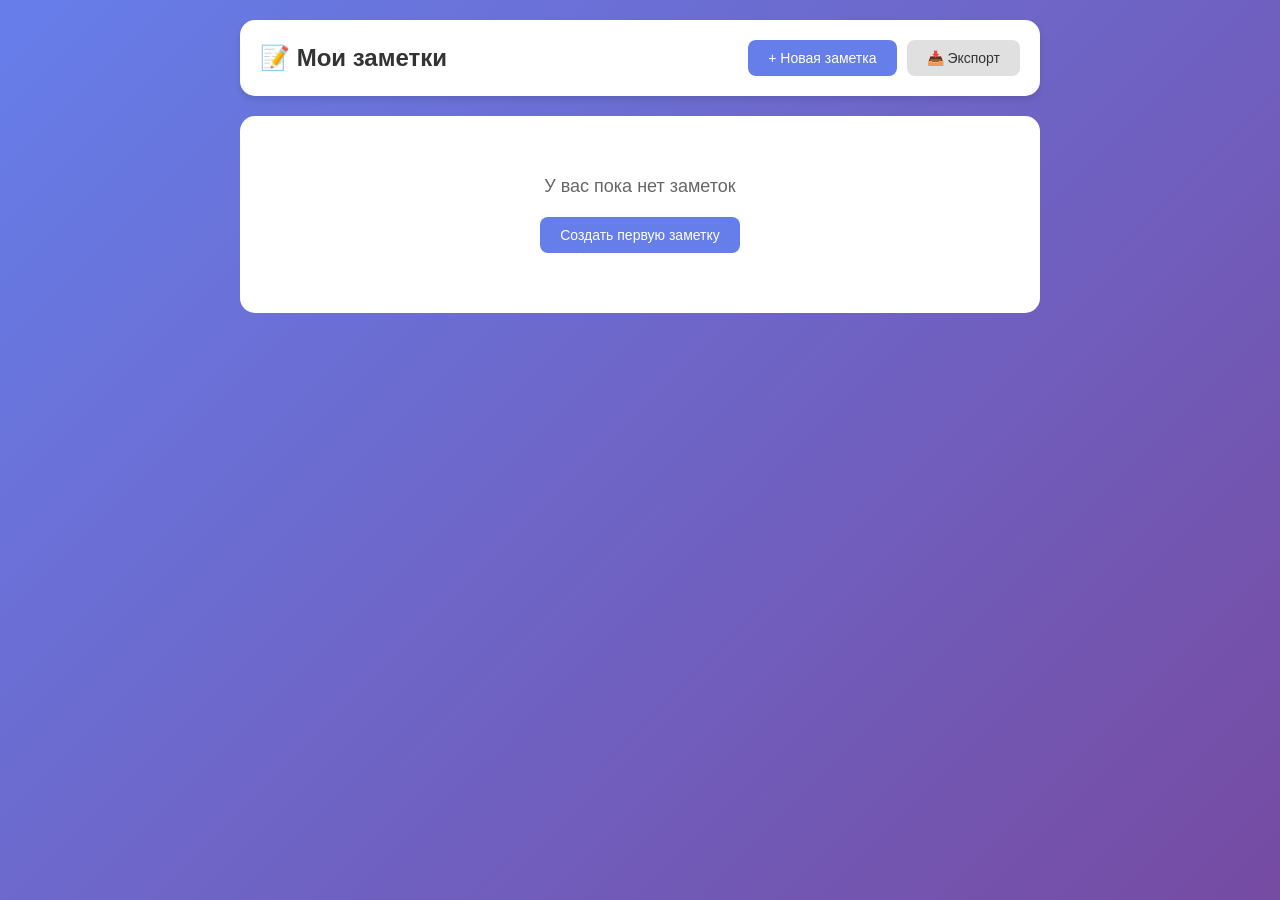
<file: modules/notes/index.html>
<!DOCTYPE html>
<html lang="ru">
<head>
  <meta charset="UTF-8">
  <meta name="viewport" content="width=device-width, initial-scale=1.0">
  <title>Блокнот</title>
  
  <script type="application/json" id="manifest">
  {
    "id": "notes",
    "name": "Блокнот",
    "icon": "📝",
    "description": "Простые заметки с автосохранением"
  }
  </script>
  
  <style>
    * {
      margin: 0;
      padding: 0;
      box-sizing: border-box;
    }
    
    body {
      font-family: -apple-system, BlinkMacSystemFont, 'Segoe UI', Roboto, sans-serif;
      background: linear-gradient(135deg, #667eea 0%, #764ba2 100%);
      min-height: 100vh;
      padding: 20px;
    }
    
    .container {
      max-width: 800px;
      margin: 0 auto;
    }
    
    header {
      background: white;
      border-radius: 15px;
      padding: 20px;
      margin-bottom: 20px;
      display: flex;
      justify-content: space-between;
      align-items: center;
      flex-wrap: wrap;
      gap: 10px;
      box-shadow: 0 4px 6px rgba(0, 0, 0, 0.1);
    }
    
    h1 {
      color: #333;
      font-size: 24px;
    }
    
    .actions {
      display: flex;
      gap: 10px;
      flex-wrap: wrap;
    }
    
    .btn {
      padding: 10px 20px;
      border: none;
      border-radius: 8px;
      font-size: 14px;
      cursor: pointer;
      transition: all 0.3s;
      background: #e0e0e0;
      color: #333;
    }
    
    .btn:hover {
      transform: translateY(-2px);
      box-shadow: 0 4px 8px rgba(0, 0, 0, 0.2);
    }
    
    .btn-primary {
      background: #667eea;
      color: white;
    }
    
    .btn-danger {
      background: #e74c3c;
      color: white;
    }
    
    .notes-list {
      display: grid;
      gap: 15px;
    }
    
    .note-card {
      background: white;
      border-radius: 12px;
      padding: 20px;
      cursor: pointer;
      transition: all 0.3s;
      box-shadow: 0 4px 6px rgba(0, 0, 0, 0.1);
    }
    
    .note-card:hover {
      transform: translateY(-3px);
      box-shadow: 0 6px 12px rgba(0, 0, 0, 0.15);
    }
    
    .note-title {
      font-size: 18px;
      font-weight: 600;
      color: #333;
      margin-bottom: 8px;
    }
    
    .note-preview {
      font-size: 14px;
      color: #666;
      line-height: 1.5;
      display: -webkit-box;
      -webkit-line-clamp: 2;
      -webkit-box-orient: vertical;
      overflow: hidden;
    }
    
    .note-date {
      font-size: 12px;
      color: #999;
      margin-top: 10px;
    }
    
    .editor {
      background: white;
      border-radius: 15px;
      padding: 20px;
      box-shadow: 0 4px 6px rgba(0, 0, 0, 0.1);
    }
    
    .editor-header {
      display: flex;
      gap: 10px;
      margin-bottom: 15px;
      align-items: center;
    }
    
    .title-input {
      flex: 1;
      padding: 12px;
      border: 2px solid #e0e0e0;
      border-radius: 8px;
      font-size: 18px;
      font-weight: 600;
      outline: none;
      transition: border-color 0.3s;
    }
    
    .title-input:focus {
      border-color: #667eea;
    }
    
    .content-input {
      width: 100%;
      min-height: 400px;
      padding: 15px;
      border: 2px solid #e0e0e0;
      border-radius: 8px;
      font-size: 16px;
      line-height: 1.6;
      resize: vertical;
      outline: none;
      font-family: inherit;
      transition: border-color 0.3s;
    }
    
    .content-input:focus {
      border-color: #667eea;
    }
    
    .editor-footer {
      display: flex;
      justify-content: space-between;
      align-items: center;
      margin-top: 15px;
      flex-wrap: wrap;
      gap: 10px;
    }
    
    #save-status {
      font-size: 14px;
      color: #666;
    }
    
    .empty-state {
      text-align: center;
      padding: 60px 20px;
      background: white;
      border-radius: 15px;
      color: #666;
    }
    
    .empty-state p {
      font-size: 18px;
      margin-bottom: 20px;
    }
    
    @media (max-width: 600px) {
      header {
        flex-direction: column;
        align-items: stretch;
      }
      
      .actions {
        justify-content: stretch;
      }
      
      .actions .btn {
        flex: 1;
      }
    }
  </style>
</head>
<body>
  <div class="container">
    <header>
      <h1>📝 Мои заметки</h1>
      <div class="actions">
        <button id="new-note-btn" class="btn btn-primary">+ Новая заметка</button>
        <button id="export-btn" class="btn">📥 Экспорт</button>
      </div>
    </header>
    
    <div class="notes-list" id="notes-list"></div>
    
    <div class="editor" id="editor" style="display: none;">
      <div class="editor-header">
        <input type="text" id="note-title" placeholder="Заголовок заметки" class="title-input">
        <button id="close-editor-btn" class="btn">✕ Закрыть</button>
      </div>
      <textarea id="note-content" placeholder="Начните писать..." class="content-input"></textarea>
      <div class="editor-footer">
        <span id="save-status">Автосохранение включено</span>
        <button id="delete-note-btn" class="btn btn-danger">🗑 Удалить</button>
      </div>
    </div>
  </div>
  
  <script>
    let notes = JSON.parse(localStorage.getItem('notes') || '[]');
    let currentNoteId = null;
    let autoSaveTimeout = null;
    
    const notesList = document.getElementById('notes-list');
    const editor = document.getElementById('editor');
    const noteTitle = document.getElementById('note-title');
    const noteContent = document.getElementById('note-content');
    const saveStatus = document.getElementById('save-status');
    
    renderNotesList();
    
    document.getElementById('new-note-btn').addEventListener('click', () => {
      const note = {
        id: Date.now(),
        title: '',
        content: '',
        createdAt: new Date().toISOString(),
        updatedAt: new Date().toISOString()
      };
      
      notes.unshift(note);
      saveNotes();
      openEditor(note.id);
    });
    
    function openEditor(noteId) {
      currentNoteId = noteId;
      const note = notes.find(n => n.id === noteId);
      
      if (!note) return;
      
      noteTitle.value = note.title;
      noteContent.value = note.content;
      
      notesList.style.display = 'none';
      editor.style.display = 'block';
      
      document.getElementById('new-note-btn').style.display = 'none';
    }
    
    document.getElementById('close-editor-btn').addEventListener('click', () => {
      currentNoteId = null;
      editor.style.display = 'none';
      notesList.style.display = 'grid';
      document.getElementById('new-note-btn').style.display = 'block';
      renderNotesList();
    });
    
    function autoSave() {
      if (!currentNoteId) return;
      
      const note = notes.find(n => n.id === currentNoteId);
      if (!note) return;
      
      note.title = noteTitle.value;
      note.content = noteContent.value;
      note.updatedAt = new Date().toISOString();
      
      saveStatus.textContent = '💾 Сохранено';
      setTimeout(() => {
        saveStatus.textContent = 'Автосохранение включено';
      }, 2000);
      
      saveNotes();
    }
    
    noteTitle.addEventListener('input', () => {
      clearTimeout(autoSaveTimeout);
      saveStatus.textContent = '⏳ Сохранение...';
      autoSaveTimeout = setTimeout(autoSave, 500);
    });
    
    noteContent.addEventListener('input', () => {
      clearTimeout(autoSaveTimeout);
      saveStatus.textContent = '⏳ Сохранение...';
      autoSaveTimeout = setTimeout(autoSave, 500);
    });
    
    document.getElementById('delete-note-btn').addEventListener('click', () => {
      if (!currentNoteId) return;
      
      if (confirm('Удалить эту заметку?')) {
        notes = notes.filter(n => n.id !== currentNoteId);
        saveNotes();
        document.getElementById('close-editor-btn').click();
      }
    });
    
    document.getElementById('export-btn').addEventListener('click', () => {
      const data = JSON.stringify(notes, null, 2);
      const blob = new Blob([data], { type: 'application/json' });
      const url = URL.createObjectURL(blob);
      const a = document.createElement('a');
      a.href = url;
      a.download = `notes-${new Date().toISOString().split('T')[0]}.json`;
      a.click();
      URL.revokeObjectURL(url);
    });
    
    function renderNotesList() {
      if (notes.length === 0) {
        notesList.innerHTML = `
          <div class="empty-state">
            <p>У вас пока нет заметок</p>
            <button class="btn btn-primary" onclick="document.getElementById('new-note-btn').click()">
              Создать первую заметку
            </button>
          </div>
        `;
        return;
      }
      
      notesList.innerHTML = notes.map(note => `
        <div class="note-card" onclick="openEditor(${note.id})">
          <div class="note-title">${note.title || 'Без заголовка'}</div>
          <div class="note-preview">${note.content || 'Пустая заметка'}</div>
          <div class="note-date">${formatDate(note.updatedAt)}</div>
        </div>
      `).join('');
    }
    
    function saveNotes() {
      localStorage.setItem('notes', JSON.stringify(notes));
    }
    
    function formatDate(isoString) {
      const date = new Date(isoString);
      return date.toLocaleString('ru-RU', {
        day: '2-digit',
        month: '2-digit',
        year: 'numeric',
        hour: '2-digit',
        minute: '2-digit'
      });
    }
    
    window.openEditor = openEditor;
  </script>
</body>
</html>
</file>
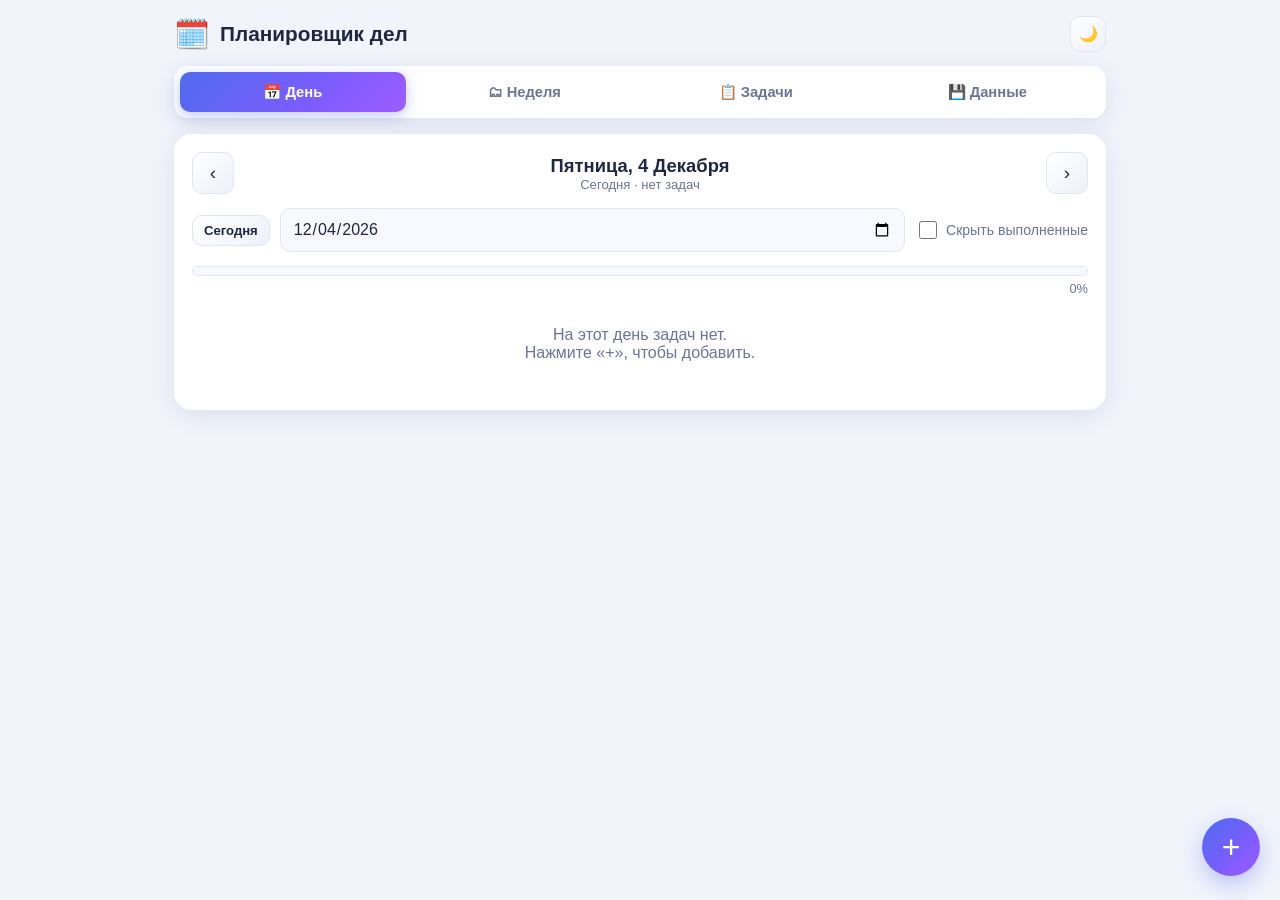
<file: modules/planner/index.html>
<!DOCTYPE html>
<html lang="ru">
<head>
<meta charset="UTF-8">
<meta name="viewport" content="width=device-width, initial-scale=1">
<title>Планировщик дел v2</title>
<script type="application/json" id="manifest">{"id":"task-planner-restart-684132","name":"Планировщик дел v2","icon":"🗓️","description":"Планировщик дел: разовые задачи, ежедневные, по дням недели и раз в две недели. Дневной и недельный вид, отметки выполнения, светлая и тёмная темы, экспорт и импорт данных https://e3dr8nj.github.io/MindToApp/modules/planner/langing.html",
   
"info":"https://e3dr8nj.github.io/MindToApp/modules/planner/langing.html"}</script>
<style>
  :root{
    --bg:#f1f4fb; --card:#ffffff; --text:#1f2740; --muted:#6c7693; --primary:#4f6bed; --primary-d:#3b53c7;
    --border:#e1e6f3; --danger:#e5484d; --ok:#2fa866; --shadow:0 6px 24px rgba(40,55,110,.10);
    --grad:linear-gradient(135deg,#4f6bed 0%,#7c5cff 60%,#9d5cff 100%);
    --grad-h:linear-gradient(135deg,#3b53c7 0%,#6a49e8 60%,#8a49ee 100%);
    --grad-shadow:rgba(79,107,237,.35);
    --sec-grad:linear-gradient(135deg,#ffffff 0%,#eef1fb 100%);
    --sec-grad-h:linear-gradient(135deg,#f6f8ff 0%,#e6ebfa 100%);
    --danger-grad:linear-gradient(135deg,#ff6b7a 0%,#e5484d 100%);
    --danger-grad-h:linear-gradient(135deg,#f25564 0%,#d13a3f 100%);
    --ok-grad:linear-gradient(135deg,#3ecf8e 0%,#2fa866 100%);
    --input-bg:#f7f9ff;
  }
  :root[data-theme="dark"]{
    --bg:#12152b; --card:#1c2140; --text:#e8ebfa; --muted:#9aa3c8; --border:#2c3160;
    --shadow:0 6px 24px rgba(0,0,0,.35); --primary:#6d85ff; --primary-d:#5670ee;
    --grad:linear-gradient(135deg,#6d85ff 0%,#9b6bff 60%,#c06bff 100%);
    --grad-h:linear-gradient(135deg,#5670ee 0%,#8a58f0 60%,#af58f5 100%);
    --grad-shadow:rgba(109,133,255,.40);
    --sec-grad:linear-gradient(135deg,#262b52 0%,#1d2140 100%);
    --sec-grad-h:linear-gradient(135deg,#2d3360 0%,#232849 100%);
    --danger-grad:linear-gradient(135deg,#ff7585 0%,#e5484d 100%);
    --danger-grad-h:linear-gradient(135deg,#f25564 0%,#d13a3f 100%);
    --ok-grad:linear-gradient(135deg,#3ecf8e 0%,#2fa866 100%);
    --input-bg:#171a33;
  }
  *{box-sizing:border-box}
  body{margin:0;min-height:calc(100vh - 60px);background:var(--bg);color:var(--text);
    font-family:-apple-system,BlinkMacSystemFont,"Segoe UI",Roboto,Arial,sans-serif;
    transition:background-color .25s ease,color .25s ease;}
  .app{max-width:960px;margin:0 auto;padding:16px 14px 100px}
  header{display:flex;align-items:center;gap:10px;margin-bottom:14px}
  header h1{font-size:1.3rem;margin:0;flex:1}
  nav{display:flex;gap:6px;background:var(--card);padding:6px;border-radius:14px;box-shadow:var(--shadow);margin-bottom:16px;transition:background-color .25s ease}
  nav button{flex:1;border:0;background:transparent;color:var(--muted);padding:11px 4px;border-radius:10px;font-size:.92rem;font-weight:600;cursor:pointer;transition:color .2s}
  nav button.active{background:var(--grad);color:#fff;box-shadow:0 4px 14px var(--grad-shadow)}
  .panel{display:none}.panel.active{display:block}
  .card{background:var(--card);border-radius:18px;box-shadow:var(--shadow);padding:18px;margin-bottom:16px;transition:background-color .25s ease}
  .card h2{margin:0 0 12px;font-size:1.1rem}
  label{display:block;font-size:.8rem;color:var(--muted);margin:12px 0 4px}
  input[type=text],input[type=date],input[type=time],textarea,select{width:100%;padding:11px 12px;border-radius:10px;border:1px solid var(--border);background:var(--input-bg);color:var(--text);font-size:1rem;font-family:inherit;transition:border-color .2s,background-color .25s}
  textarea{min-height:90px;resize:vertical}
  input:focus,textarea:focus,select:focus{outline:2px solid var(--primary);border-color:transparent}
  .row{display:flex;gap:10px;flex-wrap:wrap}
  .row>*{flex:1;min-width:130px}
  button.btn{border:0;background:var(--grad);color:#fff;padding:11px 18px;border-radius:10px;font-size:.95rem;font-weight:700;cursor:pointer;box-shadow:0 5px 16px var(--grad-shadow);transition:transform .15s,box-shadow .2s,background .2s}
  button.btn:hover{background:var(--grad-h);transform:translateY(-1px);box-shadow:0 8px 20px var(--grad-shadow)}
  button.btn:active{transform:translateY(0)}
  button.btn.sec{background:var(--sec-grad);color:var(--text);border:1px solid var(--border);box-shadow:none}
  button.btn.sec:hover{background:var(--sec-grad-h);border-color:var(--primary);transform:translateY(-1px)}
  button.btn.danger{background:var(--danger-grad);box-shadow:0 5px 16px rgba(229,72,77,.35)}
  button.btn.danger:hover{background:var(--danger-grad-h);box-shadow:0 8px 20px rgba(229,72,77,.45)}
  button.btn.small{padding:7px 11px;font-size:.82rem}
  .btns{display:flex;gap:8px;flex-wrap:wrap;margin-top:14px}
  .hint{font-size:.82rem;color:var(--muted);margin-top:6px;line-height:1.4}
  .icon-btn{border:0;background:var(--sec-grad);border:1px solid var(--border);color:var(--text);border-radius:10px;width:36px;height:36px;cursor:pointer;font-size:.95rem;flex:none;transition:border-color .2s,transform .15s}
  .icon-btn:hover{border-color:var(--primary);transform:translateY(-1px)}

  /* day nav */
  .datenav{display:flex;align-items:center;gap:10px}
  .datenav .dl{flex:1;text-align:center}
  .datenav .big{font-size:1.15rem;font-weight:800;text-transform:capitalize}
  .datenav .sub{font-size:.82rem;color:var(--muted)}
  .datenav .icon-btn{width:42px;height:42px;font-size:1.2rem}
  .toolrow{display:flex;gap:10px;flex-wrap:wrap;align-items:center;margin-top:14px}
  .toolrow input[type=date]{width:auto;flex:1;min-width:140px}
  .chk{display:flex;align-items:center;gap:6px;font-size:.88rem;color:var(--muted);margin:0;cursor:pointer}
  .chk input{width:18px;height:18px;accent-color:var(--primary)}
  .progress{height:10px;background:var(--input-bg);border-radius:6px;overflow:hidden;margin-top:14px;border:1px solid var(--border)}
  .progress i{display:block;height:100%;background:var(--ok-grad);width:0;transition:width .3s}
  .ptext{font-size:.8rem;color:var(--muted);margin-top:5px;text-align:right}

  /* tasks */
  .task{display:flex;align-items:center;gap:10px;padding:12px 10px;border-radius:12px;border:1px solid var(--border);background:var(--input-bg);margin-top:8px;border-left-width:6px;transition:background-color .25s}
  .task.done .tt{text-decoration:line-through;color:var(--muted)}
  .task.done{opacity:.7}
  .check{flex:none;width:30px;height:30px;border-radius:50%;border:2px solid var(--muted);background:transparent;color:#fff;cursor:pointer;font-size:1rem;display:flex;align-items:center;justify-content:center;padding:0;transition:background .2s,border-color .2s}
  .task.done .check,.wt.done .check{background:var(--ok-grad);border-color:transparent;box-shadow:0 3px 10px rgba(47,168,102,.4)}
  .task .info{flex:1;min-width:0;cursor:pointer}
  .task .tt{font-weight:700;word-break:break-word}
  .task .meta{font-size:.8rem;color:var(--muted);margin-top:2px;word-break:break-word}
  .time{display:inline-block;font-weight:700;color:var(--primary);margin-right:6px}
  .empty{text-align:center;color:var(--muted);padding:30px 10px}

  /* week */
  .weekgrid{display:grid;grid-template-columns:repeat(auto-fill,minmax(270px,1fr));gap:12px;margin-top:14px}
  .wday{background:var(--input-bg);border:1px solid var(--border);border-radius:14px;padding:10px;transition:background-color .25s}
  .wday.today{border-color:var(--primary);box-shadow:0 0 0 2px var(--primary) inset}
  .wday .wh{display:flex;justify-content:space-between;align-items:center;cursor:pointer;gap:6px}
  .wday .wh b{text-transform:capitalize}
  .wday .wh span{font-size:.78rem;color:var(--muted)}
  .wt{display:flex;align-items:center;gap:8px;padding:7px 6px;margin-top:6px;border-radius:8px;background:var(--card);border-left:4px solid var(--primary);font-size:.9rem}
  .wt .check{width:22px;height:22px;font-size:.75rem}
  .wt.done .tt{text-decoration:line-through;color:var(--muted)}
  .wt .info{flex:1;min-width:0;cursor:pointer;word-break:break-word}
  .wt .time{margin-right:4px}
  .wempty{font-size:.8rem;color:var(--muted);padding:8px 4px}

  /* all tasks */
  .stats{display:flex;gap:10px;flex-wrap:wrap;margin-bottom:6px}
  .stat{flex:1;min-width:90px;background:var(--input-bg);border-radius:12px;padding:10px;text-align:center}
  .stat b{display:block;font-size:1.3rem;background:var(--grad);-webkit-background-clip:text;background-clip:text;color:transparent}
  .stat span{font-size:.75rem;color:var(--muted)}
  .badge{display:inline-block;font-size:.72rem;padding:2px 8px;border-radius:20px;background:var(--card);border:1px solid var(--border);color:var(--muted);margin-right:4px}

  /* form */
  .chips{display:flex;gap:6px;flex-wrap:wrap}
  .chip{flex:1;min-width:42px;padding:9px 0;border-radius:10px;border:1px solid var(--border);background:var(--input-bg);color:var(--text);font-weight:700;cursor:pointer;font-size:.9rem;transition:background .2s,color .2s}
  .chip.on{background:var(--grad);color:#fff;border-color:transparent;box-shadow:0 3px 10px var(--grad-shadow)}
  .swatches{display:flex;gap:10px;flex-wrap:wrap}
  .sw{width:32px;height:32px;border-radius:50%;border:3px solid transparent;cursor:pointer;padding:0}
  .sw.on{border-color:var(--text)}

  /* fab */
  #fab{position:fixed;right:20px;bottom:24px;width:58px;height:58px;border-radius:50%;border:0;background:var(--grad);color:#fff;font-size:2rem;line-height:1;cursor:pointer;box-shadow:0 8px 22px var(--grad-shadow);z-index:30;transition:transform .15s,background .2s}
  #fab:hover{background:var(--grad-h);transform:scale(1.06)}

  /* modal/toast */
  .overlay{position:fixed;inset:0;background:rgba(10,14,35,.55);display:none;align-items:center;justify-content:center;padding:16px;z-index:50}
  .overlay.show{display:flex}
  .modal{background:var(--card);border-radius:16px;padding:20px;width:100%;max-width:460px;box-shadow:var(--shadow);max-height:92vh;overflow:auto}
  .modal h3{margin:0 0 6px}
  .modal p{margin:0 0 6px;color:var(--muted)}
  #toast{position:fixed;left:50%;bottom:24px;transform:translateX(-50%) translateY(30px);background:var(--grad);color:#fff;padding:11px 18px;border-radius:12px;opacity:0;pointer-events:none;transition:.25s;z-index:60;max-width:90vw;text-align:center;box-shadow:0 8px 22px var(--grad-shadow)}
  #toast.show{opacity:1;transform:translateX(-50%) translateY(0)}
  @media(max-width:480px){.card{padding:14px}.weekgrid{grid-template-columns:1fr}nav button{font-size:.8rem}}
</style>
</head>
<body>
<div class="app">
  <header>
    <span style="font-size:1.8rem">🗓️</span>
    <h1>Планировщик дел</h1>
    <button id="themeBtn" class="icon-btn" title="Переключить тему">🌙</button>
  </header>
  <nav>
    <button data-tab="day" class="active">📅 День</button>
    <button data-tab="week">🗂 Неделя</button>
    <button data-tab="tasks">📋 Задачи</button>
    <button data-tab="data">💾 Данные</button>
  </nav>

  <section class="panel active" id="tab-day"></section>
  <section class="panel" id="tab-week"></section>

  <section class="panel" id="tab-tasks">
    <div class="card">
      <h2>Все задачи</h2>
      <div class="row">
        <input type="text" id="tSearch" placeholder="🔍 Поиск...">
        <select id="tFilter">
          <option value="all">Все типы</option>
          <option value="once">Разовые</option>
          <option value="daily">Каждый день</option>
          <option value="weekly">По дням недели</option>
          <option value="biweekly">Раз в 2 недели</option>
        </select>
      </div>
      <div id="tList"></div>
    </div>
  </section>

  <section class="panel" id="tab-data">
    <div class="card">
      <h2>Статистика</h2>
      <div class="stats" id="dStats"></div>
    </div>
    <div class="card">
      <h2>Экспорт</h2>
      <div class="hint" style="margin-top:0">Резервная копия всех задач и отметок выполнения в JSON.</div>
      <div class="btns">
        <button class="btn" id="expDl">⬇️ Скачать файл</button>
        <button class="btn sec" id="expShow">📋 Показать текст</button>
      </div>
    </div>
    <div class="card">
      <h2>Импорт</h2>
      <textarea id="impText" placeholder="Вставьте JSON сюда или выберите файл"></textarea>
      <div class="btns">
        <input type="file" id="impFile" accept=".json,application/json" style="display:none">
        <button class="btn sec" id="impPick">📂 Выбрать файл</button>
        <button class="btn" id="impMerge">➕ Добавить к текущим</button>
        <button class="btn sec" id="impReplace">♻️ Заменить всё</button>
      </div>
    </div>
    <div class="card">
      <h2>Управление данными</h2>
      <div class="btns">
        <button class="btn sec" id="clrDone">✅ Очистить отметки выполнения</button>
        <button class="btn sec" id="clrPast">🧹 Удалить прошедшие разовые задачи</button>
        <button class="btn danger" id="clrAll">🗑 Удалить всё</button>
      </div>
      <div class="hint">Данные и выбранная тема хранятся локально в браузере (localStorage).</div>
    </div>
  </section>
</div>

<button id="fab" title="Добавить задачу">+</button>
<div class="overlay" id="overlay"><div class="modal" id="modal"></div></div>
<div id="toast"></div>

<script>
(function(){
  const KEY='taskPlanner_v1';
  const THEME_KEY='taskPlanner_theme';
  const PALETTE=['#4f6bed','#e5484d','#f59e0b','#2fa866','#9b59e6','#0ea5b7'];
  const DN=['Пн','Вт','Ср','Чт','Пт','Сб','Вс'];
  const TYPES={once:'Разово',daily:'Каждый день',weekly:'По дням недели',biweekly:'Раз в 2 недели'};

  let state={tasks:[],done:{},hideDone:false};
  let tab='day';
  const $=s=>document.querySelector(s);
  const $$=s=>document.querySelectorAll(s);
  const uid=()=>Date.now().toString(36)+Math.random().toString(36).slice(2,8);
  const esc=s=>String(s).replace(/[&<>"']/g,c=>({'&':'&amp;','<':'&lt;','>':'&gt;','"':'&quot;',"'":'&#39;'}[c]));

  /* ---------- theme ---------- */
  let theme=null;
  try{theme=localStorage.getItem(THEME_KEY);}catch(e){}
  if(theme!=='light'&&theme!=='dark'){
    theme=(window.matchMedia&&window.matchMedia('(prefers-color-scheme: dark)').matches)?'dark':'light';
  }
  function applyTheme(t){
    document.documentElement.setAttribute('data-theme',t);
    const b=$('#themeBtn');
    if(b){b.textContent=t==='dark'?'☀️':'🌙';b.title=t==='dark'?'Включить светлую тему':'Включить тёмную тему';}
  }
  applyTheme(theme);
  $('#themeBtn').onclick=()=>{
    theme=theme==='dark'?'light':'dark';
    try{localStorage.setItem(THEME_KEY,theme);}catch(e){}
    applyTheme(theme);
    toast(theme==='dark'?'🌙 Тёмная тема':'☀️ Светлая тема');
  };

  /* ---------- dates ---------- */
  const pad=n=>String(n).padStart(2,'0');
  const fmt=d=>d.getFullYear()+'-'+pad(d.getMonth()+1)+'-'+pad(d.getDate());
  const parse=s=>{const p=s.split('-').map(Number);return new Date(p[0],p[1]-1,p[2]);};
  const addDays=(s,n)=>{const d=parse(s);d.setDate(d.getDate()+n);return fmt(d);};
  const dayDiff=(a,b)=>{const x=parse(a),y=parse(b);return Math.round((Date.UTC(y.getFullYear(),y.getMonth(),y.getDate())-Date.UTC(x.getFullYear(),x.getMonth(),x.getDate()))/864e5);};
  const wd=s=>(parse(s).getDay()+6)%7;
  const weekStart=s=>addDays(s,-wd(s));
  const today=()=>fmt(new Date());
  const isDate=s=>/^\d{4}-\d{2}-\d{2}$/.test(s||'')&&!isNaN(parse(s));
  const shortDate=s=>{const d=parse(s);return pad(d.getDate())+'.'+pad(d.getMonth()+1);};
  let selDate=today();

  /* ---------- storage ---------- */
  function normalize(t){
    if(!t||!t.title||!String(t.title).trim())return null;
    const type=TYPES[t.type]?t.type:'once';
    let days=Array.isArray(t.days)?[...new Set(t.days.map(Number).filter(n=>n>=0&&n<=6))].sort():[];
    const start=isDate(t.start)?t.start:today();
    if((type==='weekly'||type==='biweekly')&&!days.length)days=[wd(start)];
    return {id:t.id||uid(),title:String(t.title).trim(),note:t.note?String(t.note).trim():'',
      time:/^\d{2}:\d{2}$/.test(t.time||'')?t.time:'',type,days,start,
      end:type!=='once'&&isDate(t.end)?t.end:'',
      color:PALETTE.includes(t.color)?t.color:PALETTE[0],created:t.created||Date.now()};
  }
  function load(){
    try{
      const d=JSON.parse(localStorage.getItem(KEY)||'null');
      if(d){
        state.tasks=(d.tasks||[]).map(normalize).filter(Boolean);
        state.done=d.done&&typeof d.done==='object'?d.done:{};
        state.hideDone=!!d.hideDone;
      }
    }catch(e){}
  }
  function save(){try{localStorage.setItem(KEY,JSON.stringify(state));}catch(e){toast('Не удалось сохранить данные');}}
  function toast(msg){
    const t=$('#toast');t.textContent=msg;t.classList.add('show');
    clearTimeout(toast._t);toast._t=setTimeout(()=>t.classList.remove('show'),2300);
  }

  /* ---------- schedule logic ---------- */
  function occurs(t,date){
    if(date<t.start)return false;
    if(t.type!=='once'&&t.end&&date>t.end)return false;
    switch(t.type){
      case 'once':return date===t.start;
      case 'daily':return true;
      case 'weekly':return t.days.includes(wd(date));
      case 'biweekly':{
        if(!t.days.includes(wd(date)))return false;
        const w=Math.round(dayDiff(weekStart(t.start),weekStart(date))/7);
        return w%2===0;
      }
    }
    return false;
  }
  function tasksFor(date){
    return state.tasks.filter(t=>occurs(t,date)).sort((a,b)=>{
      if(a.time&&b.time&&a.time!==b.time)return a.time<b.time?-1:1;
      if(a.time&&!b.time)return -1;
      if(!a.time&&b.time)return 1;
      return a.created-b.created;
    });
  }
  const isDone=(id,date)=>(state.done[date]||[]).includes(id);
  function toggleDone(id,date){
    const arr=state.done[date]||[];
    const i=arr.indexOf(id);
    if(i>=0)arr.splice(i,1);else arr.push(id);
    if(arr.length)state.done[date]=arr;else delete state.done[date];
    save();renderAll();
  }
  function recLabel(t){
    if(t.type==='once')return 'Разово';
    if(t.type==='daily')return 'Каждый день';
    const ds=t.days.map(d=>DN[d]).join(', ');
    return t.type==='weekly'?'Каждую неделю: '+ds:'Раз в 2 недели: '+ds;
  }

  /* ---------- modal ---------- */
  function closeModal(){$('#overlay').classList.remove('show');$('#modal').innerHTML='';}
  function confirmDialog(title,text,okLabel,danger){
    return new Promise(res=>{
      $('#modal').innerHTML=`<h3>${esc(title)}</h3><p>${esc(text)}</p>
        <div class="btns"><button class="btn ${danger?'danger':''}" id="mOk">${esc(okLabel||'ОК')}</button>
        <button class="btn sec" id="mNo">Отмена</button></div>`;
      $('#overlay').classList.add('show');
      $('#mOk').onclick=()=>{closeModal();res(true)};
      $('#mNo').onclick=()=>{closeModal();res(false)};
    });
  }
  $('#overlay').addEventListener('click',e=>{if(e.target.id==='overlay')closeModal();});
  document.addEventListener('keydown',e=>{if(e.key==='Escape')closeModal();});

  function taskDialog(t){
    const isNew=!t;
    const d=t?Object.assign({},t,{days:[...t.days]}):
      {title:'',note:'',time:'',type:'once',days:[wd(selDate)],start:selDate,end:'',color:PALETTE[0]};
    $('#modal').innerHTML=`<h3>${isNew?'Новая задача':'Редактировать задачу'}</h3>
      <label>Название</label><input type="text" id="fT" value="${esc(d.title)}" maxlength="200">
      <label>Заметка</label><input type="text" id="fN" value="${esc(d.note)}" maxlength="500">
      <div class="row">
        <div><label>Время (необязательно)</label><input type="time" id="fTime" value="${esc(d.time)}"></div>
        <div><label>Повторение</label><select id="fType">${Object.keys(TYPES).map(k=>`<option value="${k}" ${k===d.type?'selected':''}>${TYPES[k]}</option>`).join('')}</select></div>
      </div>
      <div id="daysBox"><label>Дни недели</label>
        <div class="chips" id="chips">${DN.map((n,i)=>`<button type="button" class="chip ${d.days.includes(i)?'on':''}" data-d="${i}">${n}</button>`).join('')}</div>
        <div class="hint" id="bwHint"></div>
      </div>
      <div class="row">
        <div><label id="startLbl">Дата</label><input type="date" id="fStart" value="${d.start}"></div>
        <div id="endBox"><label>Закончить (необязательно)</label><input type="date" id="fEnd" value="${d.end}"></div>
      </div>
      <label>Цвет</label>
      <div class="swatches" id="sws">${PALETTE.map(c=>`<button type="button" class="sw ${c===d.color?'on':''}" data-c="${c}" style="background:${c}"></button>`).join('')}</div>
      <div class="btns">
        <button class="btn" id="fOk">Сохранить</button>
        <button class="btn sec" id="fNo">Отмена</button>
        ${isNew?'':'<button class="btn danger" id="fDel" style="margin-left:auto">Удалить</button>'}
      </div>`;
    $('#overlay').classList.add('show');

    function sync(){
      const type=$('#fType').value;
      $('#daysBox').style.display=(type==='weekly'||type==='biweekly')?'block':'none';
      $('#endBox').style.display=type==='once'?'none':'block';
      $('#startLbl').textContent=type==='once'?'Дата':'Начиная с';
      const hint=$('#bwHint');
      if(type==='biweekly'&&isDate($('#fStart').value)){
        const ws=weekStart($('#fStart').value);
        hint.textContent=`Выполняется через неделю, начиная с недели ${shortDate(ws)} – ${shortDate(addDays(ws,6))}.`;
      }else hint.textContent='';
    }
    sync();
    $('#fType').onchange=sync;
    $('#fStart').onchange=sync;
    $('#chips').onclick=e=>{
      const b=e.target.closest('.chip');if(!b)return;
      const n=+b.dataset.d;
      const i=d.days.indexOf(n);
      if(i>=0)d.days.splice(i,1);else d.days.push(n);
      b.classList.toggle('on',i<0);
    };
    $('#sws').onclick=e=>{
      const b=e.target.closest('.sw');if(!b)return;
      d.color=b.dataset.c;
      $$('#sws .sw').forEach(x=>x.classList.toggle('on',x===b));
    };
    $('#fNo').onclick=closeModal;
    if(!isNew)$('#fDel').onclick=async()=>{
      if(await confirmDialog('Удалить задачу?',`«${t.title}» будет удалена вместе с отметками выполнения.`,'Удалить',true)){
        deleteTask(t.id);toast('Задача удалена');
      }else taskDialog(t);
    };
    $('#fOk').onclick=()=>{
      const title=$('#fT').value.trim();
      const type=$('#fType').value;
      const start=$('#fStart').value;
      const end=$('#fEnd').value;
      if(!title){toast('Введите название');return;}
      if(!isDate(start)){toast('Укажите дату');return;}
      if((type==='weekly'||type==='biweekly')&&!d.days.length){toast('Выберите хотя бы один день недели');return;}
      if(type!=='once'&&end&&end<start){toast('Дата окончания раньше начала');return;}
      const nt=normalize({id:t?t.id:uid(),title,note:$('#fN').value,time:$('#fTime').value,type,
        days:d.days,start,end,color:d.color,created:t?t.created:Date.now()});
      if(isNew)state.tasks.push(nt);
      else state.tasks[state.tasks.findIndex(x=>x.id===t.id)]=nt;
      save();closeModal();renderAll();toast('Сохранено');
    };
    setTimeout(()=>{const f=$('#fT');if(f&&isNew)f.focus();},50);
  }
  function deleteTask(id){
    state.tasks=state.tasks.filter(x=>x.id!==id);
    Object.keys(state.done).forEach(k=>{
      state.done[k]=state.done[k].filter(x=>x!==id);
      if(!state.done[k].length)delete state.done[k];
    });
    save();closeModal();renderAll();
  }

  /* ---------- tabs ---------- */
  $$('nav button').forEach(b=>b.onclick=()=>{
    tab=b.dataset.tab;
    $$('nav button').forEach(x=>x.classList.toggle('active',x===b));
    $$('.panel').forEach(p=>p.classList.toggle('active',p.id==='tab-'+tab));
    renderAll();
  });
  $('#fab').onclick=()=>taskDialog(null);

  /* ---------- day view ---------- */
  function dateLabel(s){return parse(s).toLocaleDateString('ru-RU',{weekday:'long',day:'numeric',month:'long'});}
  function taskRow(t,date){
    const done=isDone(t.id,date);
    const meta=[];
    if(t.type!=='once')meta.push(recLabel(t));
    if(t.note)meta.push(esc(t.note));
    return `<div class="task ${done?'done':''}" style="border-left-color:${t.color}" data-id="${t.id}" data-date="${date}">
      <button class="check" data-act="toggle" title="Отметить">${done?'✓':''}</button>
      <div class="info" data-act="edit">
        <div class="tt">${t.time?`<span class="time">${t.time}</span>`:''}${esc(t.title)}</div>
        ${meta.length?`<div class="meta">${meta.join(' · ')}</div>`:''}
      </div>
      <button class="icon-btn" data-act="edit" title="Редактировать">✏️</button>
    </div>`;
  }
  function renderDay(){
    const all=tasksFor(selDate);
    const doneCnt=all.filter(t=>isDone(t.id,selDate)).length;
    const shown=state.hideDone?all.filter(t=>!isDone(t.id,selDate)):all;
    const pct=all.length?Math.round(doneCnt/all.length*100):0;
    const isToday=selDate===today();
    let body;
    if(!all.length)body='<div class="empty">На этот день задач нет.<br>Нажмите «+», чтобы добавить.</div>';
    else if(!shown.length)body='<div class="empty">🎉 Всё выполнено!</div>';
    else body=shown.map(t=>taskRow(t,selDate)).join('');
    $('#tab-day').innerHTML=`<div class="card">
      <div class="datenav">
        <button class="icon-btn" data-act="prevDay">‹</button>
        <div class="dl"><div class="big">${esc(dateLabel(selDate))}</div>
          <div class="sub">${isToday?'Сегодня · ':''}${all.length?`выполнено ${doneCnt} из ${all.length}`:'нет задач'}</div></div>
        <button class="icon-btn" data-act="nextDay">›</button>
      </div>
      <div class="toolrow">
        <button class="btn sec small" data-act="goToday">Сегодня</button>
        <input type="date" id="dayPick" value="${selDate}">
        <label class="chk"><input type="checkbox" id="hideDone" ${state.hideDone?'checked':''}> Скрыть выполненные</label>
      </div>
      <div class="progress"><i style="width:${pct}%"></i></div>
      <div class="ptext">${pct}%</div>
      ${body}
    </div>`;
    $('#dayPick').onchange=e=>{if(isDate(e.target.value)){selDate=e.target.value;renderAll();}};
    $('#hideDone').onchange=e=>{state.hideDone=e.target.checked;save();renderDay();};
  }

  /* ---------- week view ---------- */
  function renderWeek(){
    const ws=weekStart(selDate),we=addDays(ws,6);
    const t0=today();
    let cards='';
    for(let i=0;i<7;i++){
      const date=addDays(ws,i);
      const list=tasksFor(date);
      const dn=list.filter(t=>isDone(t.id,date)).length;
      cards+=`<div class="wday ${date===t0?'today':''}">
        <div class="wh" data-act="openDay" data-date="${date}"><b>${DN[i]}, ${shortDate(date)}</b><span>${list.length?dn+'/'+list.length:'—'}</span></div>
        ${list.length?list.map(t=>{
          const done=isDone(t.id,date);
          return `<div class="wt ${done?'done':''}" style="border-left-color:${t.color}" data-id="${t.id}" data-date="${date}">
            <button class="check" data-act="toggle">${done?'✓':''}</button>
            <div class="info tt" data-act="edit">${t.time?`<span class="time">${t.time}</span>`:''}${esc(t.title)}</div></div>`;
        }).join(''):'<div class="wempty">Нет задач</div>'}
      </div>`;
    }
    $('#tab-week').innerHTML=`<div class="card">
      <div class="datenav">
        <button class="icon-btn" data-act="prevWeek">‹</button>
        <div class="dl"><div class="big">${shortDate(ws)} – ${shortDate(we)}</div>
          <div class="sub">${parse(ws).getFullYear()}${weekStart(t0)===ws?' · текущая неделя':''}</div></div>
        <button class="icon-btn" data-act="nextWeek">›</button>
      </div>
      <div class="toolrow"><button class="btn sec small" data-act="goToday">Текущая неделя</button></div>
      <div class="weekgrid">${cards}</div>
    </div>`;
  }

  /* ---------- tasks list ---------- */
  function renderTasks(){
    const q=$('#tSearch').value.trim().toLowerCase();
    const f=$('#tFilter').value;
    const arr=state.tasks.filter(t=>(f==='all'||t.type===f)&&(!q||t.title.toLowerCase().includes(q)||t.note.toLowerCase().includes(q)))
      .sort((a,b)=>a.title.localeCompare(b.title));
    const box=$('#tList');
    if(!arr.length){box.innerHTML=`<div class="empty">${state.tasks.length?'Ничего не найдено':'Задач пока нет. Нажмите «+», чтобы добавить.'}</div>`;return;}
    box.innerHTML=arr.map(t=>{
      const range=t.type==='once'?shortDate(t.start)+'.'+parse(t.start).getFullYear():
        'с '+shortDate(t.start)+(t.end?' до '+shortDate(t.end):'');
      return `<div class="task" style="border-left-color:${t.color}" data-id="${t.id}">
        <div class="info" data-act="edit">
          <div class="tt">${t.time?`<span class="time">${t.time}</span>`:''}${esc(t.title)}</div>
          <div class="meta"><span class="badge">${esc(recLabel(t))}</span><span class="badge">${esc(range)}</span>${t.note?esc(t.note):''}</div>
        </div>
        <button class="icon-btn" data-act="edit" title="Редактировать">✏️</button>
        <button class="icon-btn" data-act="del" title="Удалить">🗑</button></div>`;
    }).join('');
  }
  $('#tSearch').oninput=renderTasks;
  $('#tFilter').onchange=renderTasks;

  /* ---------- data tab ---------- */
  function renderData(){
    const marks=Object.values(state.done).reduce((s,a)=>s+a.length,0);
    const rec=state.tasks.filter(t=>t.type!=='once').length;
    $('#dStats').innerHTML=`<div class="stat"><b>${state.tasks.length}</b><span>задач</span></div>
      <div class="stat"><b>${rec}</b><span>повторяющихся</span></div>
      <div class="stat"><b>${marks}</b><span>отметок выполнения</span></div>`;
  }

  /* ---------- global click delegation ---------- */
  document.addEventListener('click',async e=>{
    const el=e.target.closest('[data-act]');if(!el)return;
    const act=el.dataset.act;
    const row=el.closest('[data-id]');
    const id=row&&row.dataset.id;
    const date=row&&row.dataset.date;
    if(act==='prevDay'){selDate=addDays(selDate,-1);renderAll();}
    else if(act==='nextDay'){selDate=addDays(selDate,1);renderAll();}
    else if(act==='prevWeek'){selDate=addDays(selDate,-7);renderAll();}
    else if(act==='nextWeek'){selDate=addDays(selDate,7);renderAll();}
    else if(act==='goToday'){selDate=today();renderAll();}
    else if(act==='openDay'){
      selDate=el.dataset.date;tab='day';
      $$('nav button').forEach(x=>x.classList.toggle('active',x.dataset.tab==='day'));
      $$('.panel').forEach(p=>p.classList.toggle('active',p.id==='tab-day'));
      renderAll();
    }
    else if(act==='toggle'&&id&&date)toggleDone(id,date);
    else if(act==='edit'&&id){const t=state.tasks.find(x=>x.id===id);if(t)taskDialog(t);}
    else if(act==='del'&&id){
      const t=state.tasks.find(x=>x.id===id);if(!t)return;
      if(await confirmDialog('Удалить задачу?',`«${t.title}» будет удалена вместе с отметками выполнения.`,'Удалить',true)){
        deleteTask(id);toast('Задача удалена');
      }
    }
  });

  /* ---------- export / import ---------- */
  function exportJson(){return JSON.stringify({app:'task-planner',version:1,tasks:state.tasks,done:state.done},null,2);}
  $('#expDl').onclick=()=>{
    try{
      const blob=new Blob([exportJson()],{type:'application/json'});
      const a=document.createElement('a');a.href=URL.createObjectURL(blob);
      a.download='planner-backup.json';document.body.appendChild(a);a.click();a.remove();
      setTimeout(()=>URL.revokeObjectURL(a.href),1000);toast('Файл сформирован');
    }catch(e){toast('Не удалось скачать — используйте «Показать текст»');}
  };
  $('#expShow').onclick=()=>{$('#impText').value=exportJson();toast('JSON помещён в поле ниже — скопируйте его');};
  $('#impPick').onclick=()=>$('#impFile').click();
  $('#impFile').onchange=e=>{
    const f=e.target.files[0];if(!f)return;
    const r=new FileReader();r.onload=()=>{$('#impText').value=r.result;toast('Файл загружен, выберите способ импорта');};
    r.readAsText(f);e.target.value='';
  };
  function parseImport(){
    try{
      const d=JSON.parse($('#impText').value);
      const arr=Array.isArray(d)?d:d.tasks;
      if(!Array.isArray(arr))throw 0;
      const tasks=arr.map(normalize).filter(Boolean);
      if(!tasks.length)throw 0;
      const done=!Array.isArray(d)&&d.done&&typeof d.done==='object'?d.done:{};
      return {tasks,done};
    }catch(e){toast('Некорректный JSON или нет задач');return null;}
  }
  $('#impMerge').onclick=()=>{
    const r=parseImport();if(!r)return;
    let c=0;const added=new Set();
    r.tasks.forEach(t=>{
      if(!state.tasks.some(x=>x.id===t.id)){state.tasks.push(t);added.add(t.id);c++;}
    });
    Object.keys(r.done).forEach(k=>{
      if(!Array.isArray(r.done[k]))return;
      const ids=r.done[k].filter(id=>added.has(id));
      if(!ids.length)return;
      state.done[k]=[...new Set([...(state.done[k]||[]),...ids])];
    });
    save();renderAll();toast(`Импортировано новых задач: ${c}`);
  };
  $('#impReplace').onclick=async()=>{
    const r=parseImport();if(!r)return;
    if(await confirmDialog('Заменить все данные?',`Текущие задачи будут заменены (${r.tasks.length} в импорте).`,'Заменить',true)){
      const ids=new Set(r.tasks.map(t=>t.id));
      const done={};
      Object.keys(r.done).forEach(k=>{
        if(Array.isArray(r.done[k])){const a=r.done[k].filter(id=>ids.has(id));if(a.length)done[k]=a;}
      });
      state.tasks=r.tasks;state.done=done;save();renderAll();toast('Данные заменены');
    }
  };

  /* ---------- manage ---------- */
  $('#clrDone').onclick=async()=>{
    if(!Object.keys(state.done).length)return toast('Отметок нет');
    if(await confirmDialog('Очистить отметки?','Все отметки выполнения будут сняты, задачи останутся.','Очистить',true)){
      state.done={};save();renderAll();toast('Отметки очищены');
    }
  };
  $('#clrPast').onclick=async()=>{
    const t0=today();
    const past=state.tasks.filter(t=>t.type==='once'&&t.start<t0);
    const ended=state.tasks.filter(t=>t.type!=='once'&&t.end&&t.end<t0);
    const list=[...past,...ended];
    if(!list.length)return toast('Прошедших задач нет');
    if(await confirmDialog('Удалить прошедшие задачи?',`Будет удалено: ${past.length} разовых и ${ended.length} завершённых повторяющихся.`,'Удалить',true)){
      const ids=new Set(list.map(t=>t.id));
      state.tasks=state.tasks.filter(t=>!ids.has(t.id));
      Object.keys(state.done).forEach(k=>{
        state.done[k]=state.done[k].filter(id=>!ids.has(id));
        if(!state.done[k].length)delete state.done[k];
      });
      save();renderAll();toast('Удалено: '+list.length);
    }
  };
  $('#clrAll').onclick=async()=>{
    if(!state.tasks.length&&!Object.keys(state.done).length)return toast('Данных нет');
    if(await confirmDialog('Удалить все данные?','Все задачи и отметки будут удалены. Это действие нельзя отменить.','Удалить всё',true)){
      state.tasks=[];state.done={};save();renderAll();toast('Все данные удалены');
    }
  };

  /* ---------- render ---------- */
  function renderAll(){
    $('#fab').style.display=tab==='data'?'none':'block';
    if(tab==='day')renderDay();
    else if(tab==='week')renderWeek();
    else if(tab==='tasks')renderTasks();
    else renderData();
  }

  load();
  renderAll();
})();
</script>
</body>
</html>
</file>
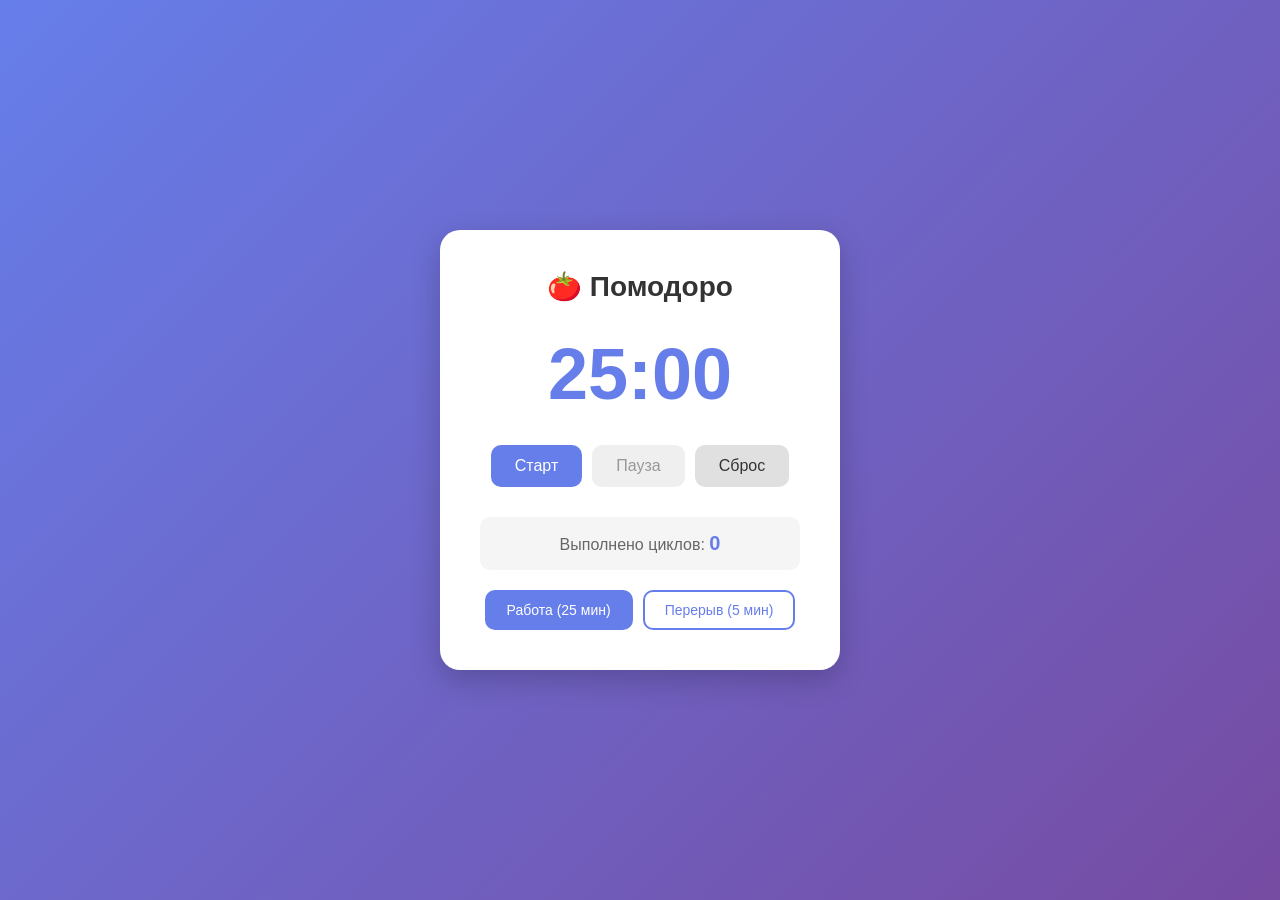
<file: modules/pomodoro/index.html>
<!DOCTYPE html>
<html lang="ru">
<head>
  <meta charset="UTF-8">
  <meta name="viewport" content="width=device-width, initial-scale=1.0">
  <title>Таймер Помодоро</title>
  
  <script type="application/json" id="manifest">
  {
    "id": "pomodoro",
    "name": "Таймер Помодоро",
    "icon": "🍅",
    "description": "Фокусировка на задачах по методу Помодоро"
  }
  </script>
  
  <style>
    * {
      margin: 0;
      padding: 0;
      box-sizing: border-box;
    }
    
    body {
      font-family: -apple-system, BlinkMacSystemFont, 'Segoe UI', Roboto, sans-serif;
      background: linear-gradient(135deg, #667eea 0%, #764ba2 100%);
      min-height: 100vh;
      display: flex;
      justify-content: center;
      align-items: center;
      padding: 20px;
    }
    
    .container {
      background: white;
      border-radius: 20px;
      padding: 40px;
      box-shadow: 0 10px 30px rgba(0, 0, 0, 0.2);
      text-align: center;
      max-width: 400px;
      width: 100%;
    }
    
    h1 {
      color: #333;
      margin-bottom: 30px;
      font-size: 28px;
    }
    
    .timer-display {
      font-size: 72px;
      font-weight: bold;
      color: #667eea;
      margin: 30px 0;
      font-variant-numeric: tabular-nums;
    }
    
    .controls {
      display: flex;
      gap: 10px;
      justify-content: center;
      margin-bottom: 30px;
      flex-wrap: wrap;
    }
    
    .btn {
      padding: 12px 24px;
      border: none;
      border-radius: 10px;
      font-size: 16px;
      cursor: pointer;
      transition: all 0.3s;
      background: #e0e0e0;
      color: #333;
    }
    
    .btn:hover:not(:disabled) {
      transform: translateY(-2px);
      box-shadow: 0 4px 8px rgba(0, 0, 0, 0.2);
    }
    
    .btn:disabled {
      opacity: 0.5;
      cursor: not-allowed;
    }
    
    .btn-primary {
      background: #667eea;
      color: white;
    }
    
    .stats {
      margin: 20px 0;
      padding: 15px;
      background: #f5f5f5;
      border-radius: 10px;
    }
    
    .stats p {
      color: #666;
      font-size: 16px;
    }
    
    .stats span {
      color: #667eea;
      font-weight: bold;
      font-size: 20px;
    }
    
    .mode-selector {
      display: flex;
      gap: 10px;
      justify-content: center;
      flex-wrap: wrap;
    }
    
    .mode-btn {
      padding: 10px 20px;
      border: 2px solid #667eea;
      border-radius: 10px;
      background: white;
      color: #667eea;
      cursor: pointer;
      transition: all 0.3s;
      font-size: 14px;
    }
    
    .mode-btn.active {
      background: #667eea;
      color: white;
    }
    
    .mode-btn:hover {
      transform: translateY(-2px);
    }
    
    @media (max-width: 480px) {
      .timer-display {
        font-size: 56px;
      }
      
      .container {
        padding: 30px 20px;
      }
    }
  </style>
</head>
<body>
  <div class="container">
    <h1>🍅 Помодоро</h1>
    <div class="timer-display" id="timer">25:00</div>
    <div class="controls">
      <button id="start-btn" class="btn btn-primary">Старт</button>
      <button id="pause-btn" class="btn" disabled>Пауза</button>
      <button id="reset-btn" class="btn">Сброс</button>
    </div>
    <div class="stats">
      <p>Выполнено циклов: <span id="cycles">0</span></p>
    </div>
    <div class="mode-selector">
      <button class="mode-btn active" data-mode="work">Работа (25 мин)</button>
      <button class="mode-btn" data-mode="break">Перерыв (5 мин)</button>
    </div>
  </div>
  
  <script>
    let timeLeft = 25 * 60;
    let isRunning = false;
    let intervalId = null;
    let cycles = parseInt(localStorage.getItem('pomodoroCycles') || '0');
    let currentMode = 'work';
    
    const timerDisplay = document.getElementById('timer');
    const startBtn = document.getElementById('start-btn');
    const pauseBtn = document.getElementById('pause-btn');
    const resetBtn = document.getElementById('reset-btn');
    const cyclesDisplay = document.getElementById('cycles');
    const modeButtons = document.querySelectorAll('.mode-btn');
    
    cyclesDisplay.textContent = cycles;
    updateTimerDisplay();
    
    function updateTimerDisplay() {
      const minutes = Math.floor(timeLeft / 60);
      const seconds = timeLeft % 60;
      timerDisplay.textContent = `${String(minutes).padStart(2, '0')}:${String(seconds).padStart(2, '0')}`;
    }
    
    function startTimer() {
      if (isRunning) return;
      
      isRunning = true;
      startBtn.disabled = true;
      pauseBtn.disabled = false;
      
      intervalId = setInterval(() => {
        timeLeft--;
        updateTimerDisplay();
        
        if (timeLeft <= 0) {
          clearInterval(intervalId);
          isRunning = false;
          startBtn.disabled = false;
          pauseBtn.disabled = true;
          
          if (currentMode === 'work') {
            cycles++;
            localStorage.setItem('pomodoroCycles', cycles);
            cyclesDisplay.textContent = cycles;
            alert('🎉 Работа завершена! Время перерыва.');
          } else {
            alert('⏰ Перерыв окончен! Время работать.');
          }
          
          resetTimer();
        }
      }, 1000);
    }
    
    function pauseTimer() {
      if (!isRunning) return;
      
      isRunning = false;
      clearInterval(intervalId);
      startBtn.disabled = false;
      pauseBtn.disabled = true;
    }
    
    function resetTimer() {
      pauseTimer();
      timeLeft = currentMode === 'work' ? 25 * 60 : 5 * 60;
      updateTimerDisplay();
    }
    
    modeButtons.forEach(btn => {
      btn.addEventListener('click', () => {
        modeButtons.forEach(b => b.classList.remove('active'));
        btn.classList.add('active');
        currentMode = btn.dataset.mode;
        resetTimer();
      });
    });
    
    startBtn.addEventListener('click', startTimer);
    pauseBtn.addEventListener('click', pauseTimer);
    resetBtn.addEventListener('click', resetTimer);
  </script>
</body>
</html>
</file>
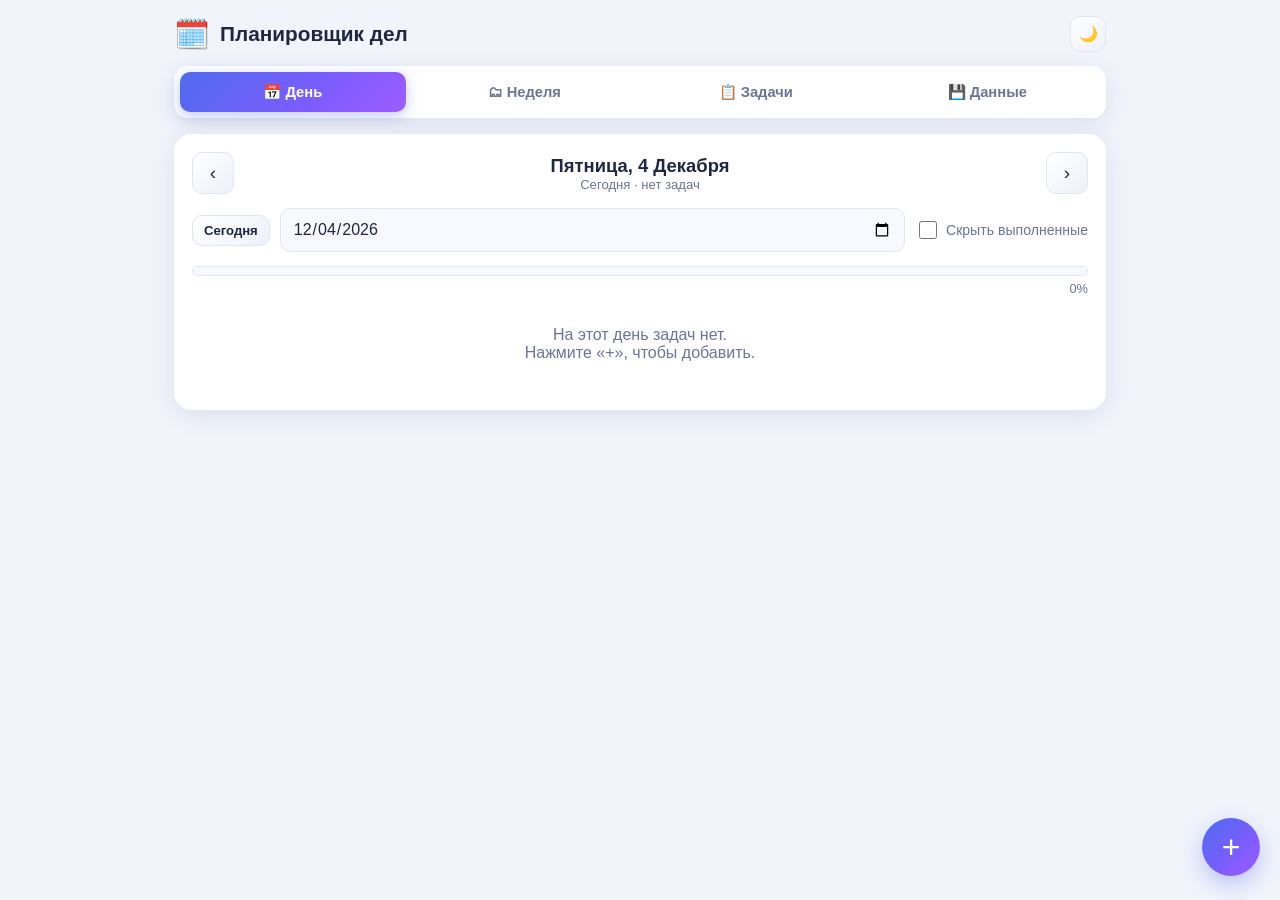
<file: modules/task-planner/index.html>
<!DOCTYPE html>
<html lang="ru">
<head>
<meta charset="UTF-8">
<meta name="viewport" content="width=device-width, initial-scale=1">
<title>Планировщик дел v2</title>
<script type="application/json" id="manifest">{"id":"task-planner-restart-684132","name":"Планировщик дел v2","icon":"🗓️","description":"Планировщик дел: разовые задачи, ежедневные, по дням недели и раз в две недели. Дневной и недельный вид, отметки выполнения, светлая и тёмная темы, экспорт и импорт данных https://e3dr8nj.github.io/MindToApp/modules/task-planner/landing.html",
   
"info":"https://e3dr8nj.github.io/MindToApp/modules/task-planner/landing.html"}</script>
<style>
  :root{
    --bg:#f1f4fb; --card:#ffffff; --text:#1f2740; --muted:#6c7693; --primary:#4f6bed; --primary-d:#3b53c7;
    --border:#e1e6f3; --danger:#e5484d; --ok:#2fa866; --shadow:0 6px 24px rgba(40,55,110,.10);
    --grad:linear-gradient(135deg,#4f6bed 0%,#7c5cff 60%,#9d5cff 100%);
    --grad-h:linear-gradient(135deg,#3b53c7 0%,#6a49e8 60%,#8a49ee 100%);
    --grad-shadow:rgba(79,107,237,.35);
    --sec-grad:linear-gradient(135deg,#ffffff 0%,#eef1fb 100%);
    --sec-grad-h:linear-gradient(135deg,#f6f8ff 0%,#e6ebfa 100%);
    --danger-grad:linear-gradient(135deg,#ff6b7a 0%,#e5484d 100%);
    --danger-grad-h:linear-gradient(135deg,#f25564 0%,#d13a3f 100%);
    --ok-grad:linear-gradient(135deg,#3ecf8e 0%,#2fa866 100%);
    --input-bg:#f7f9ff;
  }
  :root[data-theme="dark"]{
    --bg:#12152b; --card:#1c2140; --text:#e8ebfa; --muted:#9aa3c8; --border:#2c3160;
    --shadow:0 6px 24px rgba(0,0,0,.35); --primary:#6d85ff; --primary-d:#5670ee;
    --grad:linear-gradient(135deg,#6d85ff 0%,#9b6bff 60%,#c06bff 100%);
    --grad-h:linear-gradient(135deg,#5670ee 0%,#8a58f0 60%,#af58f5 100%);
    --grad-shadow:rgba(109,133,255,.40);
    --sec-grad:linear-gradient(135deg,#262b52 0%,#1d2140 100%);
    --sec-grad-h:linear-gradient(135deg,#2d3360 0%,#232849 100%);
    --danger-grad:linear-gradient(135deg,#ff7585 0%,#e5484d 100%);
    --danger-grad-h:linear-gradient(135deg,#f25564 0%,#d13a3f 100%);
    --ok-grad:linear-gradient(135deg,#3ecf8e 0%,#2fa866 100%);
    --input-bg:#171a33;
  }
  *{box-sizing:border-box}
  body{margin:0;min-height:calc(100vh - 60px);background:var(--bg);color:var(--text);
    font-family:-apple-system,BlinkMacSystemFont,"Segoe UI",Roboto,Arial,sans-serif;
    transition:background-color .25s ease,color .25s ease;}
  .app{max-width:960px;margin:0 auto;padding:16px 14px 100px}
  header{display:flex;align-items:center;gap:10px;margin-bottom:14px}
  header h1{font-size:1.3rem;margin:0;flex:1}
  nav{display:flex;gap:6px;background:var(--card);padding:6px;border-radius:14px;box-shadow:var(--shadow);margin-bottom:16px;transition:background-color .25s ease}
  nav button{flex:1;border:0;background:transparent;color:var(--muted);padding:11px 4px;border-radius:10px;font-size:.92rem;font-weight:600;cursor:pointer;transition:color .2s}
  nav button.active{background:var(--grad);color:#fff;box-shadow:0 4px 14px var(--grad-shadow)}
  .panel{display:none}.panel.active{display:block}
  .card{background:var(--card);border-radius:18px;box-shadow:var(--shadow);padding:18px;margin-bottom:16px;transition:background-color .25s ease}
  .card h2{margin:0 0 12px;font-size:1.1rem}
  label{display:block;font-size:.8rem;color:var(--muted);margin:12px 0 4px}
  input[type=text],input[type=date],input[type=time],textarea,select{width:100%;padding:11px 12px;border-radius:10px;border:1px solid var(--border);background:var(--input-bg);color:var(--text);font-size:1rem;font-family:inherit;transition:border-color .2s,background-color .25s}
  textarea{min-height:90px;resize:vertical}
  input:focus,textarea:focus,select:focus{outline:2px solid var(--primary);border-color:transparent}
  .row{display:flex;gap:10px;flex-wrap:wrap}
  .row>*{flex:1;min-width:130px}
  button.btn{border:0;background:var(--grad);color:#fff;padding:11px 18px;border-radius:10px;font-size:.95rem;font-weight:700;cursor:pointer;box-shadow:0 5px 16px var(--grad-shadow);transition:transform .15s,box-shadow .2s,background .2s}
  button.btn:hover{background:var(--grad-h);transform:translateY(-1px);box-shadow:0 8px 20px var(--grad-shadow)}
  button.btn:active{transform:translateY(0)}
  button.btn.sec{background:var(--sec-grad);color:var(--text);border:1px solid var(--border);box-shadow:none}
  button.btn.sec:hover{background:var(--sec-grad-h);border-color:var(--primary);transform:translateY(-1px)}
  button.btn.danger{background:var(--danger-grad);box-shadow:0 5px 16px rgba(229,72,77,.35)}
  button.btn.danger:hover{background:var(--danger-grad-h);box-shadow:0 8px 20px rgba(229,72,77,.45)}
  button.btn.small{padding:7px 11px;font-size:.82rem}
  .btns{display:flex;gap:8px;flex-wrap:wrap;margin-top:14px}
  .hint{font-size:.82rem;color:var(--muted);margin-top:6px;line-height:1.4}
  .icon-btn{border:0;background:var(--sec-grad);border:1px solid var(--border);color:var(--text);border-radius:10px;width:36px;height:36px;cursor:pointer;font-size:.95rem;flex:none;transition:border-color .2s,transform .15s}
  .icon-btn:hover{border-color:var(--primary);transform:translateY(-1px)}

  /* day nav */
  .datenav{display:flex;align-items:center;gap:10px}
  .datenav .dl{flex:1;text-align:center}
  .datenav .big{font-size:1.15rem;font-weight:800;text-transform:capitalize}
  .datenav .sub{font-size:.82rem;color:var(--muted)}
  .datenav .icon-btn{width:42px;height:42px;font-size:1.2rem}
  .toolrow{display:flex;gap:10px;flex-wrap:wrap;align-items:center;margin-top:14px}
  .toolrow input[type=date]{width:auto;flex:1;min-width:140px}
  .chk{display:flex;align-items:center;gap:6px;font-size:.88rem;color:var(--muted);margin:0;cursor:pointer}
  .chk input{width:18px;height:18px;accent-color:var(--primary)}
  .progress{height:10px;background:var(--input-bg);border-radius:6px;overflow:hidden;margin-top:14px;border:1px solid var(--border)}
  .progress i{display:block;height:100%;background:var(--ok-grad);width:0;transition:width .3s}
  .ptext{font-size:.8rem;color:var(--muted);margin-top:5px;text-align:right}

  /* tasks */
  .task{display:flex;align-items:center;gap:10px;padding:12px 10px;border-radius:12px;border:1px solid var(--border);background:var(--input-bg);margin-top:8px;border-left-width:6px;transition:background-color .25s}
  .task.done .tt{text-decoration:line-through;color:var(--muted)}
  .task.done{opacity:.7}
  .check{flex:none;width:30px;height:30px;border-radius:50%;border:2px solid var(--muted);background:transparent;color:#fff;cursor:pointer;font-size:1rem;display:flex;align-items:center;justify-content:center;padding:0;transition:background .2s,border-color .2s}
  .task.done .check,.wt.done .check{background:var(--ok-grad);border-color:transparent;box-shadow:0 3px 10px rgba(47,168,102,.4)}
  .task .info{flex:1;min-width:0;cursor:pointer}
  .task .tt{font-weight:700;word-break:break-word}
  .task .meta{font-size:.8rem;color:var(--muted);margin-top:2px;word-break:break-word}
  .time{display:inline-block;font-weight:700;color:var(--primary);margin-right:6px}
  .empty{text-align:center;color:var(--muted);padding:30px 10px}

  /* week */
  .weekgrid{display:grid;grid-template-columns:repeat(auto-fill,minmax(270px,1fr));gap:12px;margin-top:14px}
  .wday{background:var(--input-bg);border:1px solid var(--border);border-radius:14px;padding:10px;transition:background-color .25s}
  .wday.today{border-color:var(--primary);box-shadow:0 0 0 2px var(--primary) inset}
  .wday .wh{display:flex;justify-content:space-between;align-items:center;cursor:pointer;gap:6px}
  .wday .wh b{text-transform:capitalize}
  .wday .wh span{font-size:.78rem;color:var(--muted)}
  .wt{display:flex;align-items:center;gap:8px;padding:7px 6px;margin-top:6px;border-radius:8px;background:var(--card);border-left:4px solid var(--primary);font-size:.9rem}
  .wt .check{width:22px;height:22px;font-size:.75rem}
  .wt.done .tt{text-decoration:line-through;color:var(--muted)}
  .wt .info{flex:1;min-width:0;cursor:pointer;word-break:break-word}
  .wt .time{margin-right:4px}
  .wempty{font-size:.8rem;color:var(--muted);padding:8px 4px}

  /* all tasks */
  .stats{display:flex;gap:10px;flex-wrap:wrap;margin-bottom:6px}
  .stat{flex:1;min-width:90px;background:var(--input-bg);border-radius:12px;padding:10px;text-align:center}
  .stat b{display:block;font-size:1.3rem;background:var(--grad);-webkit-background-clip:text;background-clip:text;color:transparent}
  .stat span{font-size:.75rem;color:var(--muted)}
  .badge{display:inline-block;font-size:.72rem;padding:2px 8px;border-radius:20px;background:var(--card);border:1px solid var(--border);color:var(--muted);margin-right:4px}

  /* form */
  .chips{display:flex;gap:6px;flex-wrap:wrap}
  .chip{flex:1;min-width:42px;padding:9px 0;border-radius:10px;border:1px solid var(--border);background:var(--input-bg);color:var(--text);font-weight:700;cursor:pointer;font-size:.9rem;transition:background .2s,color .2s}
  .chip.on{background:var(--grad);color:#fff;border-color:transparent;box-shadow:0 3px 10px var(--grad-shadow)}
  .swatches{display:flex;gap:10px;flex-wrap:wrap}
  .sw{width:32px;height:32px;border-radius:50%;border:3px solid transparent;cursor:pointer;padding:0}
  .sw.on{border-color:var(--text)}

  /* fab */
  #fab{position:fixed;right:20px;bottom:24px;width:58px;height:58px;border-radius:50%;border:0;background:var(--grad);color:#fff;font-size:2rem;line-height:1;cursor:pointer;box-shadow:0 8px 22px var(--grad-shadow);z-index:30;transition:transform .15s,background .2s}
  #fab:hover{background:var(--grad-h);transform:scale(1.06)}

  /* modal/toast */
  .overlay{position:fixed;inset:0;background:rgba(10,14,35,.55);display:none;align-items:center;justify-content:center;padding:16px;z-index:50}
  .overlay.show{display:flex}
  .modal{background:var(--card);border-radius:16px;padding:20px;width:100%;max-width:460px;box-shadow:var(--shadow);max-height:92vh;overflow:auto}
  .modal h3{margin:0 0 6px}
  .modal p{margin:0 0 6px;color:var(--muted)}
  #toast{position:fixed;left:50%;bottom:24px;transform:translateX(-50%) translateY(30px);background:var(--grad);color:#fff;padding:11px 18px;border-radius:12px;opacity:0;pointer-events:none;transition:.25s;z-index:60;max-width:90vw;text-align:center;box-shadow:0 8px 22px var(--grad-shadow)}
  #toast.show{opacity:1;transform:translateX(-50%) translateY(0)}
  @media(max-width:480px){.card{padding:14px}.weekgrid{grid-template-columns:1fr}nav button{font-size:.8rem}}
</style>
</head>
<body>
<div class="app">
  <header>
    <span style="font-size:1.8rem">🗓️</span>
    <h1>Планировщик дел</h1>
    <button id="themeBtn" class="icon-btn" title="Переключить тему">🌙</button>
  </header>
  <nav>
    <button data-tab="day" class="active">📅 День</button>
    <button data-tab="week">🗂 Неделя</button>
    <button data-tab="tasks">📋 Задачи</button>
    <button data-tab="data">💾 Данные</button>
  </nav>

  <section class="panel active" id="tab-day"></section>
  <section class="panel" id="tab-week"></section>

  <section class="panel" id="tab-tasks">
    <div class="card">
      <h2>Все задачи</h2>
      <div class="row">
        <input type="text" id="tSearch" placeholder="🔍 Поиск...">
        <select id="tFilter">
          <option value="all">Все типы</option>
          <option value="once">Разовые</option>
          <option value="daily">Каждый день</option>
          <option value="weekly">По дням недели</option>
          <option value="biweekly">Раз в 2 недели</option>
        </select>
      </div>
      <div id="tList"></div>
    </div>
  </section>

  <section class="panel" id="tab-data">
    <div class="card">
      <h2>Статистика</h2>
      <div class="stats" id="dStats"></div>
    </div>
    <div class="card">
      <h2>Экспорт</h2>
      <div class="hint" style="margin-top:0">Резервная копия всех задач и отметок выполнения в JSON.</div>
      <div class="btns">
        <button class="btn" id="expDl">⬇️ Скачать файл</button>
        <button class="btn sec" id="expShow">📋 Показать текст</button>
      </div>
    </div>
    <div class="card">
      <h2>Импорт</h2>
      <textarea id="impText" placeholder="Вставьте JSON сюда или выберите файл"></textarea>
      <div class="btns">
        <input type="file" id="impFile" accept=".json,application/json" style="display:none">
        <button class="btn sec" id="impPick">📂 Выбрать файл</button>
        <button class="btn" id="impMerge">➕ Добавить к текущим</button>
        <button class="btn sec" id="impReplace">♻️ Заменить всё</button>
      </div>
    </div>
    <div class="card">
      <h2>Управление данными</h2>
      <div class="btns">
        <button class="btn sec" id="clrDone">✅ Очистить отметки выполнения</button>
        <button class="btn sec" id="clrPast">🧹 Удалить прошедшие разовые задачи</button>
        <button class="btn danger" id="clrAll">🗑 Удалить всё</button>
      </div>
      <div class="hint">Данные и выбранная тема хранятся локально в браузере (localStorage).</div>
    </div>
  </section>
</div>

<button id="fab" title="Добавить задачу">+</button>
<div class="overlay" id="overlay"><div class="modal" id="modal"></div></div>
<div id="toast"></div>

<script>
(function(){
  const KEY='taskPlanner_v1';
  const THEME_KEY='taskPlanner_theme';
  const PALETTE=['#4f6bed','#e5484d','#f59e0b','#2fa866','#9b59e6','#0ea5b7'];
  const DN=['Пн','Вт','Ср','Чт','Пт','Сб','Вс'];
  const TYPES={once:'Разово',daily:'Каждый день',weekly:'По дням недели',biweekly:'Раз в 2 недели'};

  let state={tasks:[],done:{},hideDone:false};
  let tab='day';
  const $=s=>document.querySelector(s);
  const $$=s=>document.querySelectorAll(s);
  const uid=()=>Date.now().toString(36)+Math.random().toString(36).slice(2,8);
  const esc=s=>String(s).replace(/[&<>"']/g,c=>({'&':'&amp;','<':'&lt;','>':'&gt;','"':'&quot;',"'":'&#39;'}[c]));

  /* ---------- theme ---------- */
  let theme=null;
  try{theme=localStorage.getItem(THEME_KEY);}catch(e){}
  if(theme!=='light'&&theme!=='dark'){
    theme=(window.matchMedia&&window.matchMedia('(prefers-color-scheme: dark)').matches)?'dark':'light';
  }
  function applyTheme(t){
    document.documentElement.setAttribute('data-theme',t);
    const b=$('#themeBtn');
    if(b){b.textContent=t==='dark'?'☀️':'🌙';b.title=t==='dark'?'Включить светлую тему':'Включить тёмную тему';}
  }
  applyTheme(theme);
  $('#themeBtn').onclick=()=>{
    theme=theme==='dark'?'light':'dark';
    try{localStorage.setItem(THEME_KEY,theme);}catch(e){}
    applyTheme(theme);
    toast(theme==='dark'?'🌙 Тёмная тема':'☀️ Светлая тема');
  };

  /* ---------- dates ---------- */
  const pad=n=>String(n).padStart(2,'0');
  const fmt=d=>d.getFullYear()+'-'+pad(d.getMonth()+1)+'-'+pad(d.getDate());
  const parse=s=>{const p=s.split('-').map(Number);return new Date(p[0],p[1]-1,p[2]);};
  const addDays=(s,n)=>{const d=parse(s);d.setDate(d.getDate()+n);return fmt(d);};
  const dayDiff=(a,b)=>{const x=parse(a),y=parse(b);return Math.round((Date.UTC(y.getFullYear(),y.getMonth(),y.getDate())-Date.UTC(x.getFullYear(),x.getMonth(),x.getDate()))/864e5);};
  const wd=s=>(parse(s).getDay()+6)%7;
  const weekStart=s=>addDays(s,-wd(s));
  const today=()=>fmt(new Date());
  const isDate=s=>/^\d{4}-\d{2}-\d{2}$/.test(s||'')&&!isNaN(parse(s));
  const shortDate=s=>{const d=parse(s);return pad(d.getDate())+'.'+pad(d.getMonth()+1);};
  let selDate=today();

  /* ---------- storage ---------- */
  function normalize(t){
    if(!t||!t.title||!String(t.title).trim())return null;
    const type=TYPES[t.type]?t.type:'once';
    let days=Array.isArray(t.days)?[...new Set(t.days.map(Number).filter(n=>n>=0&&n<=6))].sort():[];
    const start=isDate(t.start)?t.start:today();
    if((type==='weekly'||type==='biweekly')&&!days.length)days=[wd(start)];
    return {id:t.id||uid(),title:String(t.title).trim(),note:t.note?String(t.note).trim():'',
      time:/^\d{2}:\d{2}$/.test(t.time||'')?t.time:'',type,days,start,
      end:type!=='once'&&isDate(t.end)?t.end:'',
      color:PALETTE.includes(t.color)?t.color:PALETTE[0],created:t.created||Date.now()};
  }
  function load(){
    try{
      const d=JSON.parse(localStorage.getItem(KEY)||'null');
      if(d){
        state.tasks=(d.tasks||[]).map(normalize).filter(Boolean);
        state.done=d.done&&typeof d.done==='object'?d.done:{};
        state.hideDone=!!d.hideDone;
      }
    }catch(e){}
  }
  function save(){try{localStorage.setItem(KEY,JSON.stringify(state));}catch(e){toast('Не удалось сохранить данные');}}
  function toast(msg){
    const t=$('#toast');t.textContent=msg;t.classList.add('show');
    clearTimeout(toast._t);toast._t=setTimeout(()=>t.classList.remove('show'),2300);
  }

  /* ---------- schedule logic ---------- */
  function occurs(t,date){
    if(date<t.start)return false;
    if(t.type!=='once'&&t.end&&date>t.end)return false;
    switch(t.type){
      case 'once':return date===t.start;
      case 'daily':return true;
      case 'weekly':return t.days.includes(wd(date));
      case 'biweekly':{
        if(!t.days.includes(wd(date)))return false;
        const w=Math.round(dayDiff(weekStart(t.start),weekStart(date))/7);
        return w%2===0;
      }
    }
    return false;
  }
  function tasksFor(date){
    return state.tasks.filter(t=>occurs(t,date)).sort((a,b)=>{
      if(a.time&&b.time&&a.time!==b.time)return a.time<b.time?-1:1;
      if(a.time&&!b.time)return -1;
      if(!a.time&&b.time)return 1;
      return a.created-b.created;
    });
  }
  const isDone=(id,date)=>(state.done[date]||[]).includes(id);
  function toggleDone(id,date){
    const arr=state.done[date]||[];
    const i=arr.indexOf(id);
    if(i>=0)arr.splice(i,1);else arr.push(id);
    if(arr.length)state.done[date]=arr;else delete state.done[date];
    save();renderAll();
  }
  function recLabel(t){
    if(t.type==='once')return 'Разово';
    if(t.type==='daily')return 'Каждый день';
    const ds=t.days.map(d=>DN[d]).join(', ');
    return t.type==='weekly'?'Каждую неделю: '+ds:'Раз в 2 недели: '+ds;
  }

  /* ---------- modal ---------- */
  function closeModal(){$('#overlay').classList.remove('show');$('#modal').innerHTML='';}
  function confirmDialog(title,text,okLabel,danger){
    return new Promise(res=>{
      $('#modal').innerHTML=`<h3>${esc(title)}</h3><p>${esc(text)}</p>
        <div class="btns"><button class="btn ${danger?'danger':''}" id="mOk">${esc(okLabel||'ОК')}</button>
        <button class="btn sec" id="mNo">Отмена</button></div>`;
      $('#overlay').classList.add('show');
      $('#mOk').onclick=()=>{closeModal();res(true)};
      $('#mNo').onclick=()=>{closeModal();res(false)};
    });
  }
  $('#overlay').addEventListener('click',e=>{if(e.target.id==='overlay')closeModal();});
  document.addEventListener('keydown',e=>{if(e.key==='Escape')closeModal();});

  function taskDialog(t){
    const isNew=!t;
    const d=t?Object.assign({},t,{days:[...t.days]}):
      {title:'',note:'',time:'',type:'once',days:[wd(selDate)],start:selDate,end:'',color:PALETTE[0]};
    $('#modal').innerHTML=`<h3>${isNew?'Новая задача':'Редактировать задачу'}</h3>
      <label>Название</label><input type="text" id="fT" value="${esc(d.title)}" maxlength="200">
      <label>Заметка</label><input type="text" id="fN" value="${esc(d.note)}" maxlength="500">
      <div class="row">
        <div><label>Время (необязательно)</label><input type="time" id="fTime" value="${esc(d.time)}"></div>
        <div><label>Повторение</label><select id="fType">${Object.keys(TYPES).map(k=>`<option value="${k}" ${k===d.type?'selected':''}>${TYPES[k]}</option>`).join('')}</select></div>
      </div>
      <div id="daysBox"><label>Дни недели</label>
        <div class="chips" id="chips">${DN.map((n,i)=>`<button type="button" class="chip ${d.days.includes(i)?'on':''}" data-d="${i}">${n}</button>`).join('')}</div>
        <div class="hint" id="bwHint"></div>
      </div>
      <div class="row">
        <div><label id="startLbl">Дата</label><input type="date" id="fStart" value="${d.start}"></div>
        <div id="endBox"><label>Закончить (необязательно)</label><input type="date" id="fEnd" value="${d.end}"></div>
      </div>
      <label>Цвет</label>
      <div class="swatches" id="sws">${PALETTE.map(c=>`<button type="button" class="sw ${c===d.color?'on':''}" data-c="${c}" style="background:${c}"></button>`).join('')}</div>
      <div class="btns">
        <button class="btn" id="fOk">Сохранить</button>
        <button class="btn sec" id="fNo">Отмена</button>
        ${isNew?'':'<button class="btn danger" id="fDel" style="margin-left:auto">Удалить</button>'}
      </div>`;
    $('#overlay').classList.add('show');

    function sync(){
      const type=$('#fType').value;
      $('#daysBox').style.display=(type==='weekly'||type==='biweekly')?'block':'none';
      $('#endBox').style.display=type==='once'?'none':'block';
      $('#startLbl').textContent=type==='once'?'Дата':'Начиная с';
      const hint=$('#bwHint');
      if(type==='biweekly'&&isDate($('#fStart').value)){
        const ws=weekStart($('#fStart').value);
        hint.textContent=`Выполняется через неделю, начиная с недели ${shortDate(ws)} – ${shortDate(addDays(ws,6))}.`;
      }else hint.textContent='';
    }
    sync();
    $('#fType').onchange=sync;
    $('#fStart').onchange=sync;
    $('#chips').onclick=e=>{
      const b=e.target.closest('.chip');if(!b)return;
      const n=+b.dataset.d;
      const i=d.days.indexOf(n);
      if(i>=0)d.days.splice(i,1);else d.days.push(n);
      b.classList.toggle('on',i<0);
    };
    $('#sws').onclick=e=>{
      const b=e.target.closest('.sw');if(!b)return;
      d.color=b.dataset.c;
      $$('#sws .sw').forEach(x=>x.classList.toggle('on',x===b));
    };
    $('#fNo').onclick=closeModal;
    if(!isNew)$('#fDel').onclick=async()=>{
      if(await confirmDialog('Удалить задачу?',`«${t.title}» будет удалена вместе с отметками выполнения.`,'Удалить',true)){
        deleteTask(t.id);toast('Задача удалена');
      }else taskDialog(t);
    };
    $('#fOk').onclick=()=>{
      const title=$('#fT').value.trim();
      const type=$('#fType').value;
      const start=$('#fStart').value;
      const end=$('#fEnd').value;
      if(!title){toast('Введите название');return;}
      if(!isDate(start)){toast('Укажите дату');return;}
      if((type==='weekly'||type==='biweekly')&&!d.days.length){toast('Выберите хотя бы один день недели');return;}
      if(type!=='once'&&end&&end<start){toast('Дата окончания раньше начала');return;}
      const nt=normalize({id:t?t.id:uid(),title,note:$('#fN').value,time:$('#fTime').value,type,
        days:d.days,start,end,color:d.color,created:t?t.created:Date.now()});
      if(isNew)state.tasks.push(nt);
      else state.tasks[state.tasks.findIndex(x=>x.id===t.id)]=nt;
      save();closeModal();renderAll();toast('Сохранено');
    };
    setTimeout(()=>{const f=$('#fT');if(f&&isNew)f.focus();},50);
  }
  function deleteTask(id){
    state.tasks=state.tasks.filter(x=>x.id!==id);
    Object.keys(state.done).forEach(k=>{
      state.done[k]=state.done[k].filter(x=>x!==id);
      if(!state.done[k].length)delete state.done[k];
    });
    save();closeModal();renderAll();
  }

  /* ---------- tabs ---------- */
  $$('nav button').forEach(b=>b.onclick=()=>{
    tab=b.dataset.tab;
    $$('nav button').forEach(x=>x.classList.toggle('active',x===b));
    $$('.panel').forEach(p=>p.classList.toggle('active',p.id==='tab-'+tab));
    renderAll();
  });
  $('#fab').onclick=()=>taskDialog(null);

  /* ---------- day view ---------- */
  function dateLabel(s){return parse(s).toLocaleDateString('ru-RU',{weekday:'long',day:'numeric',month:'long'});}
  function taskRow(t,date){
    const done=isDone(t.id,date);
    const meta=[];
    if(t.type!=='once')meta.push(recLabel(t));
    if(t.note)meta.push(esc(t.note));
    return `<div class="task ${done?'done':''}" style="border-left-color:${t.color}" data-id="${t.id}" data-date="${date}">
      <button class="check" data-act="toggle" title="Отметить">${done?'✓':''}</button>
      <div class="info" data-act="edit">
        <div class="tt">${t.time?`<span class="time">${t.time}</span>`:''}${esc(t.title)}</div>
        ${meta.length?`<div class="meta">${meta.join(' · ')}</div>`:''}
      </div>
      <button class="icon-btn" data-act="edit" title="Редактировать">✏️</button>
    </div>`;
  }
  function renderDay(){
    const all=tasksFor(selDate);
    const doneCnt=all.filter(t=>isDone(t.id,selDate)).length;
    const shown=state.hideDone?all.filter(t=>!isDone(t.id,selDate)):all;
    const pct=all.length?Math.round(doneCnt/all.length*100):0;
    const isToday=selDate===today();
    let body;
    if(!all.length)body='<div class="empty">На этот день задач нет.<br>Нажмите «+», чтобы добавить.</div>';
    else if(!shown.length)body='<div class="empty">🎉 Всё выполнено!</div>';
    else body=shown.map(t=>taskRow(t,selDate)).join('');
    $('#tab-day').innerHTML=`<div class="card">
      <div class="datenav">
        <button class="icon-btn" data-act="prevDay">‹</button>
        <div class="dl"><div class="big">${esc(dateLabel(selDate))}</div>
          <div class="sub">${isToday?'Сегодня · ':''}${all.length?`выполнено ${doneCnt} из ${all.length}`:'нет задач'}</div></div>
        <button class="icon-btn" data-act="nextDay">›</button>
      </div>
      <div class="toolrow">
        <button class="btn sec small" data-act="goToday">Сегодня</button>
        <input type="date" id="dayPick" value="${selDate}">
        <label class="chk"><input type="checkbox" id="hideDone" ${state.hideDone?'checked':''}> Скрыть выполненные</label>
      </div>
      <div class="progress"><i style="width:${pct}%"></i></div>
      <div class="ptext">${pct}%</div>
      ${body}
    </div>`;
    $('#dayPick').onchange=e=>{if(isDate(e.target.value)){selDate=e.target.value;renderAll();}};
    $('#hideDone').onchange=e=>{state.hideDone=e.target.checked;save();renderDay();};
  }

  /* ---------- week view ---------- */
  function renderWeek(){
    const ws=weekStart(selDate),we=addDays(ws,6);
    const t0=today();
    let cards='';
    for(let i=0;i<7;i++){
      const date=addDays(ws,i);
      const list=tasksFor(date);
      const dn=list.filter(t=>isDone(t.id,date)).length;
      cards+=`<div class="wday ${date===t0?'today':''}">
        <div class="wh" data-act="openDay" data-date="${date}"><b>${DN[i]}, ${shortDate(date)}</b><span>${list.length?dn+'/'+list.length:'—'}</span></div>
        ${list.length?list.map(t=>{
          const done=isDone(t.id,date);
          return `<div class="wt ${done?'done':''}" style="border-left-color:${t.color}" data-id="${t.id}" data-date="${date}">
            <button class="check" data-act="toggle">${done?'✓':''}</button>
            <div class="info tt" data-act="edit">${t.time?`<span class="time">${t.time}</span>`:''}${esc(t.title)}</div></div>`;
        }).join(''):'<div class="wempty">Нет задач</div>'}
      </div>`;
    }
    $('#tab-week').innerHTML=`<div class="card">
      <div class="datenav">
        <button class="icon-btn" data-act="prevWeek">‹</button>
        <div class="dl"><div class="big">${shortDate(ws)} – ${shortDate(we)}</div>
          <div class="sub">${parse(ws).getFullYear()}${weekStart(t0)===ws?' · текущая неделя':''}</div></div>
        <button class="icon-btn" data-act="nextWeek">›</button>
      </div>
      <div class="toolrow"><button class="btn sec small" data-act="goToday">Текущая неделя</button></div>
      <div class="weekgrid">${cards}</div>
    </div>`;
  }

  /* ---------- tasks list ---------- */
  function renderTasks(){
    const q=$('#tSearch').value.trim().toLowerCase();
    const f=$('#tFilter').value;
    const arr=state.tasks.filter(t=>(f==='all'||t.type===f)&&(!q||t.title.toLowerCase().includes(q)||t.note.toLowerCase().includes(q)))
      .sort((a,b)=>a.title.localeCompare(b.title));
    const box=$('#tList');
    if(!arr.length){box.innerHTML=`<div class="empty">${state.tasks.length?'Ничего не найдено':'Задач пока нет. Нажмите «+», чтобы добавить.'}</div>`;return;}
    box.innerHTML=arr.map(t=>{
      const range=t.type==='once'?shortDate(t.start)+'.'+parse(t.start).getFullYear():
        'с '+shortDate(t.start)+(t.end?' до '+shortDate(t.end):'');
      return `<div class="task" style="border-left-color:${t.color}" data-id="${t.id}">
        <div class="info" data-act="edit">
          <div class="tt">${t.time?`<span class="time">${t.time}</span>`:''}${esc(t.title)}</div>
          <div class="meta"><span class="badge">${esc(recLabel(t))}</span><span class="badge">${esc(range)}</span>${t.note?esc(t.note):''}</div>
        </div>
        <button class="icon-btn" data-act="edit" title="Редактировать">✏️</button>
        <button class="icon-btn" data-act="del" title="Удалить">🗑</button></div>`;
    }).join('');
  }
  $('#tSearch').oninput=renderTasks;
  $('#tFilter').onchange=renderTasks;

  /* ---------- data tab ---------- */
  function renderData(){
    const marks=Object.values(state.done).reduce((s,a)=>s+a.length,0);
    const rec=state.tasks.filter(t=>t.type!=='once').length;
    $('#dStats').innerHTML=`<div class="stat"><b>${state.tasks.length}</b><span>задач</span></div>
      <div class="stat"><b>${rec}</b><span>повторяющихся</span></div>
      <div class="stat"><b>${marks}</b><span>отметок выполнения</span></div>`;
  }

  /* ---------- global click delegation ---------- */
  document.addEventListener('click',async e=>{
    const el=e.target.closest('[data-act]');if(!el)return;
    const act=el.dataset.act;
    const row=el.closest('[data-id]');
    const id=row&&row.dataset.id;
    const date=row&&row.dataset.date;
    if(act==='prevDay'){selDate=addDays(selDate,-1);renderAll();}
    else if(act==='nextDay'){selDate=addDays(selDate,1);renderAll();}
    else if(act==='prevWeek'){selDate=addDays(selDate,-7);renderAll();}
    else if(act==='nextWeek'){selDate=addDays(selDate,7);renderAll();}
    else if(act==='goToday'){selDate=today();renderAll();}
    else if(act==='openDay'){
      selDate=el.dataset.date;tab='day';
      $$('nav button').forEach(x=>x.classList.toggle('active',x.dataset.tab==='day'));
      $$('.panel').forEach(p=>p.classList.toggle('active',p.id==='tab-day'));
      renderAll();
    }
    else if(act==='toggle'&&id&&date)toggleDone(id,date);
    else if(act==='edit'&&id){const t=state.tasks.find(x=>x.id===id);if(t)taskDialog(t);}
    else if(act==='del'&&id){
      const t=state.tasks.find(x=>x.id===id);if(!t)return;
      if(await confirmDialog('Удалить задачу?',`«${t.title}» будет удалена вместе с отметками выполнения.`,'Удалить',true)){
        deleteTask(id);toast('Задача удалена');
      }
    }
  });

  /* ---------- export / import ---------- */
  function exportJson(){return JSON.stringify({app:'task-planner',version:1,tasks:state.tasks,done:state.done},null,2);}
  $('#expDl').onclick=()=>{
    try{
      const blob=new Blob([exportJson()],{type:'application/json'});
      const a=document.createElement('a');a.href=URL.createObjectURL(blob);
      a.download='planner-backup.json';document.body.appendChild(a);a.click();a.remove();
      setTimeout(()=>URL.revokeObjectURL(a.href),1000);toast('Файл сформирован');
    }catch(e){toast('Не удалось скачать — используйте «Показать текст»');}
  };
  $('#expShow').onclick=()=>{$('#impText').value=exportJson();toast('JSON помещён в поле ниже — скопируйте его');};
  $('#impPick').onclick=()=>$('#impFile').click();
  $('#impFile').onchange=e=>{
    const f=e.target.files[0];if(!f)return;
    const r=new FileReader();r.onload=()=>{$('#impText').value=r.result;toast('Файл загружен, выберите способ импорта');};
    r.readAsText(f);e.target.value='';
  };
  function parseImport(){
    try{
      const d=JSON.parse($('#impText').value);
      const arr=Array.isArray(d)?d:d.tasks;
      if(!Array.isArray(arr))throw 0;
      const tasks=arr.map(normalize).filter(Boolean);
      if(!tasks.length)throw 0;
      const done=!Array.isArray(d)&&d.done&&typeof d.done==='object'?d.done:{};
      return {tasks,done};
    }catch(e){toast('Некорректный JSON или нет задач');return null;}
  }
  $('#impMerge').onclick=()=>{
    const r=parseImport();if(!r)return;
    let c=0;const added=new Set();
    r.tasks.forEach(t=>{
      if(!state.tasks.some(x=>x.id===t.id)){state.tasks.push(t);added.add(t.id);c++;}
    });
    Object.keys(r.done).forEach(k=>{
      if(!Array.isArray(r.done[k]))return;
      const ids=r.done[k].filter(id=>added.has(id));
      if(!ids.length)return;
      state.done[k]=[...new Set([...(state.done[k]||[]),...ids])];
    });
    save();renderAll();toast(`Импортировано новых задач: ${c}`);
  };
  $('#impReplace').onclick=async()=>{
    const r=parseImport();if(!r)return;
    if(await confirmDialog('Заменить все данные?',`Текущие задачи будут заменены (${r.tasks.length} в импорте).`,'Заменить',true)){
      const ids=new Set(r.tasks.map(t=>t.id));
      const done={};
      Object.keys(r.done).forEach(k=>{
        if(Array.isArray(r.done[k])){const a=r.done[k].filter(id=>ids.has(id));if(a.length)done[k]=a;}
      });
      state.tasks=r.tasks;state.done=done;save();renderAll();toast('Данные заменены');
    }
  };

  /* ---------- manage ---------- */
  $('#clrDone').onclick=async()=>{
    if(!Object.keys(state.done).length)return toast('Отметок нет');
    if(await confirmDialog('Очистить отметки?','Все отметки выполнения будут сняты, задачи останутся.','Очистить',true)){
      state.done={};save();renderAll();toast('Отметки очищены');
    }
  };
  $('#clrPast').onclick=async()=>{
    const t0=today();
    const past=state.tasks.filter(t=>t.type==='once'&&t.start<t0);
    const ended=state.tasks.filter(t=>t.type!=='once'&&t.end&&t.end<t0);
    const list=[...past,...ended];
    if(!list.length)return toast('Прошедших задач нет');
    if(await confirmDialog('Удалить прошедшие задачи?',`Будет удалено: ${past.length} разовых и ${ended.length} завершённых повторяющихся.`,'Удалить',true)){
      const ids=new Set(list.map(t=>t.id));
      state.tasks=state.tasks.filter(t=>!ids.has(t.id));
      Object.keys(state.done).forEach(k=>{
        state.done[k]=state.done[k].filter(id=>!ids.has(id));
        if(!state.done[k].length)delete state.done[k];
      });
      save();renderAll();toast('Удалено: '+list.length);
    }
  };
  $('#clrAll').onclick=async()=>{
    if(!state.tasks.length&&!Object.keys(state.done).length)return toast('Данных нет');
    if(await confirmDialog('Удалить все данные?','Все задачи и отметки будут удалены. Это действие нельзя отменить.','Удалить всё',true)){
      state.tasks=[];state.done={};save();renderAll();toast('Все данные удалены');
    }
  };

  /* ---------- render ---------- */
  function renderAll(){
    $('#fab').style.display=tab==='data'?'none':'block';
    if(tab==='day')renderDay();
    else if(tab==='week')renderWeek();
    else if(tab==='tasks')renderTasks();
    else renderData();
  }

  load();
  renderAll();
})();
</script>
</body>
</html>
</file>
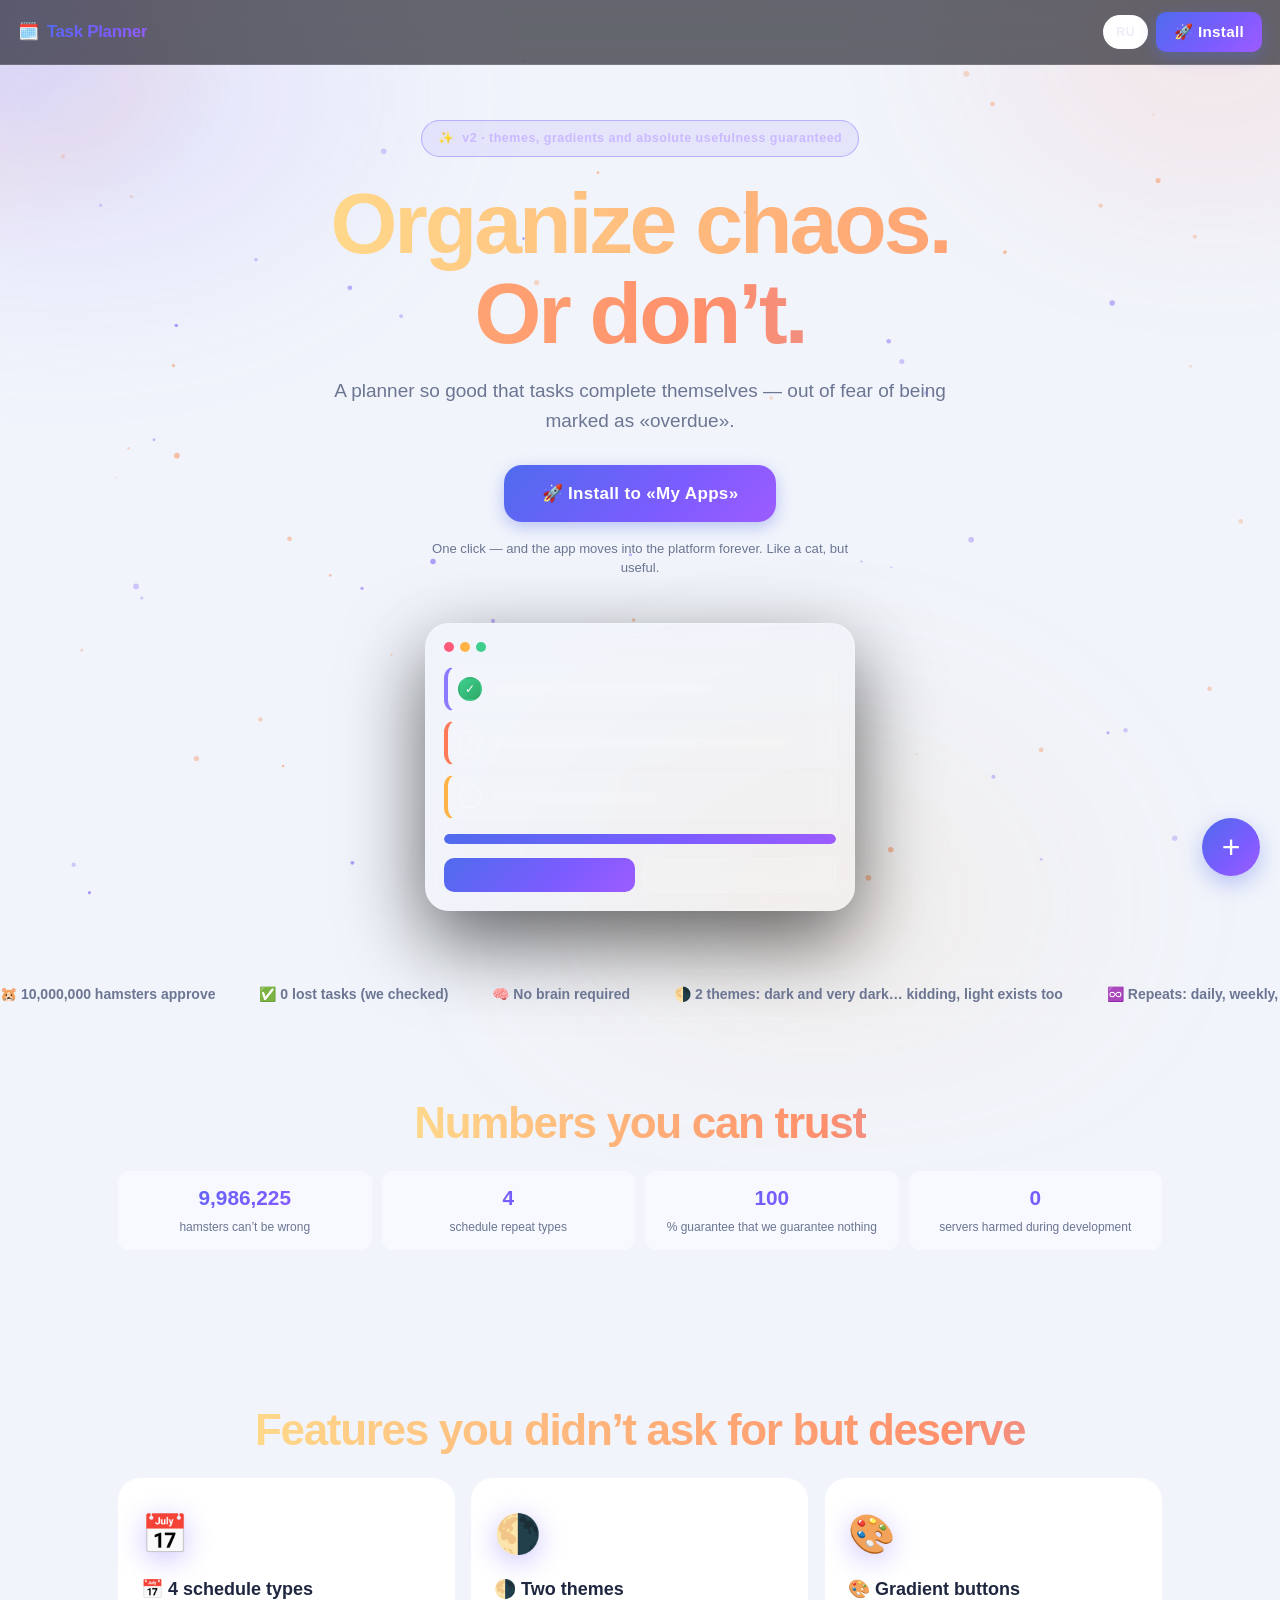
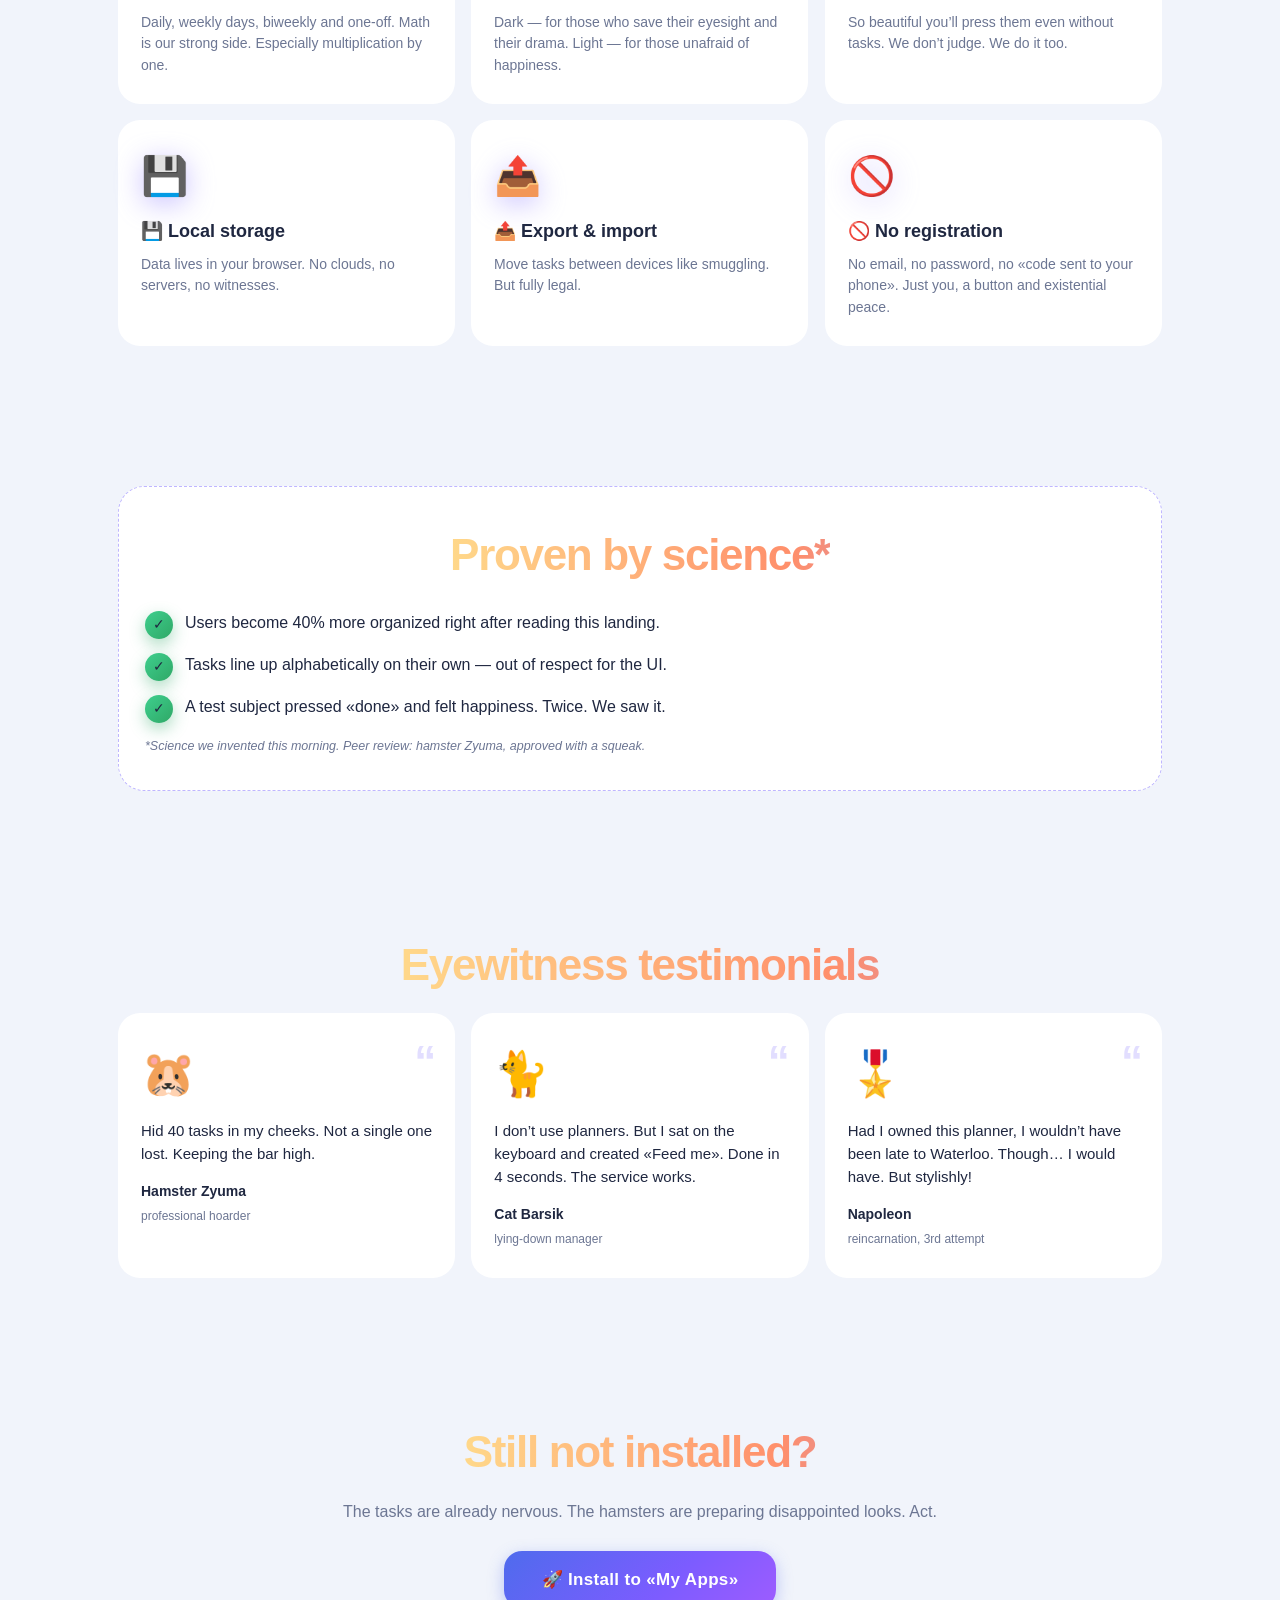
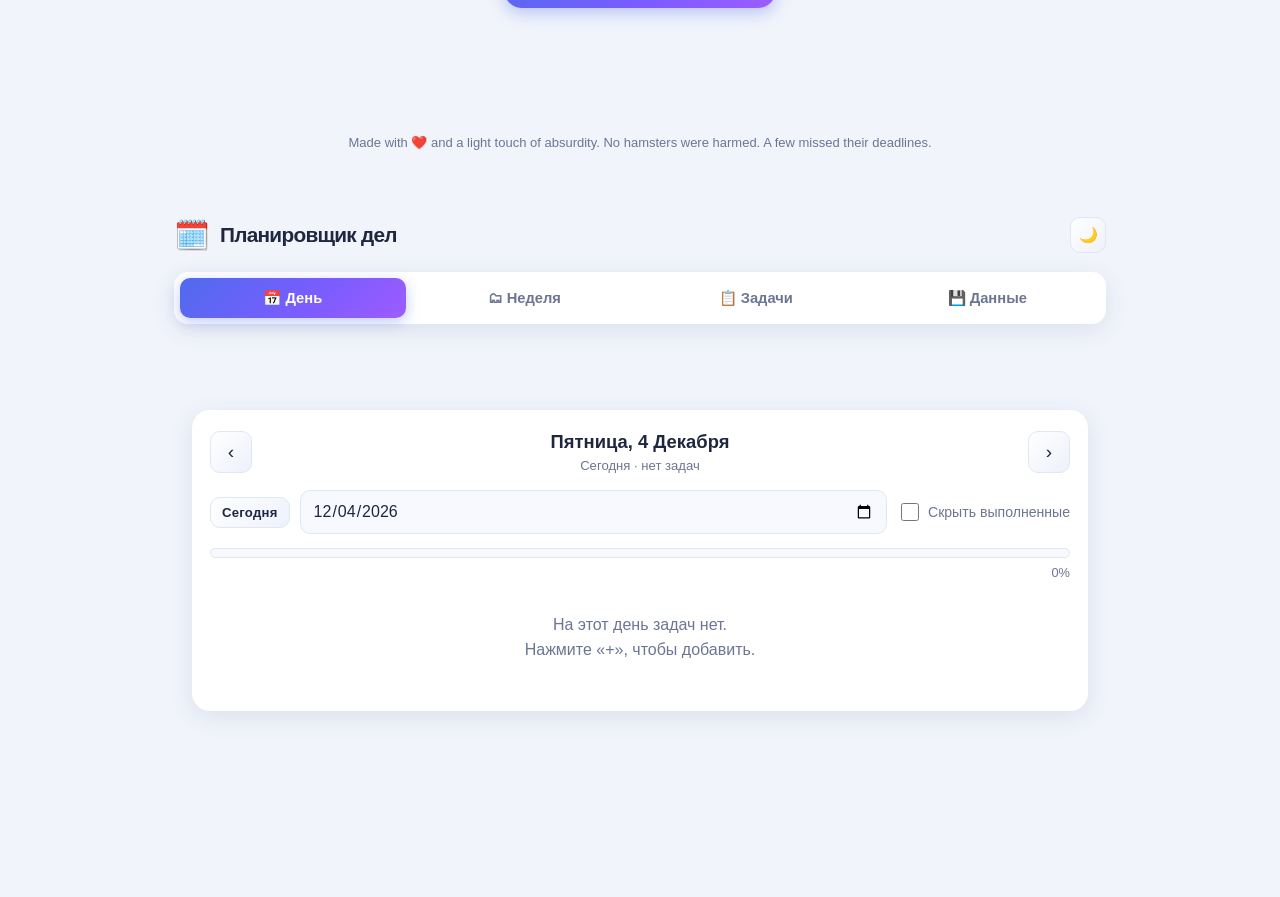
<file: modules/planner/landing.html>
<!DOCTYPE html>
<!--
  ЛЕНДИНГ «Планировщик дел»
  Положи файл в корень репозитория (рядом с папкой core/).
  Кнопка «Установить» добавляет приложение в общую область платформы
  (localStorage: customModules + installedModules) и открывает платформу.
  Язык синхронизирован с платформой через localStorage['language'] ('ru' | 'en').
-->
<html lang="ru">
<head>
<meta charset="UTF-8">
<meta name="viewport" content="width=device-width, initial-scale=1, viewport-fit=cover">
<meta name="description" content="Планировщик дел настолько хорош, что задачи выполняются сами. Установи в платформу одним кликом.">
<title>Планировщик дел — установи хаос</title>
<style>
  :root{
    --bg:#070712; --card:rgba(255,255,255,.05); --stroke:rgba(255,255,255,.12);
    --txt:#ecedf7; --muted:#9a9ab8;
    --g1:#8b7bff; --g2:#ff7a59; --g3:#ffb347;
    --grad:linear-gradient(135deg,#8b7bff 0%,#ff7a59 60%,#ffb347 100%);
    --grad-shadow:rgba(139,123,255,.45);
  }
  *{box-sizing:border-box}
  html{scroll-behavior:smooth}
  body{
    margin:0; min-height:calc(100vh - 60px); background:var(--bg); color:var(--txt);
    font-family:ui-sans-serif,system-ui,-apple-system,"Segoe UI",Roboto,Arial,sans-serif;
    overflow-x:hidden; line-height:1.55;
  }
  /* ---------- фоновые эффекты ---------- */
  #fx{position:fixed; inset:0; z-index:0; pointer-events:none}
  .aurora{position:fixed; inset:-20%; z-index:0; pointer-events:none; filter:blur(70px); opacity:.55;
    background:
      radial-gradient(38% 34% at 18% 22%, rgba(139,123,255,.34), transparent 60%),
      radial-gradient(30% 30% at 82% 18%, rgba(255,122,89,.26), transparent 60%),
      radial-gradient(36% 40% at 60% 86%, rgba(255,179,71,.18), transparent 60%);
    animation:aurora 16s ease-in-out infinite alternate;
  }
  @keyframes aurora{
    0%{transform:translate3d(-2%,-1%,0) scale(1)}
    50%{transform:translate3d(2%,2%,0) scale(1.06)}
    100%{transform:translate3d(-1%,2%,0) scale(1.02)}
  }
  #cursorGlow{position:fixed; left:0; top:0; width:520px; height:520px; margin:-260px 0 0 -260px;
    z-index:1; pointer-events:none; border-radius:50%;
    background:radial-gradient(circle, rgba(139,123,255,.16), rgba(255,122,89,.06) 45%, transparent 70%);
    will-change:transform;
  }
  main,header.topbar,footer{position:relative; z-index:2}

  /* ---------- шапка ---------- */
  header.topbar{
    position:fixed; top:0; left:0; right:0; z-index:50;
    display:flex; align-items:center; justify-content:space-between; gap:10px;
    padding:12px 18px; background:rgba(7,7,18,.6);
    backdrop-filter:blur(14px); -webkit-backdrop-filter:blur(14px);
    border-bottom:1px solid var(--stroke);
  }
  .logo{display:flex; align-items:center; gap:8px; font-weight:900; font-size:17px; letter-spacing:-.02em}
  .logo b{background:var(--grad); -webkit-background-clip:text; background-clip:text; color:transparent}
  .top-actions{display:flex; align-items:center; gap:8px}
  .lang-btn{
    min-width:44px; padding:9px 12px; border-radius:999px; cursor:pointer;
    border:1px solid var(--stroke); background:var(--card); color:var(--txt);
    font-weight:800; font-size:12px; letter-spacing:.06em; transition:.2s;
  }
  .lang-btn:hover{border-color:var(--g1); box-shadow:0 0 0 3px rgba(139,123,255,.18)}

  /* ---------- кнопки ---------- */
  .btn{
    border:0; cursor:pointer; border-radius:14px; color:#fff; font-weight:800; font-family:inherit;
    background:var(--grad); background-size:180% 180%;
    padding:12px 22px; font-size:14px; letter-spacing:.02em;
    box-shadow:0 8px 26px var(--grad-shadow);
    transition:transform .16s ease, box-shadow .2s ease, background-position .4s ease;
  }
  .btn:hover{transform:translateY(-2px); background-position:100% 60%; box-shadow:0 14px 34px var(--grad-shadow)}
  .btn:active{transform:translateY(0) scale(.97)}
  .btn.big{padding:18px 38px; font-size:17px; border-radius:18px}
  .btn.pulse{animation:glowPulse 2.4s ease-in-out infinite}
  @keyframes glowPulse{
    0%,100%{box-shadow:0 8px 26px var(--grad-shadow)}
    50%{box-shadow:0 8px 44px rgba(255,122,89,.55), 0 0 0 10px rgba(139,123,255,.10)}
  }

  /* ---------- hero ---------- */
  .hero{min-height:96vh; display:flex; flex-direction:column; align-items:center; justify-content:center;
    text-align:center; padding:120px 18px 40px}
  .hero-badge{
    display:inline-flex; align-items:center; gap:8px; padding:8px 16px; border-radius:999px;
    border:1px solid rgba(139,123,255,.5); background:rgba(139,123,255,.12);
    color:#cbb9ff; font-size:12.5px; font-weight:700; letter-spacing:.04em; margin-bottom:22px;
    animation:badgeFloat 4s ease-in-out infinite;
  }
  @keyframes badgeFloat{0%,100%{transform:translateY(0)}50%{transform:translateY(-6px)}}
  h1{margin:0 0 18px; font-size:clamp(40px,8vw,86px); font-weight:900; letter-spacing:-.035em; line-height:1.04}
  .shimmer{
    background:linear-gradient(90deg,#ffd88a,#ff8f6b 30%,#a08cff 55%,#ffd88a 85%);
    background-size:300% 100%;
    -webkit-background-clip:text; background-clip:text; color:transparent;
    animation:shimmer 6s linear infinite;
  }
  @keyframes shimmer{0%{background-position:0% 50%}100%{background-position:300% 50%}}
  .hero-sub{max-width:660px; color:var(--muted); font-size:clamp(15px,2.6vw,19px); margin:0 auto 30px}
  .hero-cta{display:flex; flex-direction:column; align-items:center; gap:12px; margin-bottom:46px}
  .hint{font-size:13px; color:var(--muted); max-width:420px}

  /* ---------- мокап ---------- */
  .mock-wrap{perspective:1100px}
  .mock{
    width:min(430px,92vw); background:rgba(255,255,255,.055); border:1px solid var(--stroke);
    border-radius:24px; padding:18px; text-align:left;
    backdrop-filter:blur(16px); -webkit-backdrop-filter:blur(16px);
    box-shadow:0 30px 80px rgba(0,0,0,.6), inset 0 1px 0 rgba(255,255,255,.08);
    animation:float 7s ease-in-out infinite; transform-style:preserve-3d; will-change:transform;
  }
  @keyframes float{0%,100%{transform:translateY(0) rotateX(4deg) rotateY(-6deg)}50%{transform:translateY(-16px) rotateX(2deg) rotateY(-2deg)}}
  .mock-bar{display:flex; gap:6px; margin-bottom:14px}
  .mock-bar i{width:10px; height:10px; border-radius:50%; background:rgba(255,255,255,.18)}
  .mock-bar i:first-child{background:#ff5a7a}.mock-bar i:nth-child(2){background:#ffb347}.mock-bar i:nth-child(3){background:#3ecf8e}
  .mock-row{display:flex; align-items:center; gap:10px; padding:10px; border-radius:12px;
    background:rgba(255,255,255,.04); border:1px solid rgba(255,255,255,.07); margin-top:8px; border-left:4px solid var(--g1)}
  .mock-row.c2{border-left-color:var(--g2)}.mock-row.c3{border-left-color:var(--g3)}
  .mk-check{flex:none; width:24px; height:24px; border-radius:50%; border:2px solid rgba(255,255,255,.25);
    display:flex; align-items:center; justify-content:center; font-size:12px; color:transparent}
  .mk-check.on{background:linear-gradient(135deg,#3ecf8e,#2fa866); border-color:transparent; color:#fff;
    animation:pop 2.6s ease-in-out infinite}
  @keyframes pop{0%,100%{transform:scale(1)}50%{transform:scale(1.14)}}
  .sk{display:block; height:10px; border-radius:6px; background:rgba(255,255,255,.14)}
  .w60{width:60%}.w80{width:80%}.w45{width:45%}
  .mock-prog{height:10px; border-radius:99px; background:rgba(255,255,255,.08); margin-top:14px; overflow:hidden}
  .mock-prog i{display:block; height:100%; border-radius:99px; background:var(--grad);
    animation:bar 4s ease-in-out infinite alternate}
  @keyframes bar{0%{width:22%}100%{width:86%}}
  .mock-btns{display:flex; gap:8px; margin-top:14px}
  .mb{height:34px; border-radius:10px; flex:1}
  .mb.g1{background:var(--grad)}
  .mb.g2{background:rgba(255,255,255,.08); border:1px solid var(--stroke)}

  /* ---------- бегущая строка ---------- */
  .ticker{overflow:hidden; border-top:1px solid var(--stroke); border-bottom:1px solid var(--stroke);
    background:rgba(255,255,255,.03); padding:12px 0; margin:20px 0 0}
  .ticker-track{display:flex; gap:44px; width:max-content; animation:tick 34s linear infinite; will-change:transform}
  .ticker-track span{white-space:nowrap; color:var(--muted); font-size:14px; font-weight:600}
  @keyframes tick{0%{transform:translateX(0)}100%{transform:translateX(-50%)}}

  /* ---------- секции ---------- */
  section{max-width:1080px; margin:0 auto; padding:70px 18px}
  h2{font-size:clamp(26px,5vw,44px); font-weight:900; letter-spacing:-.03em; margin:0 0 14px; text-align:center}
  h2 .shimmer{background-size:300% 100%}
  .sec-sub{text-align:center; color:var(--muted); margin:0 auto 40px; max-width:640px}

  .stats{display:grid; grid-template-columns:repeat(4,1fr); gap:14px}
  .stat{background:var(--card); border:1px solid var(--stroke); border-radius:20px; padding:22px 14px; text-align:center;
    transition:transform .25s ease, border-color .25s ease}
  .stat:hover{transform:translateY(-6px); border-color:rgba(139,123,255,.6)}
  .stat b{display:block; font-size:clamp(26px,4.6vw,42px); font-weight:900;
    background:var(--grad); -webkit-background-clip:text; background-clip:text; color:transparent;
    font-variant-numeric:tabular-nums}
  .stat span{font-size:12.5px; color:var(--muted)}

  .grid{display:grid; grid-template-columns:repeat(auto-fit,minmax(270px,1fr)); gap:16px}
  .fcard{background:var(--card); border:1px solid var(--stroke); border-radius:22px; padding:26px 22px;
    transition:border-color .25s ease, box-shadow .25s ease; will-change:transform}
  .fcard:hover{border-color:rgba(255,122,89,.55); box-shadow:0 18px 44px rgba(0,0,0,.45)}
  .fcard .em{font-size:38px; display:block; margin-bottom:12px; filter:drop-shadow(0 6px 14px rgba(139,123,255,.45))}
  .fcard h3{margin:0 0 8px; font-size:18px; font-weight:800}
  .fcard p{margin:0; color:var(--muted); font-size:14px}

  .science{background:var(--card); border:1px dashed rgba(139,123,255,.55); border-radius:26px; padding:34px 26px}
  .science ul{list-style:none; margin:22px 0 14px; padding:0; display:flex; flex-direction:column; gap:14px}
  .science li{display:flex; gap:12px; align-items:flex-start; font-size:16px}
  .science li .ok{flex:none; width:28px; height:28px; border-radius:50%; display:flex; align-items:center; justify-content:center;
    background:linear-gradient(135deg,#3ecf8e,#2fa866); font-size:14px; box-shadow:0 6px 16px rgba(47,168,102,.4)}
  .science .note{color:var(--muted); font-size:12.5px; font-style:italic; margin:0}

  .qcard{background:var(--card); border:1px solid var(--stroke); border-radius:22px; padding:26px 22px; position:relative;
    transition:transform .25s ease, border-color .25s ease}
  .qcard:hover{transform:translateY(-6px) rotate(-.4deg); border-color:rgba(255,179,71,.5)}
  .qcard .ava{font-size:44px; display:block; margin-bottom:10px}
  .qcard p{margin:0 0 16px; font-size:15px}
  .qcard .who b{display:block; font-size:14px}
  .qcard .who span{font-size:12px; color:var(--muted)}
  .qcard .qm{position:absolute; top:14px; right:18px; font-size:44px; color:rgba(139,123,255,.25); font-weight:900}

  .final{text-align:center; padding-bottom:90px}
  .final .btn{margin-top:26px}

  footer{border-top:1px solid var(--stroke); padding:34px 18px 44px; text-align:center; color:var(--muted); font-size:13px}

  /* ---------- reveal ---------- */
  .reveal{opacity:0; transform:translateY(30px); transition:opacity .8s ease, transform .8s ease}
  .reveal.in{opacity:1; transform:translateY(0)}

  /* ---------- toast / confetti ---------- */
  #toast{position:fixed; left:50%; bottom:26px; transform:translateX(-50%) translateY(30px);
    background:var(--grad); color:#fff; padding:12px 22px; border-radius:14px; font-weight:700; font-size:14px;
    opacity:0; pointer-events:none; transition:.3s; z-index:90; box-shadow:0 10px 30px var(--grad-shadow);
    max-width:92vw; text-align:center}
  #toast.show{opacity:1; transform:translateX(-50%) translateY(0)}
  .cf{position:fixed; top:-24px; z-index:95; width:10px; height:14px; border-radius:2px; pointer-events:none}

  @media(max-width:760px){
    .stats{grid-template-columns:repeat(2,1fr)}
    .hero{padding-top:104px}
  }
  @media (prefers-reduced-motion: reduce){
    *,*::before,*::after{animation-duration:.001ms !important; animation-iteration-count:1 !important; transition-duration:.001ms !important}
    html{scroll-behavior:auto}
  }
</style>
</head>
<body>

<canvas id="fx"></canvas>
<div class="aurora"></div>
<div id="cursorGlow"></div>

<header class="topbar">
  <div class="logo">🗓️ <b data-i18n="navLogo"></b></div>
  <div class="top-actions">
    <button id="langBtn" class="lang-btn" title="Language">EN</button>
    <button class="btn" data-install>🚀 <span data-i18n="installShort"></span></button>
  </div>
</header>

<main>
  <section class="hero">
    <div class="hero-badge reveal">✨ <span data-i18n="badge"></span></div>
    <h1 class="reveal"><span class="shimmer" data-i18n="h1"></span></h1>
    <p class="hero-sub reveal" data-i18n="sub"></p>
    <div class="hero-cta reveal">
      <button class="btn big pulse" data-install>🚀 <span data-i18n="install"></span></button>
      <div class="hint" data-i18n="installHint"></div>
    </div>
    <div class="mock-wrap reveal">
      <div class="mock tilt">
        <div class="mock-bar"><i></i><i></i><i></i></div>
        <div class="mock-row c1"><span class="mk-check on">✓</span><span class="sk w60"></span></div>
        <div class="mock-row c2"><span class="mk-check"></span><span class="sk w80"></span></div>
        <div class="mock-row c3"><span class="mk-check"></span><span class="sk w45"></span></div>
        <div class="mock-prog"><i></i></div>
        <div class="mock-btns"><span class="mb g1"></span><span class="mb g2"></span></div>
      </div>
    </div>
  </section>

  <div class="ticker"><div class="ticker-track" id="tickerTrack"></div></div>

  <section id="statsSec">
    <h2 class="reveal"><span class="shimmer" data-i18n="statsTitle"></span></h2>
    <div class="stats reveal">
      <div class="stat"><b data-count="10000000">0</b><span data-i18n="s1"></span></div>
      <div class="stat"><b data-count="4">0</b><span data-i18n="s2"></span></div>
      <div class="stat"><b data-count="100">0</b><span data-i18n="s3"></span></div>
      <div class="stat"><b data-count="0">0</b><span data-i18n="s4"></span></div>
    </div>
  </section>

  <section>
    <h2 class="reveal"><span class="shimmer" data-i18n="featTitle"></span></h2>
    <div class="grid">
      <div class="fcard tilt reveal"><span class="em">📅</span><h3 data-i18n="f1t"></h3><p data-i18n="f1p"></p></div>
      <div class="fcard tilt reveal"><span class="em">🌗</span><h3 data-i18n="f2t"></h3><p data-i18n="f2p"></p></div>
      <div class="fcard tilt reveal"><span class="em">🎨</span><h3 data-i18n="f3t"></h3><p data-i18n="f3p"></p></div>
      <div class="fcard tilt reveal"><span class="em">💾</span><h3 data-i18n="f4t"></h3><p data-i18n="f4p"></p></div>
      <div class="fcard tilt reveal"><span class="em">📤</span><h3 data-i18n="f5t"></h3><p data-i18n="f5p"></p></div>
      <div class="fcard tilt reveal"><span class="em">🚫</span><h3 data-i18n="f6t"></h3><p data-i18n="f6p"></p></div>
    </div>
  </section>

  <section>
    <div class="science reveal">
      <h2 style="margin-bottom:0"><span class="shimmer" data-i18n="sciTitle"></span></h2>
      <ul>
        <li><span class="ok">✓</span><span data-i18n="sci1"></span></li>
        <li><span class="ok">✓</span><span data-i18n="sci2"></span></li>
        <li><span class="ok">✓</span><span data-i18n="sci3"></span></li>
      </ul>
      <p class="note" data-i18n="sciNote"></p>
    </div>
  </section>

  <section>
    <h2 class="reveal"><span class="shimmer" data-i18n="qTitle"></span></h2>
    <div class="grid">
      <div class="qcard tilt reveal"><span class="qm">“</span><span class="ava">🐹</span>
        <p data-i18n="q1"></p><div class="who"><b data-i18n="q1a"></b><span data-i18n="q1r"></span></div></div>
      <div class="qcard tilt reveal"><span class="qm">“</span><span class="ava">🐈</span>
        <p data-i18n="q2"></p><div class="who"><b data-i18n="q2a"></b><span data-i18n="q2r"></span></div></div>
      <div class="qcard tilt reveal"><span class="qm">“</span><span class="ava">🎖️</span>
        <p data-i18n="q3"></p><div class="who"><b data-i18n="q3a"></b><span data-i18n="q3r"></span></div></div>
    </div>
  </section>

  <section class="final reveal">
    <h2><span class="shimmer" data-i18n="finalH"></span></h2>
    <p class="sec-sub" style="margin-bottom:0" data-i18n="finalP"></p>
    <button class="btn big pulse" data-install>🚀 <span data-i18n="install"></span></button>
  </section>
</main>

<footer><span data-i18n="footer"></span></footer>
<div id="toast"></div>

<!-- ============================================================
     ИСХОДНИК ПРИЛОЖЕНИЯ (встраивается в платформу при установке).
     Закрывающие теги script внутри экранированы как <\/script>
     ============================================================ -->
<script type="text/plain" id="app-source">
<!DOCTYPE html>
<html lang="ru">
<head>
<meta charset="UTF-8">
<meta name="viewport" content="width=device-width, initial-scale=1">
<title>Планировщик дел v2</title>
<script type="application/json" id="manifest">{"id":"task-planner-restart-684132","name":"Планировщик дел v2","icon":"🗓️","description":"Планировщик дел: разовые задачи, ежедневные, по дням недели и раз в две недели. Дневной и недельный вид, отметки выполнения, светлая и тёмная темы, экспорт и импорт данных"}</script>
<style>
  :root{
    --bg:#f1f4fb; --card:#ffffff; --text:#1f2740; --muted:#6c7693; --primary:#4f6bed; --primary-d:#3b53c7;
    --border:#e1e6f3; --danger:#e5484d; --ok:#2fa866; --shadow:0 6px 24px rgba(40,55,110,.10);
    --grad:linear-gradient(135deg,#4f6bed 0%,#7c5cff 60%,#9d5cff 100%);
    --grad-h:linear-gradient(135deg,#3b53c7 0%,#6a49e8 60%,#8a49ee 100%);
    --grad-shadow:rgba(79,107,237,.35);
    --sec-grad:linear-gradient(135deg,#ffffff 0%,#eef1fb 100%);
    --sec-grad-h:linear-gradient(135deg,#f6f8ff 0%,#e6ebfa 100%);
    --danger-grad:linear-gradient(135deg,#ff6b7a 0%,#e5484d 100%);
    --danger-grad-h:linear-gradient(135deg,#f25564 0%,#d13a3f 100%);
    --ok-grad:linear-gradient(135deg,#3ecf8e 0%,#2fa866 100%);
    --input-bg:#f7f9ff;
  }
  :root[data-theme="dark"]{
    --bg:#12152b; --card:#1c2140; --text:#e8ebfa; --muted:#9aa3c8; --border:#2c3160;
    --shadow:0 6px 24px rgba(0,0,0,.35); --primary:#6d85ff; --primary-d:#5670ee;
    --grad:linear-gradient(135deg,#6d85ff 0%,#9b6bff 60%,#c06bff 100%);
    --grad-h:linear-gradient(135deg,#5670ee 0%,#8a58f0 60%,#af58f5 100%);
    --grad-shadow:rgba(109,133,255,.40);
    --sec-grad:linear-gradient(135deg,#262b52 0%,#1d2140 100%);
    --sec-grad-h:linear-gradient(135deg,#2d3360 0%,#232849 100%);
    --danger-grad:linear-gradient(135deg,#ff7585 0%,#e5484d 100%);
    --danger-grad-h:linear-gradient(135deg,#f25564 0%,#d13a3f 100%);
    --ok-grad:linear-gradient(135deg,#3ecf8e 0%,#2fa866 100%);
    --input-bg:#171a33;
  }
  *{box-sizing:border-box}
  body{margin:0;min-height:calc(100vh - 60px);background:var(--bg);color:var(--text);
    font-family:-apple-system,BlinkMacSystemFont,"Segoe UI",Roboto,Arial,sans-serif;
    transition:background-color .25s ease,color .25s ease;}
  .app{max-width:960px;margin:0 auto;padding:16px 14px 100px}
  header{display:flex;align-items:center;gap:10px;margin-bottom:14px}
  header h1{font-size:1.3rem;margin:0;flex:1}
  nav{display:flex;gap:6px;background:var(--card);padding:6px;border-radius:14px;box-shadow:var(--shadow);margin-bottom:16px;transition:background-color .25s ease}
  nav button{flex:1;border:0;background:transparent;color:var(--muted);padding:11px 4px;border-radius:10px;font-size:.92rem;font-weight:600;cursor:pointer;transition:color .2s}
  nav button.active{background:var(--grad);color:#fff;box-shadow:0 4px 14px var(--grad-shadow)}
  .panel{display:none}.panel.active{display:block}
  .card{background:var(--card);border-radius:18px;box-shadow:var(--shadow);padding:18px;margin-bottom:16px;transition:background-color .25s ease}
  .card h2{margin:0 0 12px;font-size:1.1rem}
  label{display:block;font-size:.8rem;color:var(--muted);margin:12px 0 4px}
  input[type=text],input[type=date],input[type=time],textarea,select{width:100%;padding:11px 12px;border-radius:10px;border:1px solid var(--border);background:var(--input-bg);color:var(--text);font-size:1rem;font-family:inherit;transition:border-color .2s,background-color .25s}
  textarea{min-height:90px;resize:vertical}
  input:focus,textarea:focus,select:focus{outline:2px solid var(--primary);border-color:transparent}
  .row{display:flex;gap:10px;flex-wrap:wrap}
  .row>*{flex:1;min-width:130px}
  button.btn{border:0;background:var(--grad);color:#fff;padding:11px 18px;border-radius:10px;font-size:.95rem;font-weight:700;cursor:pointer;box-shadow:0 5px 16px var(--grad-shadow);transition:transform .15s,box-shadow .2s,background .2s}
  button.btn:hover{background:var(--grad-h);transform:translateY(-1px);box-shadow:0 8px 20px var(--grad-shadow)}
  button.btn:active{transform:translateY(0)}
  button.btn.sec{background:var(--sec-grad);color:var(--text);border:1px solid var(--border);box-shadow:none}
  button.btn.sec:hover{background:var(--sec-grad-h);border-color:var(--primary);transform:translateY(-1px)}
  button.btn.danger{background:var(--danger-grad);box-shadow:0 5px 16px rgba(229,72,77,.35)}
  button.btn.danger:hover{background:var(--danger-grad-h);box-shadow:0 8px 20px rgba(229,72,77,.45)}
  button.btn.small{padding:7px 11px;font-size:.82rem}
  .btns{display:flex;gap:8px;flex-wrap:wrap;margin-top:14px}
  .hint{font-size:.82rem;color:var(--muted);margin-top:6px;line-height:1.4}
  .icon-btn{border:0;background:var(--sec-grad);border:1px solid var(--border);color:var(--text);border-radius:10px;width:36px;height:36px;cursor:pointer;font-size:.95rem;flex:none;transition:border-color .2s,transform .15s}
  .icon-btn:hover{border-color:var(--primary);transform:translateY(-1px)}
  .datenav{display:flex;align-items:center;gap:10px}
  .datenav .dl{flex:1;text-align:center}
  .datenav .big{font-size:1.15rem;font-weight:800;text-transform:capitalize}
  .datenav .sub{font-size:.82rem;color:var(--muted)}
  .datenav .icon-btn{width:42px;height:42px;font-size:1.2rem}
  .toolrow{display:flex;gap:10px;flex-wrap:wrap;align-items:center;margin-top:14px}
  .toolrow input[type=date]{width:auto;flex:1;min-width:140px}
  .chk{display:flex;align-items:center;gap:6px;font-size:.88rem;color:var(--muted);margin:0;cursor:pointer}
  .chk input{width:18px;height:18px;accent-color:var(--primary)}
  .progress{height:10px;background:var(--input-bg);border-radius:6px;overflow:hidden;margin-top:14px;border:1px solid var(--border)}
  .progress i{display:block;height:100%;background:var(--ok-grad);width:0;transition:width .3s}
  .ptext{font-size:.8rem;color:var(--muted);margin-top:5px;text-align:right}
  .task{display:flex;align-items:center;gap:10px;padding:12px 10px;border-radius:12px;border:1px solid var(--border);background:var(--input-bg);margin-top:8px;border-left-width:6px;transition:background-color .25s}
  .task.done .tt{text-decoration:line-through;color:var(--muted)}
  .task.done{opacity:.7}
  .check{flex:none;width:30px;height:30px;border-radius:50%;border:2px solid var(--muted);background:transparent;color:#fff;cursor:pointer;font-size:1rem;display:flex;align-items:center;justify-content:center;padding:0;transition:background .2s,border-color .2s}
  .task.done .check,.wt.done .check{background:var(--ok-grad);border-color:transparent;box-shadow:0 3px 10px rgba(47,168,102,.4)}
  .task .info{flex:1;min-width:0;cursor:pointer}
  .task .tt{font-weight:700;word-break:break-word}
  .task .meta{font-size:.8rem;color:var(--muted);margin-top:2px;word-break:break-word}
  .time{display:inline-block;font-weight:700;color:var(--primary);margin-right:6px}
  .empty{text-align:center;color:var(--muted);padding:30px 10px}
  .weekgrid{display:grid;grid-template-columns:repeat(auto-fill,minmax(270px,1fr));gap:12px;margin-top:14px}
  .wday{background:var(--input-bg);border:1px solid var(--border);border-radius:14px;padding:10px;transition:background-color .25s}
  .wday.today{border-color:var(--primary);box-shadow:0 0 0 2px var(--primary) inset}
  .wday .wh{display:flex;justify-content:space-between;align-items:center;cursor:pointer;gap:6px}
  .wday .wh b{text-transform:capitalize}
  .wday .wh span{font-size:.78rem;color:var(--muted)}
  .wt{display:flex;align-items:center;gap:8px;padding:7px 6px;margin-top:6px;border-radius:8px;background:var(--card);border-left:4px solid var(--primary);font-size:.9rem}
  .wt .check{width:22px;height:22px;font-size:.75rem}
  .wt.done .tt{text-decoration:line-through;color:var(--muted)}
  .wt .info{flex:1;min-width:0;cursor:pointer;word-break:break-word}
  .wt .time{margin-right:4px}
  .wempty{font-size:.8rem;color:var(--muted);padding:8px 4px}
  .stats{display:flex;gap:10px;flex-wrap:wrap;margin-bottom:6px}
  .stat{flex:1;min-width:90px;background:var(--input-bg);border-radius:12px;padding:10px;text-align:center}
  .stat b{display:block;font-size:1.3rem;background:var(--grad);-webkit-background-clip:text;background-clip:text;color:transparent}
  .stat span{font-size:.75rem;color:var(--muted)}
  .badge{display:inline-block;font-size:.72rem;padding:2px 8px;border-radius:20px;background:var(--card);border:1px solid var(--border);color:var(--muted);margin-right:4px}
  .chips{display:flex;gap:6px;flex-wrap:wrap}
  .chip{flex:1;min-width:42px;padding:9px 0;border-radius:10px;border:1px solid var(--border);background:var(--input-bg);color:var(--text);font-weight:700;cursor:pointer;font-size:.9rem;transition:background .2s,color .2s}
  .chip.on{background:var(--grad);color:#fff;border-color:transparent;box-shadow:0 3px 10px var(--grad-shadow)}
  .swatches{display:flex;gap:10px;flex-wrap:wrap}
  .sw{width:32px;height:32px;border-radius:50%;border:3px solid transparent;cursor:pointer;padding:0}
  .sw.on{border-color:var(--text)}
  #fab{position:fixed;right:20px;bottom:24px;width:58px;height:58px;border-radius:50%;border:0;background:var(--grad);color:#fff;font-size:2rem;line-height:1;cursor:pointer;box-shadow:0 8px 22px var(--grad-shadow);z-index:30;transition:transform .15s,background .2s}
  #fab:hover{background:var(--grad-h);transform:scale(1.06)}
  .overlay{position:fixed;inset:0;background:rgba(10,14,35,.55);display:none;align-items:center;justify-content:center;padding:16px;z-index:50}
  .overlay.show{display:flex}
  .modal{background:var(--card);border-radius:16px;padding:20px;width:100%;max-width:460px;box-shadow:var(--shadow);max-height:92vh;overflow:auto}
  .modal h3{margin:0 0 6px}
  .modal p{margin:0 0 6px;color:var(--muted)}
  #toast{position:fixed;left:50%;bottom:24px;transform:translateX(-50%) translateY(30px);background:var(--grad);color:#fff;padding:11px 18px;border-radius:12px;opacity:0;pointer-events:none;transition:.25s;z-index:60;max-width:90vw;text-align:center;box-shadow:0 8px 22px var(--grad-shadow)}
  #toast.show{opacity:1;transform:translateX(-50%) translateY(0)}
  @media(max-width:480px){.card{padding:14px}.weekgrid{grid-template-columns:1fr}nav button{font-size:.8rem}}
</style>
</head>
<body>
<div class="app">
  <header>
    <span style="font-size:1.8rem">🗓️</span>
    <h1>Планировщик дел</h1>
    <button id="themeBtn" class="icon-btn" title="Переключить тему">🌙</button>
  </header>
  <nav>
    <button data-tab="day" class="active">📅 День</button>
    <button data-tab="week">🗂 Неделя</button>
    <button data-tab="tasks">📋 Задачи</button>
    <button data-tab="data">💾 Данные</button>
  </nav>

  <section class="panel active" id="tab-day"></section>
  <section class="panel" id="tab-week"></section>

  <section class="panel" id="tab-tasks">
    <div class="card">
      <h2>Все задачи</h2>
      <div class="row">
        <input type="text" id="tSearch" placeholder="🔍 Поиск...">
        <select id="tFilter">
          <option value="all">Все типы</option>
          <option value="once">Разовые</option>
          <option value="daily">Каждый день</option>
          <option value="weekly">По дням недели</option>
          <option value="biweekly">Раз в 2 недели</option>
        </select>
      </div>
      <div id="tList"></div>
    </div>
  </section>

  <section class="panel" id="tab-data">
    <div class="card">
      <h2>Статистика</h2>
      <div class="stats" id="dStats"></div>
    </div>
    <div class="card">
      <h2>Экспорт</h2>
      <div class="hint" style="margin-top:0">Резервная копия всех задач и отметок выполнения в JSON.</div>
      <div class="btns">
        <button class="btn" id="expDl">⬇️ Скачать файл</button>
        <button class="btn sec" id="expShow">📋 Показать текст</button>
      </div>
    </div>
    <div class="card">
      <h2>Импорт</h2>
      <textarea id="impText" placeholder="Вставьте JSON сюда или выберите файл"></textarea>
      <div class="btns">
        <input type="file" id="impFile" accept=".json,application/json" style="display:none">
        <button class="btn sec" id="impPick">📂 Выбрать файл</button>
        <button class="btn" id="impMerge">➕ Добавить к текущим</button>
        <button class="btn sec" id="impReplace">♻️ Заменить всё</button>
      </div>
    </div>
    <div class="card">
      <h2>Управление данными</h2>
      <div class="btns">
        <button class="btn sec" id="clrDone">✅ Очистить отметки выполнения</button>
        <button class="btn sec" id="clrPast">🧹 Удалить прошедшие разовые задачи</button>
        <button class="btn danger" id="clrAll">🗑 Удалить всё</button>
      </div>
      <div class="hint">Данные и выбранная тема хранятся локально в браузере (localStorage).</div>
    </div>
  </section>
</div>

<button id="fab" title="Добавить задачу">+</button>
<div class="overlay" id="overlay"><div class="modal" id="modal"></div></div>
<div id="toast"></div>

<script>
(function(){
  const KEY='taskPlanner_v1';
  const THEME_KEY='taskPlanner_theme';
  const PALETTE=['#4f6bed','#e5484d','#f59e0b','#2fa866','#9b59e6','#0ea5b7'];
  const DN=['Пн','Вт','Ср','Чт','Пт','Сб','Вс'];
  const TYPES={once:'Разово',daily:'Каждый день',weekly:'По дням недели',biweekly:'Раз в 2 недели'};

  let state={tasks:[],done:{},hideDone:false};
  let tab='day';
  const $=s=>document.querySelector(s);
  const $$=s=>document.querySelectorAll(s);
  const uid=()=>Date.now().toString(36)+Math.random().toString(36).slice(2,8);
  const esc=s=>String(s).replace(/[&<>"']/g,c=>({'&':'&amp;','<':'&lt;','>':'&gt;','"':'&quot;',"'":'&#39;'}[c]));

  let theme=null;
  try{theme=localStorage.getItem(THEME_KEY);}catch(e){}
  if(theme!=='light'&&theme!=='dark'){
    theme=(window.matchMedia&&window.matchMedia('(prefers-color-scheme: dark)').matches)?'dark':'light';
  }
  function applyTheme(t){
    document.documentElement.setAttribute('data-theme',t);
    const b=$('#themeBtn');
    if(b){b.textContent=t==='dark'?'☀️':'🌙';b.title=t==='dark'?'Включить светлую тему':'Включить тёмную тему';}
  }
  applyTheme(theme);
  $('#themeBtn').onclick=()=>{
    theme=theme==='dark'?'light':'dark';
    try{localStorage.setItem(THEME_KEY,theme);}catch(e){}
    applyTheme(theme);
    toast(theme==='dark'?'🌙 Тёмная тема':'☀️ Светлая тема');
  };

  const pad=n=>String(n).padStart(2,'0');
  const fmt=d=>d.getFullYear()+'-'+pad(d.getMonth()+1)+'-'+pad(d.getDate());
  const parse=s=>{const p=s.split('-').map(Number);return new Date(p[0],p[1]-1,p[2]);};
  const addDays=(s,n)=>{const d=parse(s);d.setDate(d.getDate()+n);return fmt(d);};
  const dayDiff=(a,b)=>{const x=parse(a),y=parse(b);return Math.round((Date.UTC(y.getFullYear(),y.getMonth(),y.getDate())-Date.UTC(x.getFullYear(),x.getMonth(),x.getDate()))/864e5);};
  const wd=s=>(parse(s).getDay()+6)%7;
  const weekStart=s=>addDays(s,-wd(s));
  const today=()=>fmt(new Date());
  const isDate=s=>/^\d{4}-\d{2}-\d{2}$/.test(s||'')&&!isNaN(parse(s));
  const shortDate=s=>{const d=parse(s);return pad(d.getDate())+'.'+pad(d.getMonth()+1);};
  let selDate=today();

  function normalize(t){
    if(!t||!t.title||!String(t.title).trim())return null;
    const type=TYPES[t.type]?t.type:'once';
    let days=Array.isArray(t.days)?[...new Set(t.days.map(Number).filter(n=>n>=0&&n<=6))].sort():[];
    const start=isDate(t.start)?t.start:today();
    if((type==='weekly'||type==='biweekly')&&!days.length)days=[wd(start)];
    return {id:t.id||uid(),title:String(t.title).trim(),note:t.note?String(t.note).trim():'',
      time:/^\d{2}:\d{2}$/.test(t.time||'')?t.time:'',type,days,start,
      end:type!=='once'&&isDate(t.end)?t.end:'',
      color:PALETTE.includes(t.color)?t.color:PALETTE[0],created:t.created||Date.now()};
  }
  function load(){
    try{
      const d=JSON.parse(localStorage.getItem(KEY)||'null');
      if(d){
        state.tasks=(d.tasks||[]).map(normalize).filter(Boolean);
        state.done=d.done&&typeof d.done==='object'?d.done:{};
        state.hideDone=!!d.hideDone;
      }
    }catch(e){}
  }
  function save(){try{localStorage.setItem(KEY,JSON.stringify(state));}catch(e){toast('Не удалось сохранить данные');}}
  function toast(msg){
    const t=$('#toast');t.textContent=msg;t.classList.add('show');
    clearTimeout(toast._t);toast._t=setTimeout(()=>t.classList.remove('show'),2300);
  }

  function occurs(t,date){
    if(date<t.start)return false;
    if(t.type!=='once'&&t.end&&date>t.end)return false;
    switch(t.type){
      case 'once':return date===t.start;
      case 'daily':return true;
      case 'weekly':return t.days.includes(wd(date));
      case 'biweekly':{
        if(!t.days.includes(wd(date)))return false;
        const w=Math.round(dayDiff(weekStart(t.start),weekStart(date))/7);
        return w%2===0;
      }
    }
    return false;
  }
  function tasksFor(date){
    return state.tasks.filter(t=>occurs(t,date)).sort((a,b)=>{
      if(a.time&&b.time&&a.time!==b.time)return a.time<b.time?-1:1;
      if(a.time&&!b.time)return -1;
      if(!a.time&&b.time)return 1;
      return a.created-b.created;
    });
  }
  const isDone=(id,date)=>(state.done[date]||[]).includes(id);
  function toggleDone(id,date){
    const arr=state.done[date]||[];
    const i=arr.indexOf(id);
    if(i>=0)arr.splice(i,1);else arr.push(id);
    if(arr.length)state.done[date]=arr;else delete state.done[date];
    save();renderAll();
  }
  function recLabel(t){
    if(t.type==='once')return 'Разово';
    if(t.type==='daily')return 'Каждый день';
    const ds=t.days.map(d=>DN[d]).join(', ');
    return t.type==='weekly'?'Каждую неделю: '+ds:'Раз в 2 недели: '+ds;
  }

  function closeModal(){$('#overlay').classList.remove('show');$('#modal').innerHTML='';}
  function confirmDialog(title,text,okLabel,danger){
    return new Promise(res=>{
      $('#modal').innerHTML=`<h3>${esc(title)}</h3><p>${esc(text)}</p>
        <div class="btns"><button class="btn ${danger?'danger':''}" id="mOk">${esc(okLabel||'ОК')}</button>
        <button class="btn sec" id="mNo">Отмена</button></div>`;
      $('#overlay').classList.add('show');
      $('#mOk').onclick=()=>{closeModal();res(true)};
      $('#mNo').onclick=()=>{closeModal();res(false)};
    });
  }
  $('#overlay').addEventListener('click',e=>{if(e.target.id==='overlay')closeModal();});
  document.addEventListener('keydown',e=>{if(e.key==='Escape')closeModal();});

  function taskDialog(t){
    const isNew=!t;
    const d=t?Object.assign({},t,{days:[...t.days]}):
      {title:'',note:'',time:'',type:'once',days:[wd(selDate)],start:selDate,end:'',color:PALETTE[0]};
    $('#modal').innerHTML=`<h3>${isNew?'Новая задача':'Редактировать задачу'}</h3>
      <label>Название</label><input type="text" id="fT" value="${esc(d.title)}" maxlength="200">
      <label>Заметка</label><input type="text" id="fN" value="${esc(d.note)}" maxlength="500">
      <div class="row">
        <div><label>Время (необязательно)</label><input type="time" id="fTime" value="${esc(d.time)}"></div>
        <div><label>Повторение</label><select id="fType">${Object.keys(TYPES).map(k=>`<option value="${k}" ${k===d.type?'selected':''}>${TYPES[k]}</option>`).join('')}</select></div>
      </div>
      <div id="daysBox"><label>Дни недели</label>
        <div class="chips" id="chips">${DN.map((n,i)=>`<button type="button" class="chip ${d.days.includes(i)?'on':''}" data-d="${i}">${n}</button>`).join('')}</div>
        <div class="hint" id="bwHint"></div>
      </div>
      <div class="row">
        <div><label id="startLbl">Дата</label><input type="date" id="fStart" value="${d.start}"></div>
        <div id="endBox"><label>Закончить (необязательно)</label><input type="date" id="fEnd" value="${d.end}"></div>
      </div>
      <label>Цвет</label>
      <div class="swatches" id="sws">${PALETTE.map(c=>`<button type="button" class="sw ${c===d.color?'on':''}" data-c="${c}" style="background:${c}"></button>`).join('')}</div>
      <div class="btns">
        <button class="btn" id="fOk">Сохранить</button>
        <button class="btn sec" id="fNo">Отмена</button>
        ${isNew?'':'<button class="btn danger" id="fDel" style="margin-left:auto">Удалить</button>'}
      </div>`;
    $('#overlay').classList.add('show');

    function sync(){
      const type=$('#fType').value;
      $('#daysBox').style.display=(type==='weekly'||type==='biweekly')?'block':'none';
      $('#endBox').style.display=type==='once'?'none':'block';
      $('#startLbl').textContent=type==='once'?'Дата':'Начиная с';
      const hint=$('#bwHint');
      if(type==='biweekly'&&isDate($('#fStart').value)){
        const ws=weekStart($('#fStart').value);
        hint.textContent=`Выполняется через неделю, начиная с недели ${shortDate(ws)} – ${shortDate(addDays(ws,6))}.`;
      }else hint.textContent='';
    }
    sync();
    $('#fType').onchange=sync;
    $('#fStart').onchange=sync;
    $('#chips').onclick=e=>{
      const b=e.target.closest('.chip');if(!b)return;
      const n=+b.dataset.d;
      const i=d.days.indexOf(n);
      if(i>=0)d.days.splice(i,1);else d.days.push(n);
      b.classList.toggle('on',i<0);
    };
    $('#sws').onclick=e=>{
      const b=e.target.closest('.sw');if(!b)return;
      d.color=b.dataset.c;
      $$('#sws .sw').forEach(x=>x.classList.toggle('on',x===b));
    };
    $('#fNo').onclick=closeModal;
    if(!isNew)$('#fDel').onclick=async()=>{
      if(await confirmDialog('Удалить задачу?',`«${t.title}» будет удалена вместе с отметками выполнения.`,'Удалить',true)){
        deleteTask(t.id);toast('Задача удалена');
      }else taskDialog(t);
    };
    $('#fOk').onclick=()=>{
      const title=$('#fT').value.trim();
      const type=$('#fType').value;
      const start=$('#fStart').value;
      const end=$('#fEnd').value;
      if(!title){toast('Введите название');return;}
      if(!isDate(start)){toast('Укажите дату');return;}
      if((type==='weekly'||type==='biweekly')&&!d.days.length){toast('Выберите хотя бы один день недели');return;}
      if(type!=='once'&&end&&end<start){toast('Дата окончания раньше начала');return;}
      const nt=normalize({id:t?t.id:uid(),title,note:$('#fN').value,time:$('#fTime').value,type,
        days:d.days,start,end,color:d.color,created:t?t.created:Date.now()});
      if(isNew)state.tasks.push(nt);
      else state.tasks[state.tasks.findIndex(x=>x.id===t.id)]=nt;
      save();closeModal();renderAll();toast('Сохранено');
    };
    setTimeout(()=>{const f=$('#fT');if(f&&isNew)f.focus();},50);
  }
  function deleteTask(id){
    state.tasks=state.tasks.filter(x=>x.id!==id);
    Object.keys(state.done).forEach(k=>{
      state.done[k]=state.done[k].filter(x=>x!==id);
      if(!state.done[k].length)delete state.done[k];
    });
    save();closeModal();renderAll();
  }

  $$('nav button').forEach(b=>b.onclick=()=>{
    tab=b.dataset.tab;
    $$('nav button').forEach(x=>x.classList.toggle('active',x===b));
    $$('.panel').forEach(p=>p.classList.toggle('active',p.id==='tab-'+tab));
    renderAll();
  });
  $('#fab').onclick=()=>taskDialog(null);

  function dateLabel(s){return parse(s).toLocaleDateString('ru-RU',{weekday:'long',day:'numeric',month:'long'});}
  function taskRow(t,date){
    const done=isDone(t.id,date);
    const meta=[];
    if(t.type!=='once')meta.push(recLabel(t));
    if(t.note)meta.push(esc(t.note));
    return `<div class="task ${done?'done':''}" style="border-left-color:${t.color}" data-id="${t.id}" data-date="${date}">
      <button class="check" data-act="toggle" title="Отметить">${done?'✓':''}</button>
      <div class="info" data-act="edit">
        <div class="tt">${t.time?`<span class="time">${t.time}</span>`:''}${esc(t.title)}</div>
        ${meta.length?`<div class="meta">${meta.join(' · ')}</div>`:''}
      </div>
      <button class="icon-btn" data-act="edit" title="Редактировать">✏️</button>
    </div>`;
  }
  function renderDay(){
    const all=tasksFor(selDate);
    const doneCnt=all.filter(t=>isDone(t.id,selDate)).length;
    const shown=state.hideDone?all.filter(t=>!isDone(t.id,selDate)):all;
    const pct=all.length?Math.round(doneCnt/all.length*100):0;
    const isToday=selDate===today();
    let body;
    if(!all.length)body='<div class="empty">На этот день задач нет.<br>Нажмите «+», чтобы добавить.</div>';
    else if(!shown.length)body='<div class="empty">🎉 Всё выполнено!</div>';
    else body=shown.map(t=>taskRow(t,selDate)).join('');
    $('#tab-day').innerHTML=`<div class="card">
      <div class="datenav">
        <button class="icon-btn" data-act="prevDay">‹</button>
        <div class="dl"><div class="big">${esc(dateLabel(selDate))}</div>
          <div class="sub">${isToday?'Сегодня · ':''}${all.length?`выполнено ${doneCnt} из ${all.length}`:'нет задач'}</div></div>
        <button class="icon-btn" data-act="nextDay">›</button>
      </div>
      <div class="toolrow">
        <button class="btn sec small" data-act="goToday">Сегодня</button>
        <input type="date" id="dayPick" value="${selDate}">
        <label class="chk"><input type="checkbox" id="hideDone" ${state.hideDone?'checked':''}> Скрыть выполненные</label>
      </div>
      <div class="progress"><i style="width:${pct}%"></i></div>
      <div class="ptext">${pct}%</div>
      ${body}
    </div>`;
    $('#dayPick').onchange=e=>{if(isDate(e.target.value)){selDate=e.target.value;renderAll();}};
    $('#hideDone').onchange=e=>{state.hideDone=e.target.checked;save();renderDay();};
  }

  function renderWeek(){
    const ws=weekStart(selDate),we=addDays(ws,6);
    const t0=today();
    let cards='';
    for(let i=0;i<7;i++){
      const date=addDays(ws,i);
      const list=tasksFor(date);
      const dn=list.filter(t=>isDone(t.id,date)).length;
      cards+=`<div class="wday ${date===t0?'today':''}">
        <div class="wh" data-act="openDay" data-date="${date}"><b>${DN[i]}, ${shortDate(date)}</b><span>${list.length?dn+'/'+list.length:'—'}</span></div>
        ${list.length?list.map(t=>{
          const done=isDone(t.id,date);
          return `<div class="wt ${done?'done':''}" style="border-left-color:${t.color}" data-id="${t.id}" data-date="${date}">
            <button class="check" data-act="toggle">${done?'✓':''}</button>
            <div class="info tt" data-act="edit">${t.time?`<span class="time">${t.time}</span>`:''}${esc(t.title)}</div></div>`;
        }).join(''):'<div class="wempty">Нет задач</div>'}
      </div>`;
    }
    $('#tab-week').innerHTML=`<div class="card">
      <div class="datenav">
        <button class="icon-btn" data-act="prevWeek">‹</button>
        <div class="dl"><div class="big">${shortDate(ws)} – ${shortDate(we)}</div>
          <div class="sub">${parse(ws).getFullYear()}${weekStart(t0)===ws?' · текущая неделя':''}</div></div>
        <button class="icon-btn" data-act="nextWeek">›</button>
      </div>
      <div class="toolrow"><button class="btn sec small" data-act="goToday">Текущая неделя</button></div>
      <div class="weekgrid">${cards}</div>
    </div>`;
  }

  function renderTasks(){
    const q=$('#tSearch').value.trim().toLowerCase();
    const f=$('#tFilter').value;
    const arr=state.tasks.filter(t=>(f==='all'||t.type===f)&&(!q||t.title.toLowerCase().includes(q)||t.note.toLowerCase().includes(q)))
      .sort((a,b)=>a.title.localeCompare(b.title));
    const box=$('#tList');
    if(!arr.length){box.innerHTML=`<div class="empty">${state.tasks.length?'Ничего не найдено':'Задач пока нет. Нажмите «+», чтобы добавить.'}</div>`;return;}
    box.innerHTML=arr.map(t=>{
      const range=t.type==='once'?shortDate(t.start)+'.'+parse(t.start).getFullYear():
        'с '+shortDate(t.start)+(t.end?' до '+shortDate(t.end):'');
      return `<div class="task" style="border-left-color:${t.color}" data-id="${t.id}">
        <div class="info" data-act="edit">
          <div class="tt">${t.time?`<span class="time">${t.time}</span>`:''}${esc(t.title)}</div>
          <div class="meta"><span class="badge">${esc(recLabel(t))}</span><span class="badge">${esc(range)}</span>${t.note?esc(t.note):''}</div>
        </div>
        <button class="icon-btn" data-act="edit" title="Редактировать">✏️</button>
        <button class="icon-btn" data-act="del" title="Удалить">🗑</button></div>`;
    }).join('');
  }
  $('#tSearch').oninput=renderTasks;
  $('#tFilter').onchange=renderTasks;

  function renderData(){
    const marks=Object.values(state.done).reduce((s,a)=>s+a.length,0);
    const rec=state.tasks.filter(t=>t.type!=='once').length;
    $('#dStats').innerHTML=`<div class="stat"><b>${state.tasks.length}</b><span>задач</span></div>
      <div class="stat"><b>${rec}</b><span>повторяющихся</span></div>
      <div class="stat"><b>${marks}</b><span>отметок выполнения</span></div>`;
  }

  document.addEventListener('click',async e=>{
    const el=e.target.closest('[data-act]');if(!el)return;
    const act=el.dataset.act;
    const row=el.closest('[data-id]');
    const id=row&&row.dataset.id;
    const date=row&&row.dataset.date;
    if(act==='prevDay'){selDate=addDays(selDate,-1);renderAll();}
    else if(act==='nextDay'){selDate=addDays(selDate,1);renderAll();}
    else if(act==='prevWeek'){selDate=addDays(selDate,-7);renderAll();}
    else if(act==='nextWeek'){selDate=addDays(selDate,7);renderAll();}
    else if(act==='goToday'){selDate=today();renderAll();}
    else if(act==='openDay'){
      selDate=el.dataset.date;tab='day';
      $$('nav button').forEach(x=>x.classList.toggle('active',x.dataset.tab==='day'));
      $$('.panel').forEach(p=>p.classList.toggle('active',p.id==='tab-day'));
      renderAll();
    }
    else if(act==='toggle'&&id&&date)toggleDone(id,date);
    else if(act==='edit'&&id){const t=state.tasks.find(x=>x.id===id);if(t)taskDialog(t);}
    else if(act==='del'&&id){
      const t=state.tasks.find(x=>x.id===id);if(!t)return;
      if(await confirmDialog('Удалить задачу?',`«${t.title}» будет удалена вместе с отметками выполнения.`,'Удалить',true)){
        deleteTask(id);toast('Задача удалена');
      }
    }
  });

  function exportJson(){return JSON.stringify({app:'task-planner',version:1,tasks:state.tasks,done:state.done},null,2);}
  $('#expDl').onclick=()=>{
    try{
      const blob=new Blob([exportJson()],{type:'application/json'});
      const a=document.createElement('a');a.href=URL.createObjectURL(blob);
      a.download='planner-backup.json';document.body.appendChild(a);a.click();a.remove();
      setTimeout(()=>URL.revokeObjectURL(a.href),1000);toast('Файл сформирован');
    }catch(e){toast('Не удалось скачать — используйте «Показать текст»');}
  };
  $('#expShow').onclick=()=>{$('#impText').value=exportJson();toast('JSON помещён в поле ниже — скопируйте его');};
  $('#impPick').onclick=()=>$('#impFile').click();
  $('#impFile').onchange=e=>{
    const f=e.target.files[0];if(!f)return;
    const r=new FileReader();r.onload=()=>{$('#impText').value=r.result;toast('Файл загружен, выберите способ импорта');};
    r.readAsText(f);e.target.value='';
  };
  function parseImport(){
    try{
      const d=JSON.parse($('#impText').value);
      const arr=Array.isArray(d)?d:d.tasks;
      if(!Array.isArray(arr))throw 0;
      const tasks=arr.map(normalize).filter(Boolean);
      if(!tasks.length)throw 0;
      const done=!Array.isArray(d)&&d.done&&typeof d.done==='object'?d.done:{};
      return {tasks,done};
    }catch(e){toast('Некорректный JSON или нет задач');return null;}
  }
  $('#impMerge').onclick=()=>{
    const r=parseImport();if(!r)return;
    let c=0;const added=new Set();
    r.tasks.forEach(t=>{
      if(!state.tasks.some(x=>x.id===t.id)){state.tasks.push(t);added.add(t.id);c++;}
    });
    Object.keys(r.done).forEach(k=>{
      if(!Array.isArray(r.done[k]))return;
      const ids=r.done[k].filter(id=>added.has(id));
      if(!ids.length)return;
      state.done[k]=[...new Set([...(state.done[k]||[]),...ids])];
    });
    save();renderAll();toast(`Импортировано новых задач: ${c}`);
  };
  $('#impReplace').onclick=async()=>{
    const r=parseImport();if(!r)return;
    if(await confirmDialog('Заменить все данные?',`Текущие задачи будут заменены (${r.tasks.length} в импорте).`,'Заменить',true)){
      const ids=new Set(r.tasks.map(t=>t.id));
      const done={};
      Object.keys(r.done).forEach(k=>{
        if(Array.isArray(r.done[k])){const a=r.done[k].filter(id=>ids.has(id));if(a.length)done[k]=a;}
      });
      state.tasks=r.tasks;state.done=done;save();renderAll();toast('Данные заменены');
    }
  };

  $('#clrDone').onclick=async()=>{
    if(!Object.keys(state.done).length)return toast('Отметок нет');
    if(await confirmDialog('Очистить отметки?','Все отметки выполнения будут сняты, задачи останутся.','Очистить',true)){
      state.done={};save();renderAll();toast('Отметки очищены');
    }
  };
  $('#clrPast').onclick=async()=>{
    const t0=today();
    const past=state.tasks.filter(t=>t.type==='once'&&t.start<t0);
    const ended=state.tasks.filter(t=>t.type!=='once'&&t.end&&t.end<t0);
    const list=[...past,...ended];
    if(!list.length)return toast('Прошедших задач нет');
    if(await confirmDialog('Удалить прошедшие задачи?',`Будет удалено: ${past.length} разовых и ${ended.length} завершённых повторяющихся.`,'Удалить',true)){
      const ids=new Set(list.map(t=>t.id));
      state.tasks=state.tasks.filter(t=>!ids.has(t.id));
      Object.keys(state.done).forEach(k=>{
        state.done[k]=state.done[k].filter(id=>!ids.has(id));
        if(!state.done[k].length)delete state.done[k];
      });
      save();renderAll();toast('Удалено: '+list.length);
    }
  };
  $('#clrAll').onclick=async()=>{
    if(!state.tasks.length&&!Object.keys(state.done).length)return toast('Данных нет');
    if(await confirmDialog('Удалить все данные?','Все задачи и отметки будут удалены. Это действие нельзя отменить.','Удалить всё',true)){
      state.tasks=[];state.done={};save();renderAll();toast('Все данные удалены');
    }
  };

  function renderAll(){
    $('#fab').style.display=tab==='data'?'none':'block';
    if(tab==='day')renderDay();
    else if(tab==='week')renderWeek();
    else if(tab==='tasks')renderTasks();
    else renderData();
  }

  load();
  renderAll();
})();

</script>

<script>
(function(){
  'use strict';

  /* ================== НАСТРОЙКИ ================== */
  const PLATFORM_URL = 'core/index.html'; // если лендинг лежит внутри core/ — поставь 'index.html'
  const LS_LANG = 'language';            // тот же ключ, что использует платформа

  const RM = window.matchMedia && window.matchMedia('(prefers-reduced-motion: reduce)').matches;

  /* ================== СЛОВАРИ ================== */
  const I18N = {
    ru: {
      navLogo:'Планировщик Дел', installShort:'Установить',
      badge:'v2 · темы, градиенты и абсолютная польза гарантированы',
      h1:'Организуй хаос.<br>Или нет.',
      sub:'Планировщик настолько хорош, что задачи выполняются сами — от страха быть отмеченными как «просрочено».',
      install:'Установить в «Мои приложения»', installUpdate:'Обновить установленное',
      installHint:'Один клик — и приложение навсегда поселится на платформе. Как кот, но полезнее.',
      ticker:['🐹 10 000 000 хомяков одобряют','✅ 0 потерянных задач (мы проверяли)','🧠 Мозг не требуется','🌗 2 темы: тёмная и очень тёмная… шутка, светлая тоже есть','♾️ Повторы: день, неделя, две недели','🔒 Приватность уровня «нора хомяка»','🏆 Нобелевка за пунктуальность (мы сами её себе выдали)','🚀 Установка быстрее, чем ты дочитал это предложение'],
      statsTitle:'Цифры, которым можно верить',
      s1:'хомяков не могут ошибаться', s2:'типа повторов расписания',
      s3:'% гарантий того, что мы ничего не гарантируем', s4:'серверов пострадало при разработке',
      featTitle:'Возможности, которые ты не просил, но заслужил',
      f1t:'📅 4 типа расписания', f1p:'Каждый день, по дням недели, раз в две недели и разово. Математика — наша сильная сторона. Особенно умножение на один.',
      f2t:'🌗 Две темы', f2p:'Тёмная — для тех, кто бережёт зрение и драматизм. Светлая — для тех, кто не боится счастья.',
      f3t:'🎨 Градиентные кнопки', f3p:'Настолько красивые, что их хочется нажимать даже без задач. Мы не осуждаем. Мы сами такие.',
      f4t:'💾 Локальное хранение', f4p:'Данные живут в твоём браузере. Ни облаков, ни серверов, ни свидетелей.',
      f5t:'📤 Экспорт и импорт', f5p:'Переноси задачи между устройствами как контрабанду. Но полностью легально.',
      f6t:'🚫 Никакой регистрации', f6p:'Ни почты, ни пароля, ни «код отправлен на ваш телефон». Только ты, кнопка и экзистенциальный покой.',
      sciTitle:'Доказано наукой*',
      sci1:'Пользователи становятся организованнее на 40% уже после прочтения этого лендинга.',
      sci2:'Задачи выстраиваются по алфавиту сами — из уважения к интерфейсу.',
      sci3:'Испытуемый нажал «выполнено» и почувствовал счастье. Дважды. Мы видели.',
      sciNote:'*Наукой, которую мы придумали сегодня утром. Рецензия: хомяк Зиума, одобрено кряканьем.',
      qTitle:'Отзывы очевидцев',
      q1:'Спрятала 40 задач за щёки. Ни одна не потерялась. Держу планку.',
      q1a:'Хомяк Зиума', q1r:'профессиональный накопитель',
      q2:'Не пользуюсь планировщиком. Но сел на клавиатуру и создал задачу «Покормить меня». Выполнено за 4 секунды. Сервис работает.',
      q2a:'Кот Барсик', q2r:'менеджер по лежанию',
      q3:'Будь у меня такой планировщик, я бы не опоздал на Ватерлоо. Хотя… всё равно бы опоздал. Но красиво!',
      q3a:'Наполеон', q3r:'реинкарнация, 3-я попытка',
      finalH:'Ещё не установлено?',
      finalP:'Задачи уже нервничают. Хомяки готовят разочарованные взгляды. Действуй.',
      footer:'Сделано с ❤️ и лёгким налётом абсурда. Ни один хомяк не пострадал. Несколько — просрочили дедлайн.',
      toastInstalled:'✅ Готово! Приложение добавлено в «Мои приложения»',
      toastUpdated:'🔄 Приложение обновлено',
      toastRedirect:'Открываем платформу…',
      toastFail:'😅 Не удалось установить: ',
      langToast:'🌐 Язык: русский'
    },
    en: {
      navLogo:'Task Planner', installShort:'Install',
      badge:'v2 · themes, gradients and absolute usefulness guaranteed',
      h1:'Organize chaos.<br>Or don’t.',
      sub:'A planner so good that tasks complete themselves — out of fear of being marked as «overdue».',
      install:'Install to «My Apps»', installUpdate:'Update installed app',
      installHint:'One click — and the app moves into the platform forever. Like a cat, but useful.',
      ticker:['🐹 10,000,000 hamsters approve','✅ 0 lost tasks (we checked)','🧠 No brain required','🌗 2 themes: dark and very dark… kidding, light exists too','♾️ Repeats: daily, weekly, biweekly','🔒 Privacy level: hamster burrow','🏆 Nobel prize for punctuality (we awarded it to ourselves)','🚀 Installs faster than you finished reading this sentence'],
      statsTitle:'Numbers you can trust',
      s1:'hamsters can’t be wrong', s2:'schedule repeat types',
      s3:'% guarantee that we guarantee nothing', s4:'servers harmed during development',
      featTitle:'Features you didn’t ask for but deserve',
      f1t:'📅 4 schedule types', f1p:'Daily, weekly days, biweekly and one-off. Math is our strong side. Especially multiplication by one.',
      f2t:'🌗 Two themes', f2p:'Dark — for those who save their eyesight and their drama. Light — for those unafraid of happiness.',
      f3t:'🎨 Gradient buttons', f3p:'So beautiful you’ll press them even without tasks. We don’t judge. We do it too.',
      f4t:'💾 Local storage', f4p:'Data lives in your browser. No clouds, no servers, no witnesses.',
      f5t:'📤 Export & import', f5p:'Move tasks between devices like smuggling. But fully legal.',
      f6t:'🚫 No registration', f6p:'No email, no password, no «code sent to your phone». Just you, a button and existential peace.',
      sciTitle:'Proven by science*',
      sci1:'Users become 40% more organized right after reading this landing.',
      sci2:'Tasks line up alphabetically on their own — out of respect for the UI.',
      sci3:'A test subject pressed «done» and felt happiness. Twice. We saw it.',
      sciNote:'*Science we invented this morning. Peer review: hamster Zyuma, approved with a squeak.',
      qTitle:'Eyewitness testimonials',
      q1:'Hid 40 tasks in my cheeks. Not a single one lost. Keeping the bar high.',
      q1a:'Hamster Zyuma', q1r:'professional hoarder',
      q2:'I don’t use planners. But I sat on the keyboard and created «Feed me». Done in 4 seconds. The service works.',
      q2a:'Cat Barsik', q2r:'lying-down manager',
      q3:'Had I owned this planner, I wouldn’t have been late to Waterloo. Though… I would have. But stylishly!',
      q3a:'Napoleon', q3r:'reincarnation, 3rd attempt',
      finalH:'Still not installed?',
      finalP:'The tasks are already nervous. The hamsters are preparing disappointed looks. Act.',
      footer:'Made with ❤️ and a light touch of absurdity. No hamsters were harmed. A few missed their deadlines.',
      toastInstalled:'✅ Done! App added to «My Apps»',
      toastUpdated:'🔄 App updated',
      toastRedirect:'Opening platform…',
      toastFail:'😅 Install failed: ',
      langToast:'🌐 Language: English'
    }
  };

  /* ================== ХЕЛПЕРЫ ================== */
  const $ = s => document.querySelector(s);
  const $$ = s => document.querySelectorAll(s);
  const safeGet = k => { try { return localStorage.getItem(k); } catch(e){ return null; } };
  const safeSet = (k,v) => { try { localStorage.setItem(k,v); } catch(e){} };

  let lang = safeGet(LS_LANG);
  if (lang !== 'ru' && lang !== 'en') {
    lang = ((navigator.language||'').toLowerCase().indexOf('ru') === 0) ? 'ru' : 'en';
  }
  const t = k => (I18N[lang] && I18N[lang][k]) || I18N.ru[k] || k;

  function toast(msg){
    const el = $('#toast');
    el.textContent = msg;
    el.classList.add('show');
    clearTimeout(toast._t);
    toast._t = setTimeout(()=>el.classList.remove('show'), 2600);
  }

  /* ================== ИСТОЧНИК ПРИЛОЖЕНИЯ ================== */
  function getAppSource(){
    return document.getElementById('app-source').textContent.replace(/<\\\/script>/g, '<\/script>');
  }
  const META = (function(){
    try {
      const doc = new DOMParser().parseFromString(getAppSource(), 'text/html');
      return JSON.parse(doc.getElementById('manifest').textContent);
    } catch(e){
      return {id:'task-planner-restart-684132', name:'Планировщик дел v2', icon:'🗓️', description:''};
    }
  })();

  function isInstalled(){
    try {
      const inst = JSON.parse(safeGet('installedModules') || '[]');
      const custom = JSON.parse(safeGet('customModules') || '[]');
      return inst.indexOf(META.id) !== -1 || custom.some(m => m && m.id === META.id);
    } catch(e){ return false; }
  }

  /* ================== ЯЗЫК ================== */
  function buildTicker(){
    const items = t('ticker');
    const html = items.map(s => '<span>' + s + '</span>').join('');
    $('#tickerTrack').innerHTML = html + html; // дублируем для бесшовной петли
  }
  function updateInstallLabels(){
    const key = isInstalled() ? 'installUpdate' : 'install';
    $$('[data-i18n="install"]').forEach(el => { el.innerHTML = t(key); });
  }
  function applyLang(){
    document.documentElement.lang = lang;
    document.title = lang === 'ru' ? 'Планировщик дел — установи хаос' : 'Task Planner — install the chaos';
    $$('[data-i18n]').forEach(el => {
      const k = el.getAttribute('data-i18n');
      if (k === 'install') return; // проставится в updateInstallLabels
      el.innerHTML = t(k);
    });
    $('#langBtn').textContent = lang === 'ru' ? 'EN' : 'RU';
    buildTicker();
    updateInstallLabels();
  }
  $('#langBtn').addEventListener('click', () => {
    lang = lang === 'ru' ? 'en' : 'ru';
    safeSet(LS_LANG, lang); // платформа прочитает тот же ключ
    applyLang();
    toast(t('langToast'));
  });

  /* ================== УСТАНОВКА ================== */
  function installApp(){
    try {
      const src = getAppSource();
      const custom = JSON.parse(safeGet('customModules') || '[]');
      const inst = JSON.parse(safeGet('installedModules') || '[]');
      const existed = isInstalled();

      const filtered = custom.filter(m => !(m && m.id === META.id));
      filtered.push({
        id: META.id, name: META.name, icon: META.icon, description: META.description,
        content: src, url: '', isCustom: true, isLocal: true, isFolder: false, created: Date.now()
      });
      safeSet('customModules', JSON.stringify(filtered));
      if (inst.indexOf(META.id) === -1) inst.push(META.id);
      safeSet('installedModules', JSON.stringify(inst));

      confetti();
      toast(existed ? t('toastUpdated') : t('toastInstalled'));
      updateInstallLabels();
      setTimeout(()=>toast(t('toastRedirect')), 900);
      setTimeout(()=>{ location.href = PLATFORM_URL; }, 1600);
    } catch(err){
      toast(t('toastFail') + (err && err.message ? err.message : err));
    }
  }
  $$('[data-install]').forEach(b => b.addEventListener('click', installApp));

  /* ================== КОНФЕТТИ ================== */
  function confetti(){
    if (RM) return;
    const colors = ['#8b7bff','#ff7a59','#ffb347','#3ecf8e','#ff5a7a','#6dd3ff'];
    for (let i = 0; i < 90; i++){
      const p = document.createElement('i');
      p.className = 'cf';
      p.style.left = (Math.random()*100) + 'vw';
      p.style.background = colors[(Math.random()*colors.length)|0];
      p.style.width = (6 + Math.random()*8) + 'px';
      p.style.height = (10 + Math.random()*10) + 'px';
      document.body.appendChild(p);
      const dx = (Math.random()-0.5) * 260;
      const dur = 1100 + Math.random()*1200;
      const anim = p.animate([
        { transform:'translate3d(0,-40px,0) rotate(0deg)', opacity:1 },
        { transform:'translate3d('+dx+'px,'+(window.innerHeight+80)+'px,0) rotate('+(Math.random()*900-450)+'deg)', opacity:.9 }
      ], { duration:dur, easing:'cubic-bezier(.2,.6,.4,1)' });
      anim.onfinish = () => p.remove();
    }
  }

  /* ================== ЧАСТИЦЫ НА CANVAS ================== */
  const canvas = $('#fx');
  const ctx = canvas.getContext('2d');
  let W = 0, H = 0, dots = [];
  let mx = 0, my = 0, cmx = 0, cmy = 0;
  function resize(){
    W = canvas.width = window.innerWidth;
    H = canvas.height = window.innerHeight;
  }
  function initDots(){
    dots = [];
    const n = Math.min(90, Math.floor(W*H/16000));
    for (let i = 0; i < n; i++){
      dots.push({
        x: Math.random()*W, y: Math.random()*H,
        r: .8 + Math.random()*2.2,
        vx: (Math.random()-.5)*.25, vy: (Math.random()-.5)*.25,
        h: Math.random() < .5 ? 250 : 20, // фиолетовый или оранжевый оттенок
        a: .25 + Math.random()*.4,
        d: .4 + Math.random()*1.2 // глубина параллакса
      });
    }
  }
  function tick(){
    ctx.clearRect(0,0,W,H);
    cmx += (mx - cmx) * .04;
    cmy += (my - cmy) * .04;
    for (const p of dots){
      p.x += p.vx; p.y += p.vy;
      if (p.x < -10) p.x = W+10; if (p.x > W+10) p.x = -10;
      if (p.y < -10) p.y = H+10; if (p.y > H+10) p.y = -10;
      const ox = cmx * 22 * p.d, oy = cmy * 16 * p.d;
      ctx.beginPath();
      ctx.arc(p.x + ox, p.y + oy, p.r, 0, 6.2832);
      ctx.fillStyle = 'hsla(' + p.h + ',90%,70%,' + p.a + ')';
      ctx.fill();
    }
    requestAnimationFrame(tick);
  }
  if (!RM){
    resize(); initDots(); tick();
    window.addEventListener('resize', () => { resize(); initDots(); });
    window.addEventListener('mousemove', e => {
      mx = (e.clientX / W - .5) * 2;
      my = (e.clientY / H - .5) * 2;
      glow.style.transform = 'translate3d(' + e.clientX + 'px,' + e.clientY + 'px,0)';
    });
  } else {
    canvas.style.display = 'none';
    $('#cursorGlow').style.display = 'none';
  }
  const glow = $('#cursorGlow');

  /* ================== TILT-ЭФФЕКТ ================== */
  if (!RM){
    $$('.tilt').forEach(el => {
      el.addEventListener('mousemove', e => {
        const r = el.getBoundingClientRect();
        const px = (e.clientX - r.left) / r.width - .5;
        const py = (e.clientY - r.top) / r.height - .5;
        el.style.transform = 'perspective(900px) rotateY(' + (px*8) + 'deg) rotateX(' + (-py*8) + 'deg) translateY(-4px)';
      });
      el.addEventListener('mouseleave', () => { el.style.transform = ''; });
    });
  }

  /* ================== REVEAL + СЧЁТЧИКИ ================== */
  let counted = false;
  function runCounters(){
    if (counted) return; counted = true;
    $$('[data-count]').forEach(el => {
      const target = parseInt(el.getAttribute('data-count'), 10) || 0;
      const t0 = performance.now();
      const dur = 1500;
      function step(now){
        const k = Math.min(1, (now - t0) / dur);
        const e = 1 - Math.pow(1 - k, 3);
        const val = Math.round(target * e);
        el.textContent = val.toLocaleString(lang === 'ru' ? 'ru-RU' : 'en-US');
        if (k < 1) requestAnimationFrame(step);
      }
      if (RM) { el.textContent = target.toLocaleString(lang === 'ru' ? 'ru-RU' : 'en-US'); }
      else requestAnimationFrame(step);
    });
  }
  const io = new IntersectionObserver(entries => {
    entries.forEach(en => {
      if (en.isIntersecting){
        en.target.classList.add('in');
        if (en.target.id === 'statsSec' || en.target.querySelector && en.target.querySelector('[data-count]')) runCounters();
        io.unobserve(en.target);
      }
    });
  }, { threshold: .15 });
  $$('.reveal').forEach(el => io.observe(el));
  io.observe($('#statsSec'));

  /* ================== СТАРТ ================== */
  applyLang();
})();
</script>
</body>
</html>
</file>
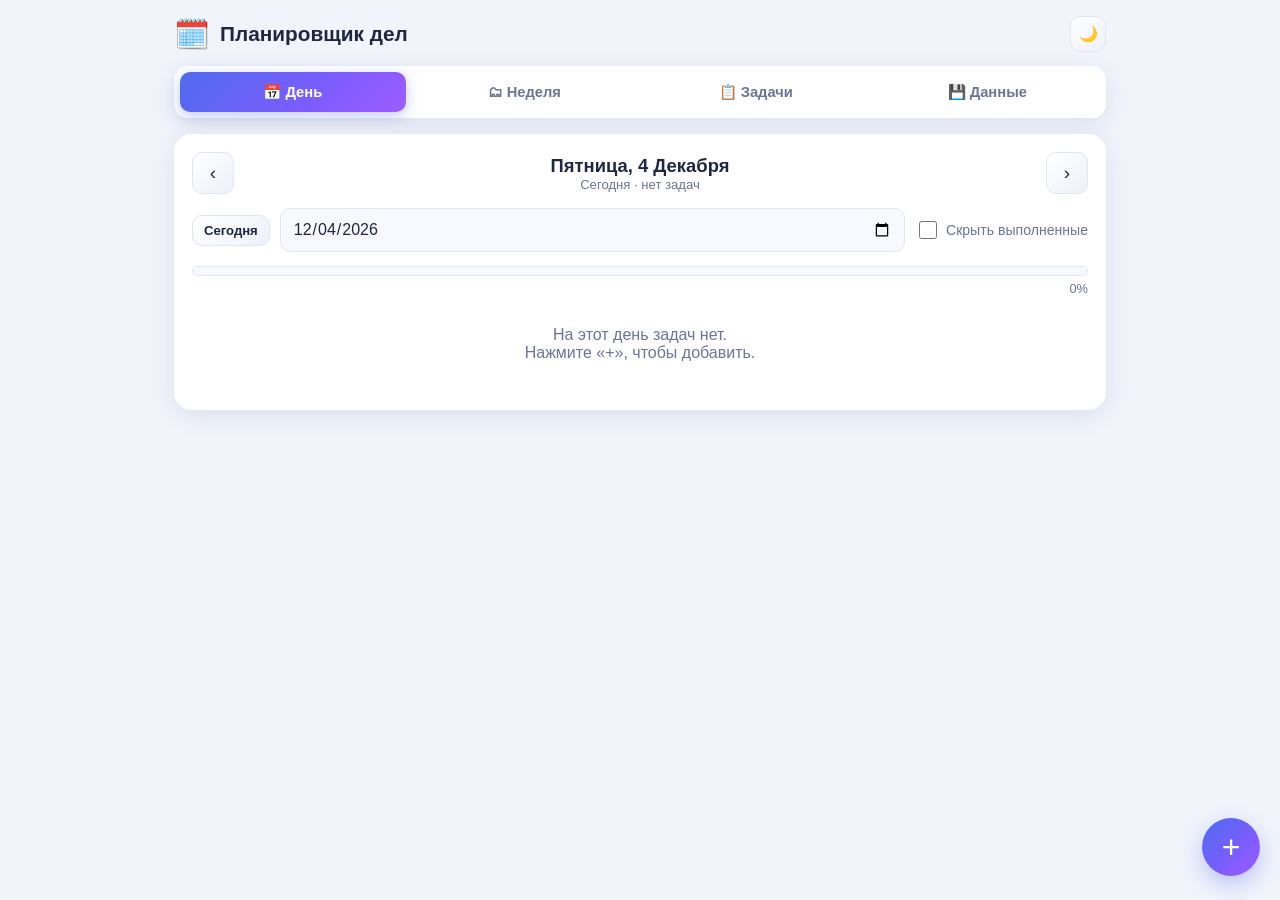
<file: modules/planner/planner.html>
<!DOCTYPE html>
<html lang="ru">
<head>
<meta charset="UTF-8">
<meta name="viewport" content="width=device-width, initial-scale=1">
<title>Планировщик дел v2</title>
<script type="application/json" id="manifest">{"id":"task-planner-restart-684132","name":"Планировщик дел v2","icon":"🗓️","description":"Планировщик дел: разовые задачи, ежедневные, по дням недели и раз в две недели. Дневной и недельный вид, отметки выполнения, светлая и тёмная темы, экспорт и импорт данных",
    
"info":"https://e3dr8nj.github.io/MindToApp/modules/planner/langing.html"}</script>
<style>
  :root{
    --bg:#f1f4fb; --card:#ffffff; --text:#1f2740; --muted:#6c7693; --primary:#4f6bed; --primary-d:#3b53c7;
    --border:#e1e6f3; --danger:#e5484d; --ok:#2fa866; --shadow:0 6px 24px rgba(40,55,110,.10);
    --grad:linear-gradient(135deg,#4f6bed 0%,#7c5cff 60%,#9d5cff 100%);
    --grad-h:linear-gradient(135deg,#3b53c7 0%,#6a49e8 60%,#8a49ee 100%);
    --grad-shadow:rgba(79,107,237,.35);
    --sec-grad:linear-gradient(135deg,#ffffff 0%,#eef1fb 100%);
    --sec-grad-h:linear-gradient(135deg,#f6f8ff 0%,#e6ebfa 100%);
    --danger-grad:linear-gradient(135deg,#ff6b7a 0%,#e5484d 100%);
    --danger-grad-h:linear-gradient(135deg,#f25564 0%,#d13a3f 100%);
    --ok-grad:linear-gradient(135deg,#3ecf8e 0%,#2fa866 100%);
    --input-bg:#f7f9ff;
  }
  :root[data-theme="dark"]{
    --bg:#12152b; --card:#1c2140; --text:#e8ebfa; --muted:#9aa3c8; --border:#2c3160;
    --shadow:0 6px 24px rgba(0,0,0,.35); --primary:#6d85ff; --primary-d:#5670ee;
    --grad:linear-gradient(135deg,#6d85ff 0%,#9b6bff 60%,#c06bff 100%);
    --grad-h:linear-gradient(135deg,#5670ee 0%,#8a58f0 60%,#af58f5 100%);
    --grad-shadow:rgba(109,133,255,.40);
    --sec-grad:linear-gradient(135deg,#262b52 0%,#1d2140 100%);
    --sec-grad-h:linear-gradient(135deg,#2d3360 0%,#232849 100%);
    --danger-grad:linear-gradient(135deg,#ff7585 0%,#e5484d 100%);
    --danger-grad-h:linear-gradient(135deg,#f25564 0%,#d13a3f 100%);
    --ok-grad:linear-gradient(135deg,#3ecf8e 0%,#2fa866 100%);
    --input-bg:#171a33;
  }
  *{box-sizing:border-box}
  body{margin:0;min-height:calc(100vh - 60px);background:var(--bg);color:var(--text);
    font-family:-apple-system,BlinkMacSystemFont,"Segoe UI",Roboto,Arial,sans-serif;
    transition:background-color .25s ease,color .25s ease;}
  .app{max-width:960px;margin:0 auto;padding:16px 14px 100px}
  header{display:flex;align-items:center;gap:10px;margin-bottom:14px}
  header h1{font-size:1.3rem;margin:0;flex:1}
  nav{display:flex;gap:6px;background:var(--card);padding:6px;border-radius:14px;box-shadow:var(--shadow);margin-bottom:16px;transition:background-color .25s ease}
  nav button{flex:1;border:0;background:transparent;color:var(--muted);padding:11px 4px;border-radius:10px;font-size:.92rem;font-weight:600;cursor:pointer;transition:color .2s}
  nav button.active{background:var(--grad);color:#fff;box-shadow:0 4px 14px var(--grad-shadow)}
  .panel{display:none}.panel.active{display:block}
  .card{background:var(--card);border-radius:18px;box-shadow:var(--shadow);padding:18px;margin-bottom:16px;transition:background-color .25s ease}
  .card h2{margin:0 0 12px;font-size:1.1rem}
  label{display:block;font-size:.8rem;color:var(--muted);margin:12px 0 4px}
  input[type=text],input[type=date],input[type=time],textarea,select{width:100%;padding:11px 12px;border-radius:10px;border:1px solid var(--border);background:var(--input-bg);color:var(--text);font-size:1rem;font-family:inherit;transition:border-color .2s,background-color .25s}
  textarea{min-height:90px;resize:vertical}
  input:focus,textarea:focus,select:focus{outline:2px solid var(--primary);border-color:transparent}
  .row{display:flex;gap:10px;flex-wrap:wrap}
  .row>*{flex:1;min-width:130px}
  button.btn{border:0;background:var(--grad);color:#fff;padding:11px 18px;border-radius:10px;font-size:.95rem;font-weight:700;cursor:pointer;box-shadow:0 5px 16px var(--grad-shadow);transition:transform .15s,box-shadow .2s,background .2s}
  button.btn:hover{background:var(--grad-h);transform:translateY(-1px);box-shadow:0 8px 20px var(--grad-shadow)}
  button.btn:active{transform:translateY(0)}
  button.btn.sec{background:var(--sec-grad);color:var(--text);border:1px solid var(--border);box-shadow:none}
  button.btn.sec:hover{background:var(--sec-grad-h);border-color:var(--primary);transform:translateY(-1px)}
  button.btn.danger{background:var(--danger-grad);box-shadow:0 5px 16px rgba(229,72,77,.35)}
  button.btn.danger:hover{background:var(--danger-grad-h);box-shadow:0 8px 20px rgba(229,72,77,.45)}
  button.btn.small{padding:7px 11px;font-size:.82rem}
  .btns{display:flex;gap:8px;flex-wrap:wrap;margin-top:14px}
  .hint{font-size:.82rem;color:var(--muted);margin-top:6px;line-height:1.4}
  .icon-btn{border:0;background:var(--sec-grad);border:1px solid var(--border);color:var(--text);border-radius:10px;width:36px;height:36px;cursor:pointer;font-size:.95rem;flex:none;transition:border-color .2s,transform .15s}
  .icon-btn:hover{border-color:var(--primary);transform:translateY(-1px)}

  /* day nav */
  .datenav{display:flex;align-items:center;gap:10px}
  .datenav .dl{flex:1;text-align:center}
  .datenav .big{font-size:1.15rem;font-weight:800;text-transform:capitalize}
  .datenav .sub{font-size:.82rem;color:var(--muted)}
  .datenav .icon-btn{width:42px;height:42px;font-size:1.2rem}
  .toolrow{display:flex;gap:10px;flex-wrap:wrap;align-items:center;margin-top:14px}
  .toolrow input[type=date]{width:auto;flex:1;min-width:140px}
  .chk{display:flex;align-items:center;gap:6px;font-size:.88rem;color:var(--muted);margin:0;cursor:pointer}
  .chk input{width:18px;height:18px;accent-color:var(--primary)}
  .progress{height:10px;background:var(--input-bg);border-radius:6px;overflow:hidden;margin-top:14px;border:1px solid var(--border)}
  .progress i{display:block;height:100%;background:var(--ok-grad);width:0;transition:width .3s}
  .ptext{font-size:.8rem;color:var(--muted);margin-top:5px;text-align:right}

  /* tasks */
  .task{display:flex;align-items:center;gap:10px;padding:12px 10px;border-radius:12px;border:1px solid var(--border);background:var(--input-bg);margin-top:8px;border-left-width:6px;transition:background-color .25s}
  .task.done .tt{text-decoration:line-through;color:var(--muted)}
  .task.done{opacity:.7}
  .check{flex:none;width:30px;height:30px;border-radius:50%;border:2px solid var(--muted);background:transparent;color:#fff;cursor:pointer;font-size:1rem;display:flex;align-items:center;justify-content:center;padding:0;transition:background .2s,border-color .2s}
  .task.done .check,.wt.done .check{background:var(--ok-grad);border-color:transparent;box-shadow:0 3px 10px rgba(47,168,102,.4)}
  .task .info{flex:1;min-width:0;cursor:pointer}
  .task .tt{font-weight:700;word-break:break-word}
  .task .meta{font-size:.8rem;color:var(--muted);margin-top:2px;word-break:break-word}
  .time{display:inline-block;font-weight:700;color:var(--primary);margin-right:6px}
  .empty{text-align:center;color:var(--muted);padding:30px 10px}

  /* week */
  .weekgrid{display:grid;grid-template-columns:repeat(auto-fill,minmax(270px,1fr));gap:12px;margin-top:14px}
  .wday{background:var(--input-bg);border:1px solid var(--border);border-radius:14px;padding:10px;transition:background-color .25s}
  .wday.today{border-color:var(--primary);box-shadow:0 0 0 2px var(--primary) inset}
  .wday .wh{display:flex;justify-content:space-between;align-items:center;cursor:pointer;gap:6px}
  .wday .wh b{text-transform:capitalize}
  .wday .wh span{font-size:.78rem;color:var(--muted)}
  .wt{display:flex;align-items:center;gap:8px;padding:7px 6px;margin-top:6px;border-radius:8px;background:var(--card);border-left:4px solid var(--primary);font-size:.9rem}
  .wt .check{width:22px;height:22px;font-size:.75rem}
  .wt.done .tt{text-decoration:line-through;color:var(--muted)}
  .wt .info{flex:1;min-width:0;cursor:pointer;word-break:break-word}
  .wt .time{margin-right:4px}
  .wempty{font-size:.8rem;color:var(--muted);padding:8px 4px}

  /* all tasks */
  .stats{display:flex;gap:10px;flex-wrap:wrap;margin-bottom:6px}
  .stat{flex:1;min-width:90px;background:var(--input-bg);border-radius:12px;padding:10px;text-align:center}
  .stat b{display:block;font-size:1.3rem;background:var(--grad);-webkit-background-clip:text;background-clip:text;color:transparent}
  .stat span{font-size:.75rem;color:var(--muted)}
  .badge{display:inline-block;font-size:.72rem;padding:2px 8px;border-radius:20px;background:var(--card);border:1px solid var(--border);color:var(--muted);margin-right:4px}

  /* form */
  .chips{display:flex;gap:6px;flex-wrap:wrap}
  .chip{flex:1;min-width:42px;padding:9px 0;border-radius:10px;border:1px solid var(--border);background:var(--input-bg);color:var(--text);font-weight:700;cursor:pointer;font-size:.9rem;transition:background .2s,color .2s}
  .chip.on{background:var(--grad);color:#fff;border-color:transparent;box-shadow:0 3px 10px var(--grad-shadow)}
  .swatches{display:flex;gap:10px;flex-wrap:wrap}
  .sw{width:32px;height:32px;border-radius:50%;border:3px solid transparent;cursor:pointer;padding:0}
  .sw.on{border-color:var(--text)}

  /* fab */
  #fab{position:fixed;right:20px;bottom:24px;width:58px;height:58px;border-radius:50%;border:0;background:var(--grad);color:#fff;font-size:2rem;line-height:1;cursor:pointer;box-shadow:0 8px 22px var(--grad-shadow);z-index:30;transition:transform .15s,background .2s}
  #fab:hover{background:var(--grad-h);transform:scale(1.06)}

  /* modal/toast */
  .overlay{position:fixed;inset:0;background:rgba(10,14,35,.55);display:none;align-items:center;justify-content:center;padding:16px;z-index:50}
  .overlay.show{display:flex}
  .modal{background:var(--card);border-radius:16px;padding:20px;width:100%;max-width:460px;box-shadow:var(--shadow);max-height:92vh;overflow:auto}
  .modal h3{margin:0 0 6px}
  .modal p{margin:0 0 6px;color:var(--muted)}
  #toast{position:fixed;left:50%;bottom:24px;transform:translateX(-50%) translateY(30px);background:var(--grad);color:#fff;padding:11px 18px;border-radius:12px;opacity:0;pointer-events:none;transition:.25s;z-index:60;max-width:90vw;text-align:center;box-shadow:0 8px 22px var(--grad-shadow)}
  #toast.show{opacity:1;transform:translateX(-50%) translateY(0)}
  @media(max-width:480px){.card{padding:14px}.weekgrid{grid-template-columns:1fr}nav button{font-size:.8rem}}
</style>
</head>
<body>
<div class="app">
  <header>
    <span style="font-size:1.8rem">🗓️</span>
    <h1>Планировщик дел</h1>
    <button id="themeBtn" class="icon-btn" title="Переключить тему">🌙</button>
  </header>
  <nav>
    <button data-tab="day" class="active">📅 День</button>
    <button data-tab="week">🗂 Неделя</button>
    <button data-tab="tasks">📋 Задачи</button>
    <button data-tab="data">💾 Данные</button>
  </nav>

  <section class="panel active" id="tab-day"></section>
  <section class="panel" id="tab-week"></section>

  <section class="panel" id="tab-tasks">
    <div class="card">
      <h2>Все задачи</h2>
      <div class="row">
        <input type="text" id="tSearch" placeholder="🔍 Поиск...">
        <select id="tFilter">
          <option value="all">Все типы</option>
          <option value="once">Разовые</option>
          <option value="daily">Каждый день</option>
          <option value="weekly">По дням недели</option>
          <option value="biweekly">Раз в 2 недели</option>
        </select>
      </div>
      <div id="tList"></div>
    </div>
  </section>

  <section class="panel" id="tab-data">
    <div class="card">
      <h2>Статистика</h2>
      <div class="stats" id="dStats"></div>
    </div>
    <div class="card">
      <h2>Экспорт</h2>
      <div class="hint" style="margin-top:0">Резервная копия всех задач и отметок выполнения в JSON.</div>
      <div class="btns">
        <button class="btn" id="expDl">⬇️ Скачать файл</button>
        <button class="btn sec" id="expShow">📋 Показать текст</button>
      </div>
    </div>
    <div class="card">
      <h2>Импорт</h2>
      <textarea id="impText" placeholder="Вставьте JSON сюда или выберите файл"></textarea>
      <div class="btns">
        <input type="file" id="impFile" accept=".json,application/json" style="display:none">
        <button class="btn sec" id="impPick">📂 Выбрать файл</button>
        <button class="btn" id="impMerge">➕ Добавить к текущим</button>
        <button class="btn sec" id="impReplace">♻️ Заменить всё</button>
      </div>
    </div>
    <div class="card">
      <h2>Управление данными</h2>
      <div class="btns">
        <button class="btn sec" id="clrDone">✅ Очистить отметки выполнения</button>
        <button class="btn sec" id="clrPast">🧹 Удалить прошедшие разовые задачи</button>
        <button class="btn danger" id="clrAll">🗑 Удалить всё</button>
      </div>
      <div class="hint">Данные и выбранная тема хранятся локально в браузере (localStorage).</div>
    </div>
  </section>
</div>

<button id="fab" title="Добавить задачу">+</button>
<div class="overlay" id="overlay"><div class="modal" id="modal"></div></div>
<div id="toast"></div>

<script>
(function(){
  const KEY='taskPlanner_v1';
  const THEME_KEY='taskPlanner_theme';
  const PALETTE=['#4f6bed','#e5484d','#f59e0b','#2fa866','#9b59e6','#0ea5b7'];
  const DN=['Пн','Вт','Ср','Чт','Пт','Сб','Вс'];
  const TYPES={once:'Разово',daily:'Каждый день',weekly:'По дням недели',biweekly:'Раз в 2 недели'};

  let state={tasks:[],done:{},hideDone:false};
  let tab='day';
  const $=s=>document.querySelector(s);
  const $$=s=>document.querySelectorAll(s);
  const uid=()=>Date.now().toString(36)+Math.random().toString(36).slice(2,8);
  const esc=s=>String(s).replace(/[&<>"']/g,c=>({'&':'&amp;','<':'&lt;','>':'&gt;','"':'&quot;',"'":'&#39;'}[c]));

  /* ---------- theme ---------- */
  let theme=null;
  try{theme=localStorage.getItem(THEME_KEY);}catch(e){}
  if(theme!=='light'&&theme!=='dark'){
    theme=(window.matchMedia&&window.matchMedia('(prefers-color-scheme: dark)').matches)?'dark':'light';
  }
  function applyTheme(t){
    document.documentElement.setAttribute('data-theme',t);
    const b=$('#themeBtn');
    if(b){b.textContent=t==='dark'?'☀️':'🌙';b.title=t==='dark'?'Включить светлую тему':'Включить тёмную тему';}
  }
  applyTheme(theme);
  $('#themeBtn').onclick=()=>{
    theme=theme==='dark'?'light':'dark';
    try{localStorage.setItem(THEME_KEY,theme);}catch(e){}
    applyTheme(theme);
    toast(theme==='dark'?'🌙 Тёмная тема':'☀️ Светлая тема');
  };

  /* ---------- dates ---------- */
  const pad=n=>String(n).padStart(2,'0');
  const fmt=d=>d.getFullYear()+'-'+pad(d.getMonth()+1)+'-'+pad(d.getDate());
  const parse=s=>{const p=s.split('-').map(Number);return new Date(p[0],p[1]-1,p[2]);};
  const addDays=(s,n)=>{const d=parse(s);d.setDate(d.getDate()+n);return fmt(d);};
  const dayDiff=(a,b)=>{const x=parse(a),y=parse(b);return Math.round((Date.UTC(y.getFullYear(),y.getMonth(),y.getDate())-Date.UTC(x.getFullYear(),x.getMonth(),x.getDate()))/864e5);};
  const wd=s=>(parse(s).getDay()+6)%7;
  const weekStart=s=>addDays(s,-wd(s));
  const today=()=>fmt(new Date());
  const isDate=s=>/^\d{4}-\d{2}-\d{2}$/.test(s||'')&&!isNaN(parse(s));
  const shortDate=s=>{const d=parse(s);return pad(d.getDate())+'.'+pad(d.getMonth()+1);};
  let selDate=today();

  /* ---------- storage ---------- */
  function normalize(t){
    if(!t||!t.title||!String(t.title).trim())return null;
    const type=TYPES[t.type]?t.type:'once';
    let days=Array.isArray(t.days)?[...new Set(t.days.map(Number).filter(n=>n>=0&&n<=6))].sort():[];
    const start=isDate(t.start)?t.start:today();
    if((type==='weekly'||type==='biweekly')&&!days.length)days=[wd(start)];
    return {id:t.id||uid(),title:String(t.title).trim(),note:t.note?String(t.note).trim():'',
      time:/^\d{2}:\d{2}$/.test(t.time||'')?t.time:'',type,days,start,
      end:type!=='once'&&isDate(t.end)?t.end:'',
      color:PALETTE.includes(t.color)?t.color:PALETTE[0],created:t.created||Date.now()};
  }
  function load(){
    try{
      const d=JSON.parse(localStorage.getItem(KEY)||'null');
      if(d){
        state.tasks=(d.tasks||[]).map(normalize).filter(Boolean);
        state.done=d.done&&typeof d.done==='object'?d.done:{};
        state.hideDone=!!d.hideDone;
      }
    }catch(e){}
  }
  function save(){try{localStorage.setItem(KEY,JSON.stringify(state));}catch(e){toast('Не удалось сохранить данные');}}
  function toast(msg){
    const t=$('#toast');t.textContent=msg;t.classList.add('show');
    clearTimeout(toast._t);toast._t=setTimeout(()=>t.classList.remove('show'),2300);
  }

  /* ---------- schedule logic ---------- */
  function occurs(t,date){
    if(date<t.start)return false;
    if(t.type!=='once'&&t.end&&date>t.end)return false;
    switch(t.type){
      case 'once':return date===t.start;
      case 'daily':return true;
      case 'weekly':return t.days.includes(wd(date));
      case 'biweekly':{
        if(!t.days.includes(wd(date)))return false;
        const w=Math.round(dayDiff(weekStart(t.start),weekStart(date))/7);
        return w%2===0;
      }
    }
    return false;
  }
  function tasksFor(date){
    return state.tasks.filter(t=>occurs(t,date)).sort((a,b)=>{
      if(a.time&&b.time&&a.time!==b.time)return a.time<b.time?-1:1;
      if(a.time&&!b.time)return -1;
      if(!a.time&&b.time)return 1;
      return a.created-b.created;
    });
  }
  const isDone=(id,date)=>(state.done[date]||[]).includes(id);
  function toggleDone(id,date){
    const arr=state.done[date]||[];
    const i=arr.indexOf(id);
    if(i>=0)arr.splice(i,1);else arr.push(id);
    if(arr.length)state.done[date]=arr;else delete state.done[date];
    save();renderAll();
  }
  function recLabel(t){
    if(t.type==='once')return 'Разово';
    if(t.type==='daily')return 'Каждый день';
    const ds=t.days.map(d=>DN[d]).join(', ');
    return t.type==='weekly'?'Каждую неделю: '+ds:'Раз в 2 недели: '+ds;
  }

  /* ---------- modal ---------- */
  function closeModal(){$('#overlay').classList.remove('show');$('#modal').innerHTML='';}
  function confirmDialog(title,text,okLabel,danger){
    return new Promise(res=>{
      $('#modal').innerHTML=`<h3>${esc(title)}</h3><p>${esc(text)}</p>
        <div class="btns"><button class="btn ${danger?'danger':''}" id="mOk">${esc(okLabel||'ОК')}</button>
        <button class="btn sec" id="mNo">Отмена</button></div>`;
      $('#overlay').classList.add('show');
      $('#mOk').onclick=()=>{closeModal();res(true)};
      $('#mNo').onclick=()=>{closeModal();res(false)};
    });
  }
  $('#overlay').addEventListener('click',e=>{if(e.target.id==='overlay')closeModal();});
  document.addEventListener('keydown',e=>{if(e.key==='Escape')closeModal();});

  function taskDialog(t){
    const isNew=!t;
    const d=t?Object.assign({},t,{days:[...t.days]}):
      {title:'',note:'',time:'',type:'once',days:[wd(selDate)],start:selDate,end:'',color:PALETTE[0]};
    $('#modal').innerHTML=`<h3>${isNew?'Новая задача':'Редактировать задачу'}</h3>
      <label>Название</label><input type="text" id="fT" value="${esc(d.title)}" maxlength="200">
      <label>Заметка</label><input type="text" id="fN" value="${esc(d.note)}" maxlength="500">
      <div class="row">
        <div><label>Время (необязательно)</label><input type="time" id="fTime" value="${esc(d.time)}"></div>
        <div><label>Повторение</label><select id="fType">${Object.keys(TYPES).map(k=>`<option value="${k}" ${k===d.type?'selected':''}>${TYPES[k]}</option>`).join('')}</select></div>
      </div>
      <div id="daysBox"><label>Дни недели</label>
        <div class="chips" id="chips">${DN.map((n,i)=>`<button type="button" class="chip ${d.days.includes(i)?'on':''}" data-d="${i}">${n}</button>`).join('')}</div>
        <div class="hint" id="bwHint"></div>
      </div>
      <div class="row">
        <div><label id="startLbl">Дата</label><input type="date" id="fStart" value="${d.start}"></div>
        <div id="endBox"><label>Закончить (необязательно)</label><input type="date" id="fEnd" value="${d.end}"></div>
      </div>
      <label>Цвет</label>
      <div class="swatches" id="sws">${PALETTE.map(c=>`<button type="button" class="sw ${c===d.color?'on':''}" data-c="${c}" style="background:${c}"></button>`).join('')}</div>
      <div class="btns">
        <button class="btn" id="fOk">Сохранить</button>
        <button class="btn sec" id="fNo">Отмена</button>
        ${isNew?'':'<button class="btn danger" id="fDel" style="margin-left:auto">Удалить</button>'}
      </div>`;
    $('#overlay').classList.add('show');

    function sync(){
      const type=$('#fType').value;
      $('#daysBox').style.display=(type==='weekly'||type==='biweekly')?'block':'none';
      $('#endBox').style.display=type==='once'?'none':'block';
      $('#startLbl').textContent=type==='once'?'Дата':'Начиная с';
      const hint=$('#bwHint');
      if(type==='biweekly'&&isDate($('#fStart').value)){
        const ws=weekStart($('#fStart').value);
        hint.textContent=`Выполняется через неделю, начиная с недели ${shortDate(ws)} – ${shortDate(addDays(ws,6))}.`;
      }else hint.textContent='';
    }
    sync();
    $('#fType').onchange=sync;
    $('#fStart').onchange=sync;
    $('#chips').onclick=e=>{
      const b=e.target.closest('.chip');if(!b)return;
      const n=+b.dataset.d;
      const i=d.days.indexOf(n);
      if(i>=0)d.days.splice(i,1);else d.days.push(n);
      b.classList.toggle('on',i<0);
    };
    $('#sws').onclick=e=>{
      const b=e.target.closest('.sw');if(!b)return;
      d.color=b.dataset.c;
      $$('#sws .sw').forEach(x=>x.classList.toggle('on',x===b));
    };
    $('#fNo').onclick=closeModal;
    if(!isNew)$('#fDel').onclick=async()=>{
      if(await confirmDialog('Удалить задачу?',`«${t.title}» будет удалена вместе с отметками выполнения.`,'Удалить',true)){
        deleteTask(t.id);toast('Задача удалена');
      }else taskDialog(t);
    };
    $('#fOk').onclick=()=>{
      const title=$('#fT').value.trim();
      const type=$('#fType').value;
      const start=$('#fStart').value;
      const end=$('#fEnd').value;
      if(!title){toast('Введите название');return;}
      if(!isDate(start)){toast('Укажите дату');return;}
      if((type==='weekly'||type==='biweekly')&&!d.days.length){toast('Выберите хотя бы один день недели');return;}
      if(type!=='once'&&end&&end<start){toast('Дата окончания раньше начала');return;}
      const nt=normalize({id:t?t.id:uid(),title,note:$('#fN').value,time:$('#fTime').value,type,
        days:d.days,start,end,color:d.color,created:t?t.created:Date.now()});
      if(isNew)state.tasks.push(nt);
      else state.tasks[state.tasks.findIndex(x=>x.id===t.id)]=nt;
      save();closeModal();renderAll();toast('Сохранено');
    };
    setTimeout(()=>{const f=$('#fT');if(f&&isNew)f.focus();},50);
  }
  function deleteTask(id){
    state.tasks=state.tasks.filter(x=>x.id!==id);
    Object.keys(state.done).forEach(k=>{
      state.done[k]=state.done[k].filter(x=>x!==id);
      if(!state.done[k].length)delete state.done[k];
    });
    save();closeModal();renderAll();
  }

  /* ---------- tabs ---------- */
  $$('nav button').forEach(b=>b.onclick=()=>{
    tab=b.dataset.tab;
    $$('nav button').forEach(x=>x.classList.toggle('active',x===b));
    $$('.panel').forEach(p=>p.classList.toggle('active',p.id==='tab-'+tab));
    renderAll();
  });
  $('#fab').onclick=()=>taskDialog(null);

  /* ---------- day view ---------- */
  function dateLabel(s){return parse(s).toLocaleDateString('ru-RU',{weekday:'long',day:'numeric',month:'long'});}
  function taskRow(t,date){
    const done=isDone(t.id,date);
    const meta=[];
    if(t.type!=='once')meta.push(recLabel(t));
    if(t.note)meta.push(esc(t.note));
    return `<div class="task ${done?'done':''}" style="border-left-color:${t.color}" data-id="${t.id}" data-date="${date}">
      <button class="check" data-act="toggle" title="Отметить">${done?'✓':''}</button>
      <div class="info" data-act="edit">
        <div class="tt">${t.time?`<span class="time">${t.time}</span>`:''}${esc(t.title)}</div>
        ${meta.length?`<div class="meta">${meta.join(' · ')}</div>`:''}
      </div>
      <button class="icon-btn" data-act="edit" title="Редактировать">✏️</button>
    </div>`;
  }
  function renderDay(){
    const all=tasksFor(selDate);
    const doneCnt=all.filter(t=>isDone(t.id,selDate)).length;
    const shown=state.hideDone?all.filter(t=>!isDone(t.id,selDate)):all;
    const pct=all.length?Math.round(doneCnt/all.length*100):0;
    const isToday=selDate===today();
    let body;
    if(!all.length)body='<div class="empty">На этот день задач нет.<br>Нажмите «+», чтобы добавить.</div>';
    else if(!shown.length)body='<div class="empty">🎉 Всё выполнено!</div>';
    else body=shown.map(t=>taskRow(t,selDate)).join('');
    $('#tab-day').innerHTML=`<div class="card">
      <div class="datenav">
        <button class="icon-btn" data-act="prevDay">‹</button>
        <div class="dl"><div class="big">${esc(dateLabel(selDate))}</div>
          <div class="sub">${isToday?'Сегодня · ':''}${all.length?`выполнено ${doneCnt} из ${all.length}`:'нет задач'}</div></div>
        <button class="icon-btn" data-act="nextDay">›</button>
      </div>
      <div class="toolrow">
        <button class="btn sec small" data-act="goToday">Сегодня</button>
        <input type="date" id="dayPick" value="${selDate}">
        <label class="chk"><input type="checkbox" id="hideDone" ${state.hideDone?'checked':''}> Скрыть выполненные</label>
      </div>
      <div class="progress"><i style="width:${pct}%"></i></div>
      <div class="ptext">${pct}%</div>
      ${body}
    </div>`;
    $('#dayPick').onchange=e=>{if(isDate(e.target.value)){selDate=e.target.value;renderAll();}};
    $('#hideDone').onchange=e=>{state.hideDone=e.target.checked;save();renderDay();};
  }

  /* ---------- week view ---------- */
  function renderWeek(){
    const ws=weekStart(selDate),we=addDays(ws,6);
    const t0=today();
    let cards='';
    for(let i=0;i<7;i++){
      const date=addDays(ws,i);
      const list=tasksFor(date);
      const dn=list.filter(t=>isDone(t.id,date)).length;
      cards+=`<div class="wday ${date===t0?'today':''}">
        <div class="wh" data-act="openDay" data-date="${date}"><b>${DN[i]}, ${shortDate(date)}</b><span>${list.length?dn+'/'+list.length:'—'}</span></div>
        ${list.length?list.map(t=>{
          const done=isDone(t.id,date);
          return `<div class="wt ${done?'done':''}" style="border-left-color:${t.color}" data-id="${t.id}" data-date="${date}">
            <button class="check" data-act="toggle">${done?'✓':''}</button>
            <div class="info tt" data-act="edit">${t.time?`<span class="time">${t.time}</span>`:''}${esc(t.title)}</div></div>`;
        }).join(''):'<div class="wempty">Нет задач</div>'}
      </div>`;
    }
    $('#tab-week').innerHTML=`<div class="card">
      <div class="datenav">
        <button class="icon-btn" data-act="prevWeek">‹</button>
        <div class="dl"><div class="big">${shortDate(ws)} – ${shortDate(we)}</div>
          <div class="sub">${parse(ws).getFullYear()}${weekStart(t0)===ws?' · текущая неделя':''}</div></div>
        <button class="icon-btn" data-act="nextWeek">›</button>
      </div>
      <div class="toolrow"><button class="btn sec small" data-act="goToday">Текущая неделя</button></div>
      <div class="weekgrid">${cards}</div>
    </div>`;
  }

  /* ---------- tasks list ---------- */
  function renderTasks(){
    const q=$('#tSearch').value.trim().toLowerCase();
    const f=$('#tFilter').value;
    const arr=state.tasks.filter(t=>(f==='all'||t.type===f)&&(!q||t.title.toLowerCase().includes(q)||t.note.toLowerCase().includes(q)))
      .sort((a,b)=>a.title.localeCompare(b.title));
    const box=$('#tList');
    if(!arr.length){box.innerHTML=`<div class="empty">${state.tasks.length?'Ничего не найдено':'Задач пока нет. Нажмите «+», чтобы добавить.'}</div>`;return;}
    box.innerHTML=arr.map(t=>{
      const range=t.type==='once'?shortDate(t.start)+'.'+parse(t.start).getFullYear():
        'с '+shortDate(t.start)+(t.end?' до '+shortDate(t.end):'');
      return `<div class="task" style="border-left-color:${t.color}" data-id="${t.id}">
        <div class="info" data-act="edit">
          <div class="tt">${t.time?`<span class="time">${t.time}</span>`:''}${esc(t.title)}</div>
          <div class="meta"><span class="badge">${esc(recLabel(t))}</span><span class="badge">${esc(range)}</span>${t.note?esc(t.note):''}</div>
        </div>
        <button class="icon-btn" data-act="edit" title="Редактировать">✏️</button>
        <button class="icon-btn" data-act="del" title="Удалить">🗑</button></div>`;
    }).join('');
  }
  $('#tSearch').oninput=renderTasks;
  $('#tFilter').onchange=renderTasks;

  /* ---------- data tab ---------- */
  function renderData(){
    const marks=Object.values(state.done).reduce((s,a)=>s+a.length,0);
    const rec=state.tasks.filter(t=>t.type!=='once').length;
    $('#dStats').innerHTML=`<div class="stat"><b>${state.tasks.length}</b><span>задач</span></div>
      <div class="stat"><b>${rec}</b><span>повторяющихся</span></div>
      <div class="stat"><b>${marks}</b><span>отметок выполнения</span></div>`;
  }

  /* ---------- global click delegation ---------- */
  document.addEventListener('click',async e=>{
    const el=e.target.closest('[data-act]');if(!el)return;
    const act=el.dataset.act;
    const row=el.closest('[data-id]');
    const id=row&&row.dataset.id;
    const date=row&&row.dataset.date;
    if(act==='prevDay'){selDate=addDays(selDate,-1);renderAll();}
    else if(act==='nextDay'){selDate=addDays(selDate,1);renderAll();}
    else if(act==='prevWeek'){selDate=addDays(selDate,-7);renderAll();}
    else if(act==='nextWeek'){selDate=addDays(selDate,7);renderAll();}
    else if(act==='goToday'){selDate=today();renderAll();}
    else if(act==='openDay'){
      selDate=el.dataset.date;tab='day';
      $$('nav button').forEach(x=>x.classList.toggle('active',x.dataset.tab==='day'));
      $$('.panel').forEach(p=>p.classList.toggle('active',p.id==='tab-day'));
      renderAll();
    }
    else if(act==='toggle'&&id&&date)toggleDone(id,date);
    else if(act==='edit'&&id){const t=state.tasks.find(x=>x.id===id);if(t)taskDialog(t);}
    else if(act==='del'&&id){
      const t=state.tasks.find(x=>x.id===id);if(!t)return;
      if(await confirmDialog('Удалить задачу?',`«${t.title}» будет удалена вместе с отметками выполнения.`,'Удалить',true)){
        deleteTask(id);toast('Задача удалена');
      }
    }
  });

  /* ---------- export / import ---------- */
  function exportJson(){return JSON.stringify({app:'task-planner',version:1,tasks:state.tasks,done:state.done},null,2);}
  $('#expDl').onclick=()=>{
    try{
      const blob=new Blob([exportJson()],{type:'application/json'});
      const a=document.createElement('a');a.href=URL.createObjectURL(blob);
      a.download='planner-backup.json';document.body.appendChild(a);a.click();a.remove();
      setTimeout(()=>URL.revokeObjectURL(a.href),1000);toast('Файл сформирован');
    }catch(e){toast('Не удалось скачать — используйте «Показать текст»');}
  };
  $('#expShow').onclick=()=>{$('#impText').value=exportJson();toast('JSON помещён в поле ниже — скопируйте его');};
  $('#impPick').onclick=()=>$('#impFile').click();
  $('#impFile').onchange=e=>{
    const f=e.target.files[0];if(!f)return;
    const r=new FileReader();r.onload=()=>{$('#impText').value=r.result;toast('Файл загружен, выберите способ импорта');};
    r.readAsText(f);e.target.value='';
  };
  function parseImport(){
    try{
      const d=JSON.parse($('#impText').value);
      const arr=Array.isArray(d)?d:d.tasks;
      if(!Array.isArray(arr))throw 0;
      const tasks=arr.map(normalize).filter(Boolean);
      if(!tasks.length)throw 0;
      const done=!Array.isArray(d)&&d.done&&typeof d.done==='object'?d.done:{};
      return {tasks,done};
    }catch(e){toast('Некорректный JSON или нет задач');return null;}
  }
  $('#impMerge').onclick=()=>{
    const r=parseImport();if(!r)return;
    let c=0;const added=new Set();
    r.tasks.forEach(t=>{
      if(!state.tasks.some(x=>x.id===t.id)){state.tasks.push(t);added.add(t.id);c++;}
    });
    Object.keys(r.done).forEach(k=>{
      if(!Array.isArray(r.done[k]))return;
      const ids=r.done[k].filter(id=>added.has(id));
      if(!ids.length)return;
      state.done[k]=[...new Set([...(state.done[k]||[]),...ids])];
    });
    save();renderAll();toast(`Импортировано новых задач: ${c}`);
  };
  $('#impReplace').onclick=async()=>{
    const r=parseImport();if(!r)return;
    if(await confirmDialog('Заменить все данные?',`Текущие задачи будут заменены (${r.tasks.length} в импорте).`,'Заменить',true)){
      const ids=new Set(r.tasks.map(t=>t.id));
      const done={};
      Object.keys(r.done).forEach(k=>{
        if(Array.isArray(r.done[k])){const a=r.done[k].filter(id=>ids.has(id));if(a.length)done[k]=a;}
      });
      state.tasks=r.tasks;state.done=done;save();renderAll();toast('Данные заменены');
    }
  };

  /* ---------- manage ---------- */
  $('#clrDone').onclick=async()=>{
    if(!Object.keys(state.done).length)return toast('Отметок нет');
    if(await confirmDialog('Очистить отметки?','Все отметки выполнения будут сняты, задачи останутся.','Очистить',true)){
      state.done={};save();renderAll();toast('Отметки очищены');
    }
  };
  $('#clrPast').onclick=async()=>{
    const t0=today();
    const past=state.tasks.filter(t=>t.type==='once'&&t.start<t0);
    const ended=state.tasks.filter(t=>t.type!=='once'&&t.end&&t.end<t0);
    const list=[...past,...ended];
    if(!list.length)return toast('Прошедших задач нет');
    if(await confirmDialog('Удалить прошедшие задачи?',`Будет удалено: ${past.length} разовых и ${ended.length} завершённых повторяющихся.`,'Удалить',true)){
      const ids=new Set(list.map(t=>t.id));
      state.tasks=state.tasks.filter(t=>!ids.has(t.id));
      Object.keys(state.done).forEach(k=>{
        state.done[k]=state.done[k].filter(id=>!ids.has(id));
        if(!state.done[k].length)delete state.done[k];
      });
      save();renderAll();toast('Удалено: '+list.length);
    }
  };
  $('#clrAll').onclick=async()=>{
    if(!state.tasks.length&&!Object.keys(state.done).length)return toast('Данных нет');
    if(await confirmDialog('Удалить все данные?','Все задачи и отметки будут удалены. Это действие нельзя отменить.','Удалить всё',true)){
      state.tasks=[];state.done={};save();renderAll();toast('Все данные удалены');
    }
  };

  /* ---------- render ---------- */
  function renderAll(){
    $('#fab').style.display=tab==='data'?'none':'block';
    if(tab==='day')renderDay();
    else if(tab==='week')renderWeek();
    else if(tab==='tasks')renderTasks();
    else renderData();
  }

  load();
  renderAll();
})();
</script>
</body>
</html>
</file>
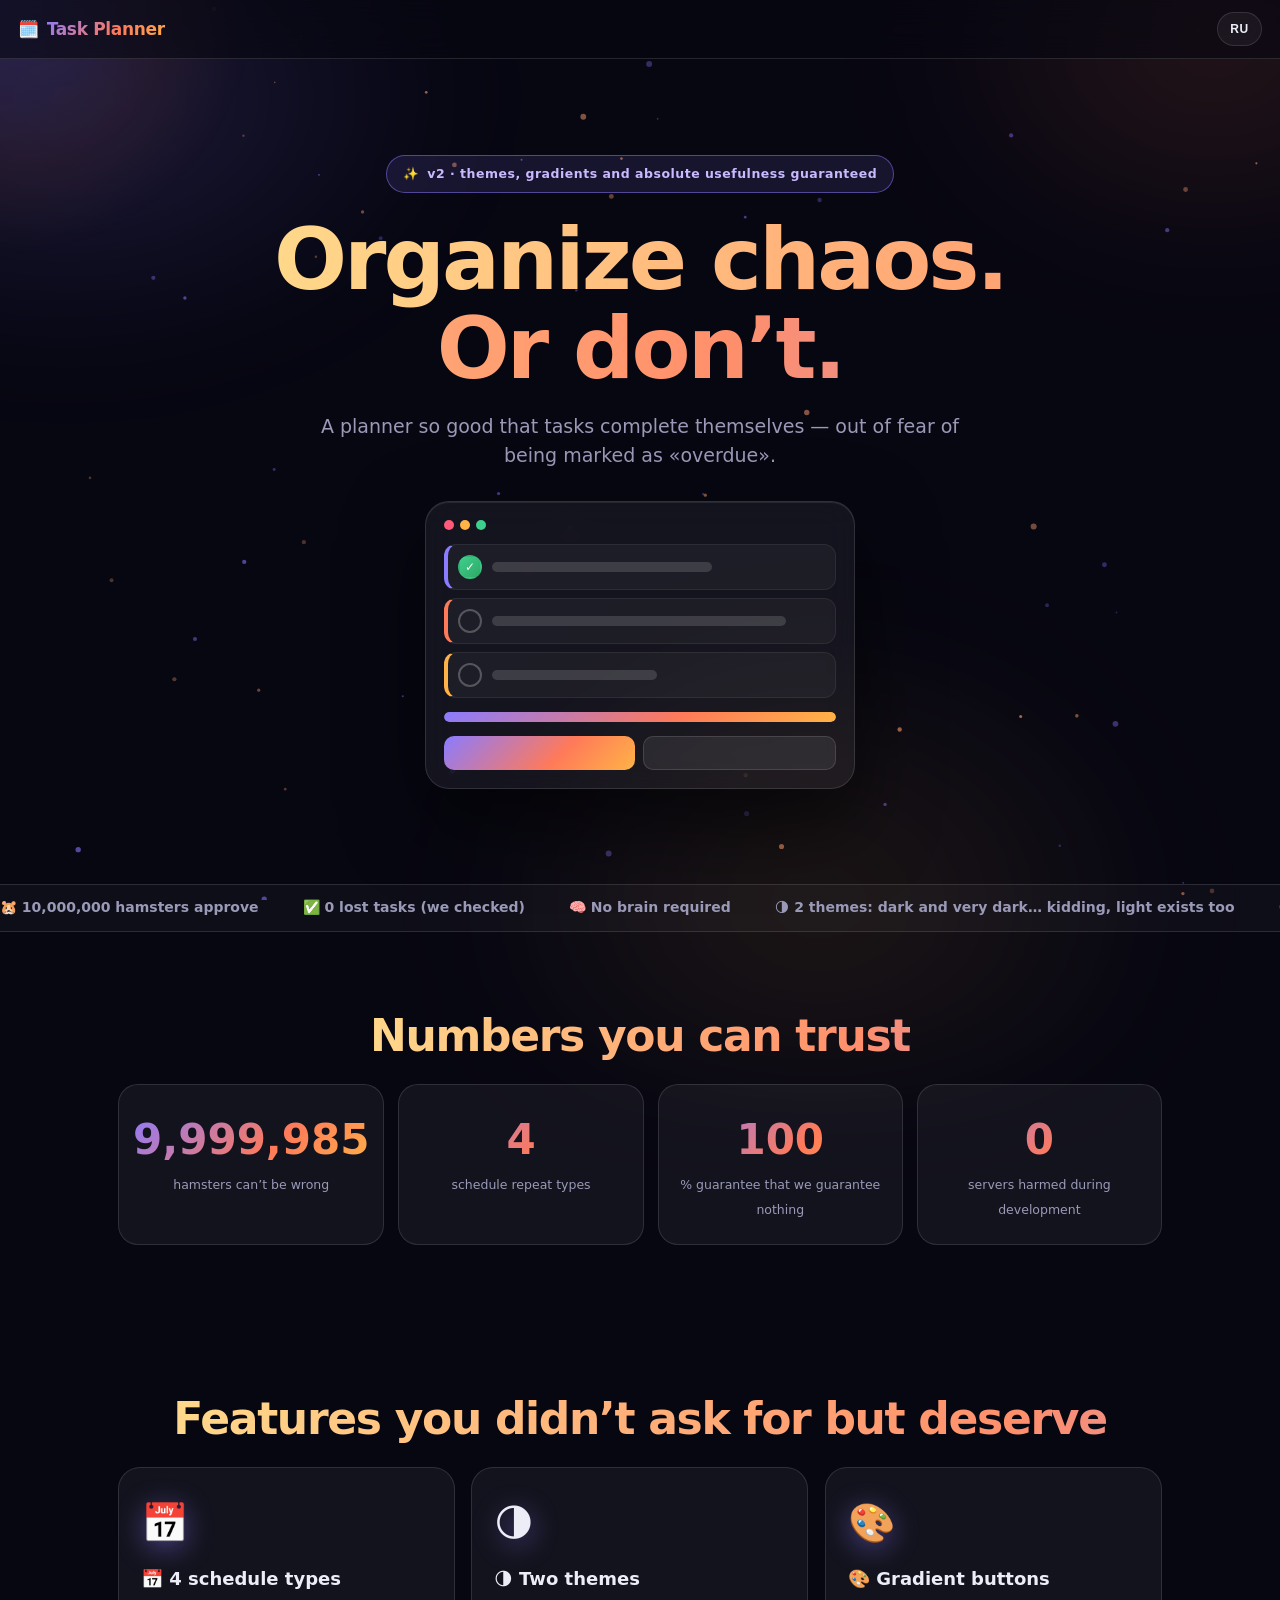
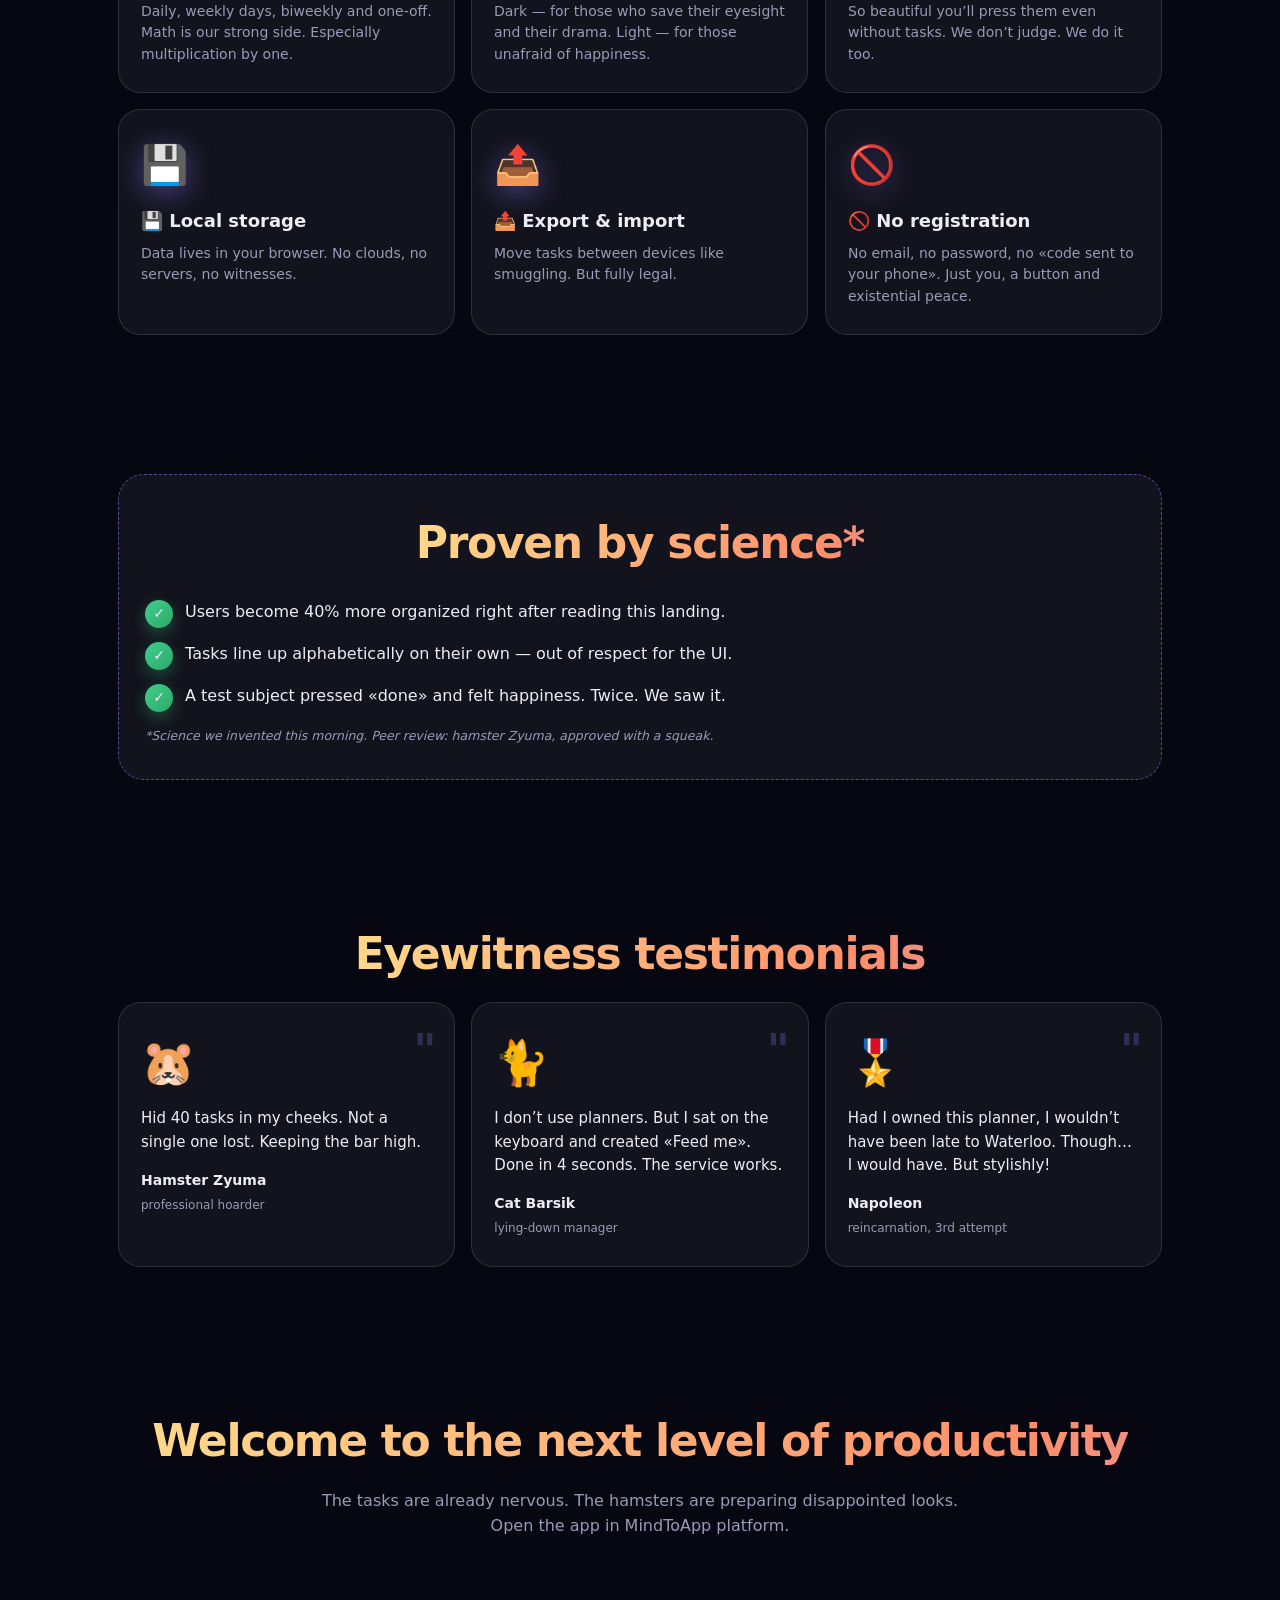
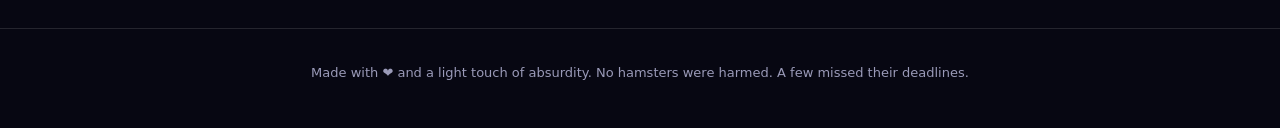
<file: modules/task-planner/landing.html>
<!DOCTYPE html>
<html lang="ru">
<head>
<meta charset="UTF-8">
<meta name="viewport" content="width=device-width, initial-scale=1, viewport-fit=cover">
<meta name="description" content="Планировщик дел — организуй хаос. Темы, градиенты и абсолютная польза.">
<title>Планировщик дел — организуй хаос</title>
<style>
  :root{
    --bg:#070712; --card:rgba(255,255,255,.05); --stroke:rgba(255,255,255,.12);
    --txt:#ecedf7; --muted:#9a9ab8;
    --g1:#8b7bff; --g2:#ff7a59; --g3:#ffb347; --ok:#3ecf8e;
    --grad:linear-gradient(135deg,#8b7bff 0%,#ff7a59 60%,#ffb347 100%);
    --grad-shadow:rgba(139,123,255,.45);
  }
  *{box-sizing:border-box}
  html{scroll-behavior:smooth}
  body{
    margin:0; min-height:calc(100vh - 60px); background:var(--bg); color:var(--txt);
    font-family:ui-sans-serif,system-ui,-apple-system,"Segoe UI",Roboto,Arial,sans-serif;
    overflow-x:hidden; line-height:1.55;
  }
  #fx{position:fixed; inset:0; z-index:0; pointer-events:none}
  .aurora{position:fixed; inset:-20%; z-index:0; pointer-events:none; filter:blur(70px); opacity:.55;
    background:
      radial-gradient(38% 34% at 18% 22%, rgba(139,123,255,.34), transparent 60%),
      radial-gradient(30% 30% at 82% 18%, rgba(255,122,89,.26), transparent 60%),
      radial-gradient(36% 40% at 60% 86%, rgba(255,179,71,.18), transparent 60%);
    animation:aurora 16s ease-in-out infinite alternate;
  }
  @keyframes aurora{
    0%{transform:translate3d(-2%,-1%,0) scale(1)}
    50%{transform:translate3d(2%,2%,0) scale(1.06)}
    100%{transform:translate3d(-1%,2%,0) scale(1.02)}
  }
  #cursorGlow{position:fixed; left:0; top:0; width:520px; height:520px; margin:-260px 0 0 -260px;
    z-index:1; pointer-events:none; border-radius:50%;
    background:radial-gradient(circle, rgba(139,123,255,.16), rgba(255,122,89,.06) 45%, transparent 70%);
    will-change:transform;
  }
  main,header.topbar,footer{position:relative; z-index:2}

  header.topbar{
    position:fixed; top:0; left:0; right:0; z-index:50;
    display:flex; align-items:center; justify-content:space-between; gap:10px;
    padding:12px 18px; background:rgba(7,7,18,.6);
    backdrop-filter:blur(14px); -webkit-backdrop-filter:blur(14px);
    border-bottom:1px solid var(--stroke);
  }
  .logo{display:flex; align-items:center; gap:8px; font-weight:900; font-size:17px; letter-spacing:-.02em}
  .logo b{background:var(--grad); -webkit-background-clip:text; background-clip:text; color:transparent}
  .top-actions{display:flex; align-items:center; gap:8px}
  .lang-btn{
    min-width:44px; padding:9px 12px; border-radius:999px; cursor:pointer;
    border:1px solid var(--stroke); background:var(--card); color:var(--txt);
    font-weight:800; font-size:12px; letter-spacing:.06em; transition:.2s;
  }
  .lang-btn:hover{border-color:var(--g1); box-shadow:0 0 0 3px rgba(139,123,255,.18)}

  .hero{min-height:96vh; display:flex; flex-direction:column; align-items:center; justify-content:center;
    text-align:center; padding:120px 18px 40px}
  .hero-badge{
    display:inline-flex; align-items:center; gap:8px; padding:8px 16px; border-radius:999px;
    border:1px solid rgba(139,123,255,.5); background:rgba(139,123,255,.12);
    color:#cbb9ff; font-size:12.5px; font-weight:700; letter-spacing:.04em; margin-bottom:22px;
    animation:badgeFloat 4s ease-in-out infinite;
  }
  @keyframes badgeFloat{0%,100%{transform:translateY(0)}50%{transform:translateY(-6px)}}
  h1{margin:0 0 18px; font-size:clamp(40px,8vw,86px); font-weight:900; letter-spacing:-.035em; line-height:1.04}
  .shimmer{
    background:linear-gradient(90deg,#ffd88a,#ff8f6b 30%,#a08cff 55%,#ffd88a 85%);
    background-size:300% 100%;
    -webkit-background-clip:text; background-clip:text; color:transparent;
    animation:shimmer 6s linear infinite;
  }
  @keyframes shimmer{0%{background-position:0% 50%}100%{background-position:300% 50%}}
  .hero-sub{max-width:660px; color:var(--muted); font-size:clamp(15px,2.6vw,19px); margin:0 auto 30px}

  .mock-wrap{perspective:1100px}
  .mock{
    width:min(430px,92vw); background:rgba(255,255,255,.055); border:1px solid var(--stroke);
    border-radius:24px; padding:18px; text-align:left;
    backdrop-filter:blur(16px); -webkit-backdrop-filter:blur(16px);
    box-shadow:0 30px 80px rgba(0,0,0,.6), inset 0 1px 0 rgba(255,255,255,.08);
    animation:float 7s ease-in-out infinite; transform-style:preserve-3d; will-change:transform;
  }
  @keyframes float{0%,100%{transform:translateY(0) rotateX(4deg) rotateY(-6deg)}50%{transform:translateY(-16px) rotateX(2deg) rotateY(-2deg)}}
  .mock-bar{display:flex; gap:6px; margin-bottom:14px}
  .mock-bar i{width:10px; height:10px; border-radius:50%; background:rgba(255,255,255,.18)}
  .mock-bar i:first-child{background:#ff5a7a}.mock-bar i:nth-child(2){background:#ffb347}.mock-bar i:nth-child(3){background:#3ecf8e}
  .mock-row{display:flex; align-items:center; gap:10px; padding:10px; border-radius:12px;
    background:rgba(255,255,255,.04); border:1px solid rgba(255,255,255,.07); margin-top:8px; border-left:4px solid var(--g1)}
  .mock-row.c2{border-left-color:var(--g2)}.mock-row.c3{border-left-color:var(--g3)}
  .mk-check{flex:none; width:24px; height:24px; border-radius:50%; border:2px solid rgba(255,255,255,.25);
    display:flex; align-items:center; justify-content:center; font-size:12px; color:transparent}
  .mk-check.on{background:linear-gradient(135deg,#3ecf8e,#2fa866); border-color:transparent; color:#fff;
    animation:pop 2.6s ease-in-out infinite}
  @keyframes pop{0%,100%{transform:scale(1)}50%{transform:scale(1.14)}}
  .sk{display:block; height:10px; border-radius:6px; background:rgba(255,255,255,.14)}
  .w60{width:60%}.w80{width:80%}.w45{width:45%}
  .mock-prog{height:10px; border-radius:99px; background:rgba(255,255,255,.08); margin-top:14px; overflow:hidden}
  .mock-prog i{display:block; height:100%; border-radius:99px; background:var(--grad);
    animation:bar 4s ease-in-out infinite alternate}
  @keyframes bar{0%{width:22%}100%{width:86%}}
  .mock-btns{display:flex; gap:8px; margin-top:14px}
  .mb{height:34px; border-radius:10px; flex:1}
  .mb.g1{background:var(--grad)}
  .mb.g2{background:rgba(255,255,255,.08); border:1px solid var(--stroke)}

  .ticker{overflow:hidden; border-top:1px solid var(--stroke); border-bottom:1px solid var(--stroke);
    background:rgba(255,255,255,.03); padding:12px 0; margin:20px 0 0}
  .ticker-track{display:flex; gap:44px; width:max-content; animation:tick 34s linear infinite; will-change:transform}
  .ticker-track span{white-space:nowrap; color:var(--muted); font-size:14px; font-weight:600}
  @keyframes tick{0%{transform:translateX(0)}100%{transform:translateX(-50%)}}

  section{max-width:1080px; margin:0 auto; padding:70px 18px}
  h2{font-size:clamp(26px,5vw,44px); font-weight:900; letter-spacing:-.03em; margin:0 0 14px; text-align:center}
  h2 .shimmer{background-size:300% 100%}
  .sec-sub{text-align:center; color:var(--muted); margin:0 auto 40px; max-width:640px}

  .stats{display:grid; grid-template-columns:repeat(4,1fr); gap:14px}
  .stat{background:var(--card); border:1px solid var(--stroke); border-radius:20px; padding:22px 14px; text-align:center;
    transition:transform .25s ease, border-color .25s ease}
  .stat:hover{transform:translateY(-6px); border-color:rgba(139,123,255,.6)}
  .stat b{display:block; font-size:clamp(26px,4.6vw,42px); font-weight:900;
    background:var(--grad); -webkit-background-clip:text; background-clip:text; color:transparent;
    font-variant-numeric:tabular-nums}
  .stat span{font-size:12.5px; color:var(--muted)}

  .grid{display:grid; grid-template-columns:repeat(auto-fit,minmax(270px,1fr)); gap:16px}
  .fcard{background:var(--card); border:1px solid var(--stroke); border-radius:22px; padding:26px 22px;
    transition:border-color .25s ease, box-shadow .25s ease; will-change:transform}
  .fcard:hover{border-color:rgba(255,122,89,.55); box-shadow:0 18px 44px rgba(0,0,0,.45)}
  .fcard .em{font-size:38px; display:block; margin-bottom:12px; filter:drop-shadow(0 6px 14px rgba(139,123,255,.45))}
  .fcard h3{margin:0 0 8px; font-size:18px; font-weight:800}
  .fcard p{margin:0; color:var(--muted); font-size:14px}

  .science{background:var(--card); border:1px dashed rgba(139,123,255,.55); border-radius:26px; padding:34px 26px}
  .science ul{list-style:none; margin:22px 0 14px; padding:0; display:flex; flex-direction:column; gap:14px}
  .science li{display:flex; gap:12px; align-items:flex-start; font-size:16px}
  .science li .ok{flex:none; width:28px; height:28px; border-radius:50%; display:flex; align-items:center; justify-content:center;
    background:linear-gradient(135deg,#3ecf8e,#2fa866); font-size:14px; box-shadow:0 6px 16px rgba(47,168,102,.4)}
  .science .note{color:var(--muted); font-size:12.5px; font-style:italic; margin:0}

  .qcard{background:var(--card); border:1px solid var(--stroke); border-radius:22px; padding:26px 22px; position:relative;
    transition:transform .25s ease, border-color .25s ease}
  .qcard:hover{transform:translateY(-6px) rotate(-.4deg); border-color:rgba(255,179,71,.5)}
  .qcard .ava{font-size:44px; display:block; margin-bottom:10px}
  .qcard p{margin:0 0 16px; font-size:15px}
  .qcard .who b{display:block; font-size:14px}
  .qcard .who span{font-size:12px; color:var(--muted)}
  .qcard .qm{position:absolute; top:14px; right:18px; font-size:44px; color:rgba(139,123,255,.25); font-weight:900}

  .final{text-align:center; padding-bottom:90px}

  footer{border-top:1px solid var(--stroke); padding:34px 18px 44px; text-align:center; color:var(--muted); font-size:13px}

  .reveal{opacity:0; transform:translateY(30px); transition:opacity .8s ease, transform .8s ease}
  .reveal.in{opacity:1; transform:translateY(0)}

  #toast{position:fixed; left:50%; bottom:26px; transform:translateX(-50%) translateY(30px);
    background:var(--grad); color:#fff; padding:12px 22px; border-radius:14px; font-weight:700; font-size:14px;
    opacity:0; pointer-events:none; transition:.3s; z-index:90; box-shadow:0 10px 30px var(--grad-shadow);
    max-width:92vw; text-align:center}
  #toast.show{opacity:1; transform:translateX(-50%) translateY(0)}

  @media(max-width:760px){
    .stats{grid-template-columns:repeat(2,1fr)}
    .hero{padding-top:104px}
  }
  @media (prefers-reduced-motion: reduce){
    *,*::before,*::after{animation-duration:.001ms !important; animation-iteration-count:1 !important; transition-duration:.001ms !important}
    html{scroll-behavior:auto}
  }
</style>
</head>
<body>

<canvas id="fx"></canvas>
<div class="aurora"></div>
<div id="cursorGlow"></div>

<header class="topbar">
  <div class="logo">🗓️ <b data-i18n="navLogo"></b></div>
  <div class="top-actions">
    <button id="langBtn" class="lang-btn" title="Language">EN</button>
  </div>
</header>

<main>
  <section class="hero">
    <div class="hero-badge reveal">✨ <span data-i18n="badge"></span></div>
    <h1 class="reveal"><span class="shimmer" data-i18n="h1"></span></h1>
    <p class="hero-sub reveal" data-i18n="sub"></p>
    <div class="mock-wrap reveal">
      <div class="mock tilt">
        <div class="mock-bar"><i></i><i></i><i></i></div>
        <div class="mock-row c1"><span class="mk-check on">✓</span><span class="sk w60"></span></div>
        <div class="mock-row c2"><span class="mk-check"></span><span class="sk w80"></span></div>
        <div class="mock-row c3"><span class="mk-check"></span><span class="sk w45"></span></div>
        <div class="mock-prog"><i></i></div>
        <div class="mock-btns"><span class="mb g1"></span><span class="mb g2"></span></div>
      </div>
    </div>
  </section>

  <div class="ticker"><div class="ticker-track" id="tickerTrack"></div></div>

  <section id="statsSec">
    <h2 class="reveal"><span class="shimmer" data-i18n="statsTitle"></span></h2>
    <div class="stats reveal">
      <div class="stat"><b data-count="10000000">0</b><span data-i18n="s1"></span></div>
      <div class="stat"><b data-count="4">0</b><span data-i18n="s2"></span></div>
      <div class="stat"><b data-count="100">0</b><span data-i18n="s3"></span></div>
      <div class="stat"><b data-count="0">0</b><span data-i18n="s4"></span></div>
    </div>
  </section>

  <section>
    <h2 class="reveal"><span class="shimmer" data-i18n="featTitle"></span></h2>
    <div class="grid">
      <div class="fcard tilt reveal"><span class="em">📅</span><h3 data-i18n="f1t"></h3><p data-i18n="f1p"></p></div>
      <div class="fcard tilt reveal"><span class="em">🌗</span><h3 data-i18n="f2t"></h3><p data-i18n="f2p"></p></div>
      <div class="fcard tilt reveal"><span class="em">🎨</span><h3 data-i18n="f3t"></h3><p data-i18n="f3p"></p></div>
      <div class="fcard tilt reveal"><span class="em">💾</span><h3 data-i18n="f4t"></h3><p data-i18n="f4p"></p></div>
      <div class="fcard tilt reveal"><span class="em">📤</span><h3 data-i18n="f5t"></h3><p data-i18n="f5p"></p></div>
      <div class="fcard tilt reveal"><span class="em">🚫</span><h3 data-i18n="f6t"></h3><p data-i18n="f6p"></p></div>
    </div>
  </section>

  <section>
    <div class="science reveal">
      <h2 style="margin-bottom:0"><span class="shimmer" data-i18n="sciTitle"></span></h2>
      <ul>
        <li><span class="ok">✓</span><span data-i18n="sci1"></span></li>
        <li><span class="ok">✓</span><span data-i18n="sci2"></span></li>
        <li><span class="ok">✓</span><span data-i18n="sci3"></span></li>
      </ul>
      <p class="note" data-i18n="sciNote"></p>
    </div>
  </section>

  <section>
    <h2 class="reveal"><span class="shimmer" data-i18n="qTitle"></span></h2>
    <div class="grid">
      <div class="qcard tilt reveal"><span class="qm">"</span><span class="ava">🐹</span>
        <p data-i18n="q1"></p><div class="who"><b data-i18n="q1a"></b><span data-i18n="q1r"></span></div></div>
      <div class="qcard tilt reveal"><span class="qm">"</span><span class="ava">🐈</span>
        <p data-i18n="q2"></p><div class="who"><b data-i18n="q2a"></b><span data-i18n="q2r"></span></div></div>
      <div class="qcard tilt reveal"><span class="qm">"</span><span class="ava">🎖️</span>
        <p data-i18n="q3"></p><div class="who"><b data-i18n="q3a"></b><span data-i18n="q3r"></span></div></div>
    </div>
  </section>

  <section class="final reveal">
    <h2><span class="shimmer" data-i18n="finalH"></span></h2>
    <p class="sec-sub" style="margin-bottom:0" data-i18n="finalP"></p>
  </section>
</main>

<footer><span data-i18n="footer"></span></footer>
<div id="toast"></div>

<script>
(function(){
  'use strict';

  const LS_LANG = 'language';
  const RM = window.matchMedia && window.matchMedia('(prefers-reduced-motion: reduce)').matches;

  const I18N = {
    ru: {
      navLogo:'Планировщик Дел',
      badge:'v2 · темы, градиенты и абсолютная польза гарантированы',
      h1:'Организуй хаос.<br>Или нет.',
      sub:'Планировщик настолько хорош, что задачи выполняются сами — от страха быть отмеченными как «просрочено».',
      ticker:['🐹 10 000 000 хомяков одобряют','✅ 0 потерянных задач (мы проверяли)','🧠 Мозг не требуется','🌗 2 темы: тёмная и очень тёмная… шутка, светлая тоже есть','♾️ Повторы: день, неделя, две недели','🔒 Приватность уровня «нора хомяка»','🏆 Нобелевка за пунктуальность (мы сами её себе выдали)','🚀 Установка быстрее, чем ты дочитал это предложение'],
      statsTitle:'Цифры, которым можно верить',
      s1:'хомяков не могут ошибаться', s2:'типа повторов расписания',
      s3:'% гарантий того, что мы ничего не гарантируем', s4:'серверов пострадало при разработке',
      featTitle:'Возможности, которые ты не просил, но заслужил',
      f1t:'📅 4 типа расписания', f1p:'Каждый день, по дням недели, раз в две недели и разово. Математика — наша сильная сторона. Особенно умножение на один.',
      f2t:'🌗 Две темы', f2p:'Тёмная — для тех, кто бережёт зрение и драматизм. Светлая — для тех, кто не боится счастья.',
      f3t:'🎨 Градиентные кнопки', f3p:'Настолько красивые, что их хочется нажимать даже без задач. Мы не осуждаем. Мы сами такие.',
      f4t:'💾 Локальное хранение', f4p:'Данные живут в твоём браузере. Ни облаков, ни серверов, ни свидетелей.',
      f5t:'📤 Экспорт и импорт', f5p:'Переноси задачи между устройствами как контрабанду. Но полностью легально.',
      f6t:'🚫 Никакой регистрации', f6p:'Ни почты, ни пароля, ни «код отправлен на ваш телефон». Только ты, кнопка и экзистенциальный покой.',
      sciTitle:'Доказано наукой*',
      sci1:'Пользователи становятся организованнее на 40% уже после прочтения этого лендинга.',
      sci2:'Задачи выстраиваются по алфавиту сами — из уважения к интерфейсу.',
      sci3:'Испытуемый нажал «выполнено» и почувствовал счастье. Дважды. Мы видели.',
      sciNote:'*Наукой, которую мы придумали сегодня утром. Рецензия: хомяк Зиума, одобрено кряканьем.',
      qTitle:'Отзывы очевидцев',
      q1:'Спрятала 40 задач за щёки. Ни одна не потерялась. Держу планку.',
      q1a:'Хомяк Зиума', q1r:'профессиональный накопитель',
      q2:'Не пользуюсь планировщиком. Но сел на клавиатуру и создал задачу «Покормить меня». Выполнено за 4 секунды. Сервис работает.',
      q2a:'Кот Барсик', q2r:'менеджер по лежанию',
      q3:'Будь у меня такой планировщик, я бы не опоздал на Ватерлоо. Хотя… всё равно бы опоздал. Но красиво!',
      q3a:'Наполеон', q3r:'реинкарнация, 3-я попытка',
      finalH:'Добро пожаловать в новый уровень продуктивности',
      finalP:'Задачи уже нервничают. Хомяки готовят разочарованные взгляды. Открой приложение в платформе MindToApp.',
      footer:'Сделано с ❤️ и лёгким налётом абсурда. Ни один хомяк не пострадал. Несколько — просрочили дедлайн.',
      langToast:'🌐 Язык: русский'
    },
    en: {
      navLogo:'Task Planner',
      badge:'v2 · themes, gradients and absolute usefulness guaranteed',
      h1:'Organize chaos.<br>Or don’t.',
      sub:'A planner so good that tasks complete themselves — out of fear of being marked as «overdue».',
      ticker:['🐹 10,000,000 hamsters approve','✅ 0 lost tasks (we checked)','🧠 No brain required','🌗 2 themes: dark and very dark… kidding, light exists too','♾️ Repeats: daily, weekly, biweekly','🔒 Privacy level: hamster burrow','🏆 Nobel prize for punctuality (we awarded it to ourselves)','🚀 Installs faster than you finished reading this sentence'],
      statsTitle:'Numbers you can trust',
      s1:'hamsters can’t be wrong', s2:'schedule repeat types',
      s3:'% guarantee that we guarantee nothing', s4:'servers harmed during development',
      featTitle:'Features you didn’t ask for but deserve',
      f1t:'📅 4 schedule types', f1p:'Daily, weekly days, biweekly and one-off. Math is our strong side. Especially multiplication by one.',
      f2t:'🌗 Two themes', f2p:'Dark — for those who save their eyesight and their drama. Light — for those unafraid of happiness.',
      f3t:'🎨 Gradient buttons', f3p:'So beautiful you’ll press them even without tasks. We don’t judge. We do it too.',
      f4t:'💾 Local storage', f4p:'Data lives in your browser. No clouds, no servers, no witnesses.',
      f5t:'📤 Export & import', f5p:'Move tasks between devices like smuggling. But fully legal.',
      f6t:'🚫 No registration', f6p:'No email, no password, no «code sent to your phone». Just you, a button and existential peace.',
      sciTitle:'Proven by science*',
      sci1:'Users become 40% more organized right after reading this landing.',
      sci2:'Tasks line up alphabetically on their own — out of respect for the UI.',
      sci3:'A test subject pressed «done» and felt happiness. Twice. We saw it.',
      sciNote:'*Science we invented this morning. Peer review: hamster Zyuma, approved with a squeak.',
      qTitle:'Eyewitness testimonials',
      q1:'Hid 40 tasks in my cheeks. Not a single one lost. Keeping the bar high.',
      q1a:'Hamster Zyuma', q1r:'professional hoarder',
      q2:'I don’t use planners. But I sat on the keyboard and created «Feed me». Done in 4 seconds. The service works.',
      q2a:'Cat Barsik', q2r:'lying-down manager',
      q3:'Had I owned this planner, I wouldn’t have been late to Waterloo. Though… I would have. But stylishly!',
      q3a:'Napoleon', q3r:'reincarnation, 3rd attempt',
      finalH:'Welcome to the next level of productivity',
      finalP:'The tasks are already nervous. The hamsters are preparing disappointed looks. Open the app in MindToApp platform.',
      footer:'Made with ❤️ and a light touch of absurdity. No hamsters were harmed. A few missed their deadlines.',
      langToast:'🌐 Language: English'
    }
  };

  const $ = s => document.querySelector(s);
  const $$ = s => document.querySelectorAll(s);
  const safeGet = k => { try { return localStorage.getItem(k); } catch(e){ return null; } };
  const safeSet = (k,v) => { try { localStorage.setItem(k,v); } catch(e){} };

  let lang = safeGet(LS_LANG);
  if (lang !== 'ru' && lang !== 'en') {
    lang = ((navigator.language||'').toLowerCase().indexOf('ru') === 0) ? 'ru' : 'en';
  }
  const t = k => (I18N[lang] && I18N[lang][k]) || I18N.ru[k] || k;

  function toast(msg){
    const el = $('#toast');
    el.textContent = msg;
    el.classList.add('show');
    clearTimeout(toast._t);
    toast._t = setTimeout(()=>el.classList.remove('show'), 2600);
  }

  function buildTicker(){
    const items = t('ticker');
    const html = items.map(s => '<span>' + s + '</span>').join('');
    $('#tickerTrack').innerHTML = html + html;
  }

  function applyLang(){
    document.documentElement.lang = lang;
    document.title = lang === 'ru' ? 'Планировщик дел — организуй хаос' : 'Task Planner — organize the chaos';
    $$('[data-i18n]').forEach(el => {
      const k = el.getAttribute('data-i18n');
      el.innerHTML = t(k);
    });
    $('#langBtn').textContent = lang === 'ru' ? 'EN' : 'RU';
    buildTicker();
  }

  $('#langBtn').addEventListener('click', () => {
    lang = lang === 'ru' ? 'en' : 'ru';
    safeSet(LS_LANG, lang);
    applyLang();
    toast(t('langToast'));
  });

  const canvas = $('#fx');
  const ctx = canvas.getContext('2d');
  let W = 0, H = 0, dots = [];
  let mx = 0, my = 0, cmx = 0, cmy = 0;
  function resize(){
    W = canvas.width = window.innerWidth;
    H = canvas.height = window.innerHeight;
  }
  function initDots(){
    dots = [];
    const n = Math.min(90, Math.floor(W*H/16000));
    for (let i = 0; i < n; i++){
      dots.push({
        x: Math.random()*W, y: Math.random()*H,
        r: .8 + Math.random()*2.2,
        vx: (Math.random()-.5)*.25, vy: (Math.random()-.5)*.25,
        h: Math.random() < .5 ? 250 : 20,
        a: .25 + Math.random()*.4,
        d: .4 + Math.random()*1.2
      });
    }
  }
  function tick(){
    ctx.clearRect(0,0,W,H);
    cmx += (mx - cmx) * .04;
    cmy += (my - cmy) * .04;
    for (const p of dots){
      p.x += p.vx; p.y += p.vy;
      if (p.x < -10) p.x = W+10; if (p.x > W+10) p.x = -10;
      if (p.y < -10) p.y = H+10; if (p.y > H+10) p.y = -10;
      const ox = cmx * 22 * p.d, oy = cmy * 16 * p.d;
      ctx.beginPath();
      ctx.arc(p.x + ox, p.y + oy, p.r, 0, 6.2832);
      ctx.fillStyle = 'hsla(' + p.h + ',90%,70%,' + p.a + ')';
      ctx.fill();
    }
    requestAnimationFrame(tick);
  }
  if (!RM){
    resize(); initDots(); tick();
    window.addEventListener('resize', () => { resize(); initDots(); });
    window.addEventListener('mousemove', e => {
      mx = (e.clientX / W - .5) * 2;
      my = (e.clientY / H - .5) * 2;
      glow.style.transform = 'translate3d(' + e.clientX + 'px,' + e.clientY + 'px,0)';
    });
  } else {
    canvas.style.display = 'none';
    $('#cursorGlow').style.display = 'none';
  }
  const glow = $('#cursorGlow');

  if (!RM){
    $$('.tilt').forEach(el => {
      el.addEventListener('mousemove', e => {
        const r = el.getBoundingClientRect();
        const px = (e.clientX - r.left) / r.width - .5;
        const py = (e.clientY - r.top) / r.height - .5;
        el.style.transform = 'perspective(900px) rotateY(' + (px*8) + 'deg) rotateX(' + (-py*8) + 'deg) translateY(-4px)';
      });
      el.addEventListener('mouseleave', () => { el.style.transform = ''; });
    });
  }

  let counted = false;
  function runCounters(){
    if (counted) return; counted = true;
    $$('[data-count]').forEach(el => {
      const target = parseInt(el.getAttribute('data-count'), 10) || 0;
      const t0 = performance.now();
      const dur = 1500;
      function step(now){
        const k = Math.min(1, (now - t0) / dur);
        const e = 1 - Math.pow(1 - k, 3);
        const val = Math.round(target * e);
        el.textContent = val.toLocaleString(lang === 'ru' ? 'ru-RU' : 'en-US');
        if (k < 1) requestAnimationFrame(step);
      }
      if (RM) { el.textContent = target.toLocaleString(lang === 'ru' ? 'ru-RU' : 'en-US'); }
      else requestAnimationFrame(step);
    });
  }
  const io = new IntersectionObserver(entries => {
    entries.forEach(en => {
      if (en.isIntersecting){
        en.target.classList.add('in');
        if (en.target.id === 'statsSec' || en.target.querySelector && en.target.querySelector('[data-count]')) runCounters();
        io.unobserve(en.target);
      }
    });
  }, { threshold: .15 });
  $$('.reveal').forEach(el => io.observe(el));
  io.observe($('#statsSec'));

  applyLang();
})();
</script>
</body>
</html>
</file>
